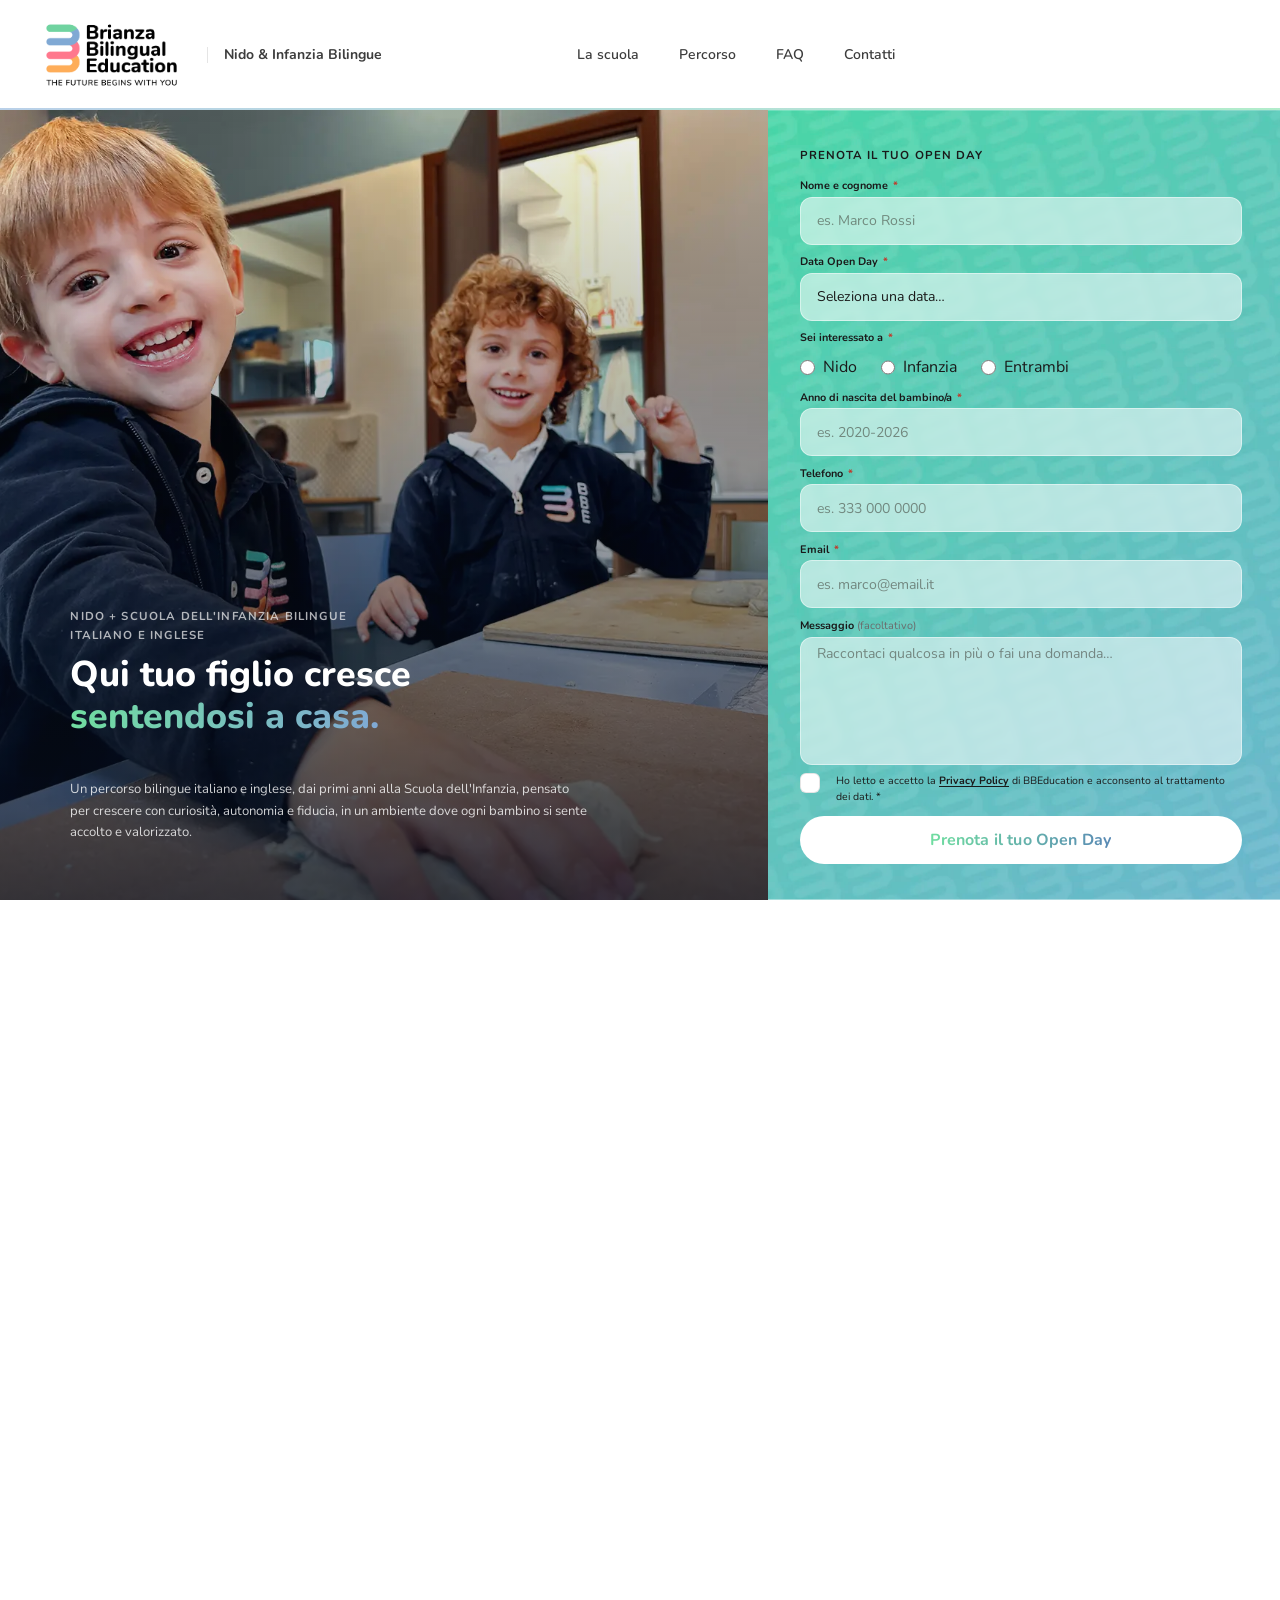
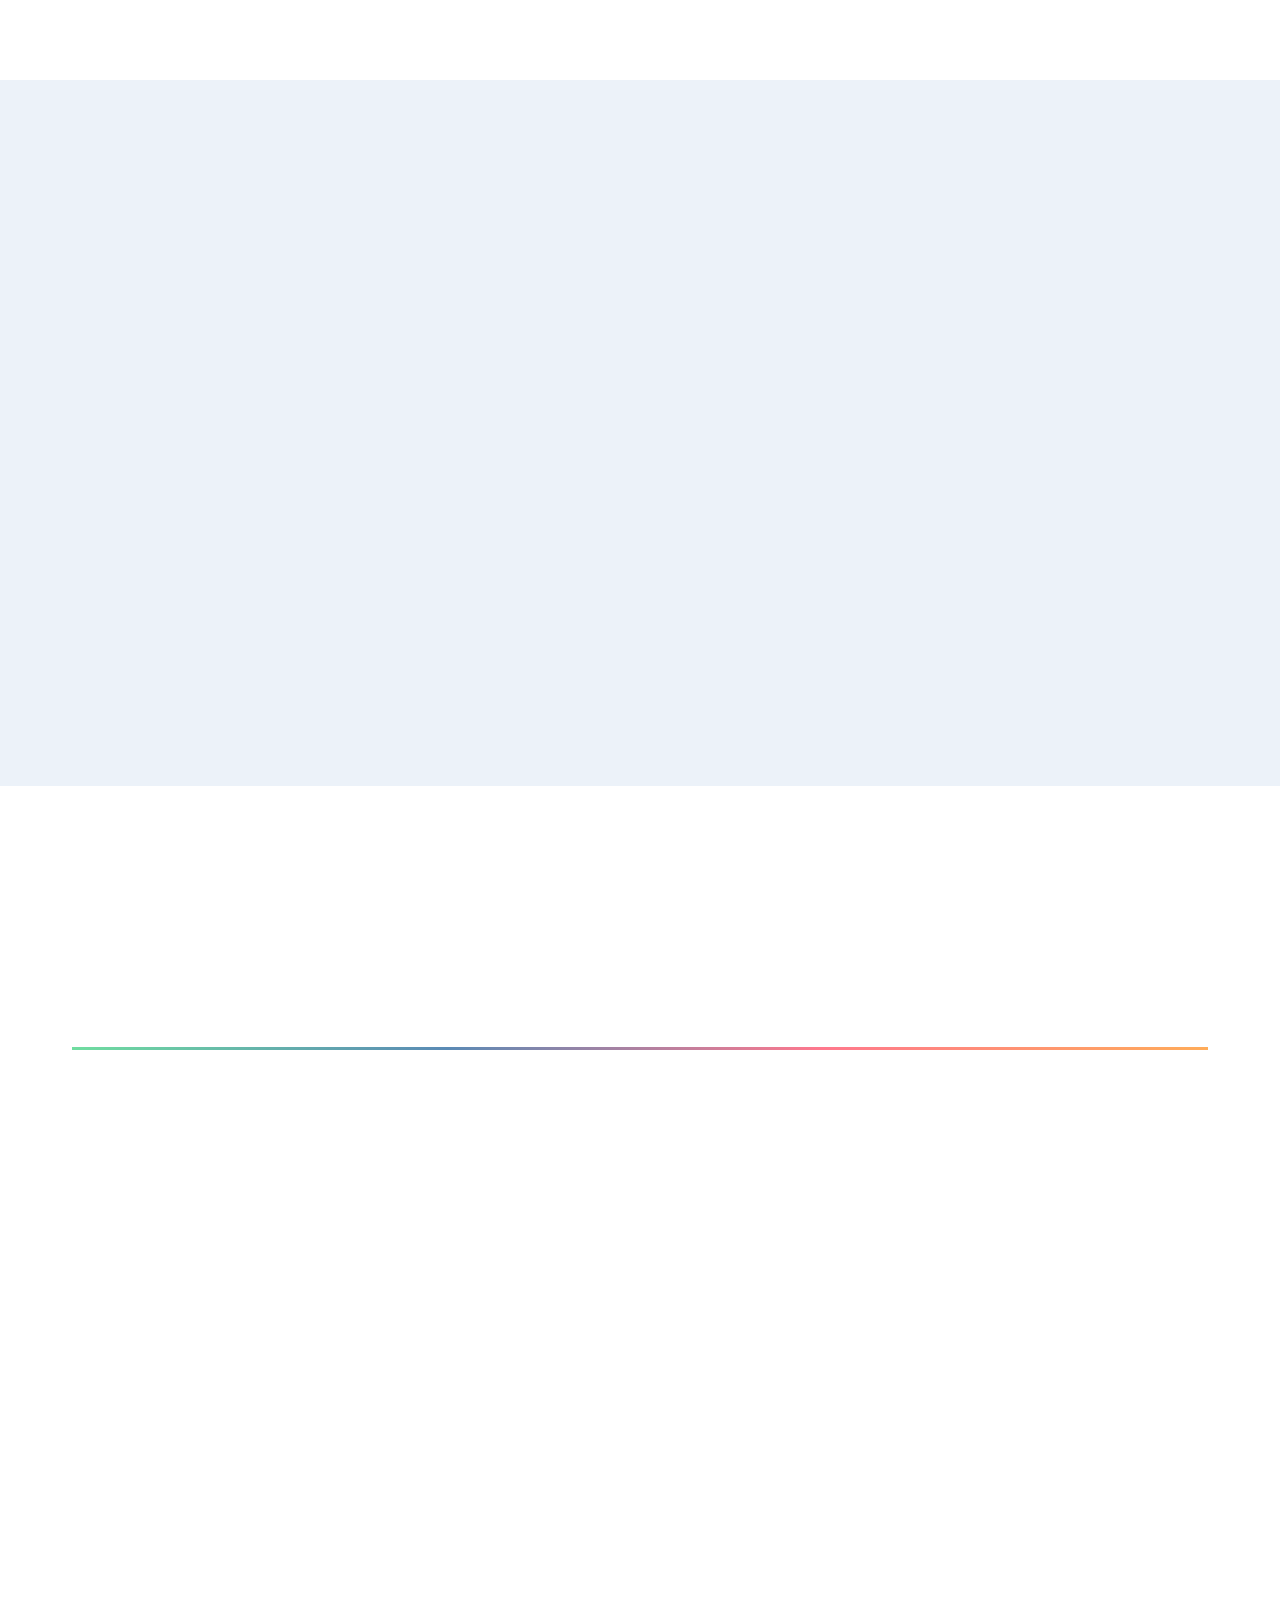
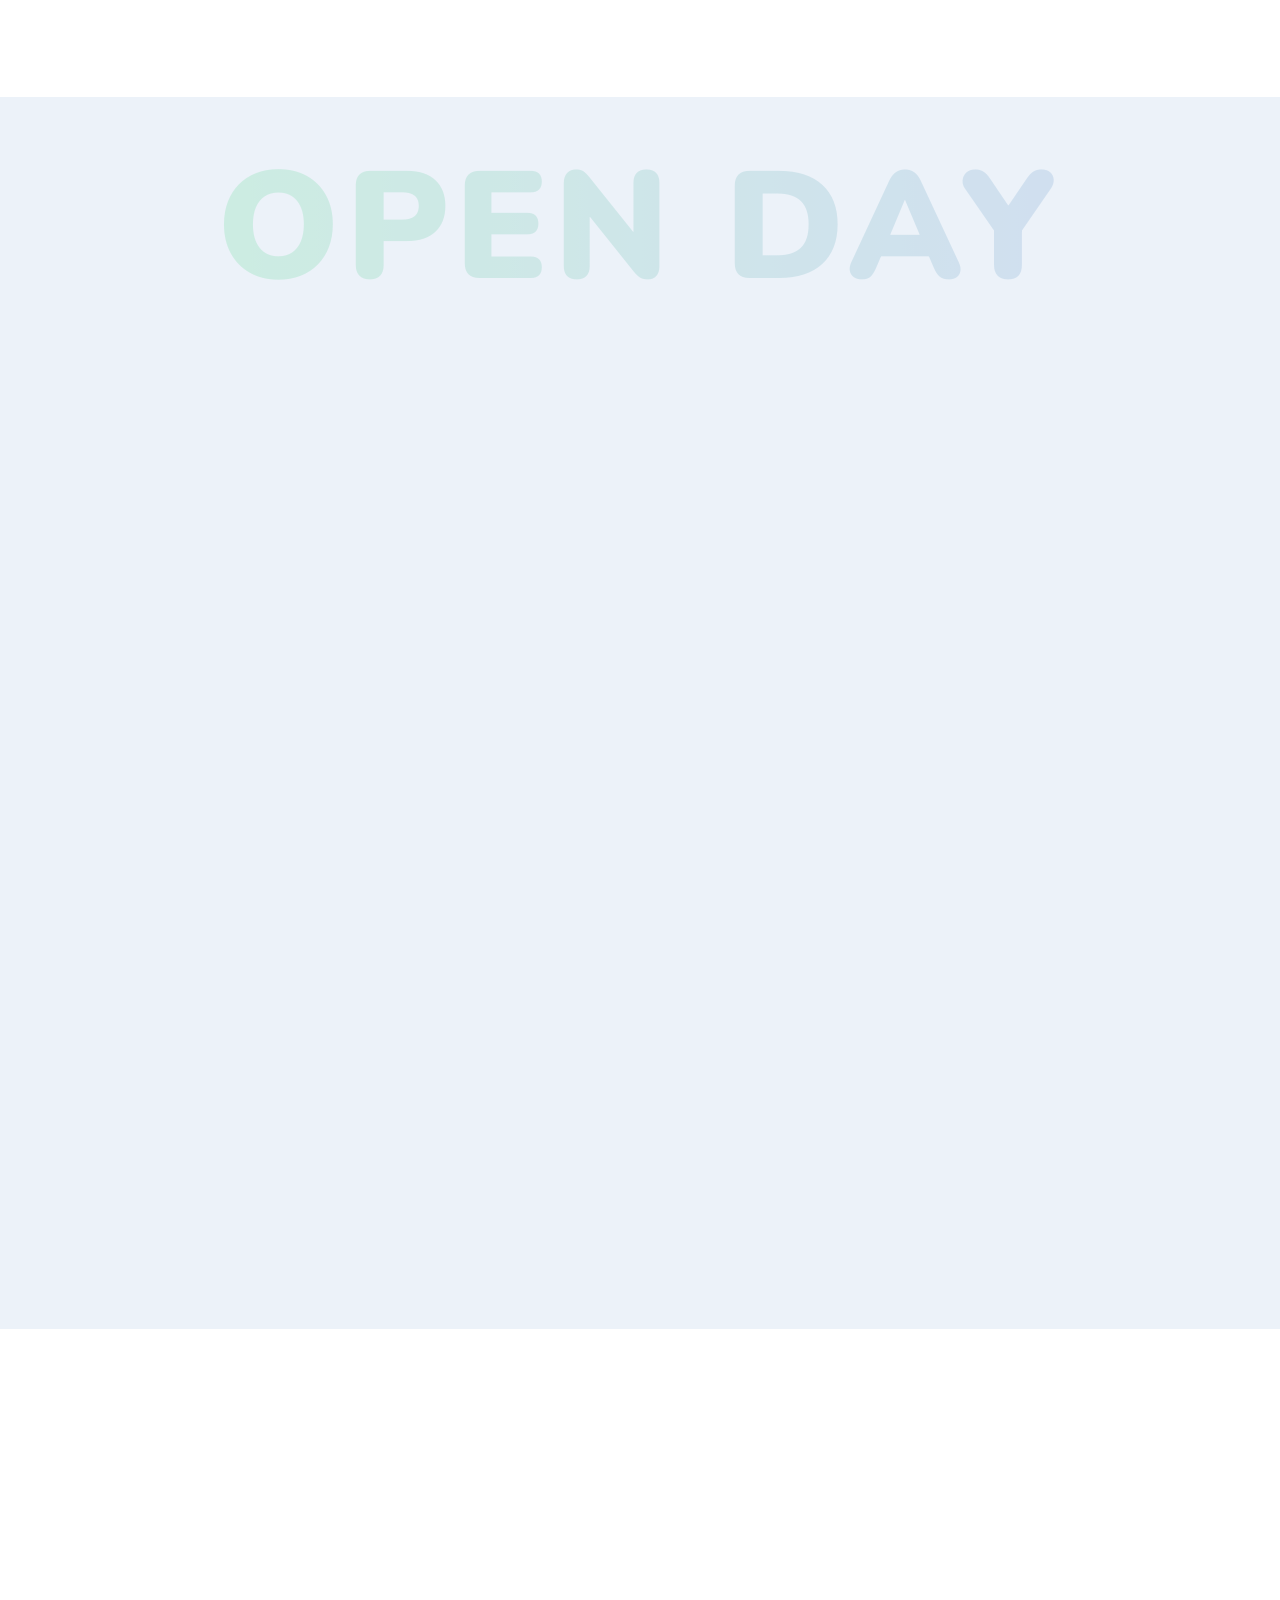
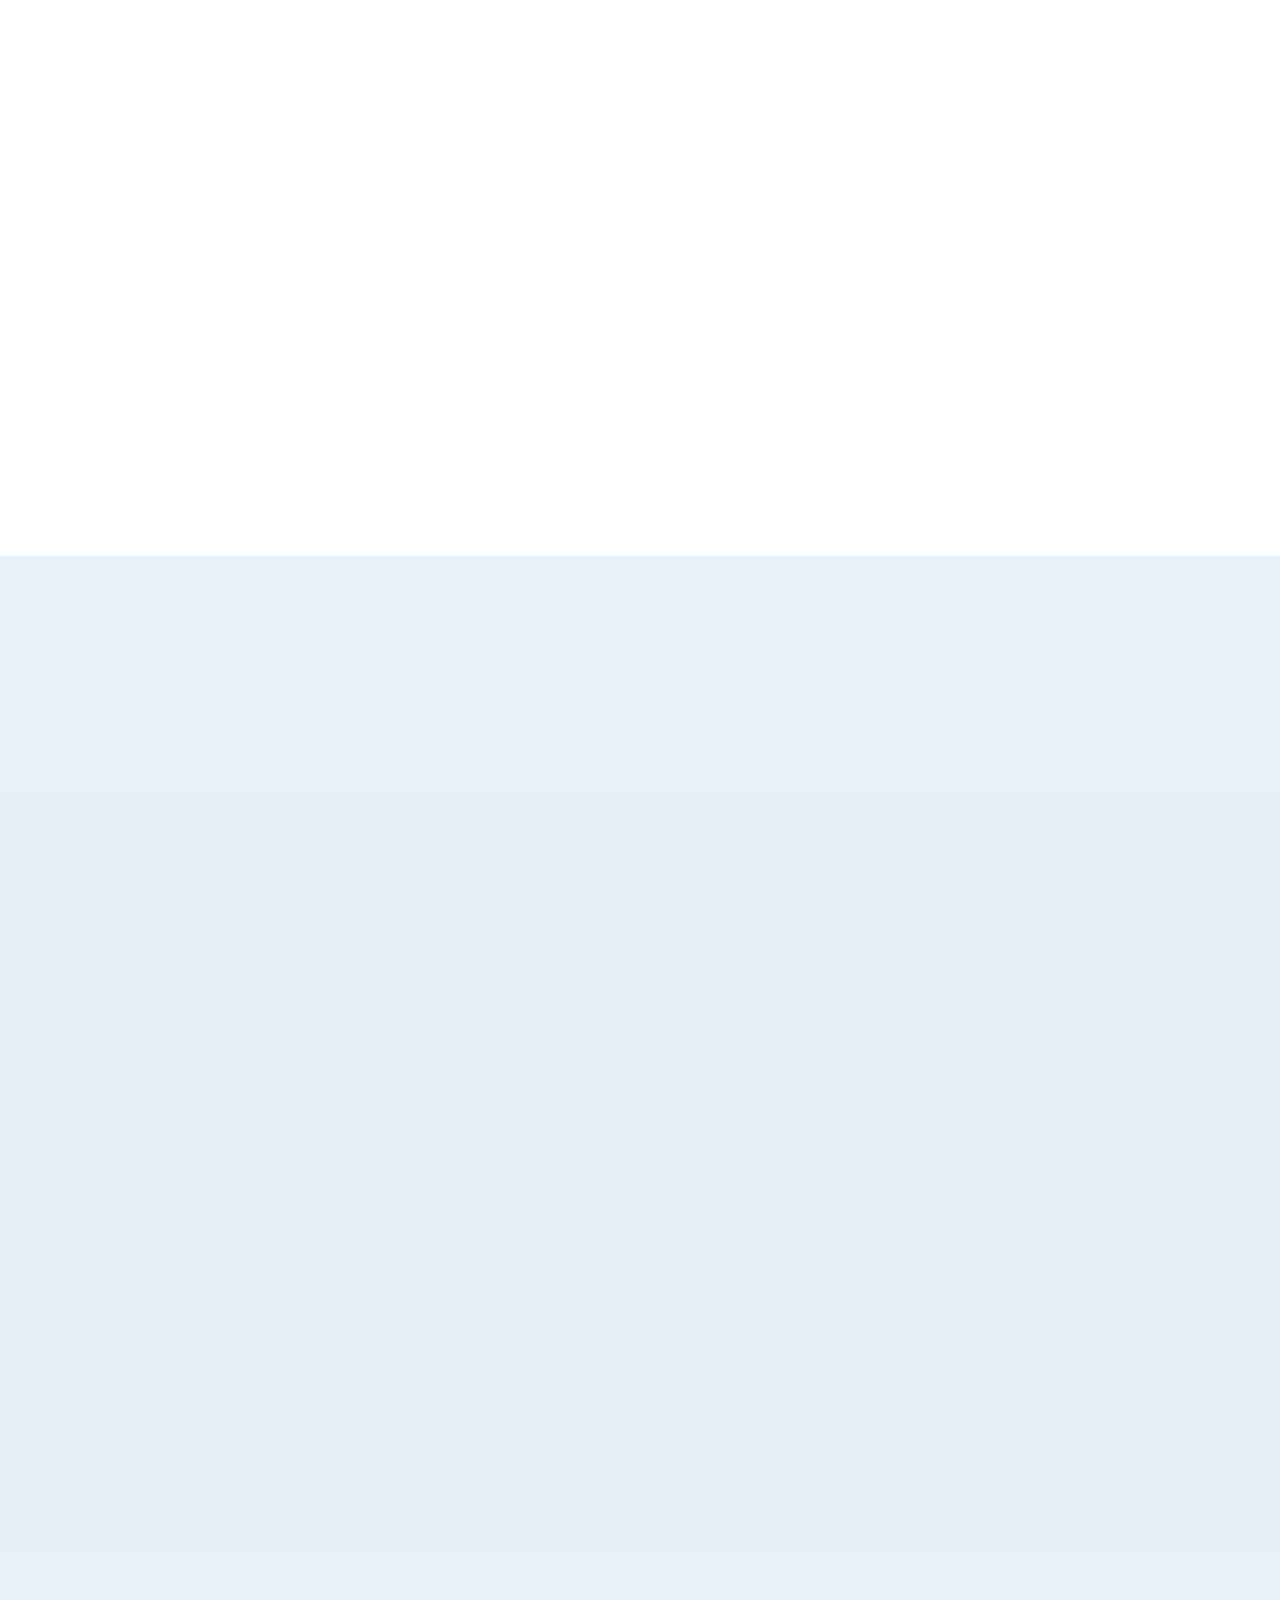
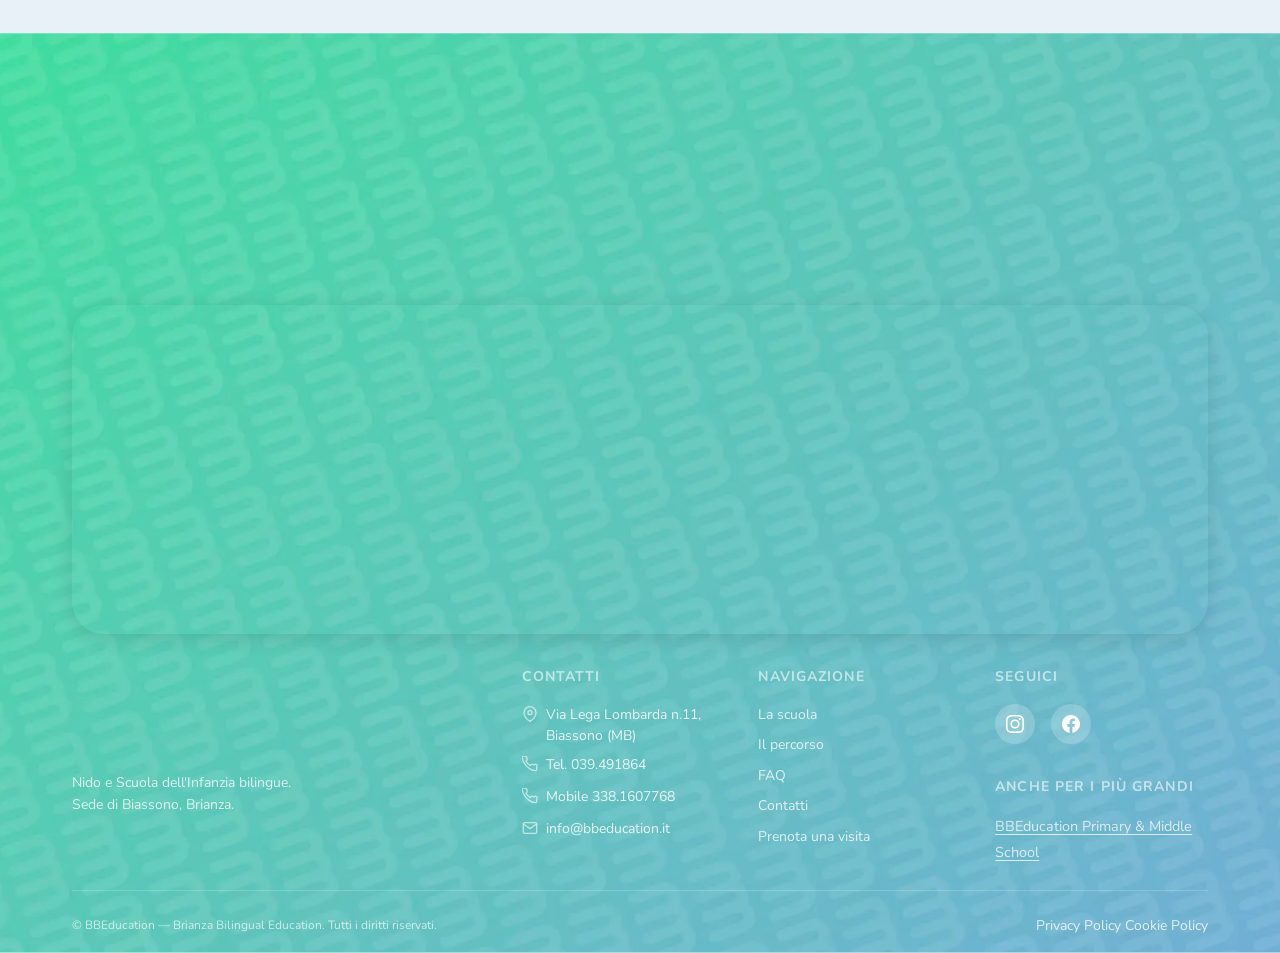
<file: index.html>
﻿<!DOCTYPE html>
<html lang="it">
<head>
  <meta charset="UTF-8">
  <meta name="viewport" content="width=device-width, initial-scale=1.0">

  <!-- SEO -->
  <title>Nido e Scuola dell'Infanzia Bilingue a Biassono | Open Day BBEducation</title>
  <meta name="description" content="Scopri il Nido e la Scuola dell'Infanzia bilingue BBEducation a Biassono. Prenota il tuo Open Day: metodo educativo, spazi e staff qualificato.">
  <meta name="robots" content="index, follow">

  <!-- Open Graph -->
  <meta property="og:title" content="Nido e Scuola dell'Infanzia Bilingue a Biassono | BBEducation">
  <meta property="og:description" content="Un ambiente sicuro, familiare e stimolante dove il tuo bambino impara italiano e inglese giocando. Prenota il tuo Open Day.">
  <meta property="og:type" content="website">
  <meta property="og:locale" content="it_IT">
  <!-- TODO: og:image, og:url quando disponibili -->

  <!-- Performance: preload critical font & LCP image -->
  <link rel="preload" href="Font/Nunito-VariableFont_wght.ttf" as="font" type="font/ttf" crossorigin="anonymous">
  <link rel="preload" href="fotobaby/babyhero.webp" as="image">

  <!-- Styles -->
  <link rel="stylesheet" href="css/tokens.css">
  <link rel="stylesheet" href="css/style.css?v=77">

  <!-- Structured data: confermato — nessun dato inventato -->
  <script type="application/ld+json">
  {
    "@context": "https://schema.org",
    "@graph": [
      {
        "@type": "EducationalOrganization",
        "name": "BBEducation — Brianza Bilingual Education",
        "alternateName": "BBEducation Baby",
        "description": "Nido e Scuola dell'Infanzia bilingue a Biassono per bambini da 0 a 6 anni.",
        "address": {
          "@type": "PostalAddress",
          "streetAddress": "Via Lega Lombarda n.11",
          "addressLocality": "Biassono",
          "postalCode": "20853",
          "addressRegion": "MB",
          "addressCountry": "IT"
        },
        "areaServed": "Brianza",
        "knowsLanguage": ["it", "en"]
      },
      {
        "@type": "FAQPage",
        "mainEntity": [
          {
            "@type": "Question",
            "name": "È necessario che mio figlio conosca già l'inglese?",
            "acceptedAnswer": {
              "@type": "Answer",
              "text": "No. Il percorso bilingue è pensato per accompagnare i bambini nell'apprendimento della lingua in modo naturale e progressivo."
            }
          },
          {
            "@type": "Question",
            "name": "Come viene gestito l'inserimento?",
            "acceptedAnswer": {
              "@type": "Answer",
              "text": "L'ambientamento viene accompagnato con attenzione, nel rispetto dei tempi e delle esigenze di ogni bambino."
            }
          },
          {
            "@type": "Question",
            "name": "Posso visitare la scuola prima di iscrivermi?",
            "acceptedAnswer": {
              "@type": "Answer",
              "text": "Certo. L'Open Day è l'occasione per conoscere da vicino BBEducation, il team e il progetto educativo."
            }
          },
          {
            "@type": "Question",
            "name": "Come posso ricevere maggiori informazioni?",
            "acceptedAnswer": {
              "@type": "Answer",
              "text": "Prenota il tuo Open Day: avrai la possibilità di confrontarti direttamente con il nostro team e approfondire tutto ciò che ti interessa."
            }
          }
        ]
      }
    ]
  }
  </script>
  <style>
/* ── Spaziatura uniforme ───────────────────────────────── */
    /* 1) Titolo → sottotitolo: 1rem */
    .section__title + .section__subtitle,
    .section__title + p,
    .section__title + .open-day__intro { margin-top: 1rem !important; }

    /* 2) Contenuto → CTA: 2rem */
    .section__subtitle + .btn,
    .section__subtitle + .hero__cta-group,
    .section__subtitle + div > .btn,
    .method__body + .btn,
    .method__body + a.btn,
    .open-day-agenda + div,
    .open-day__intro + .open-day-agenda { margin-top: 2rem !important; }

    /* 3) Blocchi di testo tra loro: 2rem */
    .method__body + .method__body { margin-top: 2rem !important; }
    p + p { margin-top: 2rem !important; }
    /* hero: la regola p+p non deve toccare headline→subtitle */
    .hero__copy p + p { margin-top: 0 !important; }
    /* footer contatti: gap gestito dal flex container */
    .footer__contact-list p + p { margin-top: 0 !important; }

    /* 4) Elementi della stessa sezione: 2rem */
    .section__header + *,
    .open-day-agenda__badges { gap: 2rem !important; }
    .why-grid { gap: 2rem !important; }
    .continuita-steps { gap: 2rem !important; }
    /* 1 — Una scuola pensata intorno al bambino */
    #why { background: #ffffff !important; }
    /* 2 — Metodo + Bilinguismo */
    #metodo-section { background: #80A9D5 !important; }

    /* Adattamento testi e UI su sfondo azzurro pieno */
    #metodo-section .section__title--left { color: #fff !important; }
    #metodo-section .method__body { color: rgba(255,255,255,0.92) !important; }
    #metodo-section .method__body strong { color: #fff !important; }
    #metodo-section .metodo__feature > span:last-child { color: rgba(255,255,255,0.9) !important; }
    #metodo-section .metodo__feature strong { color: #fff !important; }
    #metodo-section .metodo__feature span[style] { color: rgba(255,255,255,0.85) !important; }
    /* Pulsante: outline bianco semitrasparente */
    #metodo-section .btn-primary {
      background: rgba(255,255,255,0.18) !important;
      color: #fff !important;
      border: 2px solid rgba(255,255,255,0.55) !important;
      box-shadow: none !important;
    }
    #metodo-section .btn-primary:hover {
      background: rgba(255,255,255,0.30) !important;
    }
    /* Dot indicatori — nascosti (singolo pannello) */
    #metodo-section .metodo__dots { display: none !important; }
    /* Open Day — layout split sempre visibile */
    #open-day {
      display: flex !important;
      flex-direction: column !important;
    }
    @media (min-width: 768px) {
      #open-day {
        flex-direction: row !important;
        align-items: stretch !important;
        min-height: calc(100dvh - var(--header-height)) !important;
      }
      #open-day .oda-panel--agenda,
      #open-day .oda-panel--form { flex: 1 1 50% !important; }
    }
    /* Radio group "Sei interessato/a" */
    .percorso-radio-group { display: flex; gap: 1.5rem; flex-wrap: wrap; margin-top: 0.5rem; }
    .percorso-radio-group label { display: flex; align-items: center; gap: 0.5rem; font-weight: 400; cursor: pointer; font-size: var(--text-base); }
    .percorso-radio-group input[type="radio"] { accent-color: #80a9d5; width: 1.1em; height: 1.1em; cursor: pointer; flex-shrink: 0; }
    @media (max-width: 639px) { .percorso-radio-group { gap: 0.75rem 1rem; } }
    @media (max-width: 659px) { .hs-form .form-textarea { min-height: 140px; } }
    @media (max-width: 767px) { .form-textarea { min-height: 120px; } }
    @media (max-width: 1042px) { .hero--split { min-height: 0 !important; height: auto !important; } }
    /* Form panel: comportamento slide-up uguale a PMS (gestito da initFormPanel in app.js) */
    /* 3 — Crescere insieme, scuola e famiglia */
    #famiglie { background: rgba(128,169,213,0.15) !important; }
    /* FAQ: sfondo bianco */
    #faq { background: #ffffff !important; }
    #faq .section__eyebrow { margin-bottom: 2rem !important; }
    /* Info form: sfondo azzurro chiaro */
    #info.info-form-section { background: rgba(128,169,213,0.18) !important; }
    .site-footer { padding-top: 80px !important; }
    @media (max-width: 767px) { .site-footer { padding-top: 48px !important; } }
    .site-footer .container { padding-top: 0 !important; }
    .footer__cta-block { padding-top: 0 !important; }
    .map-container + .footer__grid { margin-top: 2rem !important; }
    /* 5 — Dalla Baby alla Middle */
    #continuita { background: #ffffff !important; }
    #continuita .section__header + .continuita-path { margin-top: 2rem !important; }

    /* Badge età */
    #continuita .pms-badge--baby    { background: rgba(128,169,213,0.18) !important; color: #5a8ab5 !important; }
    #continuita .pms-badge--primary { background: rgba(255,120,141,0.15) !important; color: #FF788D !important; }
    #continuita .pms-badge--middle  { background: rgba(255,172,89,0.18)  !important; color: #FFAC59 !important; }

    /* Label titolo card */
    #continuita .pms-label--baby    { color: #5a8ab5 !important; }
    #continuita .pms-label--primary { color: #FF788D !important; }
    #continuita .pms-label--middle  { color: #FFAC59 !important; }

    /* Active state Baby */
    #continuita .continuita-step--active .continuita-step__badge { background: rgba(128,169,213,0.18) !important; color: #5a8ab5 !important; }
    #continuita .continuita-step--active .continuita-step__label { color: #5a8ab5 !important; }

    /* Linea orizzontale: gradiente baby → primary → middle */
    #continuita .continuita-path::before {
      background: linear-gradient(90deg, #70DDA0 0%, #5a8ab5 33%, #FF788D 66%, #FFAC59 100%) !important;
    }

    /* Connettori verticali */
    #continuita .continuita-step::before { opacity: 1 !important; background: linear-gradient(to bottom, #70DDA0, #5a8ab5) !important; }
    #continuita .continuita-step:nth-child(2)::before { background: linear-gradient(to bottom, #5a8ab5, #FF788D) !important; }
    #continuita .continuita-step:nth-child(3)::before { background: linear-gradient(to bottom, #FF788D, #FFAC59) !important; }
    #continuita .continuita-path.path-in-view .continuita-step::before { opacity: 1 !important; }

    /* Hover stroke — base */
    #continuita .continuita-step::after {
      content: ''; position: absolute; inset: -2px;
      border-radius: calc(var(--radius-lg, 16px) + 2px); padding: 2px;
      -webkit-mask: linear-gradient(#fff 0 0) content-box, linear-gradient(#fff 0 0);
      -webkit-mask-composite: xor;
      mask: linear-gradient(#fff 0 0) content-box, linear-gradient(#fff 0 0);
      mask-composite: exclude;
      --ct-sweep: 0%;
      transition: --ct-sweep 0.75s cubic-bezier(0.22, 1, 0.36, 1);
      z-index: 1; pointer-events: none;
    }
    #continuita .continuita-step:hover::after { --ct-sweep: 100%; }
    @media (hover: none) { #continuita .continuita-step::after { display: none; } }
    #continuita .continuita-step:nth-child(1)::after { background: conic-gradient(from -90deg, #5a8ab5 0% var(--ct-sweep), transparent var(--ct-sweep)); }
    #continuita .continuita-step:nth-child(2)::after { background: conic-gradient(from -90deg, #FF788D 0% var(--ct-sweep), transparent var(--ct-sweep)); }
    #continuita .continuita-step:nth-child(3)::after { background: conic-gradient(from -90deg, #FFAC59 0% var(--ct-sweep), transparent var(--ct-sweep)); }
    /* 6 — Open Day: sfondi separati */
    #open-day { background: none !important; }
    #open-day .oda-panel--agenda { background: rgba(128,169,213,0.15) !important; }
    #open-day .oda-panel--agenda .section__title,
    #open-day .oda-panel--agenda .open-day__intro,
    #open-day .oda-panel--agenda .open-day-date-intro { color: var(--color-text) !important; }
    #open-day .oda-panel--agenda .section__title { margin-bottom: 0 !important; }
    #open-day .oda-panel--agenda .open-day__intro { margin-top: 1rem !important; margin-bottom: 2rem !important; }
    #open-day .oda-panel--agenda .open-day__capacity { color: var(--color-text-muted) !important; border-color: var(--color-border) !important; }
    /* Pulsante gradiente */
    #open-day .oda-panel--agenda .btn-white { background: var(--bbe-baby-gradient) !important; color: #111 !important; border: none !important; margin-top: 2rem !important; }
    @media (max-width: 767px) { #open-day .oda-panel--agenda .btn-white { margin-top: 0 !important; } }
    @media (max-width: 767px) { #open-day .oda-panel--agenda div:has(> a.btn-white) { margin-top: 24px !important; padding-top: 0 !important; } }
    /* Card badge */
    #open-day .oda-panel--agenda .oda-badge { background: #fff !important; }
    #open-day .oda-panel--agenda .oda-badge__icon { background: rgba(128,169,213,0.15) !important; color: var(--bbe-baby-blue) !important; }
    #open-day .oda-panel--agenda .oda-badge__title { color: var(--color-text) !important; }
    #open-day .oda-panel--agenda .oda-badge__body { color: var(--color-text-muted) !important; }
    /* "Durante l'Open Day:" in nero */
    #open-day .oda-panel--agenda .open-day__agenda-label { color: var(--color-text) !important; margin-top: 2rem !important; }
    /* Scritta decorativa "Open Day" in gradiente */
    #open-day .oda-panel--agenda .section__eyebrow {
      background: var(--bbe-baby-gradient) !important;
      -webkit-background-clip: text !important;
      background-clip: text !important;
      color: transparent !important;
      opacity: 0.25 !important;
      margin-top: 2rem !important;
    }
    #open-day .oda-panel--agenda .container { padding-top: 2rem !important; }
    #open-day .oda-panel--form { background: url('gradientiepattern/patterngradientebaby.webp') center / cover no-repeat !important; padding-top: 80px !important; padding-bottom: 80px !important; }
    @media (max-width: 767px) { #open-day .oda-panel--form { padding-top: 48px !important; padding-bottom: 48px !important; } }
    #booking-form-section { margin-top: 0 !important; }
    #open-day .oda-panel--form .section__header { margin-bottom: 2rem !important; }

    /* ════════════════════════════════════════════════════════════
       METODO — pulsante: stessa dimensione del pulsante PMS
    ════════════════════════════════════════════════════════════ */
    #metodo-section .btn-primary {
      padding: 0.65em 1.5em !important;
      min-height: 50px !important;
      font-size: var(--text-base) !important;
      line-height: normal !important;
    }

    /* ════════════════════════════════════════════════════════════
       METODO — mobile (≤759px): riduce gap tra titolo e testi
    ════════════════════════════════════════════════════════════ */
    @media (max-width: 759px) {
      #metodo-section .metodo__panel .section__title {
        margin-bottom: -0.35rem !important;
        font-size: 1.5rem !important;
      }
    }

    /* ════════════════════════════════════════════════════════════
       METODO — desktop sticky: immagine più alta e prominente
    ════════════════════════════════════════════════════════════ */
    @media (min-width: 760px) {
      #metodo-section:not(.metodo--flow) .metodo__img {
        max-width: min(46vw, 500px) !important;
        height: min(clamp(240px, 62svh, 580px), calc(100svh - 110px - 6svh)) !important;
        object-position: center 20% !important;
      }
      #metodo-section:not(.metodo--flow) .metodo__inner {
        align-items: safe center !important;
        padding-top: clamp(1.5rem, 5svh, 3.5rem) !important;
        padding-bottom: clamp(1.5rem, 5svh, 3.5rem) !important;
      }
      #metodo-section:not(.metodo--flow) .metodo__panel .section__title {
        font-size: 1.9rem !important;
      }
    }

    /* ════════════════════════════════════════════════════════════
       METODO — flow mode su viewport LARGHI (≥760px, altezza <560px)
       Quando il viewport è troppo basso per lo sticky ma abbastanza largo
       per due colonne: layout 2 colonne (testo sinistra | immagine destra),
       entrambe le sezioni visibili, non-sticky.
       Stessa logica della sezione Primary/Middle della pagina PMS.
    ════════════════════════════════════════════════════════════ */
    @media (min-width: 760px) {
      /* Inner: altezza automatica */
      #metodo-section.metodo--flow .metodo__inner {
        height: auto !important;
        align-items: flex-start !important;
        padding-top: clamp(var(--space-4), 5svh, var(--space-5)) !important;
        padding-bottom: clamp(var(--space-4), 5svh, var(--space-5)) !important;
      }
      /* Vgrid: colonna verticale di pair */
      #metodo-section.metodo--flow .metodo__vgrid {
        display: flex !important;
        flex-direction: column !important;
        gap: clamp(var(--space-5), 6svh, var(--space-6)) !important;
        align-items: stretch !important;
      }
      /* Ogni pair: CSS Grid 2 colonne uguali — testo sinistra, immagine destra */
      #metodo-section.metodo--flow .metodo__pair {
        display: grid !important;
        grid-template-columns: 1fr 1fr !important;
        grid-template-rows: 1fr !important;
        gap: clamp(1.5rem, 4vw, 3rem) !important;
        align-items: stretch !important;
      }
      /* Panel testo: cella sinistra */
      #metodo-section.metodo--flow .metodo__panel {
        grid-column: 1 !important;
        grid-row: 1 !important;
        min-width: 0 !important;
        padding: var(--space-3) 0 !important;
        gap: 0.35rem !important;
        opacity: 1 !important;
        transform: none !important;
        pointer-events: auto !important;
      }
      /* Titolo: dimensione nel layout a 2 colonne */
      #metodo-section.metodo--flow .metodo__panel .section__title {
        font-size: clamp(1.4rem, 2.5vw, 1.9rem) !important;
        line-height: 1.15 !important;
        margin-bottom: 0.2rem !important;
      }
      /* Immagine: cella destra, si estende all'altezza del testo */
      #metodo-section.metodo--flow .metodo__img {
        grid-column: 2 !important;
        grid-row: 1 !important;
        order: 0 !important;
        width: 100% !important;
        height: clamp(280px, 60svh, 460px) !important;
        min-height: 0 !important;
        max-width: none !important;
        aspect-ratio: auto !important;
        object-fit: cover !important;
        object-position: center 20% !important;
        border-radius: var(--radius-lg) !important;
        opacity: 1 !important;
      }
      /* Dots: non utili in questa modalità */
      #metodo-section.metodo--flow .metodo__dots {
        display: none !important;
      }
    }

    /* Header CTA — visibile solo dopo la hero */
    .header__cta { opacity: 0; pointer-events: none; transition: opacity 0.3s ease; }
    .header__cta.is-visible { opacity: 1; pointer-events: auto; }

    /* ════════════════════════════════════════════════════════════
       HERO — pattern Baby e gradiente CTA verde/azzurro
    ════════════════════════════════════════════════════════════ */
    .hs-right {
      background-image: url('gradientiepattern/patterngradientebaby.webp') !important;
      background-size: cover !important;
      background-position: center !important;
    }
    .hs-btn-text {
      background: linear-gradient(90deg, #70DDA0 0%, #5a8ab5 100%) !important;
      -webkit-background-clip: text !important;
      background-clip: text !important;
      -webkit-text-fill-color: transparent !important;
    }

    /* ════════════════════════════════════════════════════════════
       RESPONSIVE — Gerarchia tipografica mobile (hero + globale)
    ════════════════════════════════════════════════════════════ */
    @media (max-width: 767px) {
      .section__subtitle { font-size: 1.125rem !important; line-height: 1.6 !important; }
      .hero__headline { font-size: clamp(1.3rem, 6vw, 1.75rem) !important; }
      .hero__eyebrow { font-size: 0.7rem !important; }
      .btn-primary, .btn-white { max-width: 100% !important; }
    }
</style>
</head>

<body>

  <!-- Skip to main content -->
  <a class="skip-link" href="#main-content">Vai al contenuto principale</a>

  <!-- ============================================================
       1. HEADER STICKY
  ============================================================ -->
  <header class="site-header" role="banner">
    <div class="container header__inner">

      <!-- Brand -->
      <a href="#" class="header__brand" aria-label="BBEducation — torna all'inizio della pagina">
        <img
          src="logo/BBEnormalelogofull.webp"
          alt="BBEducation logo"
          class="header__logo"
          width="315"
          height="90"
        >
        <span class="header__label">Nido &amp; Infanzia Bilingue</span>
      </a>

      <!-- Nav minimale -->
      <nav class="header__nav" aria-label="Navigazione principale">
        <ul>
          <li><a href="#why">La scuola</a></li>
          <li><a href="#continuita">Percorso</a></li>
          <li><a href="#faq">FAQ</a></li>
          <li><a href="#info">Contatti</a></li>
        </ul>
      </nav>

      <!-- CTA primaria -->
      <div class="header__cta">
        <a href="#hero" class="btn btn-primary">Prenota una visita</a>
      </div>

    </div>
  </header>

  <!-- ============================================================
       MAIN
  ============================================================ -->
  <main id="main-content">

    <!-- ==========================================================
         2. HERO — split layout (immagine sinistra, form destra)
    ========================================================== -->
    <section id="hero" class="hero hero--split" aria-labelledby="hero-h1">

      <!-- Colonna sinistra: immagine + overlay + testo -->
      <div class="hs-left">
        <img
          src="fotobaby/babyhero.webp"
          alt=""
          class="hs-left__img"
          width="840"
          height="960"
          fetchpriority="high"
          decoding="async"
        >
        <div class="hs-left__overlay" aria-hidden="true"></div>
        <div class="hs-left__content">
          <p class="hero__eyebrow">NIDO + SCUOLA DELL'INFANZIA BILINGUE <br class="m-br">ITALIANO E INGLESE</p>
          <h1 id="hero-h1" class="hero__h1">Nido e Scuola dell'Infanzia Bilingue a Biassono</h1>
          <p class="hero__headline">Qui tuo figlio cresce<br><span>sentendosi a casa.</span></p>
          <p class="hero__subtitle">Un percorso bilingue italiano e inglese, dai primi anni alla Scuola dell'Infanzia, pensato per crescere con curiosità, autonomia e&nbsp;fiducia, in un ambiente dove ogni bambino si sente accolto e&nbsp;valorizzato.</p>
        </div>
      </div>

      <!-- Colonna destra: form prenotazione -->
      <div class="hs-right">
        <div class="hs-right__content">

          <p class="hs-form-title">Prenota il tuo Open Day</p>

          <form id="hero-booking-form" class="hs-form" novalidate>

            <div class="form-field">
              <label class="form-label" for="hero-name">
                Nome e cognome <span class="required-marker" aria-hidden="true">*</span>
              </label>
              <input type="text" id="hero-name" class="form-input" autocomplete="name"
                required aria-required="true" placeholder="es. Marco Rossi">
            </div>

            <div class="form-field">
              <label class="form-label" for="hero-date">
                Data Open Day <span class="required-marker" aria-hidden="true">*</span>
              </label>
              <select id="hero-date" class="form-select" required aria-required="true">
                <option value="" disabled selected>Seleziona una data&hellip;</option>
              </select>
            </div>

            <div class="form-field">
              <fieldset style="border:none; padding:0; margin:0;">
                <legend class="form-label">
                  Sei interessato a <span class="required-marker" aria-hidden="true">*</span>
                </legend>
                <div class="percorso-radio-group">
                  <label>
                    <input type="radio" name="hero-interesse" value="nido" required> Nido
                  </label>
                  <label>
                    <input type="radio" name="hero-interesse" value="infanzia"> Infanzia
                  </label>
                  <label>
                    <input type="radio" name="hero-interesse" value="entrambi"> Entrambi
                  </label>
                </div>
              </fieldset>
            </div>

            <div class="form-field">
              <label class="form-label" for="hero-child-year">
                Anno di nascita del bambino/a <span class="required-marker" aria-hidden="true">*</span>
              </label>
              <input type="text" id="hero-child-year" class="form-input" autocomplete="off"
                inputmode="numeric" required aria-required="true" placeholder="es. 2020-2026">
            </div>

            <div class="form-field">
              <label class="form-label" for="hero-phone">
                Telefono <span class="required-marker" aria-hidden="true">*</span>
              </label>
              <input type="tel" id="hero-phone" class="form-input" autocomplete="tel"
                inputmode="tel" required aria-required="true" placeholder="es. 333 000 0000">
            </div>

            <div class="form-field">
              <label class="form-label" for="hero-email">
                Email <span class="required-marker" aria-hidden="true">*</span>
              </label>
              <input type="email" id="hero-email" class="form-input" autocomplete="email"
                required aria-required="true" placeholder="es. marco@email.it">
            </div>

            <div class="form-field hs-form__message">
              <label class="form-label" for="hero-message">
                Messaggio <span style="font-weight:400; color:var(--color-text-muted);">(facoltativo)</span>
              </label>
              <textarea id="hero-message" class="form-textarea" autocomplete="off"
                placeholder="Raccontaci qualcosa in più o fai una domanda…"></textarea>
            </div>

            <div class="form-field" style="margin-top: 0;">
              <div class="form-check">
                <input type="checkbox" id="hero-privacy" required aria-required="true">
                <label for="hero-privacy">
                  Ho letto e accetto la
                  <a href="#" target="_blank" rel="noopener noreferrer">Privacy Policy</a>
                  di BBEducation e acconsento al trattamento dei dati.
                  <span class="required-marker" aria-hidden="true">*</span>
                </label>
              </div>
            </div>

            <div class="form-submit-area">
              <button type="submit" class="btn btn--compact hs-btn-gradient">
                <span class="hs-btn-text">Prenota il tuo Open Day</span>
              </button>
            </div>

          </form>
        </div>
      </div>

    </section><!-- /.hero -->

    <!-- recensioni rimosse -->
    <div style="display:none;">
        <div class="reviews-plugin-wrapper" aria-label="Recensioni Google">
          <div class="reviews-marquee">
            <div class="reviews-grid" aria-hidden="false">
              <!-- Set 1 -->
              <article class="review-card">
                <div class="review-card__stars" aria-label="5 stelle">★★★★★</div>
                <p class="review-card__text">"Ambiente caldo, Lorenzo si è ambientato subito. Educatrici davvero eccezionali."</p>
                <p class="review-card__author">Famiglia Rossetti</p>
                <div class="review-card__source" aria-label="Recensione Google"><svg viewBox="0 0 24 24" width="16" height="16" aria-hidden="true"><path fill="#4285F4" d="M22.56 12.25c0-.78-.07-1.53-.2-2.25H12v4.26h5.92c-.26 1.37-1.04 2.53-2.21 3.31v2.77h3.57c2.08-1.92 3.28-4.74 3.28-8.09z"/><path fill="#34A853" d="M12 23c2.97 0 5.46-.98 7.28-2.66l-3.57-2.77c-.98.66-2.23 1.06-3.71 1.06-2.86 0-5.29-1.93-6.16-4.53H2.18v2.84C3.99 20.53 7.7 23 12 23z"/><path fill="#FBBC05" d="M5.84 14.09c-.22-.66-.35-1.36-.35-2.09s.13-1.43.35-2.09V7.07H2.18C1.43 8.55 1 10.22 1 12s.43 3.45 1.18 4.93l2.85-2.22.81-.62z"/><path fill="#EA4335" d="M12 5.38c1.62 0 3.06.56 4.21 1.64l3.15-3.15C17.45 2.09 14.97 1 12 1 7.7 1 3.99 3.47 2.18 7.07l3.66 2.84c.87-2.6 3.3-4.53 6.16-4.53z"/></svg></div>
              </article>
              <article class="review-card">
                <div class="review-card__stars" aria-label="5 stelle">★★★★★</div>
                <p class="review-card__text">"Giulia a 4 anni risponde già in inglese. Approccio naturale, mai forzato."</p>
                <p class="review-card__author">Famiglia Bianchi</p>
                <div class="review-card__source" aria-label="Recensione Google"><svg viewBox="0 0 24 24" width="16" height="16" aria-hidden="true"><path fill="#4285F4" d="M22.56 12.25c0-.78-.07-1.53-.2-2.25H12v4.26h5.92c-.26 1.37-1.04 2.53-2.21 3.31v2.77h3.57c2.08-1.92 3.28-4.74 3.28-8.09z"/><path fill="#34A853" d="M12 23c2.97 0 5.46-.98 7.28-2.66l-3.57-2.77c-.98.66-2.23 1.06-3.71 1.06-2.86 0-5.29-1.93-6.16-4.53H2.18v2.84C3.99 20.53 7.7 23 12 23z"/><path fill="#FBBC05" d="M5.84 14.09c-.22-.66-.35-1.36-.35-2.09s.13-1.43.35-2.09V7.07H2.18C1.43 8.55 1 10.22 1 12s.43 3.45 1.18 4.93l2.85-2.22.81-.62z"/><path fill="#EA4335" d="M12 5.38c1.62 0 3.06.56 4.21 1.64l3.15-3.15C17.45 2.09 14.97 1 12 1 7.7 1 3.99 3.47 2.18 7.07l3.66 2.84c.87-2.6 3.3-4.53 6.16-4.53z"/></svg></div>
              </article>
              <article class="review-card">
                <div class="review-card__stars" aria-label="5 stelle">★★★★★</div>
                <p class="review-card__text">"Dall'Open Day era chiaro: team professionale e progetto solido. Marco cresciuto tantissimo."</p>
                <p class="review-card__author">Famiglia Colombo</p>
                <div class="review-card__source" aria-label="Recensione Google"><svg viewBox="0 0 24 24" width="16" height="16" aria-hidden="true"><path fill="#4285F4" d="M22.56 12.25c0-.78-.07-1.53-.2-2.25H12v4.26h5.92c-.26 1.37-1.04 2.53-2.21 3.31v2.77h3.57c2.08-1.92 3.28-4.74 3.28-8.09z"/><path fill="#34A853" d="M12 23c2.97 0 5.46-.98 7.28-2.66l-3.57-2.77c-.98.66-2.23 1.06-3.71 1.06-2.86 0-5.29-1.93-6.16-4.53H2.18v2.84C3.99 20.53 7.7 23 12 23z"/><path fill="#FBBC05" d="M5.84 14.09c-.22-.66-.35-1.36-.35-2.09s.13-1.43.35-2.09V7.07H2.18C1.43 8.55 1 10.22 1 12s.43 3.45 1.18 4.93l2.85-2.22.81-.62z"/><path fill="#EA4335" d="M12 5.38c1.62 0 3.06.56 4.21 1.64l3.15-3.15C17.45 2.09 14.97 1 12 1 7.7 1 3.99 3.47 2.18 7.07l3.66 2.84c.87-2.6 3.3-4.53 6.16-4.53z"/></svg></div>
              </article>
              <article class="review-card">
                <div class="review-card__stars" aria-label="5 stelle">★★★★★</div>
                <p class="review-card__text">"Due anni qui e nostra figlia torna a casa felice ogni giorno, con nuove parole in inglese."</p>
                <p class="review-card__author">Famiglia De Angelis</p>
                <div class="review-card__source" aria-label="Recensione Google"><svg viewBox="0 0 24 24" width="16" height="16" aria-hidden="true"><path fill="#4285F4" d="M22.56 12.25c0-.78-.07-1.53-.2-2.25H12v4.26h5.92c-.26 1.37-1.04 2.53-2.21 3.31v2.77h3.57c2.08-1.92 3.28-4.74 3.28-8.09z"/><path fill="#34A853" d="M12 23c2.97 0 5.46-.98 7.28-2.66l-3.57-2.77c-.98.66-2.23 1.06-3.71 1.06-2.86 0-5.29-1.93-6.16-4.53H2.18v2.84C3.99 20.53 7.7 23 12 23z"/><path fill="#FBBC05" d="M5.84 14.09c-.22-.66-.35-1.36-.35-2.09s.13-1.43.35-2.09V7.07H2.18C1.43 8.55 1 10.22 1 12s.43 3.45 1.18 4.93l2.85-2.22.81-.62z"/><path fill="#EA4335" d="M12 5.38c1.62 0 3.06.56 4.21 1.64l3.15-3.15C17.45 2.09 14.97 1 12 1 7.7 1 3.99 3.47 2.18 7.07l3.66 2.84c.87-2.6 3.3-4.53 6.16-4.53z"/></svg></div>
              </article>
              <!-- Set 2 — clone per loop seamless -->
              <article class="review-card" aria-hidden="true">
                <div class="review-card__stars">★★★★★</div>
                <p class="review-card__text">"Ambiente caldo, Lorenzo si è ambientato subito. Educatrici davvero eccezionali."</p>
                <p class="review-card__author">Famiglia Rossetti</p>
                <div class="review-card__source"><svg viewBox="0 0 24 24" width="16" height="16" aria-hidden="true"><path fill="#4285F4" d="M22.56 12.25c0-.78-.07-1.53-.2-2.25H12v4.26h5.92c-.26 1.37-1.04 2.53-2.21 3.31v2.77h3.57c2.08-1.92 3.28-4.74 3.28-8.09z"/><path fill="#34A853" d="M12 23c2.97 0 5.46-.98 7.28-2.66l-3.57-2.77c-.98.66-2.23 1.06-3.71 1.06-2.86 0-5.29-1.93-6.16-4.53H2.18v2.84C3.99 20.53 7.7 23 12 23z"/><path fill="#FBBC05" d="M5.84 14.09c-.22-.66-.35-1.36-.35-2.09s.13-1.43.35-2.09V7.07H2.18C1.43 8.55 1 10.22 1 12s.43 3.45 1.18 4.93l2.85-2.22.81-.62z"/><path fill="#EA4335" d="M12 5.38c1.62 0 3.06.56 4.21 1.64l3.15-3.15C17.45 2.09 14.97 1 12 1 7.7 1 3.99 3.47 2.18 7.07l3.66 2.84c.87-2.6 3.3-4.53 6.16-4.53z"/></svg></div>
              </article>
              <article class="review-card" aria-hidden="true">
                <div class="review-card__stars">★★★★★</div>
                <p class="review-card__text">"Giulia a 4 anni risponde già in inglese. Approccio naturale, mai forzato."</p>
                <p class="review-card__author">Famiglia Bianchi</p>
                <div class="review-card__source"><svg viewBox="0 0 24 24" width="16" height="16" aria-hidden="true"><path fill="#4285F4" d="M22.56 12.25c0-.78-.07-1.53-.2-2.25H12v4.26h5.92c-.26 1.37-1.04 2.53-2.21 3.31v2.77h3.57c2.08-1.92 3.28-4.74 3.28-8.09z"/><path fill="#34A853" d="M12 23c2.97 0 5.46-.98 7.28-2.66l-3.57-2.77c-.98.66-2.23 1.06-3.71 1.06-2.86 0-5.29-1.93-6.16-4.53H2.18v2.84C3.99 20.53 7.7 23 12 23z"/><path fill="#FBBC05" d="M5.84 14.09c-.22-.66-.35-1.36-.35-2.09s.13-1.43.35-2.09V7.07H2.18C1.43 8.55 1 10.22 1 12s.43 3.45 1.18 4.93l2.85-2.22.81-.62z"/><path fill="#EA4335" d="M12 5.38c1.62 0 3.06.56 4.21 1.64l3.15-3.15C17.45 2.09 14.97 1 12 1 7.7 1 3.99 3.47 2.18 7.07l3.66 2.84c.87-2.6 3.3-4.53 6.16-4.53z"/></svg></div>
              </article>
              <article class="review-card" aria-hidden="true">
                <div class="review-card__stars">★★★★★</div>
                <p class="review-card__text">"Dall'Open Day era chiaro: team professionale e progetto solido. Marco cresciuto tantissimo."</p>
                <p class="review-card__author">Famiglia Colombo</p>
                <div class="review-card__source"><svg viewBox="0 0 24 24" width="16" height="16" aria-hidden="true"><path fill="#4285F4" d="M22.56 12.25c0-.78-.07-1.53-.2-2.25H12v4.26h5.92c-.26 1.37-1.04 2.53-2.21 3.31v2.77h3.57c2.08-1.92 3.28-4.74 3.28-8.09z"/><path fill="#34A853" d="M12 23c2.97 0 5.46-.98 7.28-2.66l-3.57-2.77c-.98.66-2.23 1.06-3.71 1.06-2.86 0-5.29-1.93-6.16-4.53H2.18v2.84C3.99 20.53 7.7 23 12 23z"/><path fill="#FBBC05" d="M5.84 14.09c-.22-.66-.35-1.36-.35-2.09s.13-1.43.35-2.09V7.07H2.18C1.43 8.55 1 10.22 1 12s.43 3.45 1.18 4.93l2.85-2.22.81-.62z"/><path fill="#EA4335" d="M12 5.38c1.62 0 3.06.56 4.21 1.64l3.15-3.15C17.45 2.09 14.97 1 12 1 7.7 1 3.99 3.47 2.18 7.07l3.66 2.84c.87-2.6 3.3-4.53 6.16-4.53z"/></svg></div>
              </article>
              <article class="review-card" aria-hidden="true">
                <div class="review-card__stars">★★★★★</div>
                <p class="review-card__text">"Due anni qui e nostra figlia torna a casa felice ogni giorno, con nuove parole in inglese."</p>
                <p class="review-card__author">Famiglia De Angelis</p>
                <div class="review-card__source"><svg viewBox="0 0 24 24" width="16" height="16" aria-hidden="true"><path fill="#4285F4" d="M22.56 12.25c0-.78-.07-1.53-.2-2.25H12v4.26h5.92c-.26 1.37-1.04 2.53-2.21 3.31v2.77h3.57c2.08-1.92 3.28-4.74 3.28-8.09z"/><path fill="#34A853" d="M12 23c2.97 0 5.46-.98 7.28-2.66l-3.57-2.77c-.98.66-2.23 1.06-3.71 1.06-2.86 0-5.29-1.93-6.16-4.53H2.18v2.84C3.99 20.53 7.7 23 12 23z"/><path fill="#FBBC05" d="M5.84 14.09c-.22-.66-.35-1.36-.35-2.09s.13-1.43.35-2.09V7.07H2.18C1.43 8.55 1 10.22 1 12s.43 3.45 1.18 4.93l2.85-2.22.81-.62z"/><path fill="#EA4335" d="M12 5.38c1.62 0 3.06.56 4.21 1.64l3.15-3.15C17.45 2.09 14.97 1 12 1 7.7 1 3.99 3.47 2.18 7.07l3.66 2.84c.87-2.6 3.3-4.53 6.16-4.53z"/></svg></div>
              </article>
              <!-- Set 3 — secondo clone per copertura viewport ampi -->
              <article class="review-card" aria-hidden="true">
                <div class="review-card__stars">★★★★★</div>
                <p class="review-card__text">"Ambiente caldo, Lorenzo si è ambientato subito. Educatrici davvero eccezionali."</p>
                <p class="review-card__author">Famiglia Rossetti</p>
                <div class="review-card__source"><svg viewBox="0 0 24 24" width="16" height="16" aria-hidden="true"><path fill="#4285F4" d="M22.56 12.25c0-.78-.07-1.53-.2-2.25H12v4.26h5.92c-.26 1.37-1.04 2.53-2.21 3.31v2.77h3.57c2.08-1.92 3.28-4.74 3.28-8.09z"/><path fill="#34A853" d="M12 23c2.97 0 5.46-.98 7.28-2.66l-3.57-2.77c-.98.66-2.23 1.06-3.71 1.06-2.86 0-5.29-1.93-6.16-4.53H2.18v2.84C3.99 20.53 7.7 23 12 23z"/><path fill="#FBBC05" d="M5.84 14.09c-.22-.66-.35-1.36-.35-2.09s.13-1.43.35-2.09V7.07H2.18C1.43 8.55 1 10.22 1 12s.43 3.45 1.18 4.93l2.85-2.22.81-.62z"/><path fill="#EA4335" d="M12 5.38c1.62 0 3.06.56 4.21 1.64l3.15-3.15C17.45 2.09 14.97 1 12 1 7.7 1 3.99 3.47 2.18 7.07l3.66 2.84c.87-2.6 3.3-4.53 6.16-4.53z"/></svg></div>
              </article>
              <article class="review-card" aria-hidden="true">
                <div class="review-card__stars">★★★★★</div>
                <p class="review-card__text">"Giulia a 4 anni risponde già in inglese. Approccio naturale, mai forzato."</p>
                <p class="review-card__author">Famiglia Bianchi</p>
                <div class="review-card__source"><svg viewBox="0 0 24 24" width="16" height="16" aria-hidden="true"><path fill="#4285F4" d="M22.56 12.25c0-.78-.07-1.53-.2-2.25H12v4.26h5.92c-.26 1.37-1.04 2.53-2.21 3.31v2.77h3.57c2.08-1.92 3.28-4.74 3.28-8.09z"/><path fill="#34A853" d="M12 23c2.97 0 5.46-.98 7.28-2.66l-3.57-2.77c-.98.66-2.23 1.06-3.71 1.06-2.86 0-5.29-1.93-6.16-4.53H2.18v2.84C3.99 20.53 7.7 23 12 23z"/><path fill="#FBBC05" d="M5.84 14.09c-.22-.66-.35-1.36-.35-2.09s.13-1.43.35-2.09V7.07H2.18C1.43 8.55 1 10.22 1 12s.43 3.45 1.18 4.93l2.85-2.22.81-.62z"/><path fill="#EA4335" d="M12 5.38c1.62 0 3.06.56 4.21 1.64l3.15-3.15C17.45 2.09 14.97 1 12 1 7.7 1 3.99 3.47 2.18 7.07l3.66 2.84c.87-2.6 3.3-4.53 6.16-4.53z"/></svg></div>
              </article>
              <article class="review-card" aria-hidden="true">
                <div class="review-card__stars">★★★★★</div>
                <p class="review-card__text">"Dall'Open Day era chiaro: team professionale e progetto solido. Marco cresciuto tantissimo."</p>
                <p class="review-card__author">Famiglia Colombo</p>
                <div class="review-card__source"><svg viewBox="0 0 24 24" width="16" height="16" aria-hidden="true"><path fill="#4285F4" d="M22.56 12.25c0-.78-.07-1.53-.2-2.25H12v4.26h5.92c-.26 1.37-1.04 2.53-2.21 3.31v2.77h3.57c2.08-1.92 3.28-4.74 3.28-8.09z"/><path fill="#34A853" d="M12 23c2.97 0 5.46-.98 7.28-2.66l-3.57-2.77c-.98.66-2.23 1.06-3.71 1.06-2.86 0-5.29-1.93-6.16-4.53H2.18v2.84C3.99 20.53 7.7 23 12 23z"/><path fill="#FBBC05" d="M5.84 14.09c-.22-.66-.35-1.36-.35-2.09s.13-1.43.35-2.09V7.07H2.18C1.43 8.55 1 10.22 1 12s.43 3.45 1.18 4.93l2.85-2.22.81-.62z"/><path fill="#EA4335" d="M12 5.38c1.62 0 3.06.56 4.21 1.64l3.15-3.15C17.45 2.09 14.97 1 12 1 7.7 1 3.99 3.47 2.18 7.07l3.66 2.84c.87-2.6 3.3-4.53 6.16-4.53z"/></svg></div>
              </article>
              <article class="review-card" aria-hidden="true">
                <div class="review-card__stars">★★★★★</div>
                <p class="review-card__text">"Due anni qui e nostra figlia torna a casa felice ogni giorno, con nuove parole in inglese."</p>
                <p class="review-card__author">Famiglia De Angelis</p>
                <div class="review-card__source"><svg viewBox="0 0 24 24" width="16" height="16" aria-hidden="true"><path fill="#4285F4" d="M22.56 12.25c0-.78-.07-1.53-.2-2.25H12v4.26h5.92c-.26 1.37-1.04 2.53-2.21 3.31v2.77h3.57c2.08-1.92 3.28-4.74 3.28-8.09z"/><path fill="#34A853" d="M12 23c2.97 0 5.46-.98 7.28-2.66l-3.57-2.77c-.98.66-2.23 1.06-3.71 1.06-2.86 0-5.29-1.93-6.16-4.53H2.18v2.84C3.99 20.53 7.7 23 12 23z"/><path fill="#FBBC05" d="M5.84 14.09c-.22-.66-.35-1.36-.35-2.09s.13-1.43.35-2.09V7.07H2.18C1.43 8.55 1 10.22 1 12s.43 3.45 1.18 4.93l2.85-2.22.81-.62z"/><path fill="#EA4335" d="M12 5.38c1.62 0 3.06.56 4.21 1.64l3.15-3.15C17.45 2.09 14.97 1 12 1 7.7 1 3.99 3.47 2.18 7.07l3.66 2.84c.87-2.6 3.3-4.53 6.16-4.53z"/></svg></div>
              </article>
            </div>
          </div>
        </div>
      </div><!-- /.hero__social -->
    </section><!-- /.hero -->

    <!-- ==========================================================
         4. PERCHÉ BBEDUCATION
    ========================================================== -->
    <section id="why" class="section" aria-labelledby="why-title">
      <div class="container">
        <div class="section__header fade-up">
          <h2 id="why-title" class="section__title">Una scuola pensata intorno al&nbsp;bambino</h2>
          <p class="section__subtitle">
            I primi anni sono fondamentali. Per&nbsp;questo in&nbsp;BBEducation ogni esperienza è
            pensata per&nbsp;accompagnare la&nbsp;crescita di&nbsp;ogni bambino, rispettandone i&nbsp;tempi,
            le&nbsp;caratteristiche e il&nbsp;modo unico di&nbsp;scoprire il&nbsp;mondo.
          </p>
        </div>

        <div class="why-grid">

          <!-- Card 1: Bilinguismo — book-open -->
          <article class="value-card fade-up" aria-labelledby="vc-1-title" role="button" tabindex="0" aria-expanded="false">
            <div class="value-card__flipper">
              <div class="value-card__front">
                <div class="value-card__big-icon" aria-hidden="true">
                  <svg viewBox="0 0 24 24" fill="none" stroke="#70DDA0" stroke-width="1.75" stroke-linecap="round" stroke-linejoin="round" xmlns="http://www.w3.org/2000/svg">
                    <path d="M2 3h6a4 4 0 0 1 4 4v14a3 3 0 0 0-3-3H2z"/><path d="M22 3h-6a4 4 0 0 0-4 4v14a3 3 0 0 1 3-3h7z"/>
                  </svg>
                </div>
                <p class="value-card__front-label">Bilinguismo naturale</p>
                <p class="value-card__hint">scopri di più →</p>
              </div>
              <div class="value-card__back">
                <div class="value-card__back-icon" aria-hidden="true">
                  <svg viewBox="0 0 24 24" fill="none" stroke="#70DDA0" stroke-width="1.75" stroke-linecap="round" stroke-linejoin="round" xmlns="http://www.w3.org/2000/svg">
                    <path d="M2 3h6a4 4 0 0 1 4 4v14a3 3 0 0 0-3-3H2z"/><path d="M22 3h-6a4 4 0 0 0-4 4v14a3 3 0 0 1 3-3h7z"/>
                  </svg>
                </div>
                <h3 id="vc-1-title" class="value-card__title">Bilinguismo naturale</h3>
                <p class="value-card__body">Italiano e inglese fanno parte della quotidianità attraverso il&nbsp;gioco, le&nbsp;attività e le&nbsp;relazioni.</p>
              </div>
            </div>
          </article>

          <!-- Card 2: Metodo — lightbulb -->
          <article class="value-card fade-up" aria-labelledby="vc-2-title" role="button" tabindex="0" aria-expanded="false">
            <div class="value-card__flipper">
              <div class="value-card__front">
                <div class="value-card__big-icon" aria-hidden="true">
                  <svg viewBox="0 0 24 24" fill="none" stroke="#70DDA0" stroke-width="1.75" stroke-linecap="round" stroke-linejoin="round" xmlns="http://www.w3.org/2000/svg">
                    <path d="M15 14c.2-1 .7-1.7 1.5-2.5 1-.9 1.5-2.2 1.5-3.5A6 6 0 0 0 6 8c0 1 .2 2.2 1.5 3.5.7.7 1.3 1.5 1.5 2.5"/><path d="M9 18h6"/><path d="M10 22h4"/>
                  </svg>
                </div>
                <p class="value-card__front-label">Un metodo che fa crescere</p>
                <p class="value-card__hint">scopri di più →</p>
              </div>
              <div class="value-card__back">
                <div class="value-card__back-icon" aria-hidden="true">
                  <svg viewBox="0 0 24 24" fill="none" stroke="#70DDA0" stroke-width="1.75" stroke-linecap="round" stroke-linejoin="round" xmlns="http://www.w3.org/2000/svg">
                    <path d="M15 14c.2-1 .7-1.7 1.5-2.5 1-.9 1.5-2.2 1.5-3.5A6 6 0 0 0 6 8c0 1 .2 2.2 1.5 3.5.7.7 1.3 1.5 1.5 2.5"/><path d="M9 18h6"/><path d="M10 22h4"/>
                  </svg>
                </div>
                <h3 id="vc-2-title" class="value-card__title">Un metodo che fa crescere</h3>
                <p class="value-card__body">Imparare significa esplorare, sperimentare e fare&nbsp;esperienza. Un approccio educativo che stimola curiosità, autonomia e&nbsp;creatività.</p>
              </div>
            </div>
          </article>

          <!-- Card 3: Docenti — Lucide "graduation-cap" -->
          <article class="value-card fade-up" aria-labelledby="vc-3-title" role="button" tabindex="0" aria-expanded="false">
            <div class="value-card__flipper">
              <div class="value-card__front">
                <div class="value-card__big-icon" aria-hidden="true">
                  <svg viewBox="0 0 24 24" fill="none" stroke="#70DDA0" stroke-width="1.75" stroke-linecap="round" stroke-linejoin="round" xmlns="http://www.w3.org/2000/svg">
                    <path d="M22 10v6M2 10l10-5 10 5-10 5z"/><path d="M6 12v5c3 3 9 3 12 0v-5"/>
                  </svg>
                </div>
                <p class="value-card__front-label">Cura e attenzione</p>
                <p class="value-card__hint">scopri di più →</p>
              </div>
              <div class="value-card__back">
                <div class="value-card__back-icon" aria-hidden="true">
                  <svg viewBox="0 0 24 24" fill="none" stroke="#70DDA0" stroke-width="1.75" stroke-linecap="round" stroke-linejoin="round" xmlns="http://www.w3.org/2000/svg">
                    <path d="M22 10v6M2 10l10-5 10 5-10 5z"/><path d="M6 12v5c3 3 9 3 12 0v-5"/>
                  </svg>
                </div>
                <h3 id="vc-3-title" class="value-card__title">Cura e attenzione</h3>
                <p class="value-card__body">Un team educativo competente e&nbsp;attento accompagna ogni&nbsp;bambino con&nbsp;cura, creando ogni&nbsp;giorno un&nbsp;ambiente sereno e&nbsp;stimolante.</p>
              </div>
            </div>
          </article>

          <!-- Card 4: Bambino — Lucide "heart-handshake" -->
          <article class="value-card fade-up" aria-labelledby="vc-4-title" role="button" tabindex="0" aria-expanded="false">
            <div class="value-card__flipper">
              <div class="value-card__front">
                <div class="value-card__big-icon" aria-hidden="true">
                  <svg viewBox="0 0 24 24" fill="none" stroke="#70DDA0" stroke-width="1.75" stroke-linecap="round" stroke-linejoin="round" xmlns="http://www.w3.org/2000/svg">
                    <path d="M19 14c1.49-1.46 3-3.21 3-5.5A5.5 5.5 0 0 0 16.5 3c-1.76 0-3 .5-4.5 2-1.5-1.5-2.74-2-4.5-2A5.5 5.5 0 0 0 2 8.5c0 2.3 1.5 4.05 3 5.5l7 7Z"/><path d="M12 5 9.04 7.96a2.17 2.17 0 0 0 0 3.08c.82.82 2.13.85 3 .07l2.07-1.9a2.82 2.82 0 0 1 3.79 0l2.96 2.66"/><path d="m18 15-2-2"/><path d="m15 18-2-2"/>
                  </svg>
                </div>
                <p class="value-card__front-label">Al centro, ogni bambino</p>
                <p class="value-card__hint">scopri di più →</p>
              </div>
              <div class="value-card__back">
                <div class="value-card__back-icon" aria-hidden="true">
                  <svg viewBox="0 0 24 24" fill="none" stroke="#70DDA0" stroke-width="1.75" stroke-linecap="round" stroke-linejoin="round" xmlns="http://www.w3.org/2000/svg">
                    <path d="M19 14c1.49-1.46 3-3.21 3-5.5A5.5 5.5 0 0 0 16.5 3c-1.76 0-3 .5-4.5 2-1.5-1.5-2.74-2-4.5-2A5.5 5.5 0 0 0 2 8.5c0 2.3 1.5 4.05 3 5.5l7 7Z"/><path d="M12 5 9.04 7.96a2.17 2.17 0 0 0 0 3.08c.82.82 2.13.85 3 .07l2.07-1.9a2.82 2.82 0 0 1 3.79 0l2.96 2.66"/><path d="m18 15-2-2"/><path d="m15 18-2-2"/>
                  </svg>
                </div>
                <h3 id="vc-4-title" class="value-card__title">Al centro, ogni bambino</h3>
                <p class="value-card__body">Ogni bambino ha i&nbsp;propri tempi, le&nbsp;proprie inclinazioni e il&nbsp;proprio modo di&nbsp;scoprire il&nbsp;mondo. Il percorso educativo parte da&nbsp;qui.</p>
              </div>
            </div>
          </article>

        </div>

        <div class="section__cta fade-up" style="text-align:center; margin-top: var(--space-5);">
          <a href="#hero" class="btn btn-primary">Prenota una visita</a>
        </div>

      </div>
    </section>


    <!-- ==========================================================
         5. CRESCERE INSIEME, SCUOLA E FAMIGLIA
    ========================================================== -->
    <section id="famiglie" class="section" aria-labelledby="famiglie-title">
      <div class="container">

        <div class="section__header fade-up">
          <h2 id="famiglie-title" class="section__title">Crescere insieme, scuola e famiglia</h2>
          <p class="section__subtitle">
            Accompagnare un bambino significa anche costruire una relazione di fiducia con la sua famiglia.
          </p>
        </div>

        <div class="open-day-agenda__badges" style="max-width: 700px; margin-inline: auto;">
          <div class="oda-badge fade-up">
            <span class="oda-badge__icon" aria-hidden="true">
              <svg viewBox="0 0 24 24" fill="none" stroke="currentColor" stroke-width="2" stroke-linecap="round" stroke-linejoin="round" width="18" height="18"><path d="M17 21v-2a4 4 0 00-4-4H5a4 4 0 00-4 4v2"/><circle cx="9" cy="7" r="4"/><path d="M23 21v-2a4 4 0 00-3-3.87M16 3.13a4 4 0 010 7.75"/></svg>
            </span>
            <span class="oda-badge__text">
              <strong class="oda-badge__title">Confronto con le educatrici</strong>
              <span class="oda-badge__body">Momenti dedicati per raccontare come cresce tuo figlio, giorno dopo giorno.</span>
            </span>
          </div>
          <div class="oda-badge fade-up">
            <span class="oda-badge__icon" aria-hidden="true">
              <svg viewBox="0 0 24 24" fill="none" stroke="currentColor" stroke-width="2" stroke-linecap="round" stroke-linejoin="round" width="18" height="18"><path d="M21 15a2 2 0 01-2 2H7l-4 4V5a2 2 0 012-2h14a2 2 0 012 2z"/></svg>
            </span>
            <span class="oda-badge__text">
              <strong class="oda-badge__title">Comunicazione con le famiglie</strong>
              <span class="oda-badge__body">La famiglia è sempre aggiornata su ciò che vive il bambino a scuola.</span>
            </span>
          </div>
          <div class="oda-badge fade-up">
            <span class="oda-badge__icon" aria-hidden="true">
              <svg viewBox="0 0 24 24" fill="none" stroke="currentColor" stroke-width="2" stroke-linecap="round" stroke-linejoin="round" width="18" height="18"><path d="M12 2L2 7l10 5 10-5-10-5zM2 17l10 5 10-5M2 12l10 5 10-5"/></svg>
            </span>
            <span class="oda-badge__text">
              <strong class="oda-badge__title">Condivisione del percorso del bambino</strong>
              <span class="oda-badge__body">Il progetto educativo di ogni bambino viene costruito insieme, con attenzione alle sue esigenze individuali.</span>
            </span>
          </div>
          <div class="oda-badge fade-up">
            <span class="oda-badge__icon" aria-hidden="true">
              <svg viewBox="0 0 24 24" fill="none" stroke="currentColor" stroke-width="2" stroke-linecap="round" stroke-linejoin="round" width="18" height="18"><path d="M20.84 4.61a5.5 5.5 0 00-7.78 0L12 5.67l-1.06-1.06a5.5 5.5 0 00-7.78 7.78l1.06 1.06L12 21.23l7.78-7.78 1.06-1.06a5.5 5.5 0 000-7.78z"/></svg>
            </span>
            <span class="oda-badge__text">
              <strong class="oda-badge__title">Attenzione alle esigenze individuali</strong>
              <span class="oda-badge__body">BBEducation non accompagna soltanto il bambino, ma anche la famiglia nel percorso di crescita.</span>
            </span>
          </div>
        </div>

        <div class="section__cta fade-up" style="text-align:center; margin-top: var(--space-5);">
          <a href="#hero" class="btn btn-primary">Partecipa all'Open Day</a>
        </div>

      </div>
    </section>

    <!-- ==========================================================
         6. DAL BABY ALLA PRIMARY — CONTINUITÀ EDUCATIVA
    ========================================================== -->
    <section id="continuita" class="section section--white" aria-labelledby="continuita-title">
      <div class="container">

        <div class="section__header fade-up">
          <h2 id="continuita-title" class="section__title">Dalla Baby alla Middle</h2>
          <p class="section__subtitle">
            Il percorso non si ferma ai primi anni. BBEducation accompagna ogni bambino nella crescita,
            mantenendo nel tempo valori, metodo e relazione.
          </p>
        </div>

        <div class="continuita-path">
          <div class="continuita-step continuita-step--active continuita-step--anim">
            <div class="continuita-step__img-wrap">
              <img src="fotobaby/babytimeline1.webp" alt="Bambini al Baby" class="continuita-step__img" loading="lazy" width="400" height="300">
            </div>
            <span class="continuita-step__badge pms-badge--baby">0–6</span>
            <strong class="continuita-step__label pms-label--baby">Baby</strong>
            <span class="continuita-step__desc">Nido e Scuola dell'Infanzia</span>
          </div>
          <div class="continuita-step continuita-step--anim" style="--step-delay:0.28s">
            <div class="continuita-step__img-wrap">
              <img src="fotobaby/primarytimeline1.webp" alt="Bambini alla Primary" class="continuita-step__img" loading="lazy" width="400" height="300">
            </div>
            <span class="continuita-step__badge pms-badge--primary">6–11</span>
            <strong class="continuita-step__label pms-label--primary">Primary</strong>
            <span class="continuita-step__desc">Scuola Primaria</span>
          </div>
          <div class="continuita-step continuita-step--anim" style="--step-delay:0.52s">
            <div class="continuita-step__img-wrap">
              <img src="fotobaby/middletimeline1.webp" alt="Ragazzi alla Middle School" class="continuita-step__img" loading="lazy" width="400" height="300">
            </div>
            <span class="continuita-step__badge pms-badge--middle">11–14</span>
            <strong class="continuita-step__label pms-label--middle">Middle School</strong>
            <span class="continuita-step__desc">Scuola Secondaria di primo grado</span>
          </div>
        </div>

        <div class="section__cta fade-up" style="text-align:center; margin-top: var(--space-5);">
          <a href="#hero" class="btn btn-primary">Vieni a conoscerci</a>
        </div>

      </div>
    </section>

    <!-- ==========================================================
         6. OPEN DAY — sezione principale di conversione
    ========================================================== -->
    <section id="open-day" class="open-day-section" aria-labelledby="open-day-title" tabindex="-1">

      <!-- ── PANEL 1: agenda ── -->
      <div class="oda-panel oda-panel--agenda">
        <!-- Decorativo: "OPEN DAY" gigante -->
        <span class="section__eyebrow" aria-hidden="true">Open Day</span>

        <div class="container">

          <div class="section__header fade-up">
            <h2 id="open-day-title" class="section__title">
              La scuola giusta si sceglie vivendola.
            </h2>
            <p class="open-day__intro">
              Visitare la scuola ti permette di capire se è quella giusta per&nbsp;tuo figlio.
            </p>
          </div>

          <div class="open-day-agenda" aria-label="Cosa potrai fare durante l'Open Day">
            <div class="open-day-agenda__photo-hero">
              <img src="fotobaby/babyopenday.webp" alt="" class="open-day-agenda__photo-img" loading="lazy" decoding="async" style="object-position: center 38%;">
            </div>
            <p class="open-day__agenda-label fade-up">Durante l'Open Day:</p>
            <div class="open-day-agenda__badges">
              <div class="oda-badge fade-up" style="--badge-delay:0.05s">
                <span class="oda-badge__icon" aria-hidden="true">
                  <svg viewBox="0 0 24 24" fill="none" stroke="currentColor" stroke-width="2" stroke-linecap="round" stroke-linejoin="round" width="18" height="18"><path d="M3 9l9-7 9 7v11a2 2 0 01-2 2H5a2 2 0 01-2-2z"/><polyline points="9 22 9 12 15 12 15 22"/></svg>
                </span>
                <span class="oda-badge__text">
                  <strong class="oda-badge__title">Visita la scuola</strong>
                  <span class="oda-badge__body">Scopri gli ambienti in cui i bambini imparano, giocano e crescono.</span>
                </span>
              </div>
              <div class="oda-badge fade-up" style="--badge-delay:0.15s">
                <span class="oda-badge__icon" aria-hidden="true">
                  <svg viewBox="0 0 24 24" fill="none" stroke="currentColor" stroke-width="2" stroke-linecap="round" stroke-linejoin="round" width="18" height="18"><path d="M12 2L2 7l10 5 10-5-10-5zM2 17l10 5 10-5M2 12l10 5 10-5"/></svg>
                </span>
                <span class="oda-badge__text">
                  <strong class="oda-badge__title">Scopri il metodo</strong>
                  <span class="oda-badge__body">Conosci il nostro approccio educativo e bilingue.</span>
                </span>
              </div>
              <div class="oda-badge fade-up" style="--badge-delay:0.25s">
                <span class="oda-badge__icon" aria-hidden="true">
                  <svg viewBox="0 0 24 24" fill="none" stroke="currentColor" stroke-width="2" stroke-linecap="round" stroke-linejoin="round" width="18" height="18"><path d="M17 21v-2a4 4 0 00-4-4H5a4 4 0 00-4 4v2"/><circle cx="9" cy="7" r="4"/><path d="M23 21v-2a4 4 0 00-3-3.87M16 3.13a4 4 0 010 7.75"/></svg>
                </span>
                <span class="oda-badge__text">
                  <strong class="oda-badge__title">Conosci il team</strong>
                  <span class="oda-badge__body">Incontra le educatrici che accompagneranno tuo figlio.</span>
                </span>
              </div>
              <div class="oda-badge fade-up" style="--badge-delay:0.35s">
                <span class="oda-badge__icon" aria-hidden="true">
                  <svg viewBox="0 0 24 24" fill="none" stroke="currentColor" stroke-width="2" stroke-linecap="round" stroke-linejoin="round" width="18" height="18"><circle cx="12" cy="12" r="10"/><path d="M9.09 9a3 3 0 015.83 1c0 2-3 3-3 3"/><line x1="12" y1="17" x2="12.01" y2="17"/></svg>
                </span>
                <span class="oda-badge__text">
                  <strong class="oda-badge__title">Fai le tue domande</strong>
                  <span class="oda-badge__body">Parla con il team e ricevi tutte le informazioni che stai cercando.</span>
                </span>
              </div>
            </div>
          </div>

          <div style="text-align:center; margin-top: var(--space-5);">
            <a href="#hero" class="btn btn-primary fade-up">Prenota una visita</a>
          </div>

        </div>
      </div><!-- /oda-panel--agenda -->

      <!-- ── PANEL 2: form ── -->
      <div class="oda-panel oda-panel--form" id="odaFormPanel" style="display:none !important;">
        <div class="container">
          <div class="open-day__form-photo">
          <div class="open-day__form-col">
            <div class="no-dates-message" id="no-dates-message" role="status" aria-live="polite">
              <p>
                Al momento non ci sono nuove date disponibili.<br>
                <strong>Lasciaci i tuoi dati e ti avviseremo appena apriremo il prossimo Open Day.</strong>
              </p>
              <a href="#info" class="btn btn-outline" style="margin-top: 1rem;">Avvisami per la prossima data</a>
            </div>

            <div
              id="booking-form-section"
              class="booking-form-wrapper"
              aria-label="Modulo di prenotazione Open Day"
            >
          <h3 class="booking-form__heading">Scegli la data <br class="mob-only">dell'Open Day</h3>
          <span class="open-day__capacity">Massimo 15 famiglie per data</span>

          <form
            id="booking-form"
            novalidate
            aria-label="Modulo prenotazione Open Day"
          >
            <input type="hidden" id="booking-event-type" name="eventType" value="">
            <input type="hidden" name="formType" value="openday">

            <div class="form-grid">

              <!-- Selezione data — popolata da JS -->
              <div class="form-field form-field--full">
                <label class="form-label" for="booking-date-select">
                  Data Open Day <span class="required-marker" aria-hidden="true">*</span>
                </label>
                <select
                  id="booking-date-select"
                  name="eventId"
                  class="form-select"
                  required
                  aria-required="true"
                  aria-describedby="booking-date-select-error"
                >
                  <option value="" disabled selected>Seleziona una data…</option>
                  <!-- Opzioni iniettate da app.js tramite config.js -->
                </select>
                <span class="form-error" id="booking-date-select-error" role="alert" aria-live="assertive"></span>
                <p class="open-school-note" role="note" id="open-school-note" style="display:none; margin-top: var(--space-1);">
                  <strong>Open School</strong> — Visita più breve, formato informativo, per chi non può partecipare il sabato.
                </p>
              </div>

              <!-- Nome -->
              <div class="form-field">
                <label class="form-label" for="booking-name">
                  Nome e cognome <span class="required-marker" aria-hidden="true">*</span>
                </label>
                <input
                  type="text"
                  id="booking-name"
                  name="name"
                  class="form-input"
                  autocomplete="name"
                  required
                  aria-required="true"
                  aria-describedby="booking-name-error"
                  placeholder="es. Marco Rossi"
                >
                <span class="form-error" id="booking-name-error" role="alert" aria-live="assertive"></span>
              </div>

              <!-- Telefono -->
              <div class="form-field">
                <label class="form-label" for="booking-phone">
                  Telefono <span class="required-marker" aria-hidden="true">*</span>
                </label>
                <input
                  type="tel"
                  id="booking-phone"
                  name="phone"
                  class="form-input"
                  autocomplete="tel"
                  inputmode="tel"
                  required
                  aria-required="true"
                  aria-describedby="booking-phone-error"
                  placeholder="es. 333 000 0000"
                >
                <span class="form-error" id="booking-phone-error" role="alert" aria-live="assertive"></span>
              </div>

              <!-- Email -->
              <div class="form-field">
                <label class="form-label" for="booking-email">
                  Email <span class="required-marker" aria-hidden="true">*</span>
                </label>
                <input
                  type="email"
                  id="booking-email"
                  name="email"
                  class="form-input"
                  autocomplete="email"
                  required
                  aria-required="true"
                  aria-describedby="booking-email-error"
                  placeholder="es. marco@email.it"
                >
                <span class="form-error" id="booking-email-error" role="alert" aria-live="assertive"></span>
              </div>

              <!-- Età del bambino -->
              <div class="form-field">
                <label class="form-label" for="booking-child-age">
                  Età del bambino <span class="required-marker" aria-hidden="true">*</span>
                </label>
                <select
                  id="booking-child-age"
                  name="childAge"
                  class="form-select"
                  required
                  aria-required="true"
                  aria-describedby="booking-child-age-error"
                  autocomplete="off"
                >
                  <option value="" disabled selected>Seleziona</option>
                  <option value="0-1">0–1 anni (Nido piccoli)</option>
                  <option value="1-2">1–2 anni (Nido medi)</option>
                  <option value="2-3">2–3 anni (Nido grandi)</option>
                  <option value="3-4">3–4 anni (Scuola dell'Infanzia — 1°)</option>
                  <option value="4-5">4–5 anni (Scuola dell'Infanzia — 2°)</option>
                  <option value="5-6">5–6 anni (Scuola dell'Infanzia — 3°)</option>
                </select>
                <span class="form-error" id="booking-child-age-error" role="alert" aria-live="assertive"></span>
              </div>

              <!-- Privacy -->
              <div class="form-field form-field--full">
                <div class="form-check">
                  <input
                    type="checkbox"
                    id="booking-privacy"
                    name="privacy"
                    required
                    aria-required="true"
                    aria-describedby="booking-privacy-error"
                  >
                  <label for="booking-privacy">
                    Ho letto e accetto la
                    <!-- TODO: sostituire # con URL della privacy policy verificata -->
                    <a href="#" target="_blank" rel="noopener noreferrer">Privacy Policy</a>
                    di BBEducation e acconsento al trattamento dei dati per la gestione della prenotazione.
                    <span class="required-marker" aria-hidden="true">*</span>
                  </label>
                </div>
                <span class="form-error" id="booking-privacy-error" role="alert" aria-live="assertive"></span>
              </div>

            </div>

            <div class="form-submit-area">
              <button type="submit" class="btn btn-primary btn--compact">
                Prenota il tuo Open Day
              </button>
              <div class="form-status" role="status" aria-live="polite"></div>
            </div>

          </form>
            </div><!-- /booking-form-wrapper -->
          </div><!-- /open-day__form-col -->

        </div><!-- /open-day__form-photo -->

        </div><!-- /container -->
      </div><!-- /oda-panel--form -->

    </section>

    <!-- ==========================================================
         8. FAQ
    ========================================================== -->
    <section id="faq" class="section" aria-labelledby="faq-title">
      <div class="container">

        <div class="section__header fade-up">
          <span class="section__eyebrow">Domande frequenti</span>
          <h2 id="faq-title" class="section__title">Prima di scegliere, è normale avere&nbsp;domande</h2>
        </div>

        <!-- Accordion generato da app.js -->
        <div id="faq-list" class="faq-list" role="list"></div>

      </div>
    </section>

    <!-- ==========================================================
         9. FORM RICHIESTA INFORMAZIONI
    ========================================================== -->
    <section id="info" class="section section--white info-form-section" aria-labelledby="info-title">
      <div class="container">

        <div class="info-form-wrapper fade-up">
          <div class="section__header section__header--left" style="margin-bottom: var(--space-4);">
            <h2 id="info-title" class="section__title" style="font-size: var(--text-2xl);">
              Non puoi venire alle date proposte?
            </h2>
            <p class="section__subtitle" style="margin-inline: 0; text-align: left; margin-top: var(--space-1);">
              Lasciaci i tuoi dati, ti ricontattiamo noi.
            </p>
          </div>

          <form
            id="info-form"
            novalidate
            aria-label="Modulo richiesta informazioni"
          >
            <input type="hidden" name="formType" value="info">

            <div class="form-grid">

              <div class="form-field form-field--full">
                <label class="form-label" for="info-name">
                  Nome e cognome <span class="required-marker" aria-hidden="true">*</span>
                </label>
                <input
                  type="text"
                  id="info-name"
                  name="name"
                  class="form-input"
                  autocomplete="name"
                  required
                  aria-required="true"
                  aria-describedby="info-name-error"
                  placeholder="es. Marco Rossi"
                >
                <span class="form-error" id="info-name-error" role="alert" aria-live="assertive"></span>
              </div>

              <div class="form-field form-field--full">
                <label class="form-label" for="info-phone">
                  Telefono <span class="required-marker" aria-hidden="true">*</span>
                </label>
                <input
                  type="tel"
                  id="info-phone"
                  name="phone"
                  class="form-input"
                  autocomplete="tel"
                  inputmode="tel"
                  required
                  aria-required="true"
                  aria-describedby="info-phone-error"
                  placeholder="es. 333 000 0000"
                >
                <span class="form-error" id="info-phone-error" role="alert" aria-live="assertive"></span>
              </div>

              <div class="form-field form-field--full">
                <label class="form-label" for="info-email">
                  Email <span class="required-marker" aria-hidden="true">*</span>
                </label>
                <input
                  type="email"
                  id="info-email"
                  name="email"
                  class="form-input"
                  autocomplete="email"
                  required
                  aria-required="true"
                  aria-describedby="info-email-error"
                  placeholder="es. marco@email.it"
                >
                <span class="form-error" id="info-email-error" role="alert" aria-live="assertive"></span>
              </div>

              <div class="form-field form-field--full">
                <label class="form-label" for="info-child-age">
                  Età del bambino <span class="required-marker" aria-hidden="true">*</span>
                </label>
                <select
                  id="info-child-age"
                  name="childAge"
                  class="form-select"
                  required
                  aria-required="true"
                  aria-describedby="info-child-age-error"
                >
                  <option value="" disabled selected>Seleziona</option>
                  <option value="0-1">0–1 anni (Nido piccoli)</option>
                  <option value="1-2">1–2 anni (Nido medi)</option>
                  <option value="2-3">2–3 anni (Nido grandi)</option>
                  <option value="3-4">3–4 anni (Scuola dell'Infanzia — 1°)</option>
                  <option value="4-5">4–5 anni (Scuola dell'Infanzia — 2°)</option>
                  <option value="5-6">5–6 anni (Scuola dell'Infanzia — 3°)</option>
                </select>
                <span class="form-error" id="info-child-age-error" role="alert" aria-live="assertive"></span>
              </div>

              <div class="form-field form-field--full">
                <label class="form-label" for="info-message">
                  Messaggio <span style="font-weight: 400; color: var(--color-text-muted);">(facoltativo)</span>
                </label>
                <textarea
                  id="info-message"
                  name="message"
                  class="form-textarea"
                  rows="3"
                  autocomplete="off"
                  placeholder="Raccontaci qualcosa di più sulla tua situazione o fai una domanda..."
                ></textarea>
              </div>

              <div class="form-field form-field--full" style="margin-top: var(--space-3);">
                <div class="form-check">
                  <input
                    type="checkbox"
                    id="info-privacy"
                    name="privacy"
                    required
                    aria-required="true"
                    aria-describedby="info-privacy-error"
                  >
                  <label for="info-privacy">
                    Ho letto e accetto la
                    <!-- TODO: sostituire # con URL della privacy policy verificata -->
                    <a href="#" target="_blank" rel="noopener noreferrer">Privacy Policy</a>
                    di BBEducation e acconsento al trattamento dei dati per ricevere informazioni.
                    <span class="required-marker" aria-hidden="true">*</span>
                  </label>
                </div>
                <span class="form-error" id="info-privacy-error" role="alert" aria-live="assertive"></span>
              </div>

            </div>

            <div class="form-submit-area">
              <button type="submit" class="btn btn-primary btn--compact">
                Richiedi informazioni
              </button>
              <div class="form-status" role="status" aria-live="polite"></div>
            </div>

          </form>
        </div>

      </div>
    </section>

  </main>

  <!-- ============================================================
       10. FOOTER
  ============================================================ -->
  <footer class="site-footer" role="contentinfo">
    <div class="container">

      <!-- CTA block gradiente -->
      <div class="footer__cta-block fade-up">
        <p class="footer__cta-headline">
          Il suo futuro comincia dalle prime&nbsp;esperienze
        </p>
        <a href="#hero" class="btn btn-white">Prenota il tuo Open Day</a>
        <p class="footer__cta-address">
          Vi aspettiamo a Biassono, in Via Lega Lombarda n.11
        </p>
      </div>

      <!-- Mappa sede BBEducation -->
      <div class="map-container">
        <iframe
          src="https://www.google.com/maps/embed?pb=!1m18!1m12!1m3!1d2787.123!2d9.2727388!3d45.6244747!2m3!1f0!2f0!3f0!3m2!1i1024!2i768!4f13.1!3m3!1m2!1s0x4786bbb7a303e93f%3A0x48d6f641a2261f19!2sBrianza%20Bilingual%20Education%20Baby%20School!5e0!3m2!1sit!2sit!4v1700000000000"
          width="100%"
          height="320"
          style="border:0; border-radius: var(--radius-lg, 16px);"
          allowfullscreen=""
          loading="lazy"
          referrerpolicy="no-referrer-when-downgrade"
          title="Sede BBEducation — Via Lega Lombarda n.11, Biassono"
        ></iframe>
      </div>

      <!-- Grid info -->
      <div class="footer__grid">

        <!-- Brand col -->
        <div>
          <a href="#" aria-label="BBEducation — torna all'inizio della pagina">
            <img
              src="logo/BBEbiancologofull.webp"
              alt="BBEducation"
              class="footer__logo"
              width="216"
              height="65"
              loading="lazy"
            >
          </a>
          <p class="footer__tagline">
            Nido e Scuola dell'Infanzia bilingue.<br>
            Sede di Biassono, Brianza.
          </p>
        </div>

        <!-- Contatti -->
        <div>
          <p class="footer__col-title">Contatti</p>
          <div class="footer__contact-list">
            <p class="footer__contact-item">
              <span class="footer__contact-icon" aria-hidden="true">
                <svg viewBox="0 0 24 24" fill="none" stroke="currentColor" stroke-width="2" stroke-linecap="round" stroke-linejoin="round" width="16" height="16"><path d="M21 10c0 7-9 13-9 13s-9-6-9-13a9 9 0 0118 0z"/><circle cx="12" cy="10" r="3"/></svg>
              </span>
              Via Lega Lombarda n.11, Biassono (MB)
            </p>
            <p class="footer__contact-item">
              <span class="footer__contact-icon" aria-hidden="true">
                <svg viewBox="0 0 24 24" fill="none" stroke="currentColor" stroke-width="2" stroke-linecap="round" stroke-linejoin="round" width="16" height="16"><path d="M22 16.92v3a2 2 0 01-2.18 2 19.79 19.79 0 01-8.63-3.07A19.5 19.5 0 013.07 9.81a19.79 19.79 0 01-3.07-8.63A2 2 0 012 .18L5 0a2 2 0 012 1.72c.127.96.361 1.903.7 2.81a2 2 0 01-.45 2.11L5.91 7.91a16 16 0 006.29 6.29l1.27-1.27a2 2 0 012.11-.45c.907.339 1.85.573 2.81.7A2 2 0 0122 16.92z"/></svg>
              </span>
              <a href="tel:+39039491864" style="color:inherit;text-decoration:none;">Tel. 039.491864</a>
            </p>
            <p class="footer__contact-item">
              <span class="footer__contact-icon" aria-hidden="true">
                <svg viewBox="0 0 24 24" fill="none" stroke="currentColor" stroke-width="2" stroke-linecap="round" stroke-linejoin="round" width="16" height="16"><path d="M22 16.92v3a2 2 0 01-2.18 2 19.79 19.79 0 01-8.63-3.07A19.5 19.5 0 013.07 9.81a19.79 19.79 0 01-3.07-8.63A2 2 0 012 .18L5 0a2 2 0 012 1.72c.127.96.361 1.903.7 2.81a2 2 0 01-.45 2.11L5.91 7.91a16 16 0 006.29 6.29l1.27-1.27a2 2 0 012.11-.45c.907.339 1.85.573 2.81.7A2 2 0 0122 16.92z"/></svg>
              </span>
              <a href="tel:+393381607768" style="color:inherit;text-decoration:none;">Mobile 338.1607768</a>
            </p>
            <p class="footer__contact-item">
              <span class="footer__contact-icon" aria-hidden="true">
                <svg viewBox="0 0 24 24" fill="none" stroke="currentColor" stroke-width="2" stroke-linecap="round" stroke-linejoin="round" width="16" height="16"><path d="M4 4h16c1.1 0 2 .9 2 2v12c0 1.1-.9 2-2 2H4c-1.1 0-2-.9-2-2V6c0-1.1.9-2 2-2z"/><polyline points="22,6 12,13 2,6"/></svg>
              </span>
              <a href="mailto:info@bbeducation.it" style="color:inherit;text-decoration:none;">info@bbeducation.it</a>
            </p>
          </div>
        </div>

        <!-- Link -->
        <div>
          <p class="footer__col-title">Navigazione</p>
          <nav aria-label="Link footer">
            <div class="footer__nav-links" style="flex-direction: column;">
              <a href="#why">La scuola</a>
              <a href="#continuita">Il percorso</a>
              <a href="#faq">FAQ</a>
              <a href="#info">Contatti</a>
              <a href="#hero">Prenota una visita</a>
            </div>
          </nav>
        </div>

        <!-- Social -->
        <div>
          <p class="footer__col-title">Seguici</p>
          <div class="footer__social-links">
            <!-- TODO: inserire URL social verificati -->
            <a
              href="https://www.instagram.com/bb.education/"
              class="footer__social-link"
              aria-label="BBEducation su Instagram"
              rel="noopener noreferrer"
              target="_blank"
            >
              <svg viewBox="0 0 24 24" aria-hidden="true">
                <path d="M12 2.163c3.204 0 3.584.012 4.85.07 3.252.148 4.771 1.691 4.919 4.919.058 1.265.069 1.645.069 4.849 0 3.205-.012 3.584-.069 4.849-.149 3.225-1.664 4.771-4.919 4.919-1.266.058-1.644.07-4.85.07-3.204 0-3.584-.012-4.849-.07-3.26-.149-4.771-1.699-4.919-4.92-.058-1.265-.07-1.644-.07-4.849 0-3.204.013-3.583.07-4.849.149-3.227 1.664-4.771 4.919-4.919 1.266-.057 1.645-.069 4.849-.069zM12 0C8.741 0 8.333.014 7.053.072 2.695.272.273 2.69.073 7.052.014 8.333 0 8.741 0 12c0 3.259.014 3.668.072 4.948.2 4.358 2.618 6.78 6.98 6.98C8.333 23.986 8.741 24 12 24c3.259 0 3.668-.014 4.948-.072 4.354-.2 6.782-2.618 6.979-6.98.059-1.28.073-1.689.073-4.948 0-3.259-.014-3.667-.072-4.947-.196-4.354-2.617-6.78-6.979-6.98C15.668.014 15.259 0 12 0zm0 5.838a6.162 6.162 0 100 12.324 6.162 6.162 0 000-12.324zM12 16a4 4 0 110-8 4 4 0 010 8zm6.406-11.845a1.44 1.44 0 100 2.881 1.44 1.44 0 000-2.881z"/>
              </svg>
            </a>
            <a
              href="https://www.facebook.com/brianza.bilingual.education/?locale=it_IT"
              class="footer__social-link"
              aria-label="BBEducation su Facebook"
              rel="noopener noreferrer"
              target="_blank"
            >
              <svg viewBox="0 0 24 24" aria-hidden="true">
                <path d="M24 12.073c0-6.627-5.373-12-12-12s-12 5.373-12 12c0 5.99 4.388 10.954 10.125 11.854v-8.385H7.078v-3.47h3.047V9.43c0-3.007 1.792-4.669 4.533-4.669 1.312 0 2.686.235 2.686.235v2.953H15.83c-1.491 0-1.956.925-1.956 1.874v2.25h3.328l-.532 3.47h-2.796v8.385C19.612 23.027 24 18.062 24 12.073z"/>
              </svg>
            </a>
          </div>

          <!-- Cross-link alla landing Primary & Middle -->
          <p class="footer__col-title" style="margin-top: var(--space-4);">Anche per i più grandi</p>
          <a href="primary-middle-school.html" style="color:rgba(255,255,255,0.75); font-size:0.9rem; text-decoration:underline; text-underline-offset:3px;">
            BBEducation Primary &amp; Middle School
          </a>
        </div>

      </div>

      <!-- Bottom bar -->
      <div class="footer__bottom">
        <p class="footer__bottom-text">
          © BBEducation — Brianza Bilingual Education. Tutti i diritti riservati.
        </p>
        <div class="footer__nav-links">
          <!-- TODO: collegare URL privacy policy verificata -->
          <a href="#">Privacy Policy</a>
          <a href="#">Cookie Policy</a>
        </div>
      </div>

    </div>
  </footer>

  <!-- ============================================================
       STICKY MOBILE CTA
  ============================================================ -->
  <!-- sticky-cta-mobile rimosso -->

  <!-- Scripts -->
  <script src="js/config.js"></script>
  <script src="js/analytics.js"></script>
<script src="js/app.js"></script>

  <!-- Lazy map loader -->
  <script>
    function loadMap(el) {
      var mapsUrl = (window.BBE_CONFIG && window.BBE_CONFIG.contact && window.BBE_CONFIG.contact.mapsUrl);
      if (mapsUrl) {
        var iframe = document.createElement("iframe");
        iframe.src = mapsUrl;
        iframe.width = "100%";
        iframe.height = "100%";
        iframe.style.border = "0";
        iframe.allow = "fullscreen";
        iframe.loading = "lazy";
        iframe.title = "Mappa sede BBEducation Biassono";
        el.parentNode.replaceChild(iframe, el);
      } else {
        // TODO: impostare contact.mapsUrl in js/config.js
        el.setAttribute("aria-label", "Mappa non ancora disponibile — configurare mapsUrl in config.js");
      }
    }
  </script>

  <script>
    (function() {
      var hero = document.getElementById('hero');
      var cta  = document.querySelector('.header__cta');
      if (!hero || !cta) return;
      function check() {
        var bottom = hero.getBoundingClientRect().bottom;
        cta.classList.toggle('is-visible', bottom <= 0);
      }
      window.addEventListener('scroll', check, { passive: true });
      check();
    })();
  </script>

</body>
</html>
</file>
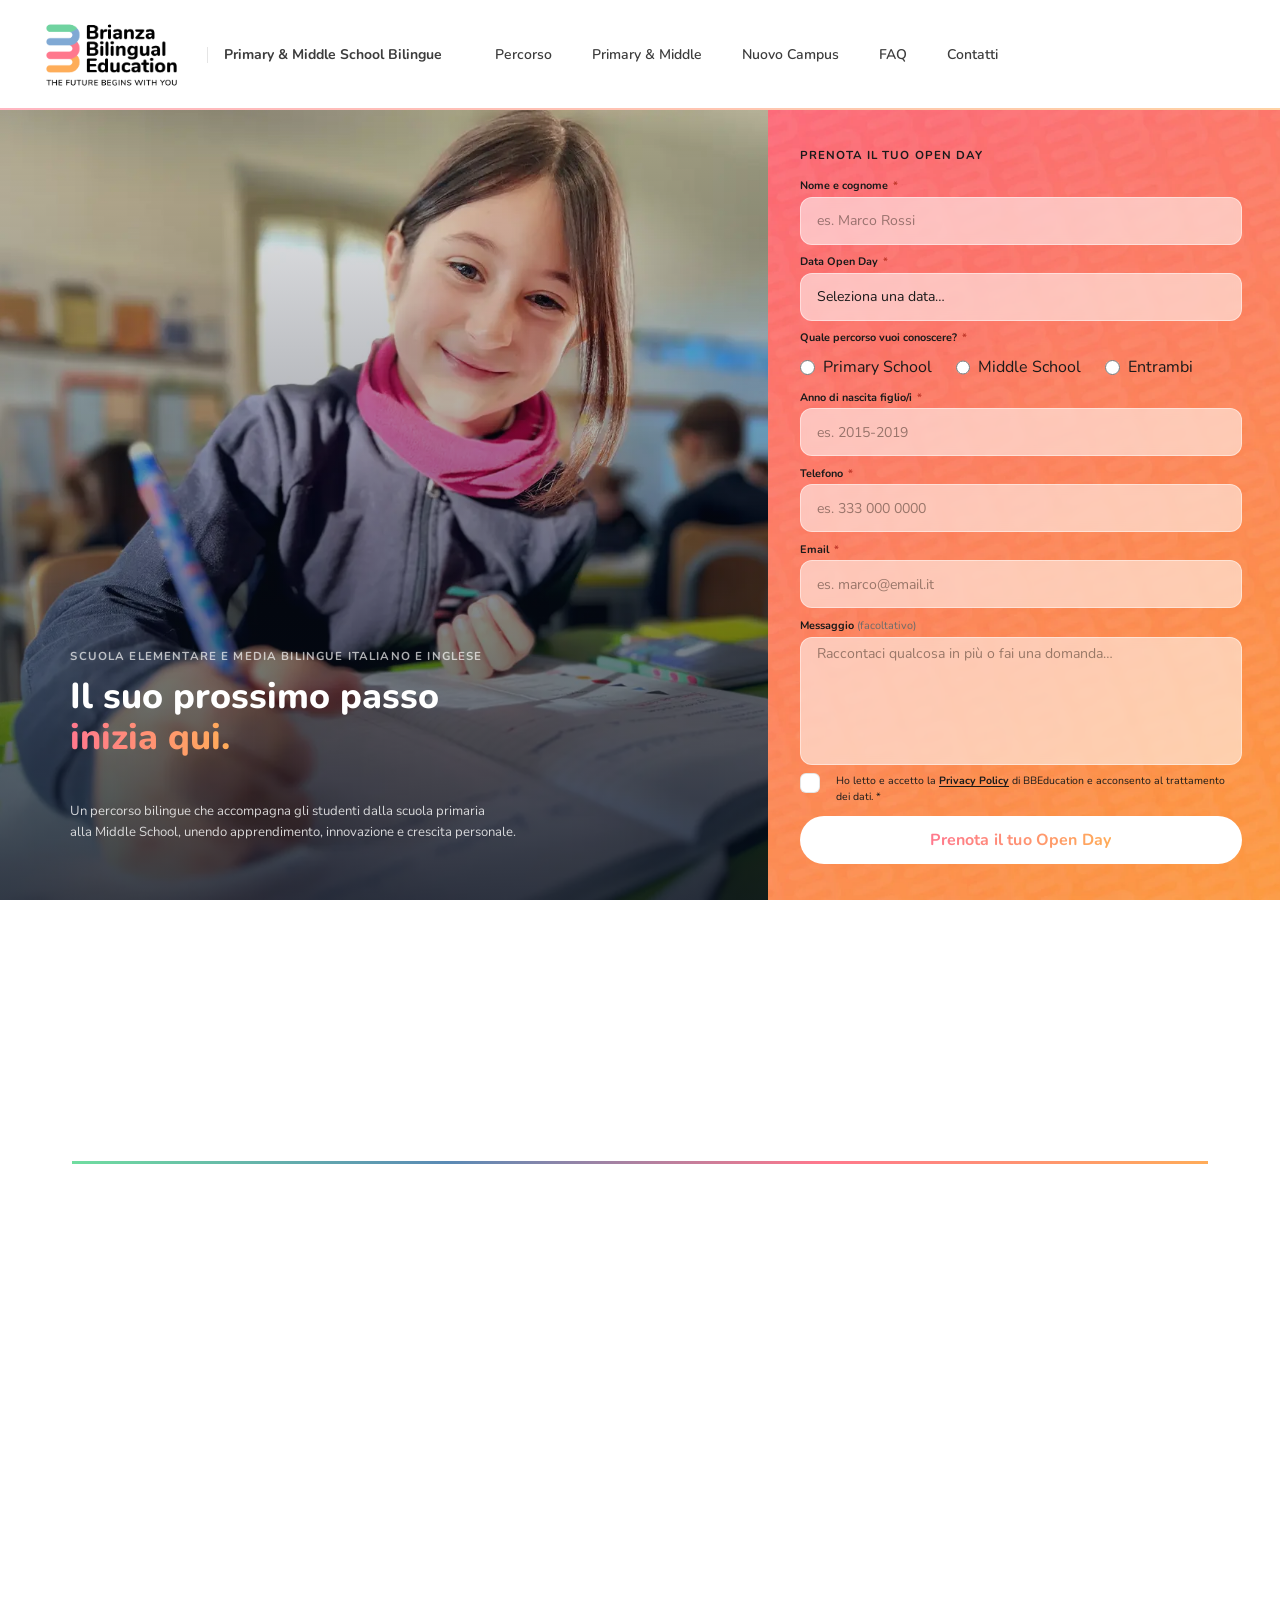
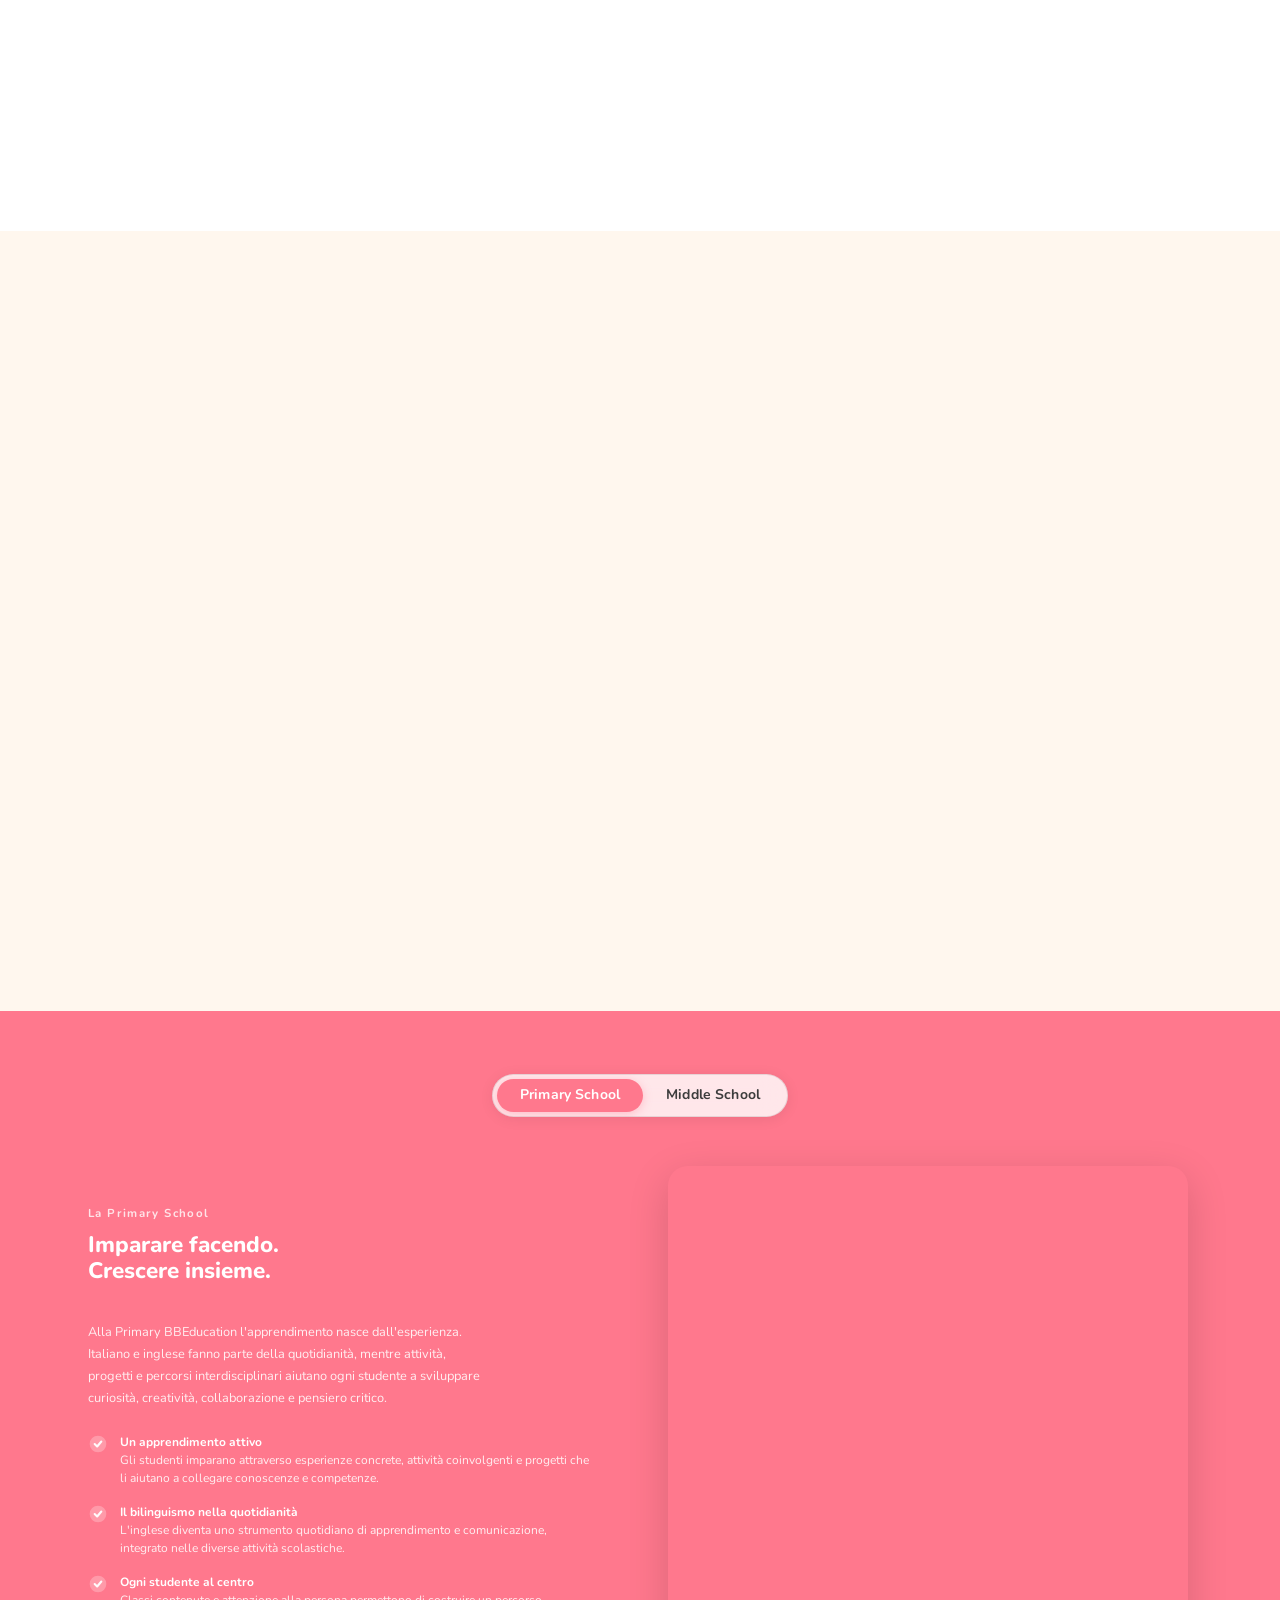
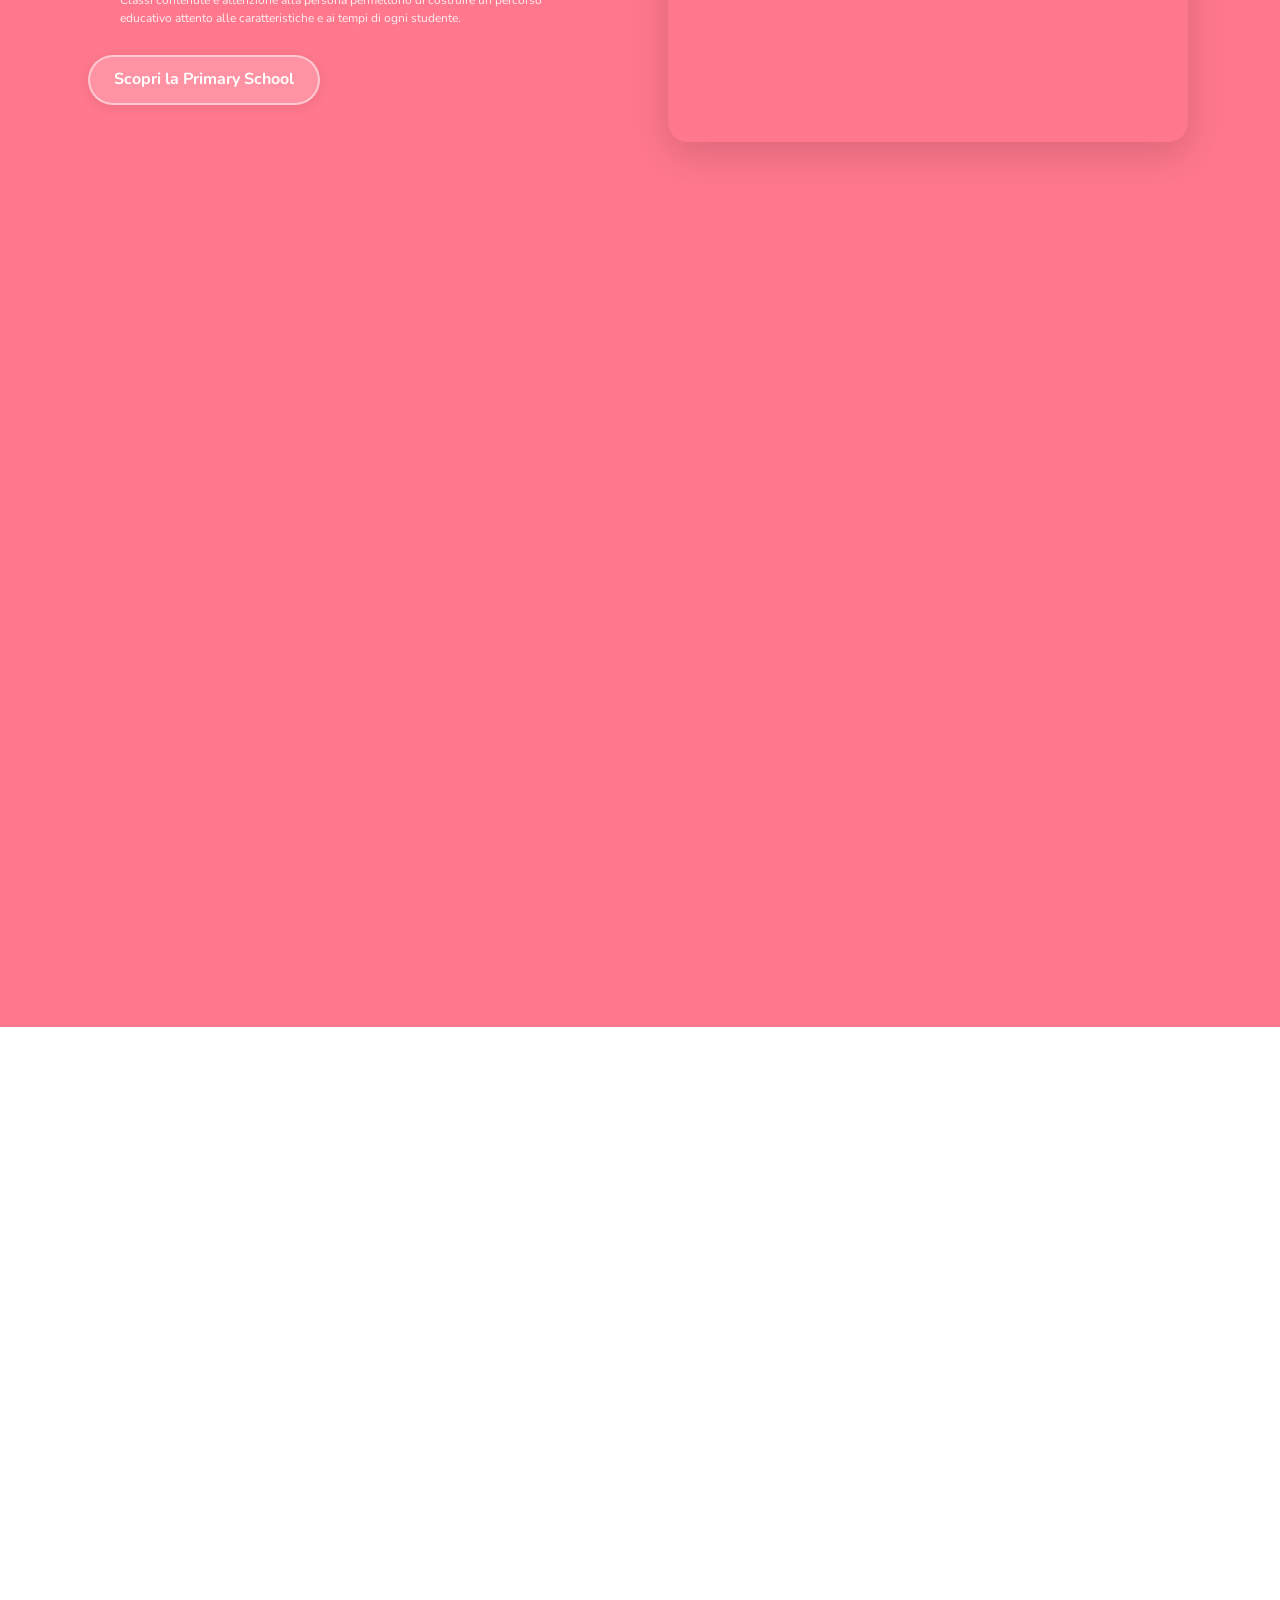
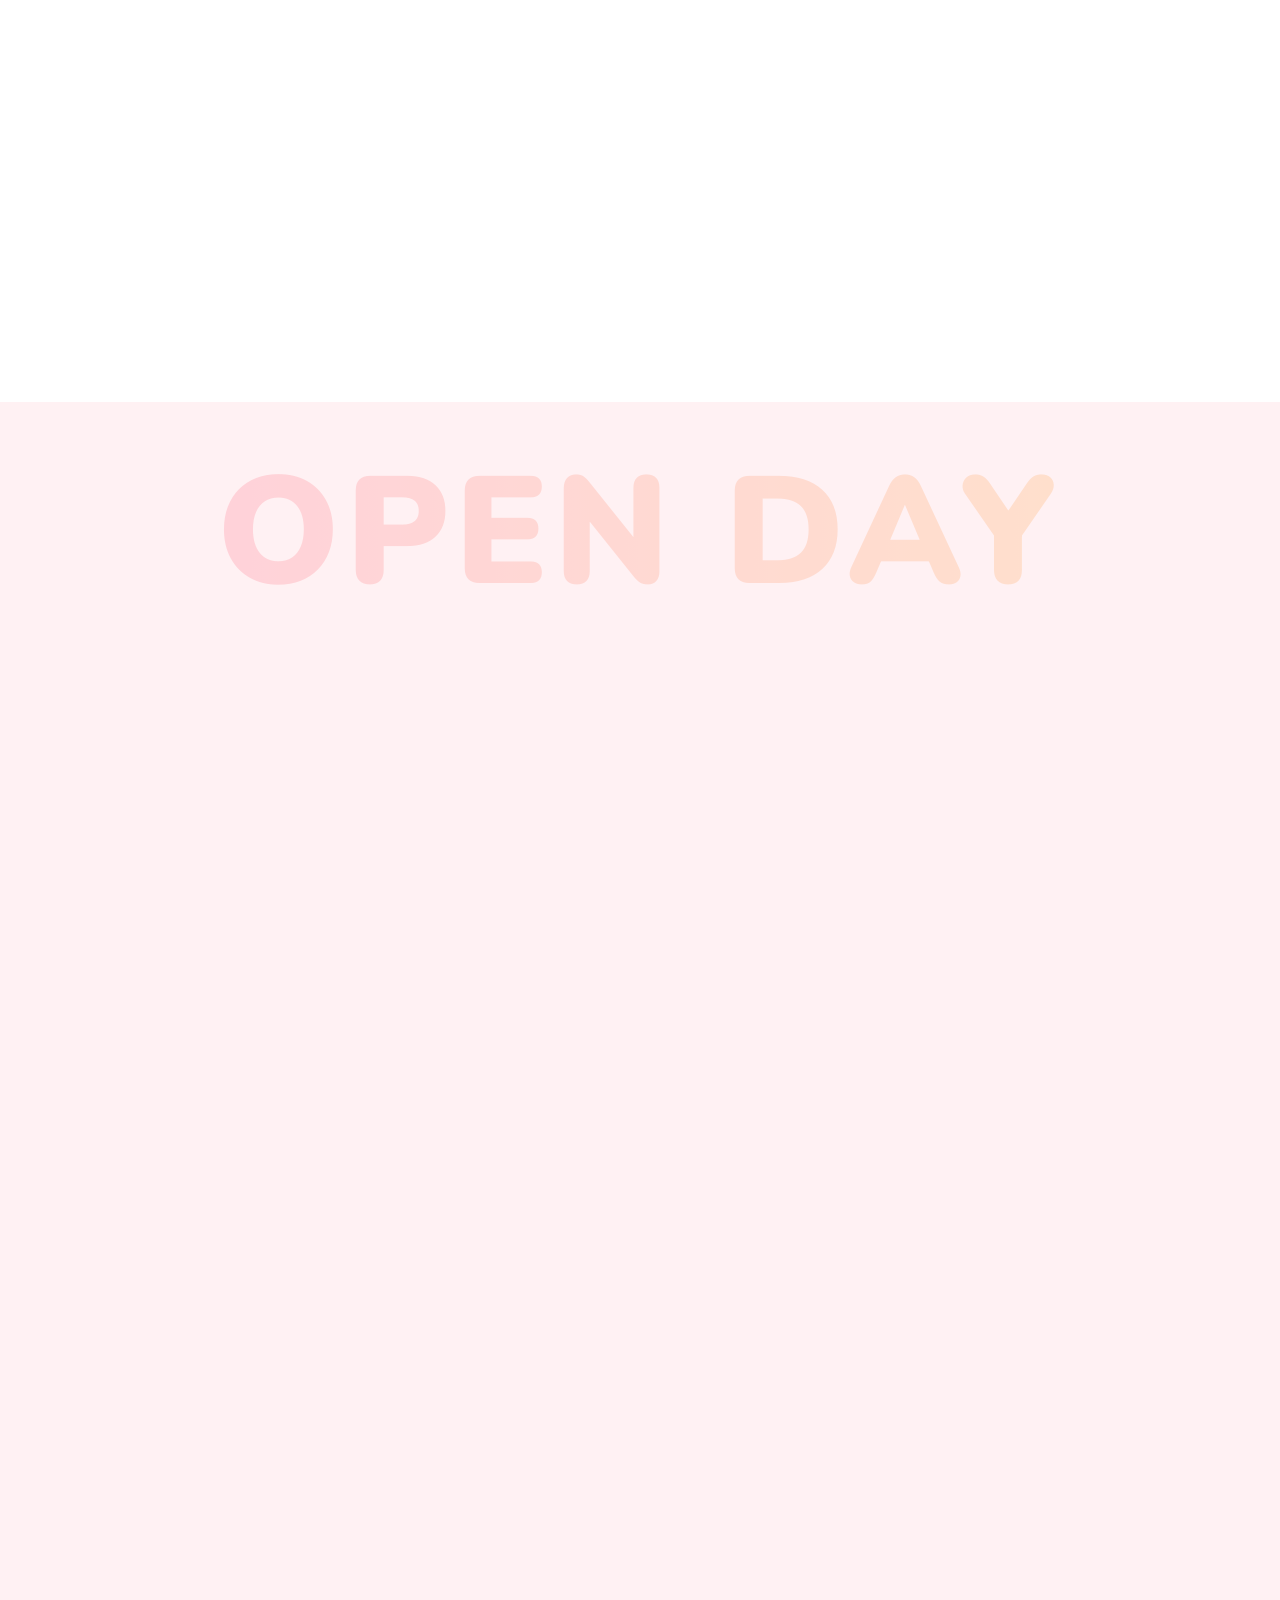
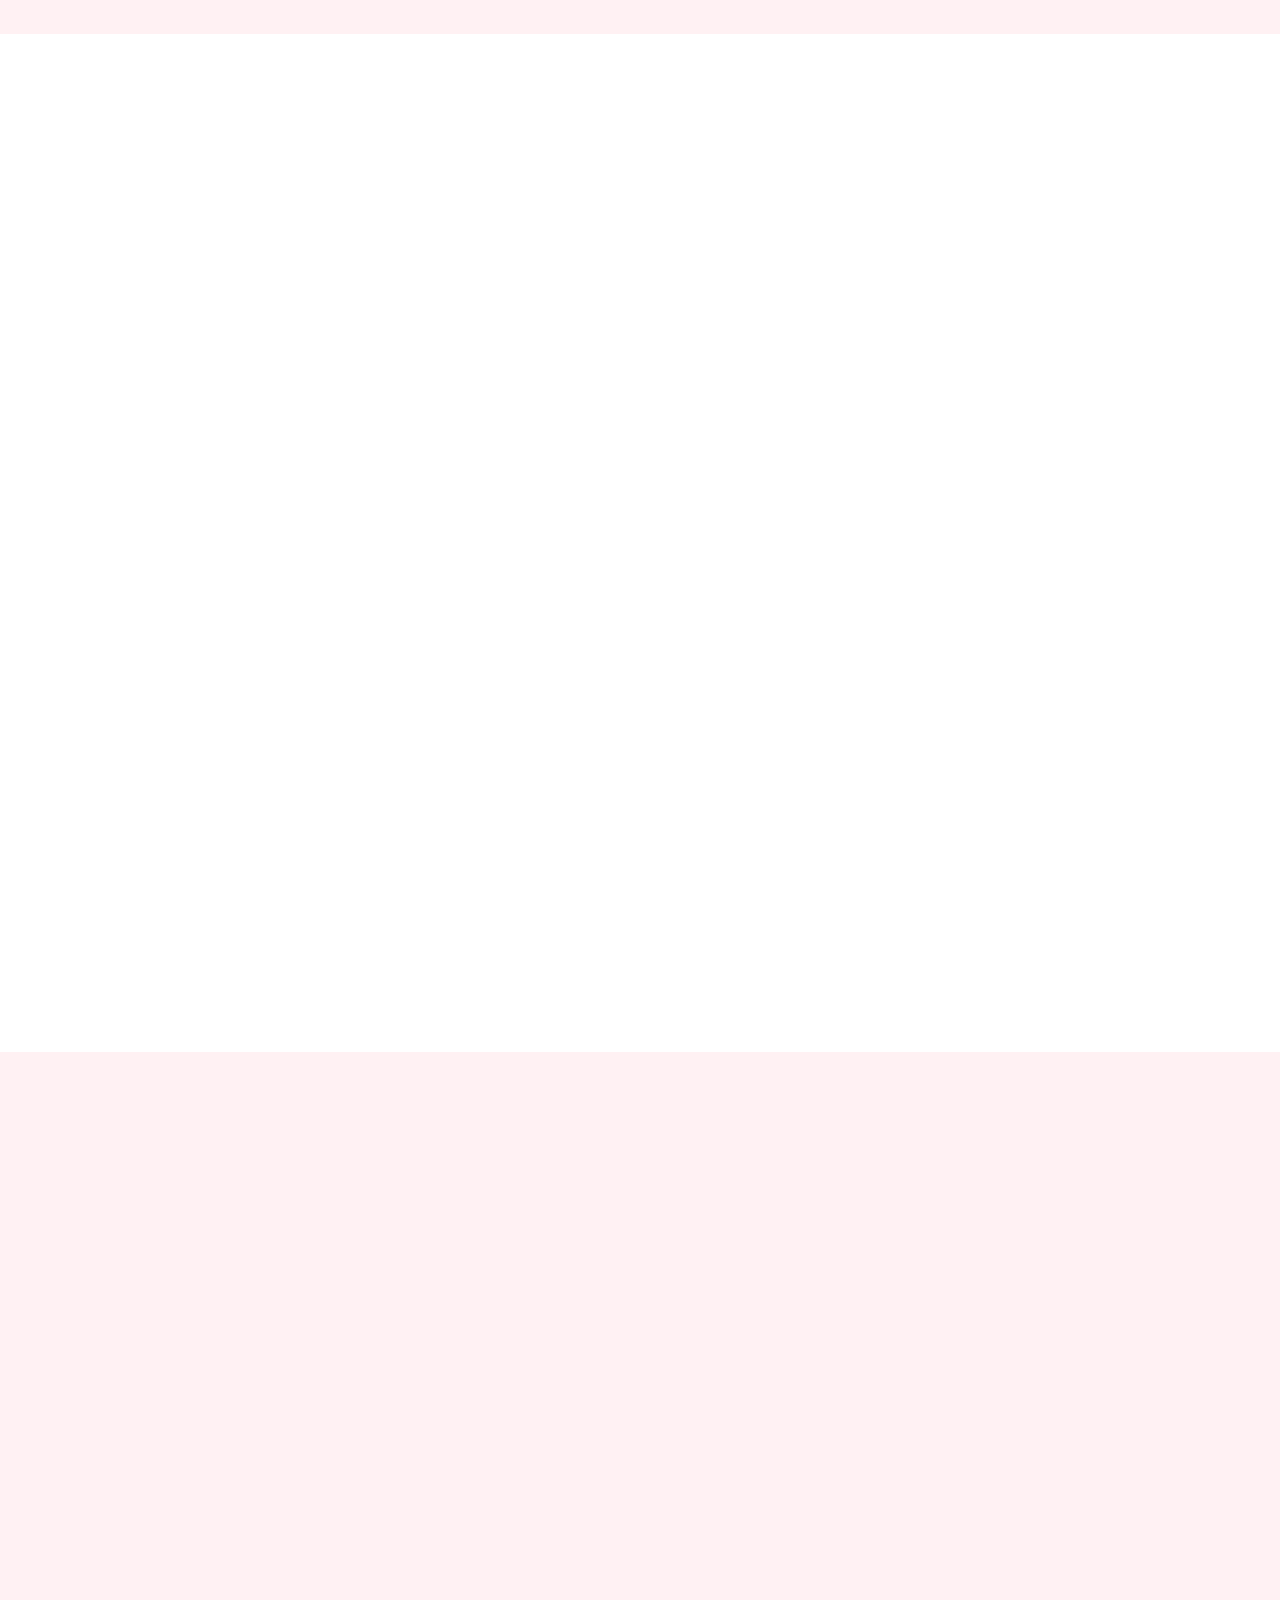
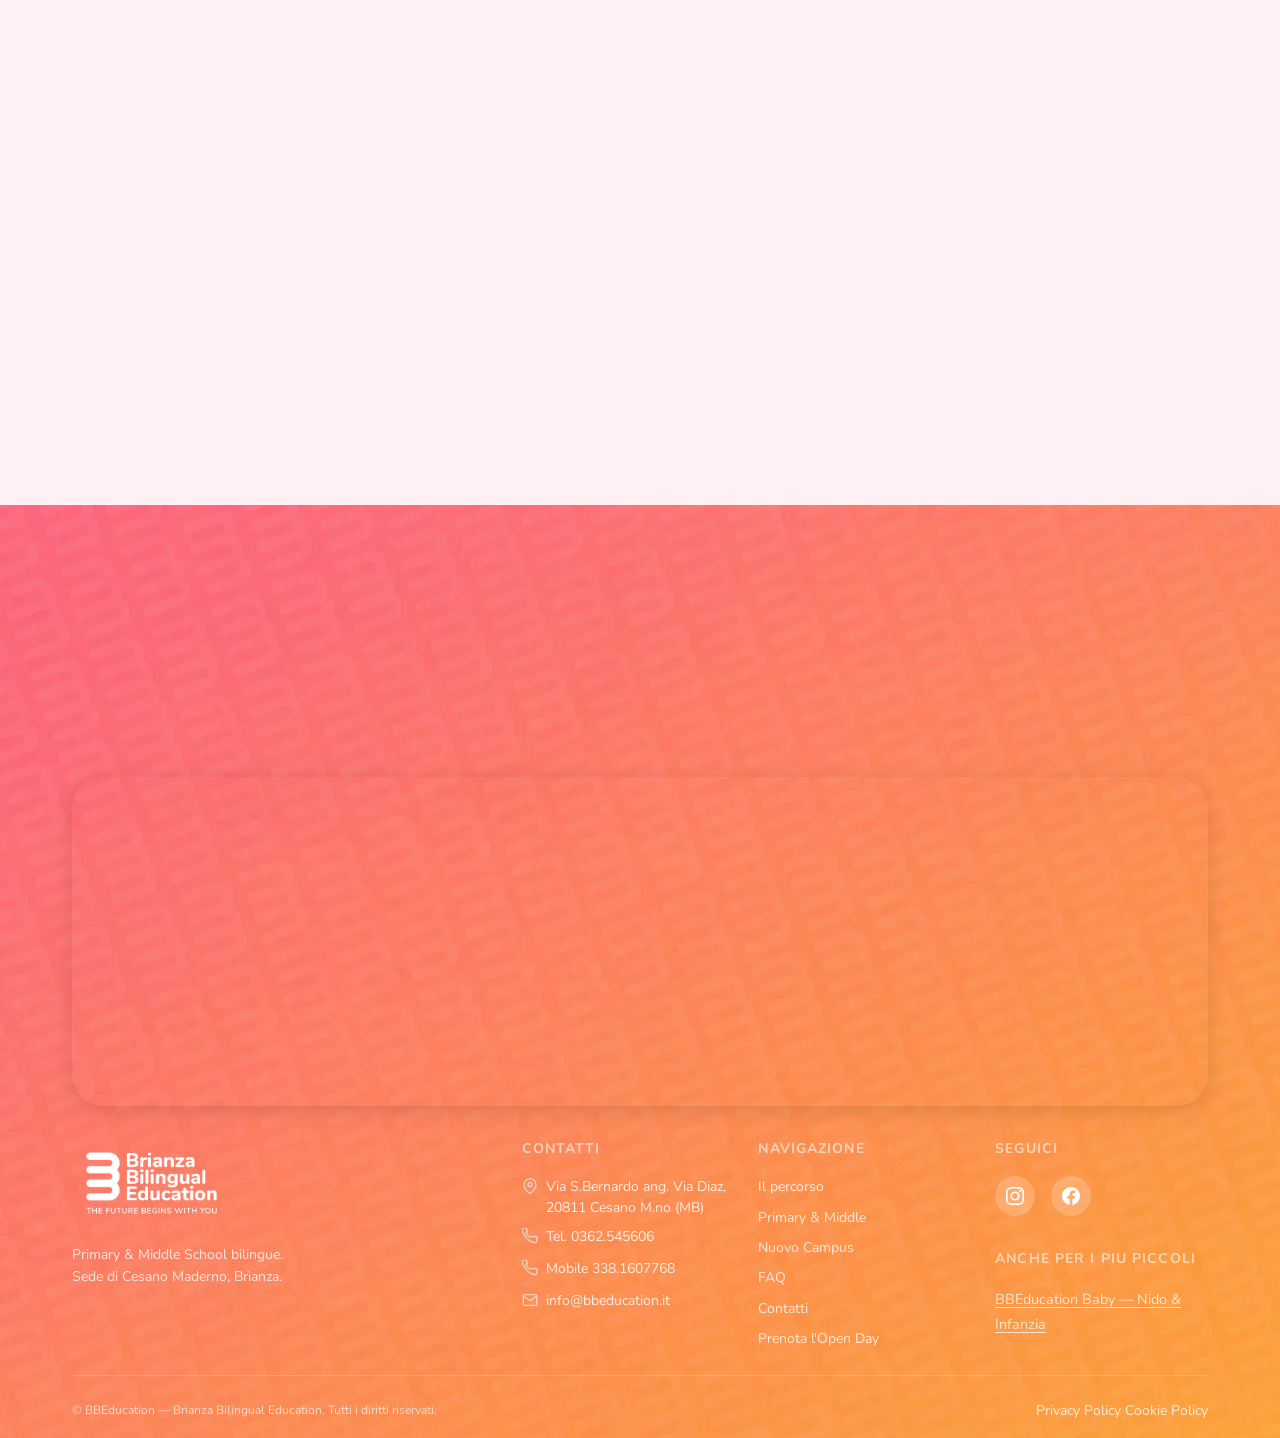
<file: primary-middle-school.html>
﻿<!DOCTYPE html>
<html lang="it">
<head>
  <meta charset="UTF-8">
  <meta name="viewport" content="width=device-width, initial-scale=1.0">

  <!-- SEO -->
  <title>Scuola Primaria e Media Bilingue in Brianza | Open Day BBEducation</title>
  <meta name="description" content="Scopri la Primary e Middle School bilingue BBEducation. Prenota l'Open Day: metodo educativo, percorso, campus e team qualificato.">
  <meta name="robots" content="index, follow">

  <!-- Open Graph -->
  <meta property="og:title" content="Scuola Primaria e Media Bilingue in Brianza | BBEducation">
  <meta property="og:description" content="Un percorso bilingue italiano e inglese che cresce con loro, dalla Primary alla Middle School. Prenota il tuo Open Day.">
  <meta property="og:type" content="website">
  <meta property="og:locale" content="it_IT">

  <!-- Performance: preload critical font & LCP image -->
  <link rel="preload" href="Font/Nunito-VariableFont_wght.ttf" as="font" type="font/ttf" crossorigin="anonymous">
  <link rel="preload" href="fotoprimary/middlehero.webp" as="image">

  <!-- Styles — identici a index.html, poi override palette PMS -->
  <link rel="stylesheet" href="css/tokens.css">
  <link rel="stylesheet" href="css/style.css?v=77">
  <link rel="stylesheet" href="css/primary-middle-school.css">

  <!-- Structured data -->
  <script type="application/ld+json">
  {
    "@context": "https://schema.org",
    "@graph": [
      {
        "@type": "EducationalOrganization",
        "name": "BBEducation — Primary & Middle School",
        "alternateName": "BBEducation Primary",
        "description": "Scuola Primaria e Media bilingue in Brianza per bambini dai 6 ai 14 anni.",
        "address": {
          "@type": "PostalAddress",
          "streetAddress": "Via S.Bernardo ang. Via Diaz",
          "addressLocality": "Cesano Maderno",
          "postalCode": "20811",
          "addressRegion": "MB",
          "addressCountry": "IT"
        },
        "areaServed": "Brianza",
        "knowsLanguage": ["it", "en"]
      },
      {
        "@type": "FAQPage",
        "mainEntity": [
          {
            "@type": "Question",
            "name": "Dove si svolge l'Open Day?",
            "acceptedAnswer": {
              "@type": "Answer",
              "text": "L'Open Day si svolge presso la sede BBEducation di Cesano Maderno."
            }
          },
          {
            "@type": "Question",
            "name": "Quando sara operativo il nuovo Campus di Seveso?",
            "acceptedAnswer": {
              "@type": "Answer",
              "text": "Il nuovo Campus di Seveso sara operativo dal 2027 e ospitera i percorsi Primary e Middle School."
            }
          }
        ]
      }
    ]
  }
  </script>

  <style>
    /* ── Spaziatura uniforme — stesse regole di index.html ─────── */
    .section__title + .section__subtitle,
    .section__title + p,
    .section__title + .open-day__intro { margin-top: 1rem !important; }

    .section__subtitle + .btn,
    .section__subtitle + .hero__cta-group,
    .section__subtitle + div > .btn,
    .method__body + .btn,
    .method__body + a.btn,
    .open-day-agenda + div,
    .open-day__intro + .open-day-agenda { margin-top: 2rem !important; }

    .method__body + .method__body { margin-top: 2rem !important; }
    p + p { margin-top: 2rem !important; }
    .hero__copy p + p { margin-top: 0 !important; }
    .footer__contact-list p + p { margin-top: 0 !important; }

    .section__header + *,
    .open-day-agenda__badges { gap: 2rem !important; }
    .why-grid { gap: 2rem !important; }
    .continuita-steps { gap: 2rem !important; }

    /* ════════════════════════════════════════════════════════════
       0. HEADER PMS — breakpoint nav adattato al contenuto reale
       La PMS ha più voci e una label lunga: serve più spazio.
       Calcolo minimo: logo(315) + gap(16) + nav5voci(407) + gap(16) + CTA(190) = ~944px
       + container padding 48px → breakpoint sicuro a 1024px.
    ════════════════════════════════════════════════════════════ */

    /* Sotto 1024px: nascondi nav (rimane logo + CTA — clean mobile state) */
    @media (max-width: 1023px) {
      .header__nav { display: none !important; }
    }

    /* Sotto 1280px: nascondi label per liberare ~200px */
    @media (max-width: 1279px) {
      .header__label { display: none !important; }
    }

    /* 1024–1199px: nav compatta — riduci padding e font per il range stretto */
    @media (min-width: 1024px) and (max-width: 1199px) {
      .header__nav a { padding: var(--space-1) 0.5rem !important; font-size: 0.8rem !important; }
      .header__nav ul { gap: 0 !important; }
      .header__cta .btn { padding: 0.5rem 0.875rem !important; font-size: 0.8rem !important; }
    }

    /* ════════════════════════════════════════════════════════════
       1. MENU HOVER — rosa PMS (sovrascrive azzurro Baby)
    ════════════════════════════════════════════════════════════ */
    .header__nav a:hover {
      color: #FF788D !important;
      background: rgba(255, 120, 141, 0.10) !important;
    }

    /* ════════════════════════════════════════════════════════════
       2. SFONDI SEZIONI PMS
    ════════════════════════════════════════════════════════════ */
    #percorso   { background: #ffffff !important; }
    #why        { background: rgba(255, 172, 89, 0.10) !important; }
    #primary    { transition: background-color 0.55s ease; }
    /* Sezione Campus: foto scuolanew come background con sfumatura verso il bianco in basso */
    /* ── #campus: img reale + gradiente overlay ─────────────────────
       L'img si adatta automaticamente alla larghezza della sezione.
       Il container si sovrappone nella zona bianca tramite margine negativo.
    ─────────────────────────────────────────────────────────────── */
    #campus {
      background: #ffffff;
      padding-top: 0;
      overflow: hidden;
    }
    .campus__photo {
      position: relative;
      width: 100%;
      line-height: 0;
    }
    .campus__photo img {
      width: 100%;
      height: auto;
      display: block;
    }
    .campus__photo::after {
      content: '';
      position: absolute;
      inset: 0;
      /* Gradiente desktop/tablet: bianco solido al 48% */
      background: linear-gradient(to bottom,
        rgba(255,255,255,0.10) 0%,
        rgba(255,255,255,0.55) 20%,
        rgba(255,255,255,0.90) 36%,
        #ffffff                48%);
      pointer-events: none;
    }
    /* Mobile: ripristina gradiente originale (quello che funzionava) */
    @media (max-width: 539px) {
      .campus__photo::after {
        background: linear-gradient(to bottom,
          rgba(255,255,255,0.08) 0%,
          rgba(255,255,255,0.35) 35%,
          rgba(255,255,255,0.80) 58%,
          #ffffff                78%);
      }
    }
    #campus .container {
      margin-top: clamp(-160px, -14vw, -60px); /* mobile — non toccare */
      position: relative;
      z-index: 1;
    }
    @media (min-width: 540px) and (max-width: 767px) {
      #campus .container { margin-top: clamp(-200px, -30vw, -150px); }
    }
    @media (min-width: 768px) and (max-width: 1023px) {
      #campus .container { margin-top: clamp(-280px, -34vw, -220px); }
    }
    @media (min-width: 1024px) and (max-width: 1321px) {
      #campus .container { margin-top: clamp(-320px, -26vw, -240px); }
    }
    @media (min-width: 1322px) and (max-width: 1633px) {
      #campus .container { margin-top: clamp(-440px, -34vw, -340px); }
    }
    @media (min-width: 1634px) {
      #campus .container { margin-top: clamp(-520px, -50vw, -420px); }
    }
    #faq        { background: #ffffff !important; }

    /* ════════════════════════════════════════════════════════════
       3. #why — sfondo arancione CHIARO: testo normale
    ════════════════════════════════════════════════════════════ */
    #why .section__title { color: var(--color-text) !important; }
    #why .section__subtitle { color: var(--color-text-secondary) !important; }
    #why .value-card { box-shadow: none !important; }
    #why .value-card:hover { box-shadow: none !important; }
    #why .value-card__front, #why .value-card__back { box-shadow: none !important; }
    #why .value-card__front-label { color: rgba(255,255,255,0.95) !important; }
    #why .value-card__hint { color: rgba(255,255,255,0.75) !important; }
    #why .value-card__title { color: #fff !important; }
    #why .value-card__body { color: rgba(255,255,255,0.92) !important; }
    #why .section__cta .btn-primary { background: linear-gradient(90deg, #FF788D 0%, #FFAC59 100%) !important; color: #ffffff !important; }

    /* ════════════════════════════════════════════════════════════
       4. PERCORSO — Badge, label, linea orizzontale
    ════════════════════════════════════════════════════════════ */
    /* Badge età */
    .pms-badge--baby    { background: rgba(128,169,213,0.18) !important; color: #5a8ab5 !important; }
    .pms-badge--primary { background: rgba(255,120,141,0.15) !important; color: #FF788D !important; }
    .pms-badge--middle  { background: rgba(255,172,89,0.18)  !important; color: #FFAC59 !important; }

    /* Label titolo card */
    .pms-label--baby    { color: #5a8ab5 !important; }  /* azzurro */
    .pms-label--primary { color: #FF788D !important; }  /* rosa */
    .pms-label--middle  { color: #FFAC59 !important; }  /* arancione */
    .pms-desc--dark     { color: #4a4a4a !important; }

    /* La card Baby ha active state — mantieni azzurro */
    #percorso .continuita-step--active .continuita-step__label { color: #5a8ab5 !important; }
    #percorso .continuita-step--active .continuita-step__badge {
      background: rgba(128,169,213,0.18) !important;
      color: #5a8ab5 !important;
    }

    /* Linea orizzontale principale del path: gradiente PMS */
    #percorso .continuita-path::before {
      background: linear-gradient(90deg, #70DDA0 0%, #5a8ab5 33%, #FF788D 66%, #FFAC59 100%) !important;
    }

    /* Connettori verticali tra linea e card */
    #percorso .continuita-step::before {
      background: linear-gradient(to bottom, #70DDA0, #5a8ab5) !important;
      opacity: 1 !important;
    }
    #percorso .continuita-step:nth-child(2)::before { background: linear-gradient(to bottom, #5a8ab5, #FF788D) !important; }
    #percorso .continuita-step:nth-child(3)::before { background: linear-gradient(to bottom, #FF788D, #FFAC59) !important; }
    #percorso .continuita-path.path-in-view .continuita-step::before { opacity: 1 !important; }

    /* ════════════════════════════════════════════════════════════
       5. HOVER STROKE — un colore per card (Baby=azzurro, Primary=rosa, Middle=arancione)
       Riutilizza @property --ct-sweep già registrato in style.css
    ════════════════════════════════════════════════════════════ */
    /* Base comune */
    #percorso .continuita-step::after {
      content: ''; position: absolute; inset: -2px;
      border-radius: calc(var(--radius-lg, 16px) + 2px); padding: 2px;
      -webkit-mask: linear-gradient(#fff 0 0) content-box, linear-gradient(#fff 0 0);
      -webkit-mask-composite: xor;
      mask: linear-gradient(#fff 0 0) content-box, linear-gradient(#fff 0 0);
      mask-composite: exclude;
      --ct-sweep: 0%;
      transition: --ct-sweep 0.75s cubic-bezier(0.22, 1, 0.36, 1);
      z-index: 1; pointer-events: none;
    }
    #percorso .continuita-step:hover::after { --ct-sweep: 100%; }
    @media (hover: none) { #percorso .continuita-step::after { display: none; } }

    /* Baby: stroke azzurro */
    #percorso .continuita-step:nth-child(1)::after {
      background: conic-gradient(from -90deg, #5a8ab5 0% var(--ct-sweep), transparent var(--ct-sweep));
    }
    /* Primary: stroke rosa */
    #percorso .continuita-step:nth-child(2)::after {
      background: conic-gradient(from -90deg, #FF788D 0% var(--ct-sweep), transparent var(--ct-sweep));
    }
    /* Middle School: stroke arancione */
    #percorso .continuita-step:nth-child(3)::after {
      background: conic-gradient(from -90deg, #FFAC59 0% var(--ct-sweep), transparent var(--ct-sweep));
    }

    /* ════════════════════════════════════════════════════════════
       6. UNDERLINE ANIMATO titoli con gradiente PMS
    ════════════════════════════════════════════════════════════ */
    #why .section__title,
    #campus .section__title {
      position: relative;
      display: inline-block;
    }
    #why .section__title::after,
    #campus .section__title::after {
      content: '';
      position: absolute;
      bottom: -6px; left: 0;
      width: 100%; height: 3px;
      border-radius: 2px;
      background: linear-gradient(90deg, #FF788D 0%, #FFAC59 100%) !important;
      transform: scaleX(0);
      transform-origin: left center;
      transition: transform 0.7s 0.35s cubic-bezier(0.22, 1, 0.36, 1);
    }
    #why .section__header.in-view .section__title::after,
    #campus .section__header.in-view .section__title::after {
      transform: scaleX(1);
    }
    /* Percorso e FAQ: nessun underline sul titolo */
    #percorso .section__title::after,
    #faq .section__title::after { display: none !important; }

    /* ════════════════════════════════════════════════════════════
       7. CAMPUS + FAQ — eyebrow SOPRA il titolo (block, non inline)
    ════════════════════════════════════════════════════════════ */
    #campus .section__eyebrow,
    #faq .section__eyebrow {
      display: block !important;
      margin-bottom: 0.5rem !important;
    }
    #faq .section__eyebrow {
      margin-bottom: 2rem !important; /* 32px */
    }

    /* ════════════════════════════════════════════════════════════
       8. FAQ — box accordion colorate, bottone + rosa
    ════════════════════════════════════════════════════════════ */
    #faq .faq-item {
      background: rgba(255, 120, 141, 0.06) !important;
      border: 1px solid rgba(255, 120, 141, 0.18) !important;
      box-shadow: 0 2px 10px rgba(255, 120, 141, 0.07) !important;
    }
    #faq .faq-item:nth-child(even) {
      background: rgba(255, 172, 89, 0.07) !important;
      border-color: rgba(255, 172, 89, 0.22) !important;
    }
    #faq .faq-item:has(.faq-trigger[aria-expanded="true"]) {
      box-shadow: 0 4px 20px rgba(255, 120, 141, 0.18) !important;
    }
    /* Bottone + */
    /* Box dispari (rosa) — controllo rosa */
    #faq .faq-icon {
      background: rgba(255, 120, 141, 0.15) !important;
      color: #c9405a !important;
    }
    #faq .faq-trigger[aria-expanded="true"] .faq-icon {
      background: #FF788D !important;
      color: #fff !important;
    }
    #faq .faq-trigger[aria-expanded="true"] {
      color: #c9405a !important;
      background: rgba(255, 120, 141, 0.06) !important;
    }
    /* Box pari (arancione) — controllo arancione */
    #faq .faq-item:nth-child(even) .faq-icon {
      background: rgba(255, 172, 89, 0.18) !important;
      color: #b85c00 !important;
    }
    #faq .faq-item:nth-child(even) .faq-trigger[aria-expanded="true"] .faq-icon {
      background: #FFAC59 !important;
      color: #fff !important;
    }
    #faq .faq-item:nth-child(even) .faq-trigger[aria-expanded="true"] {
      color: #b85c00 !important;
      background: rgba(255, 172, 89, 0.07) !important;
    }
    #faq .faq-trigger:hover {
      background: rgba(255, 120, 141, 0.05) !important;
      color: var(--color-text) !important;
    }
    #faq .faq-item::before {
      background: conic-gradient(from -90deg, #FF788D 0%, #FFAC59 100%, transparent 100%) !important;
    }
    #faq .faq-panel__inner {
      border-top-color: rgba(255, 120, 141, 0.15) !important;
    }
    #faq .faq-panel__inner a { color: #FF788D !important; }

    /* ════════════════════════════════════════════════════════════
       8b. SEGMENTED CONTROL Primary / Middle
    ════════════════════════════════════════════════════════════ */
    .pms-switcher {
      display: flex;
      justify-content: center;
      padding: clamp(0.75rem, 2svh, 1.25rem) 1rem;
      flex-shrink: 0;
      position: relative;
      z-index: 2;
    }
    .pms-switcher__track {
      display: flex;
      background: rgba(255,255,255,0.82);
      backdrop-filter: blur(14px);
      -webkit-backdrop-filter: blur(14px);
      border-radius: 999px;
      padding: 4px;
      border: 1px solid rgba(0,0,0,0.09);
      box-shadow: 0 2px 14px rgba(0,0,0,0.08);
      gap: 0;
    }
    .pms-sw-btn {
      padding: 0.52em 1.65em;
      border-radius: 999px;
      border: none;
      background: transparent;
      font-family: inherit;
      font-size: 0.875rem;
      font-weight: 700;
      letter-spacing: 0.01em;
      cursor: pointer;
      color: var(--color-text-secondary, #777);
      transition: background 0.22s, color 0.22s, box-shadow 0.22s;
      white-space: nowrap;
      line-height: 1.3;
    }
    .pms-sw-btn:not(.is-active):hover {
      background: rgba(0,0,0,0.06);
      color: var(--color-text, #1a1a1a);
    }
    .pms-sw-btn[data-idx="0"].is-active {
      background: #FF788D;
      color: #fff;
      box-shadow: 0 2px 10px rgba(255,120,141,0.38);
    }
    .pms-sw-btn[data-idx="1"].is-active {
      background: #FFAC59;
      color: #fff;
      box-shadow: 0 2px 10px rgba(255,172,89,0.38);
    }

    /* ── Dot indicators (override style.css per colori #primary) ── */
    #primary .metodo__dot {
      width: 8px; height: 8px;
      border-radius: 50%;
      border: none;
      cursor: pointer;
      padding: 0;
      background: rgba(0,0,0,0.20);
      transition: background 0.22s, width 0.22s, border-radius 0.22s, transform 0.22s;
    }
    #primary .metodo__dot.is-active {
      width: 22px;
      border-radius: 4px;
      transform: none;
      background: #FF788D !important;
    }
    #primary .metodo__dot[data-idx="1"].is-active {
      background: #FFAC59 !important;
    }
    /* Dots più visibili nella riga sotto l'immagine */
    #primary .metodo__dots {
      margin-top: 0.65rem;
      gap: 6px;
    }

    /* ── Layout inner: sempre colonna (switcher in cima, vgrid sotto) ── */
    #primary .metodo__inner {
      flex-direction: column !important;
      align-items: stretch !important;
      justify-content: flex-start !important;
    }
    @media (min-width: 760px) and (min-height: 560px) {
      #primary .metodo__inner {
        padding-block: 0 !important;
      }
      #primary .metodo__vgrid {
        flex: 1;
        align-content: center;
        padding-block: clamp(1rem, 3.5svh, 2.5rem);
      }
    }

    /* ════════════════════════════════════════════════════════════
       9. PRIMARY → MIDDLE — sezione scroll narrativo
       Testo leggibile su sfondi colorati
    ════════════════════════════════════════════════════════════ */
    /* Eyebrow comune a entrambi i pannelli */
    .pms-scroll-eyebrow {
      display: block;
      font-size: 0.72rem;
      letter-spacing: 0.12em;
      font-weight: 700;
      text-transform: none;
      margin-bottom: 0.75rem;
    }
    /* Pannello Primary (idx=0): testo bianco su rosa */
    #primary .metodo__panel[data-idx="0"] .pms-scroll-eyebrow { color: rgba(255,255,255,0.80); }
    #primary .metodo__panel[data-idx="0"] .section__title--left { color: #fff; }
    #primary .metodo__panel[data-idx="0"] .method__body { color: rgba(255,255,255,0.88); }
    #primary .metodo__panel[data-idx="0"] .metodo__feature { color: rgba(255,255,255,0.88); }
    #primary .metodo__panel[data-idx="0"] .metodo__feature strong { color: #fff; }

    /* Pannello Middle (idx=1): testo scuro su arancione */
    #primary .metodo__panel[data-idx="1"] .pms-scroll-eyebrow { color: rgba(61,32,0,0.65); }
    #primary .metodo__panel[data-idx="1"] .section__title--left { color: #1a1a1a; }
    #primary .metodo__panel[data-idx="1"] .method__body { color: rgba(26,26,26,0.80); }
    #primary .metodo__panel[data-idx="1"] .metodo__feature { color: rgba(26,26,26,0.80); }
    #primary .metodo__panel[data-idx="1"] .metodo__feature strong { color: #1a1a1a; }

    /* Icone feature: sfondo e colore adattati al pannello */
    #primary .metodo__panel[data-idx="0"] .pms-feat-icon circle { fill: rgba(255,255,255,0.25); }
    #primary .metodo__panel[data-idx="0"] .pms-feat-icon polyline { stroke: rgba(255,255,255,0.95); }
    #primary .metodo__panel[data-idx="1"] .pms-feat-icon circle { fill: #FFAC59; }
    #primary .metodo__panel[data-idx="1"] .pms-feat-icon polyline { stroke: #fff; }

    /* CTA in entrambi i pannelli */
    #primary .pms-scroll-cta {
      display: inline-flex; align-items: center;
      margin-top: var(--space-4); align-self: flex-start;
      padding: 0.65em 1.5em;
      border-radius: var(--radius-full, 999px);
      font-weight: 700; font-size: var(--text-base);
      text-decoration: none; cursor: pointer;
      transition: background 0.2s, color 0.2s, box-shadow 0.2s;
    }
    #primary .metodo__panel[data-idx="0"] .pms-scroll-cta {
      background: rgba(255,255,255,0.2);
      color: #fff;
      border: 2px solid rgba(255,255,255,0.50);
      box-shadow: 0 2px 12px rgba(0,0,0,0.08);
    }
    #primary .metodo__panel[data-idx="0"] .pms-scroll-cta:hover {
      background: rgba(255,255,255,0.35);
      box-shadow: 0 4px 20px rgba(0,0,0,0.12);
    }
    #primary .metodo__panel[data-idx="1"] .pms-scroll-cta {
      background: rgba(61,32,0,0.12);
      color: #3d2000;
      border: 2px solid rgba(61,32,0,0.28);
    }
    #primary .metodo__panel[data-idx="1"] .pms-scroll-cta:hover {
      background: rgba(61,32,0,0.22);
    }

    /* ════════════════════════════════════════════════════════════
       LINE BREAK CONTROLLATI — visibili solo su mobile
    ════════════════════════════════════════════════════════════ */
    .m-br { display: none; }
    @media (max-width: 767px) { .m-br { display: block; } }

    /* Flow mode (mobile): superficie cromatica continua Primary → Middle.
       Un unico gradiente sull'intera sezione, nessun background sui sotto-blocchi. */
    /* Flow (mobile): gradiente colorato Primary → Middle */
    #primary.metodo--flow {
      background: linear-gradient(180deg, #FF788D 0%, #FFAC59 100%);
    }
    #primary.metodo--flow .metodo__vgrid { gap: 0 !important; }
    #primary.metodo--flow .metodo__inner {
      padding-top: calc(var(--space-5) + var(--space-3)) !important;
      padding-bottom: var(--space-5) !important;
    }
    #primary.metodo--flow .metodo__panel {
      background: transparent !important;
      border-radius: 0 !important;
      margin-top: 0 !important;
    }

    /* ════════════════════════════════════════════════════════════
       9b. #primary STICKY — eyebrow sempre visibile con zoom browser
       Causa del bug: metodo__inner ha align-items:center + height JS-driven.
       A zoom elevato innerH si riduce e il contenuto centrato eccede verso l'alto
       finendo dietro l'header (z-index:200). Fix strutturale:
       — align-items: safe center (evita top-overflow; su browser moderni con overflow
         il flex allinea a flex-start invece di centrare oltre il bordo superiore)
       — padding-top/bottom fluidi: garantiscono respiro top e bottom
       — altezza adattiva in JS (setH): il frame sticky si allarga se il contenuto
         è più alto della viewport, così non serve overflow:clip che taglierebbe in basso
    ════════════════════════════════════════════════════════════ */
    @media (min-width: 760px) {
      #primary .metodo__inner {
        align-items: safe center !important;
        padding-top: clamp(1.5rem, 5svh, 3.5rem) !important;
        padding-bottom: clamp(1.5rem, 5svh, 3.5rem) !important;
      }
    }

    /* ════════════════════════════════════════════════════════════
       9c. PRIMARY — flow mode su viewport LARGHI (≥760px, altezza <560px)
       Quando il viewport è troppo basso per lo sticky ma abbastanza largo
       per due colonne: anziché impilare immagini SOPRA il testo (flow base),
       manteniamo il layout 2 colonne — testo a sinistra, immagine a destra.
       Entrambe le sezioni (Primary + Middle) sono visibili, non-sticky.
    ════════════════════════════════════════════════════════════ */
    @media (min-width: 760px) {
      /* Inner: altezza automatica — nessuna fixed 100svh, il contenuto fluisce */
      #primary.metodo--flow .metodo__inner {
        height: auto !important;
        align-items: flex-start !important;
        padding-top: clamp(var(--space-4), 5svh, var(--space-5)) !important;
        padding-bottom: clamp(var(--space-4), 5svh, var(--space-5)) !important;
      }
      /* Vgrid: colonna verticale di pair (Primary sopra, Middle sotto) */
      #primary.metodo--flow .metodo__vgrid {
        display: flex !important;
        flex-direction: column !important;
        gap: clamp(var(--space-5), 6svh, var(--space-6)) !important;
        align-items: stretch !important;
      }
      /* Ogni pair: CSS Grid 2 colonne uguali — il grid estende l'img alla stessa
         altezza del testo (funziona anche su replaced elements come <img>). */
      #primary.metodo--flow .metodo__pair {
        display: grid !important;
        grid-template-columns: 1fr 1fr !important;
        grid-template-rows: 1fr !important;
        gap: clamp(1.5rem, 4vw, 3rem) !important;
        align-items: stretch !important;
      }
      /* Panel testo: cella sinistra */
      #primary.metodo--flow .metodo__panel {
        grid-column: 1 !important;
        grid-row: 1 !important;
        min-width: 0 !important;
        padding: var(--space-3) 0 !important;
        gap: 0.35rem !important;
        opacity: 1 !important;
        transform: none !important;
        pointer-events: auto !important;
      }
      /* Titolo: dimensione nel layout a 2 colonne */
      #primary.metodo--flow .metodo__panel .section__title {
        font-size: clamp(1.3rem, 2.5vw, 1.9rem) !important;
        line-height: 1.15 !important;
        margin-bottom: 0.2rem !important;
      }
      /* Immagine: cella destra, si estende all'altezza del testo.
         Il grid garantisce lo stretch anche sugli <img> (replaced elements). */
      #primary.metodo--flow .metodo__img {
        grid-column: 2 !important;
        grid-row: 1 !important;
        width: 100% !important;
        height: 100% !important;
        min-height: 0 !important;
        max-width: none !important;
        aspect-ratio: auto !important;
        object-fit: cover !important;
        object-position: center 20% !important;
        border-radius: var(--radius-lg) !important;
        opacity: 1 !important;
        order: 0 !important;
      }
      /* Dots: non utili in questa modalità */
      #primary.metodo--flow .metodo__dots {
        display: none !important;
      }
    }

    /* ════════════════════════════════════════════════════════════
       10. EYEBROW — Primary scroll (legacy, mantenuto per compatibilità)
    ════════════════════════════════════════════════════════════ */
    .pms-primary-eyebrow {
      font-size: 0.75rem; letter-spacing: 0.1em; font-weight: 700;
      text-transform: uppercase; color: #fff;
      margin-bottom: 0.75rem; display: block; opacity: 0.85;
    }

    /* ════════════════════════════════════════════════════════════
       11. CAMPUS badges e info tag
    ════════════════════════════════════════════════════════════ */
    @property --campus-angle {
      syntax: '<angle>';
      initial-value: 0deg;
      inherits: false;
    }
    @keyframes campus-border-spin {
      to { --campus-angle: 360deg; }
    }

    #campus .open-day-agenda__badges { max-width: 720px; margin-inline: auto; }

    #campus .oda-badge {
      position: relative !important;
      isolation: isolate !important;
      background: transparent !important;
      border: 1px solid rgba(255,120,141,0.25) !important;
      transition: border-color 0.35s ease, box-shadow 0.35s ease !important;
    }
    /* White card fill — always behind content */
    #campus .oda-badge::after {
      content: '';
      position: absolute;
      inset: 0;
      border-radius: inherit;
      background: #fff;
      z-index: -1;
      pointer-events: none;
    }
    /* Sweep stroke — stesso comportamento di #percorso */
    #campus .oda-badge::before {
      content: '';
      position: absolute;
      inset: -2px;
      border-radius: inherit;
      background: conic-gradient(from -90deg, #FF788D 0%, #FFAC59 var(--ct-sweep), transparent var(--ct-sweep));
      padding: 2px;
      -webkit-mask: linear-gradient(#fff 0 0) content-box, linear-gradient(#fff 0 0);
      -webkit-mask-composite: xor;
      mask: linear-gradient(#fff 0 0) content-box, linear-gradient(#fff 0 0);
      mask-composite: exclude;
      --ct-sweep: 0%;
      transition: --ct-sweep 0.75s cubic-bezier(0.22, 1, 0.36, 1);
      z-index: 1;
      pointer-events: none;
    }
    #campus .oda-badge:hover {
      box-shadow: 0 8px 24px rgba(255,120,141,0.15) !important;
    }
    #campus .oda-badge:hover::before { --ct-sweep: 100%; }
    @media (hover: none) { #campus .oda-badge::before { display: none; } }

    #campus .oda-badge__icon { background: rgba(255,120,141,0.10) !important; color: #FF788D !important; }

    .campus-info-tag {
      display: inline-block;
      background: rgba(255, 120, 141, 0.08);
      color: #c45a6a;
      font-size: 0.75rem; font-weight: 600;
      letter-spacing: 0.08em; text-transform: uppercase;
      border-radius: 6px; padding: 0.35em 0.9em;
      border: 1px solid rgba(255, 120, 141, 0.3);
      margin-top: var(--space-3);
      cursor: default; user-select: none;
    }

    /* ════════════════════════════════════════════════════════════
       12. FOOTER
    ════════════════════════════════════════════════════════════ */
    .site-footer { padding-top: 80px !important; }
    @media (max-width: 767px) { .site-footer { padding-top: 48px !important; } }
    .site-footer .container { padding-top: 0 !important; }
    .footer__cta-block { padding-top: 0 !important; }
    .map-container + .footer__grid { margin-top: 2rem !important; }

    /* ════════════════════════════════════════════════════════════
       13. OPEN DAY — sfondi pannelli
    ════════════════════════════════════════════════════════════ */
    #open-day { background: none !important; }
    #open-day .oda-panel--agenda { background: rgba(255, 120, 141, 0.10) !important; }
    #open-day .oda-panel--agenda .section__title,
    #open-day .oda-panel--agenda .open-day__intro,
    #open-day .oda-panel--agenda .open-day-date-intro { color: var(--color-text) !important; }
    #open-day .oda-panel--agenda .section__title { margin-bottom: 0 !important; }
    #open-day .oda-panel--agenda .open-day__intro { margin-top: 1rem !important; margin-bottom: 2rem !important; }
    #open-day .oda-panel--agenda .btn-white { background: var(--bbe-baby-gradient) !important; color: #000 !important; border: none !important; margin-top: 2rem !important; }
    #open-day .oda-panel--agenda .btn-white:hover { color: #000 !important; }
    #open-day .oda-panel--agenda .btn-white:focus { color: #000 !important; }
    @media (max-width: 767px) { #open-day .oda-panel--agenda .btn-white { margin-top: 0 !important; } }
    @media (max-width: 767px) { #open-day .oda-panel--agenda div:has(> a.btn-white) { margin-top: 24px !important; padding-top: 0 !important; } }
    #open-day .oda-panel--agenda .oda-badge { background: #fff !important; }
    #open-day .oda-panel--agenda .oda-badge__icon { background: rgba(255, 120, 141, 0.12) !important; color: var(--bbe-baby-blue) !important; }
    #open-day .oda-panel--agenda .oda-badge__title { color: var(--color-text) !important; }
    #open-day .oda-panel--agenda .oda-badge__body { color: var(--color-text-muted) !important; }
    #open-day .oda-panel--agenda .open-day__agenda-label { color: var(--color-text) !important; margin-top: 2rem !important; }
    #open-day .oda-panel--agenda .section__eyebrow {
      background: var(--bbe-baby-gradient) !important;
      -webkit-background-clip: text !important; background-clip: text !important;
      color: transparent !important; opacity: 0.25 !important; margin-top: 2rem !important;
    }
    #open-day .oda-panel--agenda .container { padding-top: 2rem !important; }
    #open-day .oda-panel--form { background: url('gradientiepattern/patterngradientprimarymiddle.webp') center / cover no-repeat !important; padding-top: 80px !important; padding-bottom: 80px !important; }
    @media (max-width: 767px) { #open-day .oda-panel--form { padding-top: 48px !important; padding-bottom: 48px !important; } }
    #booking-form-section { margin-top: 0 !important; }
    #open-day .oda-panel--form .section__header { margin-bottom: 2rem !important; }

    /* ── Radio percorso ──────────────────────────────────────── */
    .percorso-radio-group { display: flex; gap: 1.5rem; flex-wrap: wrap; margin-top: 0.5rem; }
    .percorso-radio-group label { display: flex; align-items: center; gap: 0.5rem; font-weight: 400; cursor: pointer; font-size: var(--text-base); }
    .percorso-radio-group input[type="radio"] { accent-color: #FF788D; width: 1.1em; height: 1.1em; cursor: pointer; flex-shrink: 0; }

    /* ── #percorso path spacing ──────────────────────────────── */
    #percorso .section__header + .continuita-path { margin-top: 2rem !important; }

    /* ── Form ODA: titolo su una riga su desktop ─────────────── */
    #oda-form-title { white-space: normal; max-width: none; }

    /* ════════════════════════════════════════════════════════════
       FORM INFO — wrapper background rosa chiaro
       (solo il box form, non l'intera sezione)
    ════════════════════════════════════════════════════════════ */
    #info.info-form-section { background: rgba(255, 120, 141, 0.10) !important; }
    .info-form-section .info-form-wrapper { background: rgba(255, 172, 89, 0.12) !important; }

    /* ════════════════════════════════════════════════════════════
       PRIMARY / MIDDLE SCROLL — RIFINITURA UI
       Gerarchia tipografica, spacing, max-width, immagine
    ════════════════════════════════════════════════════════════ */

    /* Spacing controllato via margini individuali, non gap uniforme */
    #primary .metodo__panel {
      gap: 0 !important;
      padding-right: clamp(0.5rem, 2vw, 1.5rem) !important;
    }

    /* Eyebrow: legato al titolo, piccolo respiro */
    #primary .pms-scroll-eyebrow {
      margin-bottom: 0.6rem !important;
    }

    /* Titolo: gerarchicamente dominante, lunghezza massima per ritmo di lettura */
    #primary .section__title--left {
      margin-bottom: 1.25rem !important;
      line-height: 1.18 !important;
      max-width: 22ch !important;
    }

    /* Body: testo con misura leggibile, respiro verso i bullet */
    #primary .method__body {
      margin-bottom: 1.5rem !important;
      line-height: 1.72 !important;
      max-width: 50ch !important;
    }

    /* Features: spacing uniforme tra bullet, separazione dal CTA */
    #primary .metodo__features {
      gap: 1rem !important;
      margin-bottom: 1.75rem !important;
    }

    /* Feature item: icona allineata alla prima riga del testo */
    #primary .metodo__feature {
      gap: 0.75rem !important;
      align-items: flex-start !important;
    }
    #primary .metodo__feature-icon {
      margin-top: 0.15em !important;
    }

    /* CTA: nessun margin-top aggiuntivo, spacing gestito da features margin-bottom */
    #primary .pms-scroll-cta {
      margin-top: 0 !important;
    }

    /* Immagine: più alta e prominente, leggermente più larga */
    #primary .metodo__img {
      max-width: min(46vw, 520px) !important;
      height: min(clamp(240px, 64svh, 600px), calc(100svh - 110px - 4svh)) !important;
      border-radius: 1.25rem !important;
      object-position: center 20% !important;
    }

    /* Flow mode (mobile/tablet stretto ≤759px): immagine 351×220 sopra il testo */
    @media (max-width: 759px) {
      /* Nasconde l'intero pair inattivo — il click sullo switch mostra solo il pannello attivo */
      #primary.metodo--flow .metodo__pair { display: none !important; }
      #primary.metodo--flow .metodo__pair:has(.metodo__panel.is-active) { display: flex !important; }
      #primary.metodo--flow .metodo__pair {
        gap: var(--space-2) !important;
      }
      #primary.metodo--flow .metodo__panel {
        gap: clamp(0.3rem, 1.2svh, 1rem) !important;
        padding: var(--space-4) !important;
        padding-top: var(--space-2) !important;
      }
      #primary.metodo--flow .metodo__img {
        max-width: 100% !important;
        width: 100% !important;
        aspect-ratio: 16 / 9 !important;
        height: auto !important;
        border-radius: var(--radius-lg) !important;
        object-fit: cover !important;
        object-position: center 20% !important;
      }
      #primary.metodo--flow .metodo__img[data-idx="1"] { object-position: center 65% !important; }
    }

    /* ════════════════════════════════════════════════════════════
       RESPONSIVE — Breakpoint ≤759px: layout a colonna singola
       Fallback CSS in caso JS non abbia ancora aggiunto .metodo--flow.
       Header: gestito da style.css (@media ≤767px logo 60px, header 110px).
    ════════════════════════════════════════════════════════════ */
    @media (max-width: 759px) {
      #primary .metodo__inner { height: auto !important; padding-block: 0 !important; }
      #primary .metodo__vgrid { display: flex !important; flex-direction: column !important; }
      #primary .metodo__pair { display: flex !important; flex-direction: column !important; }
      #primary .metodo__img {
        order: -1 !important;
        max-width: 100% !important;
        width: 100% !important;
        aspect-ratio: 16 / 9 !important;
        height: auto !important;
        border-radius: var(--radius-lg) !important;
        object-fit: cover !important;
        object-position: center 20% !important;
      }
      #primary .metodo__img[data-idx="1"] { object-position: center 65% !important; }
      #primary .metodo__panel { opacity: 1 !important; padding: var(--space-4) !important; gap: clamp(0.3rem, 1.2svh, 1rem) !important; padding-right: var(--space-4) !important; }
    }

    /* ════════════════════════════════════════════════════════════
       RESPONSIVE — Gerarchia tipografica mobile
       Titoli sezione: 24px | Sottotitoli: 18px | Eyebrow hero: 11.2px
    ════════════════════════════════════════════════════════════ */
    @media (max-width: 767px) {
      .section__title { font-size: 1.5rem !important; line-height: 1.2 !important; }
      #primary .section__title--left { margin: 0 !important; padding: 0 !important; }
      #primary .metodo__panel { gap: clamp(0.3rem, 1.2svh, 1rem) !important; }
      #primary .section__title--left + .method__body { margin-top: 16px !important; }
      .section__subtitle { font-size: 1.125rem !important; line-height: 1.6 !important; }
      .hero__headline { font-size: clamp(1.3rem, 6vw, 1.75rem) !important; }
      .hero__eyebrow { font-size: 0.7rem !important; }
      .btn-primary, .btn-white { max-width: 100% !important; }
    }

    /* ════════════════════════════════════════════════════════════
       RESPONSIVE — Radio group compact su mobile
    ════════════════════════════════════════════════════════════ */
    @media (max-width: 480px) {
      .percorso-radio-group { gap: 0.75rem 1rem !important; }
    }
    @media (max-width: 659px) { .hs-form .form-textarea { min-height: 140px; } }
    @media (max-width: 767px) { .form-textarea { min-height: 120px; } }
    @media (max-width: 1042px) { .hero--split { min-height: 0 !important; height: auto !important; } }

    /* ════════════════════════════════════════════════════════════
       RESPONSIVE — Sezioni: padding ridotto su mobile
    ════════════════════════════════════════════════════════════ */
    @media (max-width: 480px) {
      #percorso .continuita-step { padding: 1rem !important; }
    }

    /* ════════════════════════════════════════════════════════════
       RESPONSIVE — Form "Vuoi maggiori informazioni?"
       Padding orizzontale ridotto per ottenere ~2 righe sul subtitle
    ════════════════════════════════════════════════════════════ */
    @media (max-width: 600px) {
      #info .info-form-wrapper { padding: var(--space-3) var(--space-2) !important; }
    }
    /* Middle School img — zoom out su mobile */
    @media (max-width: 639px), (max-height: 400px) {
      .metodo__img[data-idx="1"] { object-position: center bottom !important; }
    }
    .metodo--flow .metodo__img[data-idx="1"] { object-position: center bottom !important; }
    /* Header CTA — visibile solo dopo la hero */
    .header__cta { opacity: 0; pointer-events: none; transition: opacity 0.3s ease; visibility: hidden; }
    .header__cta.is-visible { opacity: 1; pointer-events: auto; visibility: visible; }
  </style>
</head>

<body>

  <!-- Skip to main content -->
  <a class="skip-link" href="#main-content">Vai al contenuto principale</a>

  <!-- ============================================================
       1. HEADER STICKY
  ============================================================ -->
  <header class="site-header" role="banner">
    <div class="container header__inner">

      <!-- Brand -->
      <a href="#" class="header__brand" aria-label="BBEducation — torna all'inizio della pagina">
        <img
          src="logo/BBEnormalelogofull.webp"
          alt="BBEducation logo"
          class="header__logo"
          width="315"
          height="90"
        >
        <span class="header__label">Primary &amp; Middle School Bilingue</span>
      </a>

      <!-- Nav -->
      <nav class="header__nav" aria-label="Navigazione principale">
        <ul>
          <li><a href="#percorso">Percorso</a></li>
          <li><a href="#primary">Primary &amp; Middle</a></li>
          <li><a href="#campus">Nuovo Campus</a></li>
          <li><a href="#faq">FAQ</a></li>
          <li><a href="#info">Contatti</a></li>
        </ul>
      </nav>

      <!-- CTA primaria -->
      <div class="header__cta">
        <a href="#hero" class="btn btn-primary">Prenota il tuo Open Day</a>
      </div>

    </div>
  </header>

  <!-- ============================================================
       MAIN
  ============================================================ -->
  <main id="main-content">

    <!-- ==========================================================
         2. HERO
    ========================================================== -->
    <section id="hero" class="hero hero--split" aria-labelledby="hero-h1">

      <!-- Colonna sinistra 60%: immagine + testo -->
      <div class="hs-left">
        <img
          src="fotoprimary/middlehero.webp"
          alt=""
          class="hs-left__img"
          width="840"
          height="960"
          fetchpriority="high"
          decoding="async"
        >
        <div class="hs-left__overlay" aria-hidden="true"></div>
        <div class="hs-left__content">
          <p class="hero__eyebrow">SCUOLA ELEMENTARE E MEDIA BILINGUE <br class="m-br">ITALIANO E INGLESE</p>
          <h1 id="hero-h1" class="hero__h1">Scuola Primaria e Media Bilingue in Brianza</h1>
          <p class="hero__headline">Il suo prossimo passo<br><span>inizia qui.</span></p>
          <p class="hero__subtitle">Un percorso bilingue che accompagna gli studenti dalla scuola primaria alla&nbsp;Middle&nbsp;School, unendo apprendimento, innovazione e&nbsp;crescita personale.</p>
        </div>
      </div>

      <!-- Colonna destra 40%: pattern + form -->
      <div class="hs-right">
        <div class="hs-right__content">

          <p class="hs-form-title">Prenota il tuo Open Day</p>

          <form id="hero-booking-form" class="hs-form" novalidate>

            <div class="form-field">
              <label class="form-label" for="hero-name">
                Nome e cognome <span class="required-marker" aria-hidden="true">*</span>
              </label>
              <input type="text" id="hero-name" class="form-input" autocomplete="name"
                required aria-required="true" placeholder="es. Marco Rossi">
            </div>

            <div class="form-field">
              <label class="form-label" for="hero-date">
                Data Open Day <span class="required-marker" aria-hidden="true">*</span>
              </label>
              <select id="hero-date" class="form-select" required aria-required="true">
                <option value="" disabled selected>Seleziona una data&hellip;</option>
              </select>
            </div>

            <div class="form-field">
              <fieldset style="border:none; padding:0; margin:0;">
                <legend class="form-label">
                  Quale percorso vuoi conoscere? <span class="required-marker" aria-hidden="true">*</span>
                </legend>
                <div class="percorso-radio-group">
                  <label><input type="radio" name="hero-percorso" value="primary"> Primary School</label>
                  <label><input type="radio" name="hero-percorso" value="middle"> Middle School</label>
                  <label><input type="radio" name="hero-percorso" value="entrambi"> Entrambi</label>
                </div>
              </fieldset>
            </div>

            <div class="form-field">
              <label class="form-label" for="hero-birth-year">
                Anno di nascita figlio/i <span class="required-marker" aria-hidden="true">*</span>
              </label>
              <input type="text" id="hero-birth-year" class="form-input" autocomplete="off"
                inputmode="numeric" required aria-required="true" placeholder="es. 2015-2019">
            </div>

            <div class="form-field">
              <label class="form-label" for="hero-phone">
                Telefono <span class="required-marker" aria-hidden="true">*</span>
              </label>
              <input type="tel" id="hero-phone" class="form-input" autocomplete="tel"
                inputmode="tel" required aria-required="true" placeholder="es. 333 000 0000">
            </div>

            <div class="form-field">
              <label class="form-label" for="hero-email">
                Email <span class="required-marker" aria-hidden="true">*</span>
              </label>
              <input type="email" id="hero-email" class="form-input" autocomplete="email"
                required aria-required="true" placeholder="es. marco@email.it">
            </div>

            <div class="form-field hs-form__message">
              <label class="form-label" for="hero-message">
                Messaggio <span style="font-weight:400; color:var(--color-text-muted);">(facoltativo)</span>
              </label>
              <textarea id="hero-message" class="form-textarea" autocomplete="off"
                placeholder="Raccontaci qualcosa in più o fai una domanda…"></textarea>
            </div>

            <div class="form-field">
              <div class="form-check">
                <input type="checkbox" id="hero-privacy" required aria-required="true">
                <label for="hero-privacy">
                  Ho letto e accetto la
                  <a href="#" target="_blank" rel="noopener noreferrer">Privacy Policy</a>
                  di BBEducation e acconsento al trattamento dei dati.
                  <span class="required-marker" aria-hidden="true">*</span>
                </label>
              </div>
            </div>

            <div class="form-submit-area">
              <button type="submit" class="btn btn--compact hs-btn-gradient">
                <span class="hs-btn-text">Prenota il tuo Open Day</span>
              </button>
            </div>

          </form>
        </div>
      </div>

    </section>


    <!-- ==========================================================
         3. IL PERCORSO BBE — continuita-path (seconda sezione, subito dopo la hero)
    ========================================================== -->
    <section id="percorso" class="section" aria-labelledby="percorso-title">
      <div class="container">

        <div class="section__header fade-up">
          <h2 id="percorso-title" class="section__title">Un percorso che cresce<br class="m-br"> con loro.</h2>
          <p class="section__subtitle">
            Un unico progetto educativo, bilingue italiano e&nbsp;inglese, che accompagna gli studenti nelle diverse fasi della crescita.
          </p>
        </div>

        <div class="continuita-path">

          <!-- BABY -->
          <div class="continuita-step continuita-step--active continuita-step--anim">
            <div class="continuita-step__img-wrap">
              <img src="fotoprimary/babytimeline2.webp" alt="Bambini al Baby BBEducation" class="continuita-step__img" loading="lazy" width="400" height="300">
            </div>
            <span class="continuita-step__badge pms-badge--baby">0–6</span>
            <strong class="continuita-step__label pms-label--baby">Baby</strong>
            <span class="continuita-step__desc pms-desc--dark">Nido e&nbsp;Scuola dell'Infanzia, i primi passi in&nbsp;un&nbsp;ambiente bilingue.</span>
          </div>

          <!-- PRIMARY -->
          <div class="continuita-step continuita-step--anim" style="--step-delay:0.18s">
            <div class="continuita-step__img-wrap">
              <img src="fotoprimary/primarytimeline2.webp" alt="Studenti alla Primary BBEducation" class="continuita-step__img" loading="lazy" width="400" height="300">
            </div>
            <span class="continuita-step__badge pms-badge--primary">6–11</span>
            <strong class="continuita-step__label pms-label--primary">Primary</strong>
            <span class="continuita-step__desc">Imparare facendo, attraverso esperienze, progetti e&nbsp;collaborazione.</span>
          </div>

          <!-- MIDDLE SCHOOL -->
          <div class="continuita-step continuita-step--anim" style="--step-delay:0.36s">
            <div class="continuita-step__img-wrap">
              <img src="fotoprimary/middletimeline2.webp" alt="Studenti alla Middle School BBEducation" class="continuita-step__img" loading="lazy" width="400" height="300">
            </div>
            <span class="continuita-step__badge pms-badge--middle">11–14</span>
            <strong class="continuita-step__label pms-label--middle">Middle School</strong>
            <span class="continuita-step__desc">Sviluppare autonomia, pensiero critico e&nbsp;competenze per il futuro.</span>
          </div>

        </div>

        <div class="section__cta fade-up" style="text-align:center; margin-top: var(--space-5);">
          <a href="#hero" class="btn btn-primary">Partecipa all'Open Day</a>
        </div>

      </div>
    </section>


    <!-- ==========================================================
         4. COSA CI RENDE DIVERSI — value cards
    ========================================================== -->
    <section id="why" class="section" aria-labelledby="why-title">
      <div class="container">
        <div class="section__header fade-up">
          <h2 id="why-title" class="section__title">Cosa ci rende diversi</h2>
          <p class="section__subtitle">
            Un progetto educativo che unisce bilinguismo autentico, metodo attivo e&nbsp;attenzione alla persona, per accompagnare ogni studente con continuità dalla&nbsp;Primary alla&nbsp;Middle&nbsp;School.
          </p>
        </div>

        <div class="why-grid">

          <!-- Card 1: Bilinguismo -->
          <article class="value-card fade-up" aria-labelledby="vc-1-title" role="button" tabindex="0" aria-expanded="false">
            <div class="value-card__flipper">
              <div class="value-card__front">
                <div class="value-card__big-icon" aria-hidden="true">
                  <svg viewBox="0 0 24 24" fill="none" stroke="#70DDA0" stroke-width="1.75" stroke-linecap="round" stroke-linejoin="round" xmlns="http://www.w3.org/2000/svg">
                    <path d="M2 3h6a4 4 0 0 1 4 4v14a3 3 0 0 0-3-3H2z"/><path d="M22 3h-6a4 4 0 0 0-4 4v14a3 3 0 0 1 3-3h7z"/>
                  </svg>
                </div>
                <p class="value-card__front-label">Bilinguismo autentico</p>
                <p class="value-card__hint">scopri di più →</p>
              </div>
              <div class="value-card__back">
                <div class="value-card__back-icon" aria-hidden="true">
                  <svg viewBox="0 0 24 24" fill="none" stroke="#70DDA0" stroke-width="1.75" stroke-linecap="round" stroke-linejoin="round" xmlns="http://www.w3.org/2000/svg">
                    <path d="M2 3h6a4 4 0 0 1 4 4v14a3 3 0 0 0-3-3H2z"/><path d="M22 3h-6a4 4 0 0 0-4 4v14a3 3 0 0 1 3-3h7z"/>
                  </svg>
                </div>
                <h3 id="vc-1-title" class="value-card__title">Bilinguismo autentico</h3>
                <p class="value-card__body">Italiano e&nbsp;inglese integrati nella quotidianità scolastica, non come materia aggiuntiva ma come lingua di vita e&nbsp;di&nbsp;apprendimento.</p>
              </div>
            </div>
          </article>

          <!-- Card 2: Imparare facendo -->
          <article class="value-card fade-up" aria-labelledby="vc-2-title" role="button" tabindex="0" aria-expanded="false">
            <div class="value-card__flipper">
              <div class="value-card__front">
                <div class="value-card__big-icon" aria-hidden="true">
                  <svg viewBox="0 0 24 24" fill="none" stroke="#70DDA0" stroke-width="1.75" stroke-linecap="round" stroke-linejoin="round" xmlns="http://www.w3.org/2000/svg">
                    <path d="M15 14c.2-1 .7-1.7 1.5-2.5 1-.9 1.5-2.2 1.5-3.5A6 6 0 0 0 6 8c0 1 .2 2.2 1.5 3.5.7.7 1.3 1.5 1.5 2.5"/><path d="M9 18h6"/><path d="M10 22h4"/>
                  </svg>
                </div>
                <p class="value-card__front-label">Imparare facendo</p>
                <p class="value-card__hint">scopri di più →</p>
              </div>
              <div class="value-card__back">
                <div class="value-card__back-icon" aria-hidden="true">
                  <svg viewBox="0 0 24 24" fill="none" stroke="#70DDA0" stroke-width="1.75" stroke-linecap="round" stroke-linejoin="round" xmlns="http://www.w3.org/2000/svg">
                    <path d="M15 14c.2-1 .7-1.7 1.5-2.5 1-.9 1.5-2.2 1.5-3.5A6 6 0 0 0 6 8c0 1 .2 2.2 1.5 3.5.7.7 1.3 1.5 1.5 2.5"/><path d="M9 18h6"/><path d="M10 22h4"/>
                  </svg>
                </div>
                <h3 id="vc-2-title" class="value-card__title">Imparare facendo</h3>
                <p class="value-card__body">Esperienze, progetti e&nbsp;collaborazione al posto della&nbsp;lezione frontale. Gli&nbsp;studenti imparano attraverso il fare, il provare e&nbsp;il&nbsp;confrontarsi.</p>
              </div>
            </div>
          </article>

          <!-- Card 3: Studente al centro -->
          <article class="value-card fade-up" aria-labelledby="vc-3-title" role="button" tabindex="0" aria-expanded="false">
            <div class="value-card__flipper">
              <div class="value-card__front">
                <div class="value-card__big-icon" aria-hidden="true">
                  <svg viewBox="0 0 24 24" fill="none" stroke="#70DDA0" stroke-width="1.75" stroke-linecap="round" stroke-linejoin="round" xmlns="http://www.w3.org/2000/svg">
                    <path d="M22 10v6M2 10l10-5 10 5-10 5z"/><path d="M6 12v5c3 3 9 3 12 0v-5"/>
                  </svg>
                </div>
                <p class="value-card__front-label">Studente al centro</p>
                <p class="value-card__hint">scopri di più →</p>
              </div>
              <div class="value-card__back">
                <div class="value-card__back-icon" aria-hidden="true">
                  <svg viewBox="0 0 24 24" fill="none" stroke="#70DDA0" stroke-width="1.75" stroke-linecap="round" stroke-linejoin="round" xmlns="http://www.w3.org/2000/svg">
                    <path d="M22 10v6M2 10l10-5 10 5-10 5z"/><path d="M6 12v5c3 3 9 3 12 0v-5"/>
                  </svg>
                </div>
                <h3 id="vc-3-title" class="value-card__title">Studente al centro</h3>
                <p class="value-card__body">Ogni ragazzo ha i propri talenti e il proprio ritmo. Il percorso educativo parte dall'individuo, non dal programma.</p>
              </div>
            </div>
          </article>

          <!-- Card 4: Continuità educativa -->
          <article class="value-card fade-up" aria-labelledby="vc-4-title" role="button" tabindex="0" aria-expanded="false">
            <div class="value-card__flipper">
              <div class="value-card__front">
                <div class="value-card__big-icon" aria-hidden="true">
                  <svg viewBox="0 0 24 24" fill="none" stroke="#70DDA0" stroke-width="1.75" stroke-linecap="round" stroke-linejoin="round" xmlns="http://www.w3.org/2000/svg">
                    <path d="M19 14c1.49-1.46 3-3.21 3-5.5A5.5 5.5 0 0 0 16.5 3c-1.76 0-3 .5-4.5 2-1.5-1.5-2.74-2-4.5-2A5.5 5.5 0 0 0 2 8.5c0 2.3 1.5 4.05 3 5.5l7 7Z"/>
                  </svg>
                </div>
                <p class="value-card__front-label">Continuità educativa</p>
                <p class="value-card__hint">scopri di più →</p>
              </div>
              <div class="value-card__back">
                <div class="value-card__back-icon" aria-hidden="true">
                  <svg viewBox="0 0 24 24" fill="none" stroke="#70DDA0" stroke-width="1.75" stroke-linecap="round" stroke-linejoin="round" xmlns="http://www.w3.org/2000/svg">
                    <path d="M19 14c1.49-1.46 3-3.21 3-5.5A5.5 5.5 0 0 0 16.5 3c-1.76 0-3 .5-4.5 2-1.5-1.5-2.74-2-4.5-2A5.5 5.5 0 0 0 2 8.5c0 2.3 1.5 4.05 3 5.5l7 7Z"/>
                  </svg>
                </div>
                <h3 id="vc-4-title" class="value-card__title">Continuità educativa</h3>
                <p class="value-card__body">Un unico progetto che evolve con lo studente dalla Primary alla Middle School: stessa comunità, stessi valori, profondità crescente.</p>
              </div>
            </div>
          </article>

        </div>

        <div class="section__cta fade-up" style="text-align:center; margin-top: var(--space-5);">
          <a href="#hero" class="btn btn-primary">Vieni a conoscerci</a>
        </div>

      </div>
    </section>


    <!-- ==========================================================
         5. PRIMARY → MIDDLE SCHOOL — sezione narrativa con scroll
         Due pannelli: Primary (sfondo rosa) → Middle (sfondo arancione)
    ========================================================== -->
    <section id="primary" class="metodo" aria-labelledby="primary-title">
      <div class="metodo__inner fade-up">

        <!-- Segmented control: Primary | Middle -->
        <div class="pms-switcher" role="tablist" aria-label="Scegli il percorso">
          <div class="pms-switcher__track">
            <button class="pms-sw-btn is-active" data-idx="0" role="tab" aria-selected="true">Primary School</button>
            <button class="pms-sw-btn" data-idx="1" role="tab" aria-selected="false">Middle School</button>
          </div>
        </div>

        <div class="metodo__vgrid">

          <!-- PANNELLO 0 — Primary School -->
          <div class="metodo__pair" data-idx="0">
            <div class="metodo__panel is-active" data-idx="0">
              <span class="pms-scroll-eyebrow">La Primary School</span>
              <h2 id="primary-title" class="section__title section__title--left">
                Imparare facendo.<br>Crescere insieme.
              </h2>
              <p class="method__body">
                Alla Primary BBEducation l'apprendimento nasce dall'esperienza. Italiano e&nbsp;inglese fanno parte della quotidianità, mentre attività, progetti e&nbsp;percorsi interdisciplinari aiutano ogni studente a&nbsp;sviluppare curiosità, creatività, collaborazione e&nbsp;pensiero critico.
              </p>
              <ul class="metodo__features">
                <li class="metodo__feature">
                  <span class="metodo__feature-icon" aria-hidden="true">
                    <svg class="pms-feat-icon" viewBox="0 0 24 24" fill="none" width="20" height="20">
                      <circle cx="12" cy="12" r="10" fill="rgba(255,255,255,0.25)"/>
                      <polyline points="8 12 11 15 16 9" stroke="rgba(255,255,255,0.95)" stroke-width="2.5" stroke-linecap="round" stroke-linejoin="round"/>
                    </svg>
                  </span>
                  <span><strong>Un apprendimento attivo</strong><br><span style="font-weight:400">Gli studenti imparano attraverso esperienze concrete, attività coinvolgenti e&nbsp;progetti che li aiutano a collegare conoscenze e&nbsp;competenze.</span></span>
                </li>
                <li class="metodo__feature">
                  <span class="metodo__feature-icon" aria-hidden="true">
                    <svg class="pms-feat-icon" viewBox="0 0 24 24" fill="none" width="20" height="20">
                      <circle cx="12" cy="12" r="10" fill="rgba(255,255,255,0.25)"/>
                      <polyline points="8 12 11 15 16 9" stroke="rgba(255,255,255,0.95)" stroke-width="2.5" stroke-linecap="round" stroke-linejoin="round"/>
                    </svg>
                  </span>
                  <span><strong>Il bilinguismo nella quotidianità</strong><br><span style="font-weight:400">L'inglese diventa uno strumento quotidiano di apprendimento e&nbsp;comunicazione, integrato nelle diverse attività scolastiche.</span></span>
                </li>
                <li class="metodo__feature">
                  <span class="metodo__feature-icon" aria-hidden="true">
                    <svg class="pms-feat-icon" viewBox="0 0 24 24" fill="none" width="20" height="20">
                      <circle cx="12" cy="12" r="10" fill="rgba(255,255,255,0.25)"/>
                      <polyline points="8 12 11 15 16 9" stroke="rgba(255,255,255,0.95)" stroke-width="2.5" stroke-linecap="round" stroke-linejoin="round"/>
                    </svg>
                  </span>
                  <span><strong>Ogni studente al centro</strong><br><span style="font-weight:400">Classi contenute e&nbsp;attenzione alla persona permettono di costruire un&nbsp;percorso educativo attento alle caratteristiche e&nbsp;ai tempi di ogni studente.</span></span>
                </li>
              </ul>
              <a href="#hero" class="pms-scroll-cta">Scopri la Primary School</a>
            </div>
            <img class="metodo__img is-active" data-idx="0" src="fotoprimary/impararefacendo.webp" alt="Lezione alla Primary BBEducation" width="600" height="900" loading="lazy" decoding="async"><!-- slot 5: imparare facendo -->
          </div>

          <!-- PANNELLO 1 — Middle School -->
          <div class="metodo__pair" data-idx="1" id="middle">
            <div class="metodo__panel" data-idx="1">
              <span class="pms-scroll-eyebrow">Il metodo della Middle School</span>
              <h2 id="middle-title" class="section__title section__title--left">
                Imparare a pensare.<br>Prepararsi al futuro.
              </h2>
              <p class="method__body">
                Nella Middle School il modo di imparare evolve insieme agli studenti, con un&nbsp;approccio che sviluppa autonomia, curiosità e&nbsp;pensiero critico.
              </p>
              <ul class="metodo__features">
                <li class="metodo__feature">
                  <span class="metodo__feature-icon" aria-hidden="true">
                    <svg class="pms-feat-icon" viewBox="0 0 24 24" fill="none" width="20" height="20">
                      <circle cx="12" cy="12" r="10" fill="#FFAC59"/>
                      <polyline points="8 12 11 15 16 9" stroke="#fff" stroke-width="2.5" stroke-linecap="round" stroke-linejoin="round"/>
                    </svg>
                  </span>
                  <span><strong>Inquiry Based Learning</strong><br><span style="font-weight:400">Partire dalle domande per ricercare, esplorare e costruire conoscenza.</span></span>
                </li>
                <li class="metodo__feature">
                  <span class="metodo__feature-icon" aria-hidden="true">
                    <svg class="pms-feat-icon" viewBox="0 0 24 24" fill="none" width="20" height="20">
                      <circle cx="12" cy="12" r="10" fill="#FFAC59"/>
                      <polyline points="8 12 11 15 16 9" stroke="#fff" stroke-width="2.5" stroke-linecap="round" stroke-linejoin="round"/>
                    </svg>
                  </span>
                  <span><strong>Gameful Learning</strong><br><span style="font-weight:400">Imparare attraverso esperienze coinvolgenti, sfide e collaborazione.</span></span>
                </li>
                <li class="metodo__feature">
                  <span class="metodo__feature-icon" aria-hidden="true">
                    <svg class="pms-feat-icon" viewBox="0 0 24 24" fill="none" width="20" height="20">
                      <circle cx="12" cy="12" r="10" fill="#FFAC59"/>
                      <polyline points="8 12 11 15 16 9" stroke="#fff" stroke-width="2.5" stroke-linecap="round" stroke-linejoin="round"/>
                    </svg>
                  </span>
                  <span><strong>Future Skills</strong><br><span style="font-weight:400">Pensiero critico, creatività, autonomia e capacità di collaborare.</span></span>
                </li>
              </ul>
              <a href="#hero" class="pms-scroll-cta">Scopri la Middle School</a>
            </div>
            <img class="metodo__img" data-idx="1" src="fotoprimary/imparareapensare.webp" alt="Lezione alla Middle School BBEducation" width="600" height="900" loading="lazy" decoding="async" style="object-position: center bottom;">
          </div>


        </div><!-- /metodo__vgrid -->

      </div><!-- /metodo__inner -->
    </section>

    <!-- Anchor per la nav "Middle School" — posizionato subito prima del campus -->
    <div id="middle" style="height:0;overflow:hidden;" aria-hidden="true"></div>


    <!-- ==========================================================
         7. NUOVO CAMPUS — section__header + oda-badges (pattern #famiglie)
    ========================================================== -->
    <section id="campus" class="section section--white" aria-labelledby="campus-title">

      <!-- Foto di sfondo come img reale: si adatta al 100% della larghezza -->
      <div class="campus__photo" aria-hidden="true">
        <img src="fotoprimary/scuolanew1.webp" alt="" width="1600" height="900" loading="lazy" decoding="async">
      </div>

      <div class="container">

        <div class="section__header fade-up" style="display:block;">
          <span class="section__eyebrow" style="display:block; width:100%;">Nuovo campus</span>
          <h2 id="campus-title" class="section__title">Dal 2027, il percorso continua a Seveso.</h2>
          <p class="section__subtitle">
            Il nuovo Campus ospiterà Primary e Middle School all'interno di un unico progetto educativo.
          </p>
          <p class="section__subtitle" style="margin-top: 1rem;">
            La Middle School estenderà il percorso BBEducation fino ai 14 anni, accompagnando gli studenti in una nuova fase di crescita e apprendimento.
          </p>
          <div class="campus-info-tag" aria-label="Percorso Primary e Middle School" style="pointer-events:none;">
            Primary &rarr; Middle School
          </div>
        </div>

        <div class="open-day-agenda__badges fade-up" style="max-width:720px; margin-inline:auto; margin-top: var(--space-5);">

          <div class="oda-badge">
            <span class="oda-badge__icon" aria-hidden="true">
              <svg viewBox="0 0 24 24" fill="none" stroke="currentColor" stroke-width="2" stroke-linecap="round" stroke-linejoin="round" width="18" height="18"><path d="M3 9l9-7 9 7v11a2 2 0 01-2 2H5a2 2 0 01-2-2z"/><polyline points="9 22 9 12 15 12 15 22"/></svg>
            </span>
            <span class="oda-badge__text">
              <strong class="oda-badge__title">Campus a Seveso</strong>
              <span class="oda-badge__body">Una nuova sede, progettata per accompagnare gli studenti dalla Primary fino alla fine della Middle School.</span>
            </span>
          </div>

          <div class="oda-badge">
            <span class="oda-badge__icon" aria-hidden="true">
              <svg viewBox="0 0 24 24" fill="none" stroke="currentColor" stroke-width="2" stroke-linecap="round" stroke-linejoin="round" width="18" height="18"><path d="M22 10v6M2 10l10-5 10 5-10 5z"/><path d="M6 12v5c3 3 9 3 12 0v-5"/></svg>
            </span>
            <span class="oda-badge__text">
              <strong class="oda-badge__title">Un unico progetto educativo</strong>
              <span class="oda-badge__body">Stessi valori, stesso metodo, continuità di relazione. Il percorso BBEducation che cresce insieme agli studenti.</span>
            </span>
          </div>

          <div class="oda-badge">
            <span class="oda-badge__icon" aria-hidden="true">
              <svg viewBox="0 0 24 24" fill="none" stroke="currentColor" stroke-width="2" stroke-linecap="round" stroke-linejoin="round" width="18" height="18"><circle cx="12" cy="12" r="10"/><polyline points="12 6 12 12 16 14"/></svg>
            </span>
            <span class="oda-badge__text">
              <strong class="oda-badge__title">Operativo dal 2027</strong>
              <span class="oda-badge__body">Il nuovo campus aprira nel 2027, con tutte le classi gia attive del percorso bilingue.</span>
            </span>
          </div>

          <div class="oda-badge">
            <span class="oda-badge__icon" aria-hidden="true">
              <svg viewBox="0 0 24 24" fill="none" stroke="currentColor" stroke-width="2" stroke-linecap="round" stroke-linejoin="round" width="18" height="18"><path d="M12 2l3.09 6.26L22 9.27l-5 4.87 1.18 6.88L12 17.77l-6.18 3.25L7 14.14 2 9.27l6.91-1.01L12 2z"/></svg>
            </span>
            <span class="oda-badge__text">
              <strong class="oda-badge__title">Bilingue fin dal primo giorno</strong>
              <span class="oda-badge__body">Italiano e inglese integrati in ogni aspetto della vita scolastica, dentro e fuori dall'aula.</span>
            </span>
          </div>

        </div>

      </div>
    </section>


    <!-- ==========================================================
         8. OPEN DAY — struttura identica a index.html
    ========================================================== -->
    <section id="open-day" class="open-day-section" aria-labelledby="open-day-title" tabindex="-1">

      <!-- ── PANEL 1: agenda ── -->
      <div class="oda-panel oda-panel--agenda">
        <!-- Decorativo: "Open Day" gigante -->
        <span class="section__eyebrow" aria-hidden="true">Open Day</span>

        <div class="container">

          <div class="section__header fade-up">
            <h2 id="open-day-title" class="section__title">
              La scuola giusta si sceglie vivendola.
            </h2>
            <p class="open-day__intro">
              Visita BBEducation, incontra il team e scopri il nostro modo di fare scuola.
            </p>
          </div>

          <div class="open-day-agenda" aria-label="Cosa potrai fare durante l'Open Day">
            <div class="open-day-agenda__photo-hero">
              <img src="fotoprimary/middleopenday.webp" alt="" class="open-day-agenda__photo-img" loading="lazy" decoding="async">
            </div>
            <p class="open-day__agenda-label fade-up">Durante l'Open Day:</p>
            <div class="open-day-agenda__badges">

              <div class="oda-badge fade-up" style="--badge-delay:0.05s">
                <span class="oda-badge__icon" aria-hidden="true">
                  <svg viewBox="0 0 24 24" fill="none" stroke="currentColor" stroke-width="2" stroke-linecap="round" stroke-linejoin="round" width="18" height="18"><path d="M3 9l9-7 9 7v11a2 2 0 01-2 2H5a2 2 0 01-2-2z"/><polyline points="9 22 9 12 15 12 15 22"/></svg>
                </span>
                <span class="oda-badge__text">
                  <strong class="oda-badge__title">Visita la scuola</strong>
                  <span class="oda-badge__body">Scopri gli ambienti, le aule e gli spazi in cui gli studenti imparano e crescono.</span>
                </span>
              </div>

              <div class="oda-badge fade-up" style="--badge-delay:0.15s">
                <span class="oda-badge__icon" aria-hidden="true">
                  <svg viewBox="0 0 24 24" fill="none" stroke="currentColor" stroke-width="2" stroke-linecap="round" stroke-linejoin="round" width="18" height="18"><path d="M17 21v-2a4 4 0 00-4-4H5a4 4 0 00-4 4v2"/><circle cx="9" cy="7" r="4"/><path d="M23 21v-2a4 4 0 00-3-3.87M16 3.13a4 4 0 010 7.75"/></svg>
                </span>
                <span class="oda-badge__text">
                  <strong class="oda-badge__title">Conosci il team</strong>
                  <span class="oda-badge__body">Incontra i docenti che accompagneranno tuo figlio nel percorso bilingue.</span>
                </span>
              </div>

              <div class="oda-badge fade-up" style="--badge-delay:0.25s">
                <span class="oda-badge__icon" aria-hidden="true">
                  <svg viewBox="0 0 24 24" fill="none" stroke="currentColor" stroke-width="2" stroke-linecap="round" stroke-linejoin="round" width="18" height="18"><path d="M12 2L2 7l10 5 10-5-10-5zM2 17l10 5 10-5M2 12l10 5 10-5"/></svg>
                </span>
                <span class="oda-badge__text">
                  <strong class="oda-badge__title">Scopri il metodo</strong>
                  <span class="oda-badge__body">Conosci il progetto educativo bilingue della Primary e della Middle School.</span>
                </span>
              </div>

              <div class="oda-badge fade-up" style="--badge-delay:0.35s">
                <span class="oda-badge__icon" aria-hidden="true">
                  <svg viewBox="0 0 24 24" fill="none" stroke="currentColor" stroke-width="2" stroke-linecap="round" stroke-linejoin="round" width="18" height="18"><circle cx="12" cy="12" r="10"/><path d="M9.09 9a3 3 0 015.83 1c0 2-3 3-3 3"/><line x1="12" y1="17" x2="12.01" y2="17"/></svg>
                </span>
                <span class="oda-badge__text">
                  <strong class="oda-badge__title">Fai le tue domande</strong>
                  <span class="oda-badge__body">Parla con il team e ricevi tutte le informazioni che stai cercando sul percorso.</span>
                </span>
              </div>

            </div>
          </div>

          <div style="text-align:center; margin-top: var(--space-5);">
            <a href="#hero" class="btn btn-primary fade-up">Prenota il tuo Open Day</a>
          </div>

        </div>
      </div><!-- /oda-panel--agenda -->

      <!-- ── PANEL 2: form ── -->
      <div class="oda-panel oda-panel--form" id="odaFormPanel">
        <button class="oda-form-close" id="odaFormClose" aria-label="Torna indietro">
          <svg width="18" height="18" viewBox="0 0 18 18" fill="none" aria-hidden="true"><path d="M3 3l12 12M15 3L3 15" stroke="currentColor" stroke-width="1.8" stroke-linecap="round"/></svg>
        </button>
        <div class="container">

          <div class="section__header fade-up">
            <h2 class="section__title" id="oda-form-title">Vieni a conoscere BBEducation.</h2>
            <p class="section__subtitle">
              Visita la scuola, incontra il team e scopri il percorso bilingue<br><span style="white-space:nowrap;">Primary e Middle School</span>.
            </p>
          </div>

          <div class="open-day__form-photo">

            <div class="open-day__form-col">

              <!-- Nessuna data disponibile -->
              <div class="no-dates-message" id="no-dates-message" role="status" aria-live="polite">
                <p>
                  Al momento non ci sono nuove date disponibili.<br>
                  <strong>Lasciaci i tuoi dati e ti avviseremo appena apriremo il prossimo Open Day.</strong>
                </p>
                <a href="#" class="btn btn-outline" style="margin-top: 1rem;" data-info-modal>Avvisami per la prossima data</a>
              </div>

              <div
                id="booking-form-section"
                class="booking-form-wrapper"
                aria-label="Modulo di prenotazione Open Day"
              >
                <h3 class="booking-form__heading">Prenota il tuo Open Day</h3>

                <form
                  id="booking-form"
                  novalidate
                  aria-label="Modulo prenotazione Open Day"
                >
                  <input type="hidden" id="booking-event-type" name="eventType" value="">
                  <input type="hidden" name="formType" value="openday">

                  <div class="form-grid">

                    <!-- Nome e cognome -->
                    <div class="form-field">
                      <label class="form-label" for="booking-name">
                        Nome e cognome <span class="required-marker" aria-hidden="true">*</span>
                      </label>
                      <input
                        type="text"
                        id="booking-name"
                        name="name"
                        class="form-input"
                        autocomplete="name"
                        required
                        aria-required="true"
                        aria-describedby="booking-name-error"
                        placeholder="es. Marco Rossi"
                      >
                      <span class="form-error" id="booking-name-error" role="alert" aria-live="assertive"></span>
                    </div>

                    <!-- Data Open Day — popolata da JS -->
                    <div class="form-field">
                      <label class="form-label" for="booking-date-select">
                        Data Open Day <span class="required-marker" aria-hidden="true">*</span>
                      </label>
                      <select
                        id="booking-date-select"
                        name="eventId"
                        class="form-select"
                        required
                        aria-required="true"
                        aria-describedby="booking-date-select-error"
                      >
                        <option value="" disabled selected>Seleziona una data&hellip;</option>
                        <!-- Opzioni iniettate da app.js tramite config-pms.js -->
                      </select>
                      <span class="form-error" id="booking-date-select-error" role="alert" aria-live="assertive"></span>
                    </div>

                    <!-- Percorso — radio buttons -->
                    <div class="form-field form-field--full">
                      <fieldset style="border:none; padding:0; margin:0;">
                        <legend class="form-label">
                          Quale percorso vuoi conoscere? <span class="required-marker" aria-hidden="true">*</span>
                        </legend>
                        <div class="percorso-radio-group">
                          <label>
                            <input type="radio" name="percorso" value="primary">
                            Primary School
                          </label>
                          <label>
                            <input type="radio" name="percorso" value="middle">
                            Middle School
                          </label>
                          <label>
                            <input type="radio" name="percorso" value="entrambi">
                            Entrambi
                          </label>
                        </div>
                      </fieldset>
                    </div>

                    <!-- Anno di nascita -->
                    <div class="form-field">
                      <label class="form-label" for="booking-birth-year">
                        Anno di nascita figlio/i <span class="required-marker" aria-hidden="true">*</span>
                      </label>
                      <input
                        type="text"
                        id="booking-birth-year"
                        name="birthYear"
                        class="form-input"
                        autocomplete="off"
                        inputmode="numeric"
                        required
                        aria-required="true"
                        aria-describedby="booking-birth-year-error"
                        placeholder="es. 2015"
                      >
                      <span class="form-error" id="booking-birth-year-error" role="alert" aria-live="assertive"></span>
                    </div>

                    <!-- Telefono -->
                    <div class="form-field">
                      <label class="form-label" for="booking-phone">
                        Telefono <span class="required-marker" aria-hidden="true">*</span>
                      </label>
                      <input
                        type="tel"
                        id="booking-phone"
                        name="phone"
                        class="form-input"
                        autocomplete="tel"
                        inputmode="tel"
                        required
                        aria-required="true"
                        aria-describedby="booking-phone-error"
                        placeholder="es. 333 000 0000"
                      >
                      <span class="form-error" id="booking-phone-error" role="alert" aria-live="assertive"></span>
                    </div>

                    <!-- Email -->
                    <div class="form-field">
                      <label class="form-label" for="booking-email">
                        Email <span class="required-marker" aria-hidden="true">*</span>
                      </label>
                      <input
                        type="email"
                        id="booking-email"
                        name="email"
                        class="form-input"
                        autocomplete="email"
                        required
                        aria-required="true"
                        aria-describedby="booking-email-error"
                        placeholder="es. marco@email.it"
                      >
                      <span class="form-error" id="booking-email-error" role="alert" aria-live="assertive"></span>
                    </div>

                    <!-- Messaggio -->
                    <div class="form-field form-field--full">
                      <label class="form-label" for="booking-message">
                        Messaggio <span style="font-weight:400; color:var(--color-text-muted);">(facoltativo)</span>
                      </label>
                      <textarea
                        id="booking-message"
                        name="message"
                        class="form-textarea"
                        rows="3"
                        autocomplete="off"
                        placeholder="Raccontaci qualcosa in piu o fai una domanda..."
                      ></textarea>
                    </div>

                    <!-- Privacy -->
                    <div class="form-field form-field--full">
                      <div class="form-check">
                        <input
                          type="checkbox"
                          id="booking-privacy"
                          name="privacy"
                          required
                          aria-required="true"
                          aria-describedby="booking-privacy-error"
                        >
                        <label for="booking-privacy">
                          Ho letto e accetto la
                          <a href="#" target="_blank" rel="noopener noreferrer">Privacy Policy</a>
                          di BBEducation e acconsento al trattamento dei dati per la gestione della prenotazione.
                          <span class="required-marker" aria-hidden="true">*</span>
                        </label>
                      </div>
                      <span class="form-error" id="booking-privacy-error" role="alert" aria-live="assertive"></span>
                    </div>

                  </div>

                  <div class="form-submit-area">
                    <button type="submit" class="btn btn-primary btn--compact">
                      Prenota il tuo Open Day
                    </button>
                    <div class="form-status" role="status" aria-live="polite"></div>
                  </div>

                </form>
              </div><!-- /booking-form-wrapper -->
            </div><!-- /open-day__form-col -->

          </div><!-- /open-day__form-photo -->

        </div><!-- /container -->
      </div><!-- /oda-panel--form -->

    </section>


    <!-- ==========================================================
         9. FAQ
    ========================================================== -->
    <section id="faq" class="section" aria-labelledby="faq-title">
      <div class="container">

        <div class="section__header fade-up" style="display:block;">
          <span class="section__eyebrow" style="display:block; width:100%;">Domande frequenti</span>
          <h2 id="faq-title" class="section__title">Tutto quello che vuoi sapere prima di scegliere.</h2>
        </div>

        <!-- Accordion generato da app.js leggendo config-pms.js -->
        <div id="faq-list" class="faq-list" role="list"></div>

      </div>
    </section>


    <!-- ==========================================================
         10. FORM RICHIESTA INFORMAZIONI
    ========================================================== -->
  </main>

  <!-- ============================================================
       MODAL — Vuoi maggiori informazioni?
  ============================================================ -->
  <dialog id="infoModal" class="info-modal" aria-labelledby="info-modal-title" aria-modal="true">
    <div class="info-modal__inner">

      <div class="info-modal__header">
        <div>
          <h2 id="info-modal-title" class="info-modal__title">Vuoi maggiori informazioni?</h2>
          <p class="info-modal__subtitle">Lasciaci i tuoi dati e ti ricontatteremo per approfondire il percorso più adatto.</p>
        </div>
        <button class="info-modal__close" id="infoModalClose" aria-label="Chiudi">
          <svg width="20" height="20" viewBox="0 0 20 20" fill="none" aria-hidden="true">
            <path d="M15 5L5 15M5 5l10 10" stroke="currentColor" stroke-width="2" stroke-linecap="round"/>
          </svg>
        </button>
      </div>

      <form id="info-form" novalidate aria-label="Modulo richiesta informazioni">
        <input type="hidden" name="formType" value="info">

        <div class="form-grid">

          <div class="form-field form-field--full">
            <label class="form-label" for="info-name">
              Nome e cognome <span class="required-marker" aria-hidden="true">*</span>
            </label>
            <input type="text" id="info-name" name="name" class="form-input"
              autocomplete="name" required aria-required="true"
              aria-describedby="info-name-error" placeholder="es. Marco Rossi">
            <span class="form-error" id="info-name-error" role="alert" aria-live="assertive"></span>
          </div>

          <div class="form-field">
            <label class="form-label" for="info-phone">
              Telefono <span class="required-marker" aria-hidden="true">*</span>
            </label>
            <input type="tel" id="info-phone" name="phone" class="form-input"
              autocomplete="tel" inputmode="tel" required aria-required="true"
              aria-describedby="info-phone-error" placeholder="es. 333 000 0000">
            <span class="form-error" id="info-phone-error" role="alert" aria-live="assertive"></span>
          </div>

          <div class="form-field">
            <label class="form-label" for="info-email">
              Email <span class="required-marker" aria-hidden="true">*</span>
            </label>
            <input type="email" id="info-email" name="email" class="form-input"
              autocomplete="email" required aria-required="true"
              aria-describedby="info-email-error" placeholder="es. marco@email.it">
            <span class="form-error" id="info-email-error" role="alert" aria-live="assertive"></span>
          </div>

          <div class="form-field form-field--full">
            <fieldset style="border:none; padding:0; margin:0;">
              <legend class="form-label">
                Percorso di interesse <span class="required-marker" aria-hidden="true">*</span>
              </legend>
              <div class="percorso-radio-group">
                <label><input type="radio" name="info-percorso" value="primary"> Primary School</label>
                <label><input type="radio" name="info-percorso" value="middle"> Middle School</label>
                <label><input type="radio" name="info-percorso" value="entrambi"> Entrambi</label>
              </div>
            </fieldset>
          </div>

          <div class="form-field form-field--full">
            <label class="form-label" for="info-birth-year">
              Anno di nascita figlio/i <span class="required-marker" aria-hidden="true">*</span>
            </label>
            <input type="text" id="info-birth-year" name="birthYear" class="form-input"
              autocomplete="off" inputmode="numeric" required aria-required="true"
              aria-describedby="info-birth-year-error" placeholder="es. 2015">
            <span class="form-error" id="info-birth-year-error" role="alert" aria-live="assertive"></span>
          </div>

          <div class="form-field form-field--full">
            <label class="form-label" for="info-message">
              Messaggio <span style="font-weight:400; color:var(--color-text-muted);">(facoltativo)</span>
            </label>
            <textarea id="info-message" name="message" class="form-textarea" rows="3"
              autocomplete="off" placeholder="Raccontaci qualcosa di più sulla vostra situazione o fate una domanda…"></textarea>
          </div>

          <div class="form-field form-field--full">
            <div class="form-check">
              <input type="checkbox" id="info-privacy" name="privacy"
                required aria-required="true" aria-describedby="info-privacy-error">
              <label for="info-privacy">
                Ho letto e accetto la
                <a href="#" target="_blank" rel="noopener noreferrer">Privacy Policy</a>
                di BBEducation e acconsento al trattamento dei dati per ricevere informazioni.
                <span class="required-marker" aria-hidden="true">*</span>
              </label>
            </div>
            <span class="form-error" id="info-privacy-error" role="alert" aria-live="assertive"></span>
          </div>

        </div>

        <div class="form-submit-area">
          <button type="submit" class="btn btn-primary btn--compact">
            Richiedi informazioni
          </button>
          <div class="form-status" role="status" aria-live="polite"></div>
        </div>

      </form>
    </div>
  </dialog>

  <!-- ============================================================
       11. FORM RICHIESTA INFORMAZIONI
  ============================================================ -->
  <section id="info" class="section section--white info-form-section" aria-labelledby="info-title">
    <div class="container">

      <div class="info-form-wrapper fade-up">
        <div class="section__header section__header--left" style="margin-bottom: var(--space-4);">
          <h2 id="info-title" class="section__title" style="font-size: var(--text-2xl);">
            Non puoi venire alle date proposte?
          </h2>
          <p class="section__subtitle" style="margin-inline: 0; text-align: left; margin-top: var(--space-1);">
            Lasciaci i tuoi dati, ti ricontattiamo noi.
          </p>
        </div>

        <form
          id="info-form"
          novalidate
          aria-label="Modulo richiesta informazioni"
        >
          <input type="hidden" name="formType" value="info">

          <div class="form-grid">

            <div class="form-field form-field--full">
              <label class="form-label" for="info-name">
                Nome e cognome <span class="required-marker" aria-hidden="true">*</span>
              </label>
              <input
                type="text"
                id="info-name"
                name="name"
                class="form-input"
                autocomplete="name"
                required
                aria-required="true"
                aria-describedby="info-name-error"
                placeholder="es. Marco Rossi"
              >
              <span class="form-error" id="info-name-error" role="alert" aria-live="assertive"></span>
            </div>

            <div class="form-field form-field--full">
              <label class="form-label" for="info-phone">
                Telefono <span class="required-marker" aria-hidden="true">*</span>
              </label>
              <input
                type="tel"
                id="info-phone"
                name="phone"
                class="form-input"
                autocomplete="tel"
                inputmode="tel"
                required
                aria-required="true"
                aria-describedby="info-phone-error"
                placeholder="es. 333 000 0000"
              >
              <span class="form-error" id="info-phone-error" role="alert" aria-live="assertive"></span>
            </div>

            <div class="form-field form-field--full">
              <label class="form-label" for="info-email">
                Email <span class="required-marker" aria-hidden="true">*</span>
              </label>
              <input
                type="email"
                id="info-email"
                name="email"
                class="form-input"
                autocomplete="email"
                required
                aria-required="true"
                aria-describedby="info-email-error"
                placeholder="es. marco@email.it"
              >
              <span class="form-error" id="info-email-error" role="alert" aria-live="assertive"></span>
            </div>

            <div class="form-field form-field--full">
              <label class="form-label" for="info-child-age">
                Età del bambino <span class="required-marker" aria-hidden="true">*</span>
              </label>
              <select
                id="info-child-age"
                name="childAge"
                class="form-select"
                required
                aria-required="true"
                aria-describedby="info-child-age-error"
              >
                <option value="" disabled selected>Seleziona</option>
                <option value="6-7">6–7 anni (Primary — 1°)</option>
                <option value="7-8">7–8 anni (Primary — 2°)</option>
                <option value="8-9">8–9 anni (Primary — 3°)</option>
                <option value="9-10">9–10 anni (Primary — 4°)</option>
                <option value="10-11">10–11 anni (Primary — 5°)</option>
                <option value="11-12">11–12 anni (Middle — 1°)</option>
                <option value="12-13">12–13 anni (Middle — 2°)</option>
                <option value="13-14">13–14 anni (Middle — 3°)</option>
              </select>
              <span class="form-error" id="info-child-age-error" role="alert" aria-live="assertive"></span>
            </div>

            <div class="form-field form-field--full">
              <label class="form-label" for="info-message">
                Messaggio <span style="font-weight: 400; color: var(--color-text-muted);">(facoltativo)</span>
              </label>
              <textarea
                id="info-message"
                name="message"
                class="form-textarea"
                rows="3"
                autocomplete="off"
                placeholder="Raccontaci qualcosa di più sulla vostra situazione o fai una domanda..."
              ></textarea>
            </div>

            <div class="form-field form-field--full">
              <div class="form-check">
                <input
                  type="checkbox"
                  id="info-privacy"
                  name="privacy"
                  required
                  aria-required="true"
                  aria-describedby="info-privacy-error"
                >
                <label for="info-privacy">
                  Ho letto e accetto la
                  <a href="#" target="_blank" rel="noopener noreferrer">Privacy Policy</a>
                  di BBEducation e acconsento al trattamento dei dati per ricevere informazioni.
                  <span class="required-marker" aria-hidden="true">*</span>
                </label>
              </div>
              <span class="form-error" id="info-privacy-error" role="alert" aria-live="assertive"></span>
            </div>

          </div>

          <div class="form-submit-area">
            <button type="submit" class="btn btn-primary btn--compact">
              Richiedi informazioni
            </button>
            <div class="form-status" role="status" aria-live="polite"></div>
          </div>

        </form>
      </div>

    </div>
  </section>

  <!-- ============================================================
       12. FOOTER
  ============================================================ -->
  <footer class="site-footer" role="contentinfo">
    <div class="container">

      <!-- CTA block -->
      <div class="footer__cta-block fade-up">
        <p class="footer__cta-headline">
          Il suo futuro bilingue comincia&nbsp;qui
        </p>
        <a href="#hero" class="btn btn-white">Prenota il tuo Open Day</a>
        <p class="footer__cta-address">
          Vi aspettiamo a Cesano Maderno, in Via S.Bernardo ang. Via Diaz
        </p>
      </div>

      <!-- Mappa -->
      <div class="map-container">
        <iframe
          src="https://www.google.com/maps/embed?pb=!1m18!1m12!1m3!1d2787.123!2d9.1812843!3d45.6386758!2m3!1f0!2f0!3f0!3m2!1i1024!2i768!4f13.1!3m3!1m2!1s0x4786bdbaa600cbed%3A0x6b768227bd1533cf!2sBrianza%20Bilingual%20Education%20Primary%20School!5e0!3m2!1sit!2sit!4v1700000000000"
          width="100%"
          height="320"
          style="border:0; border-radius: var(--radius-lg, 16px);"
          allowfullscreen=""
          loading="lazy"
          referrerpolicy="no-referrer-when-downgrade"
          title="Sede BBEducation — Via S.Bernardo ang. Via Diaz, Cesano Maderno"
        ></iframe>
      </div>

      <!-- Grid info -->
      <div class="footer__grid">

        <!-- Brand col -->
        <div>
          <a href="#" aria-label="BBEducation — torna all'inizio della pagina">
            <img
              src="logo/BBEbiancologofull.webp"
              alt="BBEducation"
              class="footer__logo"
              width="216"
              height="65"
              loading="lazy"
            >
          </a>
          <p class="footer__tagline">
            Primary &amp; Middle School bilingue.<br>
            Sede di Cesano Maderno, Brianza.
          </p>
        </div>

        <!-- Contatti -->
        <div>
          <p class="footer__col-title">Contatti</p>
          <div class="footer__contact-list">
            <p class="footer__contact-item">
              <span class="footer__contact-icon" aria-hidden="true">
                <svg viewBox="0 0 24 24" fill="none" stroke="currentColor" stroke-width="2" stroke-linecap="round" stroke-linejoin="round" width="16" height="16"><path d="M21 10c0 7-9 13-9 13s-9-6-9-13a9 9 0 0118 0z"/><circle cx="12" cy="10" r="3"/></svg>
              </span>
              Via S.Bernardo ang. Via Diaz, 20811 Cesano M.no (MB)
            </p>
            <p class="footer__contact-item">
              <span class="footer__contact-icon" aria-hidden="true">
                <svg viewBox="0 0 24 24" fill="none" stroke="currentColor" stroke-width="2" stroke-linecap="round" stroke-linejoin="round" width="16" height="16"><path d="M22 16.92v3a2 2 0 01-2.18 2 19.79 19.79 0 01-8.63-3.07A19.5 19.5 0 013.07 9.81a19.79 19.79 0 01-3.07-8.63A2 2 0 012 .18L5 0a2 2 0 012 1.72c.127.96.361 1.903.7 2.81a2 2 0 01-.45 2.11L5.91 7.91a16 16 0 006.29 6.29l1.27-1.27a2 2 0 012.11-.45c.907.339 1.85.573 2.81.7A2 2 0 0122 16.92z"/></svg>
              </span>
              <a href="tel:+390362545606" style="color:inherit;text-decoration:none;">Tel. 0362.545606</a>
            </p>
            <p class="footer__contact-item">
              <span class="footer__contact-icon" aria-hidden="true">
                <svg viewBox="0 0 24 24" fill="none" stroke="currentColor" stroke-width="2" stroke-linecap="round" stroke-linejoin="round" width="16" height="16"><path d="M22 16.92v3a2 2 0 01-2.18 2 19.79 19.79 0 01-8.63-3.07A19.5 19.5 0 013.07 9.81a19.79 19.79 0 01-3.07-8.63A2 2 0 012 .18L5 0a2 2 0 012 1.72c.127.96.361 1.903.7 2.81a2 2 0 01-.45 2.11L5.91 7.91a16 16 0 006.29 6.29l1.27-1.27a2 2 0 012.11-.45c.907.339 1.85.573 2.81.7A2 2 0 0122 16.92z"/></svg>
              </span>
              <a href="tel:+393381607768" style="color:inherit;text-decoration:none;">Mobile 338.1607768</a>
            </p>
            <p class="footer__contact-item">
              <span class="footer__contact-icon" aria-hidden="true">
                <svg viewBox="0 0 24 24" fill="none" stroke="currentColor" stroke-width="2" stroke-linecap="round" stroke-linejoin="round" width="16" height="16"><path d="M4 4h16c1.1 0 2 .9 2 2v12c0 1.1-.9 2-2 2H4c-1.1 0-2-.9-2-2V6c0-1.1.9-2 2-2z"/><polyline points="22,6 12,13 2,6"/></svg>
              </span>
              <a href="mailto:info@bbeducation.it" style="color:inherit;text-decoration:none;">info@bbeducation.it</a>
            </p>
          </div>
        </div>

        <!-- Navigazione -->
        <div>
          <p class="footer__col-title">Navigazione</p>
          <nav aria-label="Link footer">
            <div class="footer__nav-links" style="flex-direction: column;">
              <a href="#percorso">Il percorso</a>
              <a href="#primary">Primary &amp; Middle</a>
              <a href="#campus">Nuovo Campus</a>
              <a href="#faq">FAQ</a>
              <a href="#info">Contatti</a>
              <a href="#hero">Prenota l'Open Day</a>
            </div>
          </nav>
        </div>

        <!-- Social -->
        <div>
          <p class="footer__col-title">Seguici</p>
          <div class="footer__social-links">
            <a
              href="https://www.instagram.com/bb.education/"
              class="footer__social-link"
              aria-label="BBEducation su Instagram"
              rel="noopener noreferrer"
              target="_blank"
            >
              <svg viewBox="0 0 24 24" aria-hidden="true">
                <path d="M12 2.163c3.204 0 3.584.012 4.85.07 3.252.148 4.771 1.691 4.919 4.919.058 1.265.069 1.645.069 4.849 0 3.205-.012 3.584-.069 4.849-.149 3.225-1.664 4.771-4.919 4.919-1.266.058-1.644.07-4.85.07-3.204 0-3.584-.012-4.849-.07-3.26-.149-4.771-1.699-4.919-4.92-.058-1.265-.07-1.644-.07-4.849 0-3.204.013-3.583.07-4.849.149-3.227 1.664-4.771 4.919-4.919 1.266-.057 1.645-.069 4.849-.069zM12 0C8.741 0 8.333.014 7.053.072 2.695.272.273 2.69.073 7.052.014 8.333 0 8.741 0 12c0 3.259.014 3.668.072 4.948.2 4.358 2.618 6.78 6.98 6.98C8.333 23.986 8.741 24 12 24c3.259 0 3.668-.014 4.948-.072 4.354-.2 6.782-2.618 6.979-6.98.059-1.28.073-1.689.073-4.948 0-3.259-.014-3.667-.072-4.947-.196-4.354-2.617-6.78-6.979-6.98C15.668.014 15.259 0 12 0zm0 5.838a6.162 6.162 0 100 12.324 6.162 6.162 0 000-12.324zM12 16a4 4 0 110-8 4 4 0 010 8zm6.406-11.845a1.44 1.44 0 100 2.881 1.44 1.44 0 000-2.881z"/>
              </svg>
            </a>
            <a
              href="https://www.facebook.com/brianza.bilingual.education/?locale=it_IT"
              class="footer__social-link"
              aria-label="BBEducation su Facebook"
              rel="noopener noreferrer"
              target="_blank"
            >
              <svg viewBox="0 0 24 24" aria-hidden="true">
                <path d="M24 12.073c0-6.627-5.373-12-12-12s-12 5.373-12 12c0 5.99 4.388 10.954 10.125 11.854v-8.385H7.078v-3.47h3.047V9.43c0-3.007 1.792-4.669 4.533-4.669 1.312 0 2.686.235 2.686.235v2.953H15.83c-1.491 0-1.956.925-1.956 1.874v2.25h3.328l-.532 3.47h-2.796v8.385C19.612 23.027 24 18.062 24 12.073z"/>
              </svg>
            </a>
          </div>

          <!-- Cross-link alla landing Baby -->
          <p class="footer__col-title" style="margin-top: var(--space-4);">Anche per i piu piccoli</p>
          <a href="index.html" style="color:rgba(255,255,255,0.75); font-size:0.9rem; text-decoration:underline; text-underline-offset:3px;">
            BBEducation Baby — Nido &amp; Infanzia
          </a>
        </div>

      </div>

      <!-- Bottom bar -->
      <div class="footer__bottom">
        <p class="footer__bottom-text">
          &copy; BBEducation — Brianza Bilingual Education. Tutti i diritti riservati.
        </p>
        <div class="footer__nav-links">
          <a href="#">Privacy Policy</a>
          <a href="#">Cookie Policy</a>
        </div>
      </div>

    </div>
  </footer>

  <!-- Scripts — config-pms.js al posto di config.js -->
  <script src="js/config-pms.js"></script>
  <script src="js/analytics.js"></script>
  <script src="js/app.js"></script>

  <!-- PMS-specific patches (dopo app.js) -->
  <script>
  (function () {
    /* ── 1. Rimuove l'optgroup "Open Day del sabato" ──────────────────── */
    document.addEventListener('DOMContentLoaded', function () {
      var select = document.getElementById('booking-date-select');
      if (select) {
        var grp = select.querySelector('optgroup[label="Open Day del sabato"]');
        if (grp) {
          var opts = Array.prototype.slice.call(grp.querySelectorAll('option'));
          opts.forEach(function (opt) { select.insertBefore(opt, grp); });
          select.removeChild(grp);
        }
      }

      /* ── 2. Init scroll narrativo Primary ─────────────────────────── */
      initPMSPrimary();
    });

    function initPMSPrimary() {
      var section = document.getElementById('primary');
      if (!section) return;
      var inner   = section.querySelector('.metodo__inner');
      var panels  = section.querySelectorAll('.metodo__panel');
      var imgs    = section.querySelectorAll('.metodo__img');
      var swBtns  = section.querySelectorAll('.pms-sw-btn');
      var dots    = section.querySelectorAll('.metodo__dot');
      if (!panels.length || !inner) return;

      var current = 0;
      var total   = panels.length;
      var MQ = '(min-width: 760px) and (min-height: 560px)';
      var mq  = window.matchMedia(MQ);

      /* Colori per la transizione bg: #FF788D → #FFAC59 */
      var C0 = [255, 120, 141];
      var C1 = [255, 172,  89];

      function getHeaderH() {
        var h = document.querySelector('.site-header');
        return h ? h.getBoundingClientRect().height : 110;
      }

      function lerpRgb(a, b, t) {
        return 'rgb(' +
          Math.round(a[0] + (b[0]-a[0])*t) + ',' +
          Math.round(a[1] + (b[1]-a[1])*t) + ',' +
          Math.round(a[2] + (b[2]-a[2])*t) + ')';
      }

      /* Aggiorna switcher e dots per riflettere il pannello corrente */
      function updateUI() {
        swBtns.forEach(function(btn, i) {
          btn.classList.toggle('is-active', i === current);
          btn.setAttribute('aria-selected', i === current ? 'true' : 'false');
        });
        dots.forEach(function(dot, i) {
          dot.classList.toggle('is-active', i === current);
        });
      }

      function goTo(idx) {
        if (idx === current) return;
        panels[current].classList.remove('is-active');
        if (imgs[current]) imgs[current].classList.remove('is-active');
        current = idx;
        panels[current].classList.add('is-active');
        if (imgs[current]) imgs[current].classList.add('is-active');
        /* Aggiorna colore background in tutti i modi — la CSS transition fa la fusione */
        var targetBg = current === 0 ? '#FF788D' : '#FFAC59';
        section.style.backgroundColor = targetBg;
        inner.style.backgroundColor   = targetBg;
        updateUI();
      }

      /* Click switcher — cambia pannello direttamente senza scrollare la pagina */
      swBtns.forEach(function(btn) {
        btn.addEventListener('click', function() {
          var idx = parseInt(btn.getAttribute('data-idx'), 10);
          goTo(idx);
        });
      });

      /* Click dots (stesso comportamento del switcher) */
      dots.forEach(function(dot) {
        dot.addEventListener('click', function() {
          var idx = parseInt(dot.getAttribute('data-idx'), 10);
          goTo(idx);
        });
      });

      function clearStyles() {
        section.style.height          = '';
        section.style.backgroundColor = '';
        inner.style.position          = '';
        inner.style.top               = '';
        inner.style.height            = '';
        inner.style.boxSizing         = '';
        inner.style.backgroundColor   = '';
      }

      var desktopCleanup = null;

      function setupDesktop() {
        clearStyles();
        var raf  = null;
        var stepH = 0; /* altezza adattiva del frame sticky, condivisa tra setH e onScroll */

        function setH() {
          var headerH = getHeaderH();
          var viewH   = window.innerHeight - headerH;

          /* Misura l'altezza naturale del contenuto (incluso il padding CSS).
             Impostiamo height:auto temporaneamente: il flex inner cresce al suo
             contenuto. scrollHeight restituisce l'altezza reale senza vincolo. */
          inner.style.height = 'auto';
          var contentH = inner.scrollHeight;

          /* Il frame deve contenere tutto il contenuto.
             Se il contenuto è più alto della viewport disponibile, allarghiamo
             il frame di conseguenza — il clipping lo fa solo la viewport naturale,
             non un overflow CSS forzato.
             Se il contenuto è più corto, il frame coincide esattamente con viewH
             e il contenuto viene centrato normalmente via align-items:safe center. */
          var finalH = Math.max(viewH, contentH);

          inner.style.boxSizing = 'border-box';
          inner.style.position  = 'sticky';
          inner.style.top       = headerH + 'px';
          inner.style.height    = finalH + 'px';
          section.style.height  = (total * finalH) + 'px';
          stepH = finalH;
        }

        function onScroll() {
          if (raf) return;
          raf = requestAnimationFrame(function () {
            raf = null;
            var headerH    = getHeaderH();
            var sectionTop = section.getBoundingClientRect().top;
            var scrolledIn = Math.max(0, headerH - sectionTop);
            /* Usa stepH calcolato da setH: se il contenuto è più alto della viewport,
               lo step di scroll è proporzionale al frame reale, non alla viewport. */
            var innerH     = stepH > 0 ? stepH : (window.innerHeight - headerH);
            var totalScr   = (total - 1) * innerH;
            if (totalScr <= 0) return;
            var progress   = Math.min(scrolledIn / totalScr, 1);
            var idx        = Math.min(Math.floor(progress * total), total - 1);
            if (idx !== current) goTo(idx);
            var bg = lerpRgb(C0, C1, progress);
            section.style.backgroundColor = bg;
            inner.style.backgroundColor   = bg;
          });
        }

        function onResize() { setH(); }

        setH();
        window.addEventListener('scroll', onScroll, { passive: true });
        window.addEventListener('resize', onResize, { passive: true });
        onScroll();
        updateUI();

        return function () {
          window.removeEventListener('scroll', onScroll);
          window.removeEventListener('resize', onResize);
          clearStyles();
        };
      }

      function setupFlow() {
        clearStyles();
        section.classList.add('metodo--flow');
        section.querySelectorAll('.fade-up').forEach(function (el) {
          el.classList.add('in-view');
        });
        /* Mostra solo il pannello corrente (tab) — non entrambi */
        panels.forEach(function (p, i) {
          if (i === current) p.classList.add('is-active');
          else p.classList.remove('is-active');
        });
        imgs.forEach(function (img, i) {
          if (i === current) img.classList.add('is-active');
          else img.classList.remove('is-active');
        });
        /* Colore bg in base al pannello attivo */
        section.style.backgroundColor = current === 0 ? '#FF788D' : '#FFAC59';
        updateUI();
      }

      function teardownFlow() {
        section.classList.remove('metodo--flow');
        clearStyles();
        current = 0;
        panels.forEach(function (p, i) {
          if (i === 0) p.classList.add('is-active');
          else p.classList.remove('is-active');
        });
        imgs.forEach(function (img, i) {
          if (i === 0) img.classList.add('is-active');
          else img.classList.remove('is-active');
        });
      }

      function onMQChange() {
        if (mq.matches) {
          teardownFlow();
          desktopCleanup = setupDesktop();
        } else {
          if (desktopCleanup) { desktopCleanup(); desktopCleanup = null; }
          setupFlow();
        }
      }

      onMQChange();
      mq.addEventListener('change', onMQChange);

      /* Ri-misura dopo il caricamento dei font.
         setH() gira su DOMContentLoaded: se Nunito non è ancora applicato,
         il font di sistema viene usato per la misurazione → altezza sottostimata
         → il contenuto del pannello Primary risulta tagliato in basso.
         Dispatch di un resize event sintetico forza il re-calcolo con i font reali. */
      (document.fonts ? document.fonts.ready : Promise.resolve()).then(function () {
        window.dispatchEvent(new Event('resize'));
      });
    }
  })();
  </script>

  <script>
    /* Deep-link switcher: #primary → panel 0, #middle → panel 1 */
    function pmsDeepLink() {
      var hash = window.location.hash;
      if (hash !== '#middle' && hash !== '#primary') return;
      var idx = hash === '#middle' ? 1 : 0;
      var btn = document.querySelector('.pms-sw-btn[data-idx="' + idx + '"]');
      if (btn && !btn.classList.contains('is-active')) btn.click();
    }
    /* Esegui dopo l'init del switcher */
    window.addEventListener('load', function() { setTimeout(pmsDeepLink, 0); });
    window.addEventListener('hashchange', pmsDeepLink);
  </script>

  <script>
    (function() {
      var hero = document.getElementById('hero');
      var cta  = document.querySelector('.header__cta');
      if (!hero || !cta) return;
      function check() {
        cta.classList.toggle('is-visible', hero.getBoundingClientRect().bottom <= 0);
      }
      window.addEventListener('scroll', check, { passive: true });
      check();
    })();
  </script>

</body>
</html>
</file>
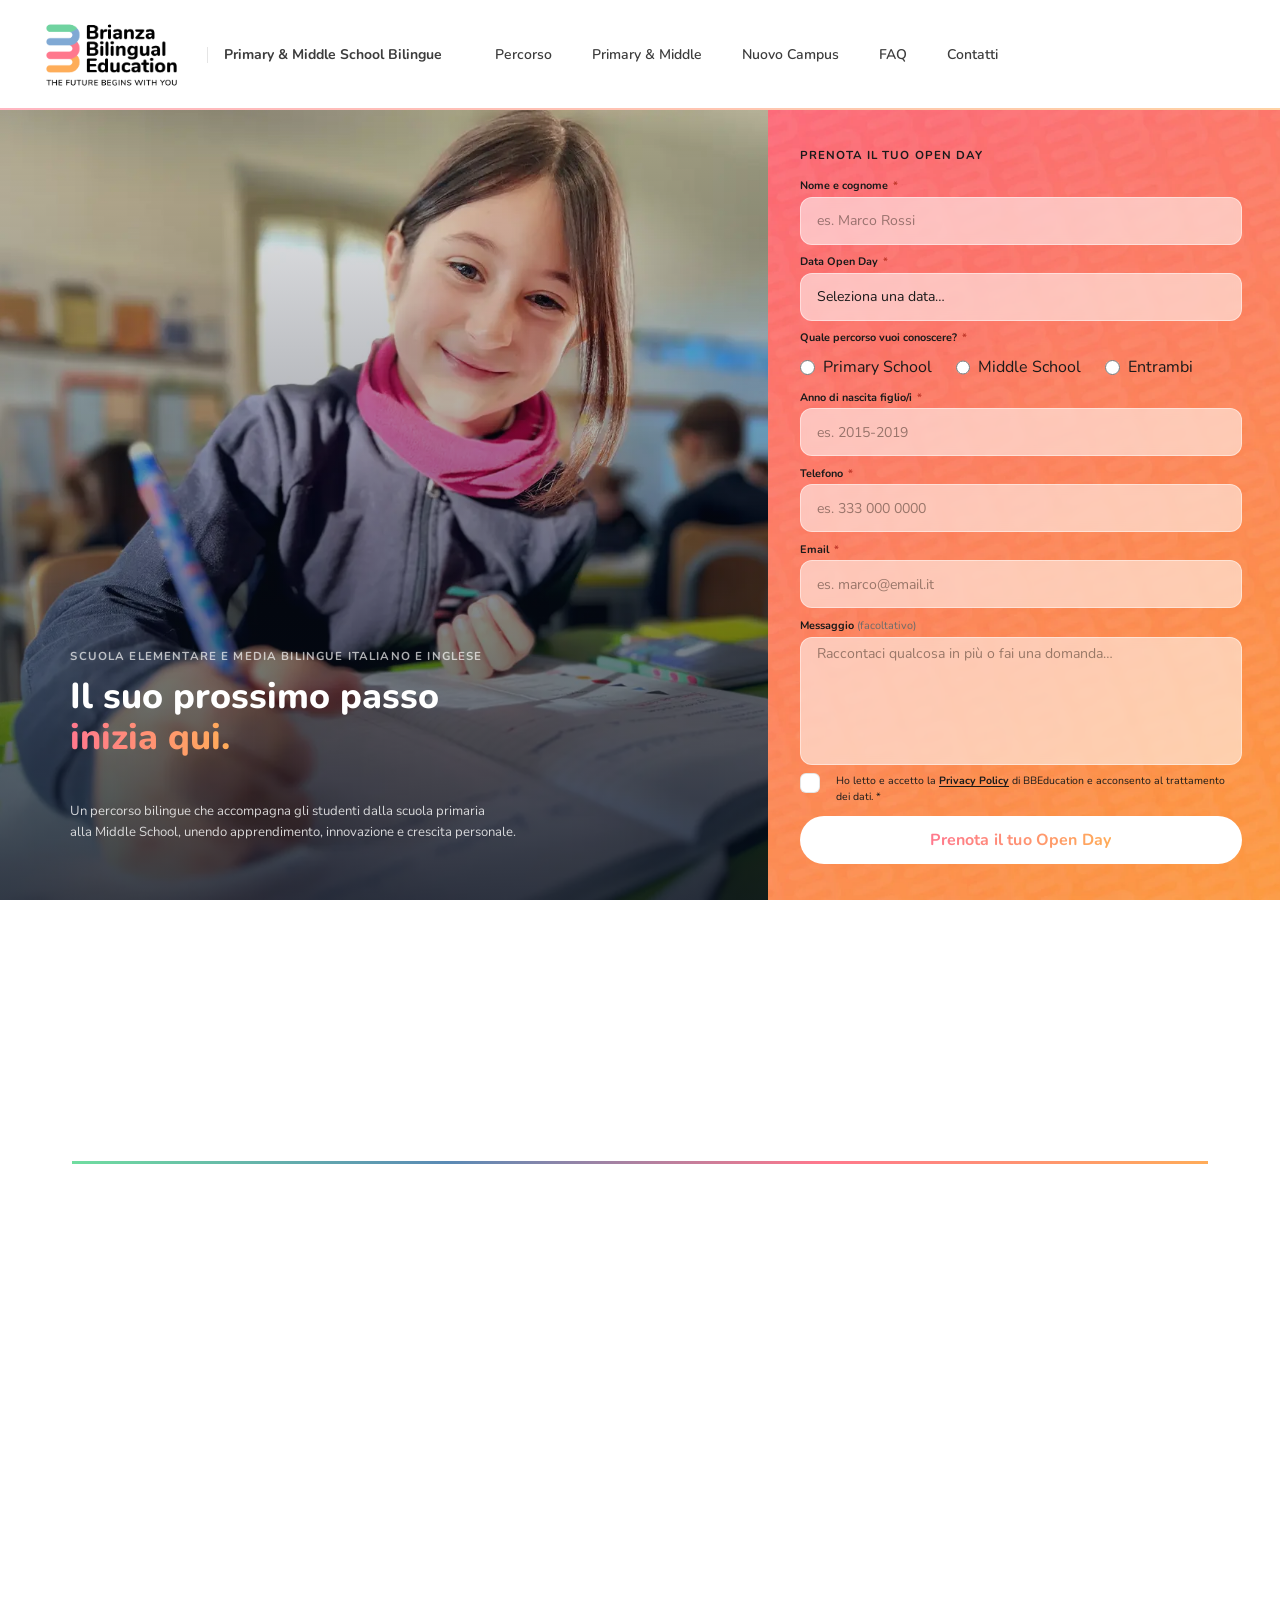
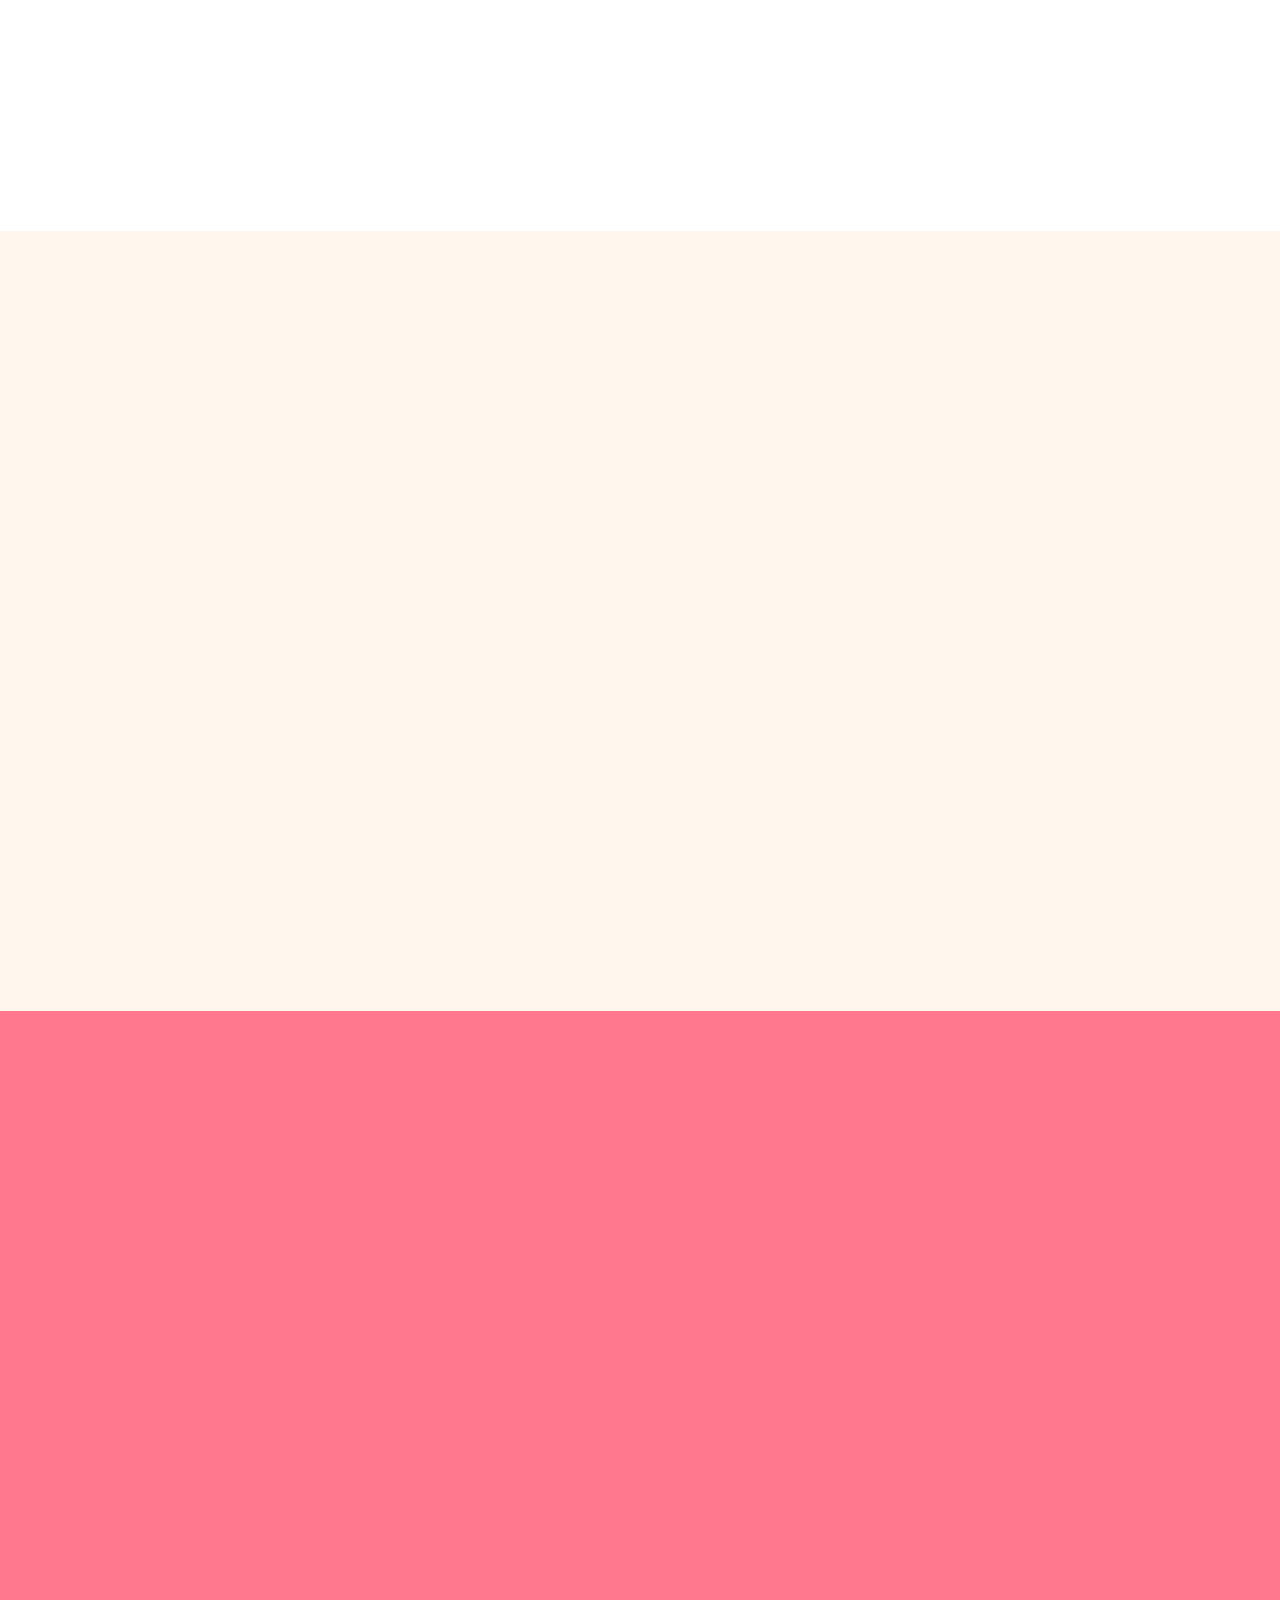
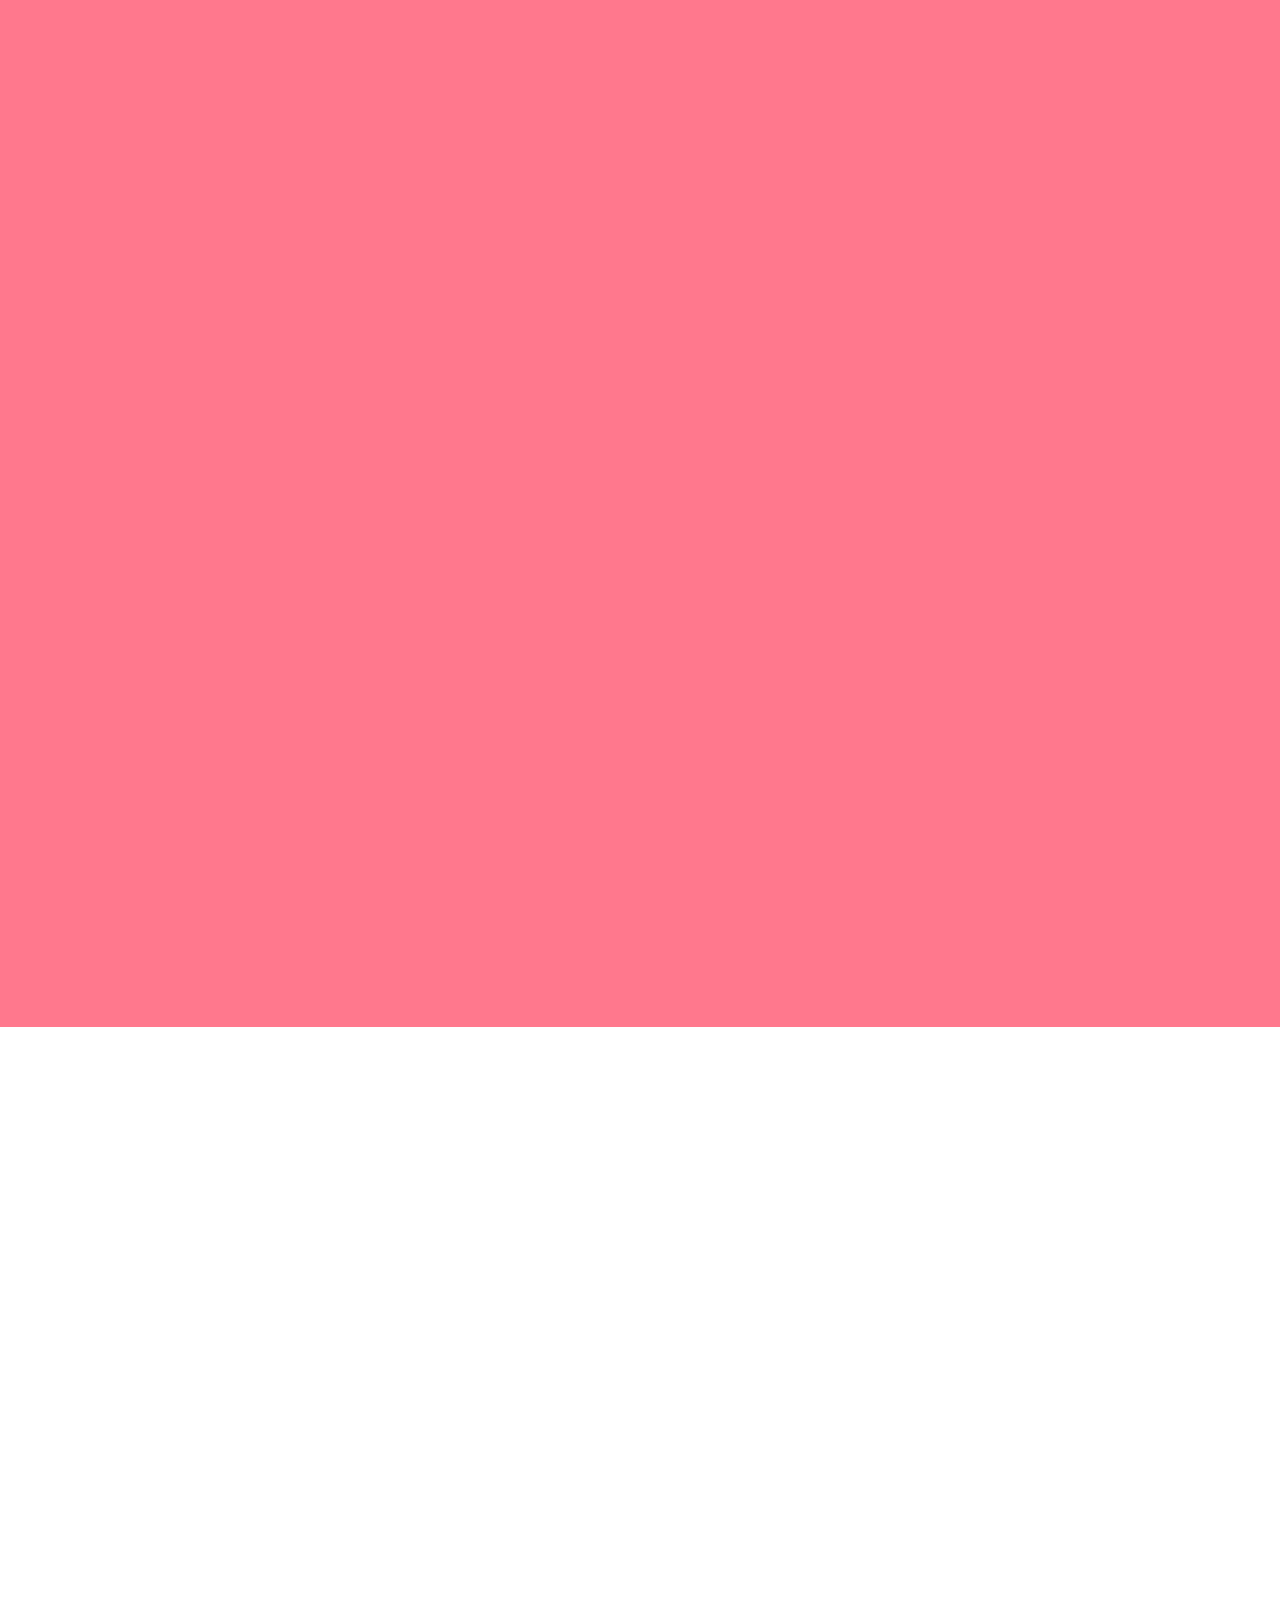
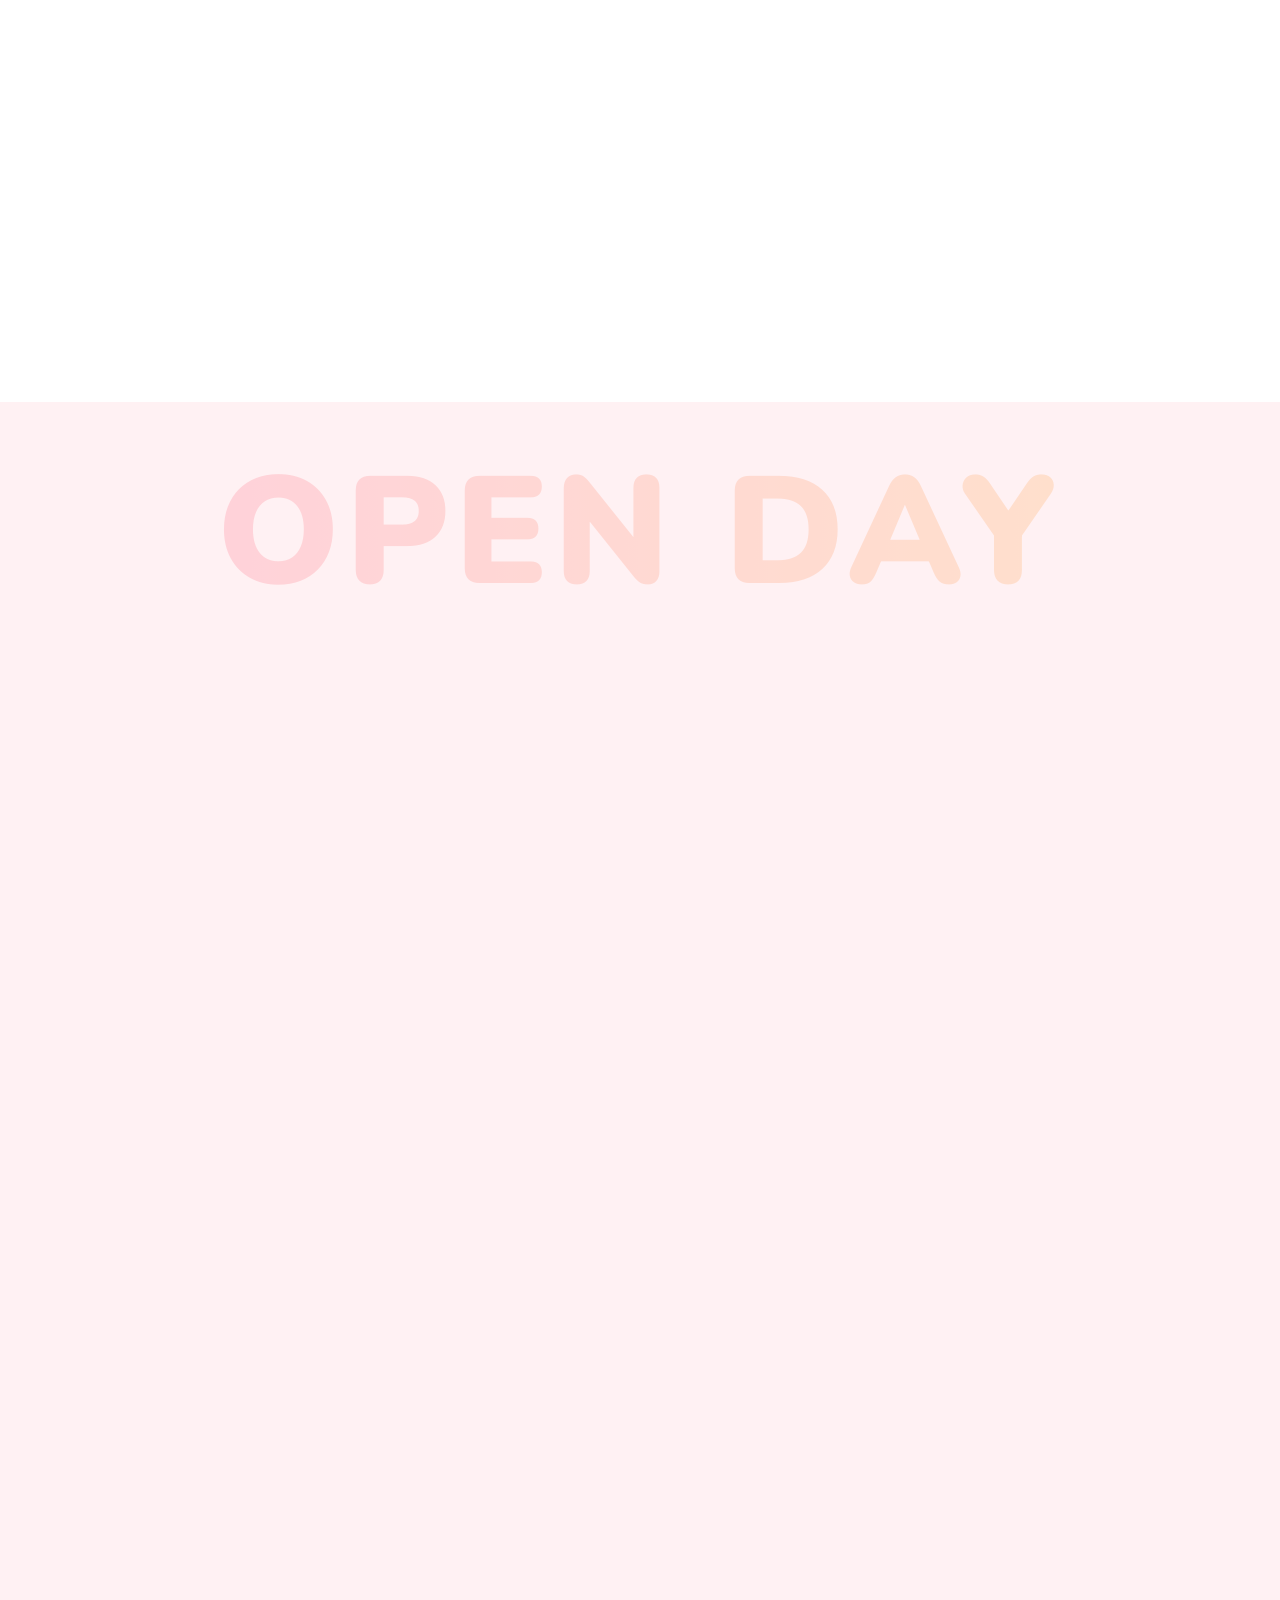
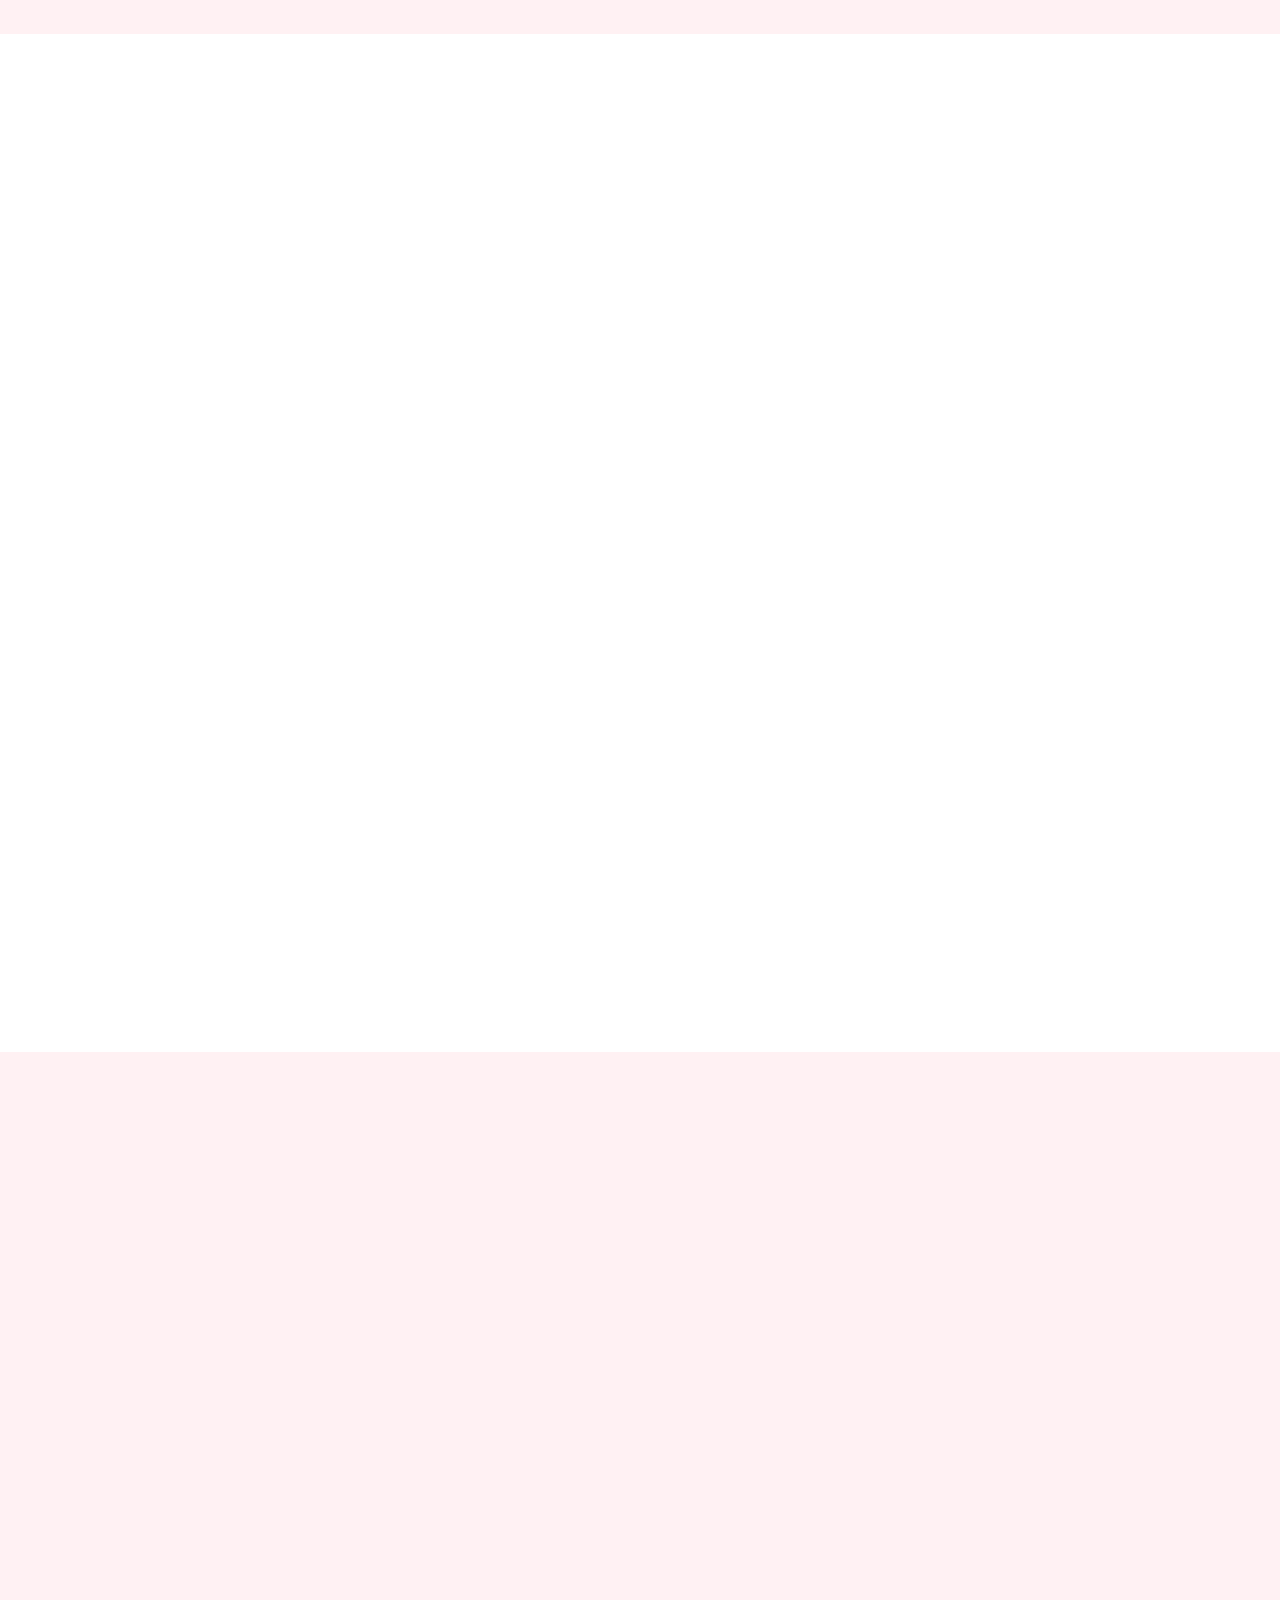
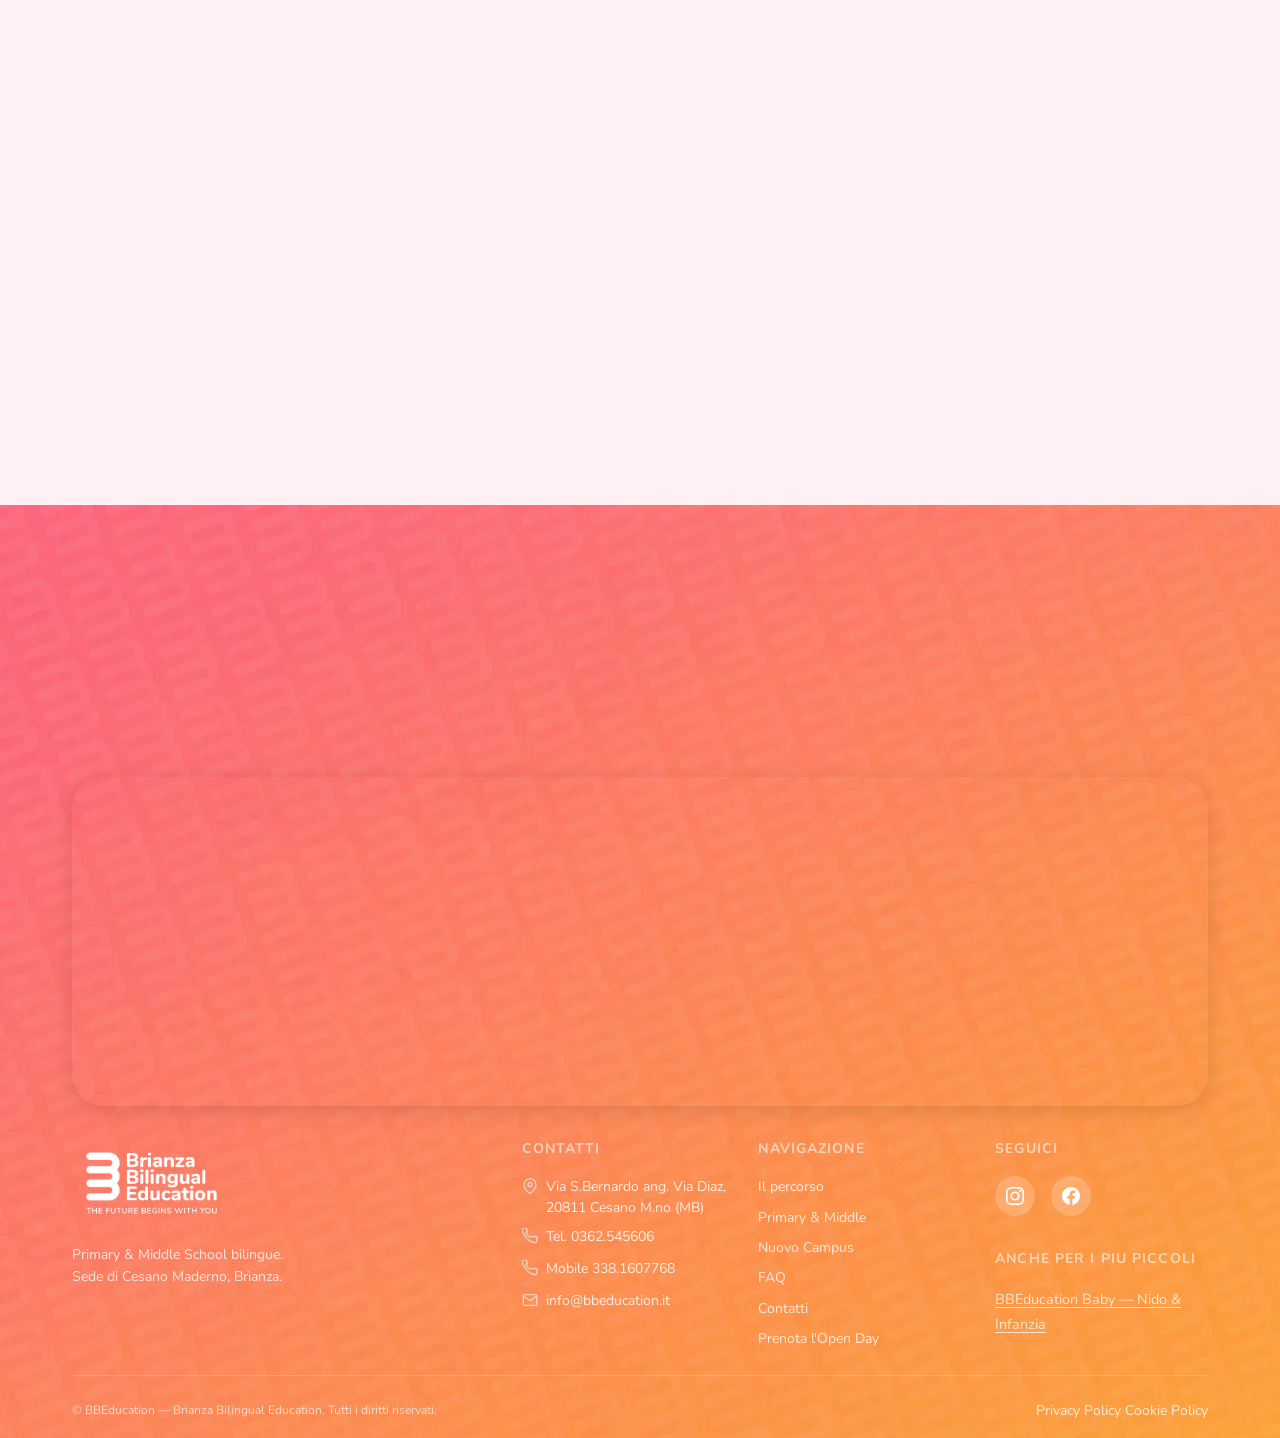
<file: landing-primary-middle/primary-middle-school.html>
﻿<!DOCTYPE html>
<html lang="it">
<head>
  <meta charset="UTF-8">
  <meta name="viewport" content="width=device-width, initial-scale=1.0">

  <!-- SEO -->
  <title>Scuola Primaria e Media Bilingue in Brianza | Open Day BBEducation</title>
  <meta name="description" content="Scopri la Primary e Middle School bilingue BBEducation. Prenota l'Open Day: metodo educativo, percorso, campus e team qualificato.">
  <meta name="robots" content="index, follow">

  <!-- Open Graph -->
  <meta property="og:title" content="Scuola Primaria e Media Bilingue in Brianza | BBEducation">
  <meta property="og:description" content="Un percorso bilingue italiano e inglese che cresce con loro, dalla Primary alla Middle School. Prenota il tuo Open Day.">
  <meta property="og:type" content="website">
  <meta property="og:locale" content="it_IT">

  <!-- Performance: preload critical font & LCP image -->
  <link rel="preload" href="Font/Nunito-VariableFont_wght.ttf" as="font" type="font/ttf" crossorigin="anonymous">
  <link rel="preload" href="fotoprimary/middlehero.webp" as="image">

  <!-- Styles — identici a index.html, poi override palette PMS -->
  <link rel="stylesheet" href="css/tokens.css">
  <link rel="stylesheet" href="css/style.css?v=77">
  <link rel="stylesheet" href="css/primary-middle-school.css">

  <!-- Structured data -->
  <script type="application/ld+json">
  {
    "@context": "https://schema.org",
    "@graph": [
      {
        "@type": "EducationalOrganization",
        "name": "BBEducation — Primary & Middle School",
        "alternateName": "BBEducation Primary",
        "description": "Scuola Primaria e Media bilingue in Brianza per bambini dai 6 ai 14 anni.",
        "address": {
          "@type": "PostalAddress",
          "streetAddress": "Via S.Bernardo ang. Via Diaz",
          "addressLocality": "Cesano Maderno",
          "postalCode": "20811",
          "addressRegion": "MB",
          "addressCountry": "IT"
        },
        "areaServed": "Brianza",
        "knowsLanguage": ["it", "en"]
      },
      {
        "@type": "FAQPage",
        "mainEntity": [
          {
            "@type": "Question",
            "name": "Dove si svolge l'Open Day?",
            "acceptedAnswer": {
              "@type": "Answer",
              "text": "L'Open Day si svolge presso la sede BBEducation di Cesano Maderno."
            }
          },
          {
            "@type": "Question",
            "name": "Quando sara operativo il nuovo Campus di Seveso?",
            "acceptedAnswer": {
              "@type": "Answer",
              "text": "Il nuovo Campus di Seveso sara operativo dal 2027 e ospitera i percorsi Primary e Middle School."
            }
          }
        ]
      }
    ]
  }
  </script>

  <style>
    /* ── Spaziatura uniforme — stesse regole di index.html ─────── */
    .section__title + .section__subtitle,
    .section__title + p,
    .section__title + .open-day__intro { margin-top: 1rem !important; }

    .section__subtitle + .btn,
    .section__subtitle + .hero__cta-group,
    .section__subtitle + div > .btn,
    .method__body + .btn,
    .method__body + a.btn,
    .open-day-agenda + div,
    .open-day__intro + .open-day-agenda { margin-top: 2rem !important; }

    .method__body + .method__body { margin-top: 2rem !important; }
    p + p { margin-top: 2rem !important; }
    .hero__copy p + p { margin-top: 0 !important; }
    .footer__contact-list p + p { margin-top: 0 !important; }

    .section__header + *,
    .open-day-agenda__badges { gap: 2rem !important; }
    .why-grid { gap: 2rem !important; }
    .continuita-steps { gap: 2rem !important; }

    /* ════════════════════════════════════════════════════════════
       0. HEADER PMS — breakpoint nav adattato al contenuto reale
       La PMS ha più voci e una label lunga: serve più spazio.
       Calcolo minimo: logo(315) + gap(16) + nav5voci(407) + gap(16) + CTA(190) = ~944px
       + container padding 48px → breakpoint sicuro a 1024px.
    ════════════════════════════════════════════════════════════ */

    /* Sotto 1024px: nascondi nav (rimane logo + CTA — clean mobile state) */
    @media (max-width: 1023px) {
      .header__nav { display: none !important; }
    }

    /* Sotto 1280px: nascondi label per liberare ~200px */
    @media (max-width: 1279px) {
      .header__label { display: none !important; }
    }

    /* 1024–1199px: nav compatta — riduci padding e font per il range stretto */
    @media (min-width: 1024px) and (max-width: 1199px) {
      .header__nav a { padding: var(--space-1) 0.5rem !important; font-size: 0.8rem !important; }
      .header__nav ul { gap: 0 !important; }
      .header__cta .btn { padding: 0.5rem 0.875rem !important; font-size: 0.8rem !important; }
    }

    /* ════════════════════════════════════════════════════════════
       1. MENU HOVER — rosa PMS (sovrascrive azzurro Baby)
    ════════════════════════════════════════════════════════════ */
    .header__nav a:hover {
      color: #FF788D !important;
      background: rgba(255, 120, 141, 0.10) !important;
    }

    /* ════════════════════════════════════════════════════════════
       2. SFONDI SEZIONI PMS
    ════════════════════════════════════════════════════════════ */
    #percorso   { background: #ffffff !important; }
    #why        { background: rgba(255, 172, 89, 0.10) !important; }
    #primary    { transition: background-color 0.55s ease; }
    /* Sezione Campus: foto scuolanew come background con sfumatura verso il bianco in basso */
    /* ── #campus: img reale + gradiente overlay ─────────────────────
       L'img si adatta automaticamente alla larghezza della sezione.
       Il container si sovrappone nella zona bianca tramite margine negativo.
    ─────────────────────────────────────────────────────────────── */
    #campus {
      background: #ffffff;
      padding-top: 0;
      overflow: hidden;
    }
    .campus__photo {
      position: relative;
      width: 100%;
      line-height: 0;
    }
    .campus__photo img {
      width: 100%;
      height: auto;
      display: block;
    }
    .campus__photo::after {
      content: '';
      position: absolute;
      inset: 0;
      /* Gradiente desktop/tablet: bianco solido al 48% */
      background: linear-gradient(to bottom,
        rgba(255,255,255,0.10) 0%,
        rgba(255,255,255,0.55) 20%,
        rgba(255,255,255,0.90) 36%,
        #ffffff                48%);
      pointer-events: none;
    }
    /* Mobile: ripristina gradiente originale (quello che funzionava) */
    @media (max-width: 539px) {
      .campus__photo::after {
        background: linear-gradient(to bottom,
          rgba(255,255,255,0.08) 0%,
          rgba(255,255,255,0.35) 35%,
          rgba(255,255,255,0.80) 58%,
          #ffffff                78%);
      }
    }
    #campus .container {
      margin-top: clamp(-160px, -14vw, -60px); /* mobile — non toccare */
      position: relative;
      z-index: 1;
    }
    @media (min-width: 540px) and (max-width: 767px) {
      #campus .container { margin-top: clamp(-200px, -30vw, -150px); }
    }
    @media (min-width: 768px) and (max-width: 1023px) {
      #campus .container { margin-top: clamp(-280px, -34vw, -220px); }
    }
    @media (min-width: 1024px) and (max-width: 1321px) {
      #campus .container { margin-top: clamp(-320px, -26vw, -240px); }
    }
    @media (min-width: 1322px) and (max-width: 1633px) {
      #campus .container { margin-top: clamp(-440px, -34vw, -340px); }
    }
    @media (min-width: 1634px) {
      #campus .container { margin-top: clamp(-520px, -50vw, -420px); }
    }
    #faq        { background: #ffffff !important; }

    /* ════════════════════════════════════════════════════════════
       3. #why — sfondo arancione CHIARO: testo normale
    ════════════════════════════════════════════════════════════ */
    #why .section__title { color: var(--color-text) !important; }
    #why .section__subtitle { color: var(--color-text-secondary) !important; }
    #why .value-card { box-shadow: none !important; }
    #why .value-card:hover { box-shadow: none !important; }
    #why .value-card__front, #why .value-card__back { box-shadow: none !important; }
    #why .value-card__front-label { color: rgba(255,255,255,0.95) !important; }
    #why .value-card__hint { color: rgba(255,255,255,0.75) !important; }
    #why .value-card__title { color: #fff !important; }
    #why .value-card__body { color: rgba(255,255,255,0.92) !important; }
    #why .section__cta .btn-primary { background: linear-gradient(90deg, #FF788D 0%, #FFAC59 100%) !important; color: #ffffff !important; }

    /* ════════════════════════════════════════════════════════════
       4. PERCORSO — Badge, label, linea orizzontale
    ════════════════════════════════════════════════════════════ */
    /* Badge età */
    .pms-badge--baby    { background: rgba(128,169,213,0.18) !important; color: #5a8ab5 !important; }
    .pms-badge--primary { background: rgba(255,120,141,0.15) !important; color: #FF788D !important; }
    .pms-badge--middle  { background: rgba(255,172,89,0.18)  !important; color: #FFAC59 !important; }

    /* Label titolo card */
    .pms-label--baby    { color: #5a8ab5 !important; }  /* azzurro */
    .pms-label--primary { color: #FF788D !important; }  /* rosa */
    .pms-label--middle  { color: #FFAC59 !important; }  /* arancione */
    .pms-desc--dark     { color: #4a4a4a !important; }

    /* La card Baby ha active state — mantieni azzurro */
    #percorso .continuita-step--active .continuita-step__label { color: #5a8ab5 !important; }
    #percorso .continuita-step--active .continuita-step__badge {
      background: rgba(128,169,213,0.18) !important;
      color: #5a8ab5 !important;
    }

    /* Linea orizzontale principale del path: gradiente PMS */
    #percorso .continuita-path::before {
      background: linear-gradient(90deg, #70DDA0 0%, #5a8ab5 33%, #FF788D 66%, #FFAC59 100%) !important;
    }

    /* Connettori verticali tra linea e card */
    #percorso .continuita-step::before {
      background: linear-gradient(to bottom, #70DDA0, #5a8ab5) !important;
      opacity: 1 !important;
    }
    #percorso .continuita-step:nth-child(2)::before { background: linear-gradient(to bottom, #5a8ab5, #FF788D) !important; }
    #percorso .continuita-step:nth-child(3)::before { background: linear-gradient(to bottom, #FF788D, #FFAC59) !important; }
    #percorso .continuita-path.path-in-view .continuita-step::before { opacity: 1 !important; }

    /* ════════════════════════════════════════════════════════════
       5. HOVER STROKE — un colore per card (Baby=azzurro, Primary=rosa, Middle=arancione)
       Riutilizza @property --ct-sweep già registrato in style.css
    ════════════════════════════════════════════════════════════ */
    /* Base comune */
    #percorso .continuita-step::after {
      content: ''; position: absolute; inset: -2px;
      border-radius: calc(var(--radius-lg, 16px) + 2px); padding: 2px;
      -webkit-mask: linear-gradient(#fff 0 0) content-box, linear-gradient(#fff 0 0);
      -webkit-mask-composite: xor;
      mask: linear-gradient(#fff 0 0) content-box, linear-gradient(#fff 0 0);
      mask-composite: exclude;
      --ct-sweep: 0%;
      transition: --ct-sweep 0.75s cubic-bezier(0.22, 1, 0.36, 1);
      z-index: 1; pointer-events: none;
    }
    #percorso .continuita-step:hover::after { --ct-sweep: 100%; }
    @media (hover: none) { #percorso .continuita-step::after { display: none; } }

    /* Baby: stroke azzurro */
    #percorso .continuita-step:nth-child(1)::after {
      background: conic-gradient(from -90deg, #5a8ab5 0% var(--ct-sweep), transparent var(--ct-sweep));
    }
    /* Primary: stroke rosa */
    #percorso .continuita-step:nth-child(2)::after {
      background: conic-gradient(from -90deg, #FF788D 0% var(--ct-sweep), transparent var(--ct-sweep));
    }
    /* Middle School: stroke arancione */
    #percorso .continuita-step:nth-child(3)::after {
      background: conic-gradient(from -90deg, #FFAC59 0% var(--ct-sweep), transparent var(--ct-sweep));
    }

    /* ════════════════════════════════════════════════════════════
       6. UNDERLINE ANIMATO titoli con gradiente PMS
    ════════════════════════════════════════════════════════════ */
    #why .section__title,
    #campus .section__title {
      position: relative;
      display: inline-block;
    }
    #why .section__title::after,
    #campus .section__title::after {
      content: '';
      position: absolute;
      bottom: -6px; left: 0;
      width: 100%; height: 3px;
      border-radius: 2px;
      background: linear-gradient(90deg, #FF788D 0%, #FFAC59 100%) !important;
      transform: scaleX(0);
      transform-origin: left center;
      transition: transform 0.7s 0.35s cubic-bezier(0.22, 1, 0.36, 1);
    }
    #why .section__header.in-view .section__title::after,
    #campus .section__header.in-view .section__title::after {
      transform: scaleX(1);
    }
    /* Percorso e FAQ: nessun underline sul titolo */
    #percorso .section__title::after,
    #faq .section__title::after { display: none !important; }

    /* ════════════════════════════════════════════════════════════
       7. CAMPUS + FAQ — eyebrow SOPRA il titolo (block, non inline)
    ════════════════════════════════════════════════════════════ */
    #campus .section__eyebrow,
    #faq .section__eyebrow {
      display: block !important;
      margin-bottom: 0.5rem !important;
    }
    #faq .section__eyebrow {
      margin-bottom: 2rem !important; /* 32px */
    }

    /* ════════════════════════════════════════════════════════════
       8. FAQ — box accordion colorate, bottone + rosa
    ════════════════════════════════════════════════════════════ */
    #faq .faq-item {
      background: rgba(255, 120, 141, 0.06) !important;
      border: 1px solid rgba(255, 120, 141, 0.18) !important;
      box-shadow: 0 2px 10px rgba(255, 120, 141, 0.07) !important;
    }
    #faq .faq-item:nth-child(even) {
      background: rgba(255, 172, 89, 0.07) !important;
      border-color: rgba(255, 172, 89, 0.22) !important;
    }
    #faq .faq-item:has(.faq-trigger[aria-expanded="true"]) {
      box-shadow: 0 4px 20px rgba(255, 120, 141, 0.18) !important;
    }
    /* Bottone + */
    /* Box dispari (rosa) — controllo rosa */
    #faq .faq-icon {
      background: rgba(255, 120, 141, 0.15) !important;
      color: #c9405a !important;
    }
    #faq .faq-trigger[aria-expanded="true"] .faq-icon {
      background: #FF788D !important;
      color: #fff !important;
    }
    #faq .faq-trigger[aria-expanded="true"] {
      color: #c9405a !important;
      background: rgba(255, 120, 141, 0.06) !important;
    }
    /* Box pari (arancione) — controllo arancione */
    #faq .faq-item:nth-child(even) .faq-icon {
      background: rgba(255, 172, 89, 0.18) !important;
      color: #b85c00 !important;
    }
    #faq .faq-item:nth-child(even) .faq-trigger[aria-expanded="true"] .faq-icon {
      background: #FFAC59 !important;
      color: #fff !important;
    }
    #faq .faq-item:nth-child(even) .faq-trigger[aria-expanded="true"] {
      color: #b85c00 !important;
      background: rgba(255, 172, 89, 0.07) !important;
    }
    #faq .faq-trigger:hover {
      background: rgba(255, 120, 141, 0.05) !important;
      color: var(--color-text) !important;
    }
    #faq .faq-item::before {
      background: conic-gradient(from -90deg, #FF788D 0%, #FFAC59 100%, transparent 100%) !important;
    }
    #faq .faq-panel__inner {
      border-top-color: rgba(255, 120, 141, 0.15) !important;
    }
    #faq .faq-panel__inner a { color: #FF788D !important; }

    /* ════════════════════════════════════════════════════════════
       8b. SEGMENTED CONTROL Primary / Middle
    ════════════════════════════════════════════════════════════ */
    .pms-switcher {
      display: flex;
      justify-content: center;
      padding: clamp(0.75rem, 2svh, 1.25rem) 1rem;
      flex-shrink: 0;
      position: relative;
      z-index: 2;
    }
    .pms-switcher__track {
      display: flex;
      background: rgba(255,255,255,0.82);
      backdrop-filter: blur(14px);
      -webkit-backdrop-filter: blur(14px);
      border-radius: 999px;
      padding: 4px;
      border: 1px solid rgba(0,0,0,0.09);
      box-shadow: 0 2px 14px rgba(0,0,0,0.08);
      gap: 0;
    }
    .pms-sw-btn {
      padding: 0.52em 1.65em;
      border-radius: 999px;
      border: none;
      background: transparent;
      font-family: inherit;
      font-size: 0.875rem;
      font-weight: 700;
      letter-spacing: 0.01em;
      cursor: pointer;
      color: var(--color-text-secondary, #777);
      transition: background 0.22s, color 0.22s, box-shadow 0.22s;
      white-space: nowrap;
      line-height: 1.3;
    }
    .pms-sw-btn:not(.is-active):hover {
      background: rgba(0,0,0,0.06);
      color: var(--color-text, #1a1a1a);
    }
    .pms-sw-btn[data-idx="0"].is-active {
      background: #FF788D;
      color: #fff;
      box-shadow: 0 2px 10px rgba(255,120,141,0.38);
    }
    .pms-sw-btn[data-idx="1"].is-active {
      background: #FFAC59;
      color: #fff;
      box-shadow: 0 2px 10px rgba(255,172,89,0.38);
    }

    /* ── Dot indicators (override style.css per colori #primary) ── */
    #primary .metodo__dot {
      width: 8px; height: 8px;
      border-radius: 50%;
      border: none;
      cursor: pointer;
      padding: 0;
      background: rgba(0,0,0,0.20);
      transition: background 0.22s, width 0.22s, border-radius 0.22s, transform 0.22s;
    }
    #primary .metodo__dot.is-active {
      width: 22px;
      border-radius: 4px;
      transform: none;
      background: #FF788D !important;
    }
    #primary .metodo__dot[data-idx="1"].is-active {
      background: #FFAC59 !important;
    }
    /* Dots più visibili nella riga sotto l'immagine */
    #primary .metodo__dots {
      margin-top: 0.65rem;
      gap: 6px;
    }

    /* ── Layout inner: sempre colonna (switcher in cima, vgrid sotto) ── */
    #primary .metodo__inner {
      flex-direction: column !important;
      align-items: stretch !important;
      justify-content: flex-start !important;
    }
    @media (min-width: 760px) and (min-height: 560px) {
      #primary .metodo__inner {
        padding-block: 0 !important;
      }
      #primary .metodo__vgrid {
        flex: 1;
        align-content: center;
        padding-block: clamp(1rem, 3.5svh, 2.5rem);
      }
    }

    /* ════════════════════════════════════════════════════════════
       9. PRIMARY → MIDDLE — sezione scroll narrativo
       Testo leggibile su sfondi colorati
    ════════════════════════════════════════════════════════════ */
    /* Eyebrow comune a entrambi i pannelli */
    .pms-scroll-eyebrow {
      display: block;
      font-size: 0.72rem;
      letter-spacing: 0.12em;
      font-weight: 700;
      text-transform: none;
      margin-bottom: 0.75rem;
    }
    /* Pannello Primary (idx=0): testo bianco su rosa */
    #primary .metodo__panel[data-idx="0"] .pms-scroll-eyebrow { color: rgba(255,255,255,0.80); }
    #primary .metodo__panel[data-idx="0"] .section__title--left { color: #fff; }
    #primary .metodo__panel[data-idx="0"] .method__body { color: rgba(255,255,255,0.88); }
    #primary .metodo__panel[data-idx="0"] .metodo__feature { color: rgba(255,255,255,0.88); }
    #primary .metodo__panel[data-idx="0"] .metodo__feature strong { color: #fff; }

    /* Pannello Middle (idx=1): testo scuro su arancione */
    #primary .metodo__panel[data-idx="1"] .pms-scroll-eyebrow { color: rgba(61,32,0,0.65); }
    #primary .metodo__panel[data-idx="1"] .section__title--left { color: #1a1a1a; }
    #primary .metodo__panel[data-idx="1"] .method__body { color: rgba(26,26,26,0.80); }
    #primary .metodo__panel[data-idx="1"] .metodo__feature { color: rgba(26,26,26,0.80); }
    #primary .metodo__panel[data-idx="1"] .metodo__feature strong { color: #1a1a1a; }

    /* Icone feature: sfondo e colore adattati al pannello */
    #primary .metodo__panel[data-idx="0"] .pms-feat-icon circle { fill: rgba(255,255,255,0.25); }
    #primary .metodo__panel[data-idx="0"] .pms-feat-icon polyline { stroke: rgba(255,255,255,0.95); }
    #primary .metodo__panel[data-idx="1"] .pms-feat-icon circle { fill: #FFAC59; }
    #primary .metodo__panel[data-idx="1"] .pms-feat-icon polyline { stroke: #fff; }

    /* CTA in entrambi i pannelli */
    #primary .pms-scroll-cta {
      display: inline-flex; align-items: center;
      margin-top: var(--space-4); align-self: flex-start;
      padding: 0.65em 1.5em;
      border-radius: var(--radius-full, 999px);
      font-weight: 700; font-size: var(--text-base);
      text-decoration: none; cursor: pointer;
      transition: background 0.2s, color 0.2s, box-shadow 0.2s;
    }
    #primary .metodo__panel[data-idx="0"] .pms-scroll-cta {
      background: rgba(255,255,255,0.2);
      color: #fff;
      border: 2px solid rgba(255,255,255,0.50);
      box-shadow: 0 2px 12px rgba(0,0,0,0.08);
    }
    #primary .metodo__panel[data-idx="0"] .pms-scroll-cta:hover {
      background: rgba(255,255,255,0.35);
      box-shadow: 0 4px 20px rgba(0,0,0,0.12);
    }
    #primary .metodo__panel[data-idx="1"] .pms-scroll-cta {
      background: rgba(61,32,0,0.12);
      color: #3d2000;
      border: 2px solid rgba(61,32,0,0.28);
    }
    #primary .metodo__panel[data-idx="1"] .pms-scroll-cta:hover {
      background: rgba(61,32,0,0.22);
    }

    /* ════════════════════════════════════════════════════════════
       LINE BREAK CONTROLLATI — visibili solo su mobile
    ════════════════════════════════════════════════════════════ */
    .m-br { display: none; }
    @media (max-width: 767px) { .m-br { display: block; } }

    /* Flow mode (mobile): superficie cromatica continua Primary → Middle.
       Un unico gradiente sull'intera sezione, nessun background sui sotto-blocchi. */
    /* Flow (mobile): gradiente colorato Primary → Middle */
    #primary.metodo--flow {
      background: linear-gradient(180deg, #FF788D 0%, #FFAC59 100%);
    }
    #primary.metodo--flow .metodo__vgrid { gap: 0 !important; }
    #primary.metodo--flow .metodo__inner {
      padding-top: calc(var(--space-5) + var(--space-3)) !important;
      padding-bottom: var(--space-5) !important;
    }
    #primary.metodo--flow .metodo__panel {
      background: transparent !important;
      border-radius: 0 !important;
      margin-top: 0 !important;
    }

    /* ════════════════════════════════════════════════════════════
       9b. #primary STICKY — eyebrow sempre visibile con zoom browser
       Causa del bug: metodo__inner ha align-items:center + height JS-driven.
       A zoom elevato innerH si riduce e il contenuto centrato eccede verso l'alto
       finendo dietro l'header (z-index:200). Fix strutturale:
       — align-items: safe center (evita top-overflow; su browser moderni con overflow
         il flex allinea a flex-start invece di centrare oltre il bordo superiore)
       — padding-top/bottom fluidi: garantiscono respiro top e bottom
       — altezza adattiva in JS (setH): il frame sticky si allarga se il contenuto
         è più alto della viewport, così non serve overflow:clip che taglierebbe in basso
    ════════════════════════════════════════════════════════════ */
    @media (min-width: 760px) {
      #primary .metodo__inner {
        align-items: safe center !important;
        padding-top: clamp(1.5rem, 5svh, 3.5rem) !important;
        padding-bottom: clamp(1.5rem, 5svh, 3.5rem) !important;
      }
    }

    /* ════════════════════════════════════════════════════════════
       9c. PRIMARY — flow mode su viewport LARGHI (≥760px, altezza <560px)
       Quando il viewport è troppo basso per lo sticky ma abbastanza largo
       per due colonne: anziché impilare immagini SOPRA il testo (flow base),
       manteniamo il layout 2 colonne — testo a sinistra, immagine a destra.
       Entrambe le sezioni (Primary + Middle) sono visibili, non-sticky.
    ════════════════════════════════════════════════════════════ */
    @media (min-width: 760px) {
      /* Inner: altezza automatica — nessuna fixed 100svh, il contenuto fluisce */
      #primary.metodo--flow .metodo__inner {
        height: auto !important;
        align-items: flex-start !important;
        padding-top: clamp(var(--space-4), 5svh, var(--space-5)) !important;
        padding-bottom: clamp(var(--space-4), 5svh, var(--space-5)) !important;
      }
      /* Vgrid: colonna verticale di pair (Primary sopra, Middle sotto) */
      #primary.metodo--flow .metodo__vgrid {
        display: flex !important;
        flex-direction: column !important;
        gap: clamp(var(--space-5), 6svh, var(--space-6)) !important;
        align-items: stretch !important;
      }
      /* Ogni pair: CSS Grid 2 colonne uguali — il grid estende l'img alla stessa
         altezza del testo (funziona anche su replaced elements come <img>). */
      #primary.metodo--flow .metodo__pair {
        display: grid !important;
        grid-template-columns: 1fr 1fr !important;
        grid-template-rows: 1fr !important;
        gap: clamp(1.5rem, 4vw, 3rem) !important;
        align-items: stretch !important;
      }
      /* Panel testo: cella sinistra */
      #primary.metodo--flow .metodo__panel {
        grid-column: 1 !important;
        grid-row: 1 !important;
        min-width: 0 !important;
        padding: var(--space-3) 0 !important;
        gap: 0.35rem !important;
        opacity: 1 !important;
        transform: none !important;
        pointer-events: auto !important;
      }
      /* Titolo: dimensione nel layout a 2 colonne */
      #primary.metodo--flow .metodo__panel .section__title {
        font-size: clamp(1.3rem, 2.5vw, 1.9rem) !important;
        line-height: 1.15 !important;
        margin-bottom: 0.2rem !important;
      }
      /* Immagine: cella destra, si estende all'altezza del testo.
         Il grid garantisce lo stretch anche sugli <img> (replaced elements). */
      #primary.metodo--flow .metodo__img {
        grid-column: 2 !important;
        grid-row: 1 !important;
        width: 100% !important;
        height: 100% !important;
        min-height: 0 !important;
        max-width: none !important;
        aspect-ratio: auto !important;
        object-fit: cover !important;
        object-position: center 20% !important;
        border-radius: var(--radius-lg) !important;
        opacity: 1 !important;
        order: 0 !important;
      }
      /* Dots: non utili in questa modalità */
      #primary.metodo--flow .metodo__dots {
        display: none !important;
      }
    }

    /* ════════════════════════════════════════════════════════════
       10. EYEBROW — Primary scroll (legacy, mantenuto per compatibilità)
    ════════════════════════════════════════════════════════════ */
    .pms-primary-eyebrow {
      font-size: 0.75rem; letter-spacing: 0.1em; font-weight: 700;
      text-transform: uppercase; color: #fff;
      margin-bottom: 0.75rem; display: block; opacity: 0.85;
    }

    /* ════════════════════════════════════════════════════════════
       11. CAMPUS badges e info tag
    ════════════════════════════════════════════════════════════ */
    @property --campus-angle {
      syntax: '<angle>';
      initial-value: 0deg;
      inherits: false;
    }
    @keyframes campus-border-spin {
      to { --campus-angle: 360deg; }
    }

    #campus .open-day-agenda__badges { max-width: 720px; margin-inline: auto; }

    #campus .oda-badge {
      position: relative !important;
      isolation: isolate !important;
      background: transparent !important;
      border: 1px solid rgba(255,120,141,0.25) !important;
      transition: border-color 0.35s ease, box-shadow 0.35s ease !important;
    }
    /* White card fill — always behind content */
    #campus .oda-badge::after {
      content: '';
      position: absolute;
      inset: 0;
      border-radius: inherit;
      background: #fff;
      z-index: -1;
      pointer-events: none;
    }
    /* Sweep stroke — stesso comportamento di #percorso */
    #campus .oda-badge::before {
      content: '';
      position: absolute;
      inset: -2px;
      border-radius: inherit;
      background: conic-gradient(from -90deg, #FF788D 0%, #FFAC59 var(--ct-sweep), transparent var(--ct-sweep));
      padding: 2px;
      -webkit-mask: linear-gradient(#fff 0 0) content-box, linear-gradient(#fff 0 0);
      -webkit-mask-composite: xor;
      mask: linear-gradient(#fff 0 0) content-box, linear-gradient(#fff 0 0);
      mask-composite: exclude;
      --ct-sweep: 0%;
      transition: --ct-sweep 0.75s cubic-bezier(0.22, 1, 0.36, 1);
      z-index: 1;
      pointer-events: none;
    }
    #campus .oda-badge:hover {
      box-shadow: 0 8px 24px rgba(255,120,141,0.15) !important;
    }
    #campus .oda-badge:hover::before { --ct-sweep: 100%; }
    @media (hover: none) { #campus .oda-badge::before { display: none; } }

    #campus .oda-badge__icon { background: rgba(255,120,141,0.10) !important; color: #FF788D !important; }

    .campus-info-tag {
      display: inline-block;
      background: rgba(255, 120, 141, 0.08);
      color: #c45a6a;
      font-size: 0.75rem; font-weight: 600;
      letter-spacing: 0.08em; text-transform: uppercase;
      border-radius: 6px; padding: 0.35em 0.9em;
      border: 1px solid rgba(255, 120, 141, 0.3);
      margin-top: var(--space-3);
      cursor: default; user-select: none;
    }

    /* ════════════════════════════════════════════════════════════
       12. FOOTER
    ════════════════════════════════════════════════════════════ */
    .site-footer { padding-top: 80px !important; }
    @media (max-width: 767px) { .site-footer { padding-top: 48px !important; } }
    .site-footer .container { padding-top: 0 !important; }
    .footer__cta-block { padding-top: 0 !important; }
    .map-container + .footer__grid { margin-top: 2rem !important; }

    /* ════════════════════════════════════════════════════════════
       13. OPEN DAY — sfondi pannelli
    ════════════════════════════════════════════════════════════ */
    #open-day { background: none !important; }
    #open-day .oda-panel--agenda { background: rgba(255, 120, 141, 0.10) !important; }
    #open-day .oda-panel--agenda .section__title,
    #open-day .oda-panel--agenda .open-day__intro,
    #open-day .oda-panel--agenda .open-day-date-intro { color: var(--color-text) !important; }
    #open-day .oda-panel--agenda .section__title { margin-bottom: 0 !important; }
    #open-day .oda-panel--agenda .open-day__intro { margin-top: 1rem !important; margin-bottom: 2rem !important; }
    #open-day .oda-panel--agenda .btn-white { background: var(--bbe-baby-gradient) !important; color: #000 !important; border: none !important; margin-top: 2rem !important; }
    #open-day .oda-panel--agenda .btn-white:hover { color: #000 !important; }
    #open-day .oda-panel--agenda .btn-white:focus { color: #000 !important; }
    @media (max-width: 767px) { #open-day .oda-panel--agenda .btn-white { margin-top: 0 !important; } }
    @media (max-width: 767px) { #open-day .oda-panel--agenda div:has(> a.btn-white) { margin-top: 24px !important; padding-top: 0 !important; } }
    #open-day .oda-panel--agenda .oda-badge { background: #fff !important; }
    #open-day .oda-panel--agenda .oda-badge__icon { background: rgba(255, 120, 141, 0.12) !important; color: var(--bbe-baby-blue) !important; }
    #open-day .oda-panel--agenda .oda-badge__title { color: var(--color-text) !important; }
    #open-day .oda-panel--agenda .oda-badge__body { color: var(--color-text-muted) !important; }
    #open-day .oda-panel--agenda .open-day__agenda-label { color: var(--color-text) !important; margin-top: 2rem !important; }
    #open-day .oda-panel--agenda .section__eyebrow {
      background: var(--bbe-baby-gradient) !important;
      -webkit-background-clip: text !important; background-clip: text !important;
      color: transparent !important; opacity: 0.25 !important; margin-top: 2rem !important;
    }
    #open-day .oda-panel--agenda .container { padding-top: 2rem !important; }
    #open-day .oda-panel--form { background: url('gradientiepattern/patterngradientprimarymiddle.webp') center / cover no-repeat !important; padding-top: 80px !important; padding-bottom: 80px !important; }
    @media (max-width: 767px) { #open-day .oda-panel--form { padding-top: 48px !important; padding-bottom: 48px !important; } }
    #booking-form-section { margin-top: 0 !important; }
    #open-day .oda-panel--form .section__header { margin-bottom: 2rem !important; }

    /* ── Radio percorso ──────────────────────────────────────── */
    .percorso-radio-group { display: flex; gap: 1.5rem; flex-wrap: wrap; margin-top: 0.5rem; }
    .percorso-radio-group label { display: flex; align-items: center; gap: 0.5rem; font-weight: 400; cursor: pointer; font-size: var(--text-base); }
    .percorso-radio-group input[type="radio"] { accent-color: #FF788D; width: 1.1em; height: 1.1em; cursor: pointer; flex-shrink: 0; }

    /* ── #percorso path spacing ──────────────────────────────── */
    #percorso .section__header + .continuita-path { margin-top: 2rem !important; }

    /* ── Form ODA: titolo su una riga su desktop ─────────────── */
    #oda-form-title { white-space: normal; max-width: none; }

    /* ════════════════════════════════════════════════════════════
       FORM INFO — wrapper background rosa chiaro
       (solo il box form, non l'intera sezione)
    ════════════════════════════════════════════════════════════ */
    #info.info-form-section { background: rgba(255, 120, 141, 0.10) !important; }
    .info-form-section .info-form-wrapper { background: rgba(255, 172, 89, 0.12) !important; }

    /* ════════════════════════════════════════════════════════════
       PRIMARY / MIDDLE SCROLL — RIFINITURA UI
       Gerarchia tipografica, spacing, max-width, immagine
    ════════════════════════════════════════════════════════════ */

    /* Spacing controllato via margini individuali, non gap uniforme */
    #primary .metodo__panel {
      gap: 0 !important;
      padding-right: clamp(0.5rem, 2vw, 1.5rem) !important;
    }

    /* Eyebrow: legato al titolo, piccolo respiro */
    #primary .pms-scroll-eyebrow {
      margin-bottom: 0.6rem !important;
    }

    /* Titolo: gerarchicamente dominante, lunghezza massima per ritmo di lettura */
    #primary .section__title--left {
      margin-bottom: 1.25rem !important;
      line-height: 1.18 !important;
      max-width: 22ch !important;
    }

    /* Body: testo con misura leggibile, respiro verso i bullet */
    #primary .method__body {
      margin-bottom: 1.5rem !important;
      line-height: 1.72 !important;
      max-width: 50ch !important;
    }

    /* Features: spacing uniforme tra bullet, separazione dal CTA */
    #primary .metodo__features {
      gap: 1rem !important;
      margin-bottom: 1.75rem !important;
    }

    /* Feature item: icona allineata alla prima riga del testo */
    #primary .metodo__feature {
      gap: 0.75rem !important;
      align-items: flex-start !important;
    }
    #primary .metodo__feature-icon {
      margin-top: 0.15em !important;
    }

    /* CTA: nessun margin-top aggiuntivo, spacing gestito da features margin-bottom */
    #primary .pms-scroll-cta {
      margin-top: 0 !important;
    }

    /* Immagine: più alta e prominente, leggermente più larga */
    #primary .metodo__img {
      max-width: min(46vw, 520px) !important;
      height: min(clamp(240px, 64svh, 600px), calc(100svh - 110px - 4svh)) !important;
      border-radius: 1.25rem !important;
      object-position: center 20% !important;
    }

    /* Flow mode (mobile/tablet stretto ≤759px): immagine 351×220 sopra il testo */
    @media (max-width: 759px) {
      /* Nasconde l'intero pair inattivo — il click sullo switch mostra solo il pannello attivo */
      #primary.metodo--flow .metodo__pair { display: none !important; }
      #primary.metodo--flow .metodo__pair:has(.metodo__panel.is-active) { display: flex !important; }
      #primary.metodo--flow .metodo__pair {
        gap: var(--space-2) !important;
      }
      #primary.metodo--flow .metodo__panel {
        gap: clamp(0.3rem, 1.2svh, 1rem) !important;
        padding: var(--space-4) !important;
        padding-top: var(--space-2) !important;
      }
      #primary.metodo--flow .metodo__img {
        max-width: 100% !important;
        width: 100% !important;
        aspect-ratio: 16 / 9 !important;
        height: auto !important;
        border-radius: var(--radius-lg) !important;
        object-fit: cover !important;
        object-position: center 20% !important;
      }
      #primary.metodo--flow .metodo__img[data-idx="1"] { object-position: center 65% !important; }
    }

    /* ════════════════════════════════════════════════════════════
       RESPONSIVE — Breakpoint ≤759px: layout a colonna singola
       Fallback CSS in caso JS non abbia ancora aggiunto .metodo--flow.
       Header: gestito da style.css (@media ≤767px logo 60px, header 110px).
    ════════════════════════════════════════════════════════════ */
    @media (max-width: 759px) {
      #primary .metodo__inner { height: auto !important; padding-block: 0 !important; }
      #primary .metodo__vgrid { display: flex !important; flex-direction: column !important; }
      #primary .metodo__pair { display: flex !important; flex-direction: column !important; }
      #primary .metodo__img {
        order: -1 !important;
        max-width: 100% !important;
        width: 100% !important;
        aspect-ratio: 16 / 9 !important;
        height: auto !important;
        border-radius: var(--radius-lg) !important;
        object-fit: cover !important;
        object-position: center 20% !important;
      }
      #primary .metodo__img[data-idx="1"] { object-position: center 65% !important; }
      #primary .metodo__panel { opacity: 1 !important; padding: var(--space-4) !important; gap: clamp(0.3rem, 1.2svh, 1rem) !important; padding-right: var(--space-4) !important; }
    }

    /* ════════════════════════════════════════════════════════════
       RESPONSIVE — Gerarchia tipografica mobile
       Titoli sezione: 24px | Sottotitoli: 18px | Eyebrow hero: 11.2px
    ════════════════════════════════════════════════════════════ */
    @media (max-width: 767px) {
      .section__title { font-size: 1.5rem !important; line-height: 1.2 !important; }
      #primary .section__title--left { margin: 0 !important; padding: 0 !important; }
      #primary .metodo__panel { gap: clamp(0.3rem, 1.2svh, 1rem) !important; }
      #primary .section__title--left + .method__body { margin-top: 16px !important; }
      .section__subtitle { font-size: 1.125rem !important; line-height: 1.6 !important; }
      .hero__headline { font-size: clamp(1.3rem, 6vw, 1.75rem) !important; }
      .hero__eyebrow { font-size: 0.7rem !important; }
      .btn-primary, .btn-white { max-width: 100% !important; }
    }

    /* ════════════════════════════════════════════════════════════
       RESPONSIVE — Radio group compact su mobile
    ════════════════════════════════════════════════════════════ */
    @media (max-width: 480px) {
      .percorso-radio-group { gap: 0.75rem 1rem !important; }
    }
    @media (max-width: 659px) { .hs-form .form-textarea { min-height: 140px; } }
    @media (max-width: 767px) { .form-textarea { min-height: 120px; } }
    @media (max-width: 1042px) { .hero--split { min-height: 0 !important; height: auto !important; } }

    /* ════════════════════════════════════════════════════════════
       RESPONSIVE — Sezioni: padding ridotto su mobile
    ════════════════════════════════════════════════════════════ */
    @media (max-width: 480px) {
      #percorso .continuita-step { padding: 1rem !important; }
    }

    /* ════════════════════════════════════════════════════════════
       RESPONSIVE — Form "Vuoi maggiori informazioni?"
       Padding orizzontale ridotto per ottenere ~2 righe sul subtitle
    ════════════════════════════════════════════════════════════ */
    @media (max-width: 600px) {
      #info .info-form-wrapper { padding: var(--space-3) var(--space-2) !important; }
    }
    /* Middle School img — zoom out su mobile */
    @media (max-width: 639px), (max-height: 400px) {
      .metodo__img[data-idx="1"] { object-position: center bottom !important; }
    }
    .metodo--flow .metodo__img[data-idx="1"] { object-position: center bottom !important; }
    /* Header CTA — visibile solo dopo la hero */
    .header__cta { opacity: 0; pointer-events: none; transition: opacity 0.3s ease; visibility: hidden; }
    .header__cta.is-visible { opacity: 1; pointer-events: auto; visibility: visible; }
  </style>
</head>

<body>

  <!-- Skip to main content -->
  <a class="skip-link" href="#main-content">Vai al contenuto principale</a>

  <!-- ============================================================
       1. HEADER STICKY
  ============================================================ -->
  <header class="site-header" role="banner">
    <div class="container header__inner">

      <!-- Brand -->
      <a href="#" class="header__brand" aria-label="BBEducation — torna all'inizio della pagina">
        <img
          src="logo/BBEnormalelogofull.webp"
          alt="BBEducation logo"
          class="header__logo"
          width="315"
          height="90"
        >
        <span class="header__label">Primary &amp; Middle School Bilingue</span>
      </a>

      <!-- Nav -->
      <nav class="header__nav" aria-label="Navigazione principale">
        <ul>
          <li><a href="#percorso">Percorso</a></li>
          <li><a href="#primary">Primary &amp; Middle</a></li>
          <li><a href="#campus">Nuovo Campus</a></li>
          <li><a href="#faq">FAQ</a></li>
          <li><a href="#info">Contatti</a></li>
        </ul>
      </nav>

      <!-- CTA primaria -->
      <div class="header__cta">
        <a href="#hero" class="btn btn-primary">Prenota il tuo Open Day</a>
      </div>

    </div>
  </header>

  <!-- ============================================================
       MAIN
  ============================================================ -->
  <main id="main-content">

    <!-- ==========================================================
         2. HERO
    ========================================================== -->
    <section id="hero" class="hero hero--split" aria-labelledby="hero-h1">

      <!-- Colonna sinistra 60%: immagine + testo -->
      <div class="hs-left">
        <img
          src="fotoprimary/middlehero.webp"
          alt=""
          class="hs-left__img"
          width="840"
          height="960"
          fetchpriority="high"
          decoding="async"
        >
        <div class="hs-left__overlay" aria-hidden="true"></div>
        <div class="hs-left__content">
          <p class="hero__eyebrow">SCUOLA ELEMENTARE E MEDIA BILINGUE <br class="m-br">ITALIANO E INGLESE</p>
          <h1 id="hero-h1" class="hero__h1">Scuola Primaria e Media Bilingue in Brianza</h1>
          <p class="hero__headline">Il suo prossimo passo<br><span>inizia qui.</span></p>
          <p class="hero__subtitle">Un percorso bilingue che accompagna gli studenti dalla scuola primaria alla&nbsp;Middle&nbsp;School, unendo apprendimento, innovazione e&nbsp;crescita personale.</p>
        </div>
      </div>

      <!-- Colonna destra 40%: pattern + form -->
      <div class="hs-right">
        <div class="hs-right__content">

          <p class="hs-form-title">Prenota il tuo Open Day</p>

          <form id="hero-booking-form" class="hs-form" novalidate>

            <div class="form-field">
              <label class="form-label" for="hero-name">
                Nome e cognome <span class="required-marker" aria-hidden="true">*</span>
              </label>
              <input type="text" id="hero-name" class="form-input" autocomplete="name"
                required aria-required="true" placeholder="es. Marco Rossi">
            </div>

            <div class="form-field">
              <label class="form-label" for="hero-date">
                Data Open Day <span class="required-marker" aria-hidden="true">*</span>
              </label>
              <select id="hero-date" class="form-select" required aria-required="true">
                <option value="" disabled selected>Seleziona una data&hellip;</option>
              </select>
            </div>

            <div class="form-field">
              <fieldset style="border:none; padding:0; margin:0;">
                <legend class="form-label">
                  Quale percorso vuoi conoscere? <span class="required-marker" aria-hidden="true">*</span>
                </legend>
                <div class="percorso-radio-group">
                  <label><input type="radio" name="hero-percorso" value="primary"> Primary School</label>
                  <label><input type="radio" name="hero-percorso" value="middle"> Middle School</label>
                  <label><input type="radio" name="hero-percorso" value="entrambi"> Entrambi</label>
                </div>
              </fieldset>
            </div>

            <div class="form-field">
              <label class="form-label" for="hero-birth-year">
                Anno di nascita figlio/i <span class="required-marker" aria-hidden="true">*</span>
              </label>
              <input type="text" id="hero-birth-year" class="form-input" autocomplete="off"
                inputmode="numeric" required aria-required="true" placeholder="es. 2015-2019">
            </div>

            <div class="form-field">
              <label class="form-label" for="hero-phone">
                Telefono <span class="required-marker" aria-hidden="true">*</span>
              </label>
              <input type="tel" id="hero-phone" class="form-input" autocomplete="tel"
                inputmode="tel" required aria-required="true" placeholder="es. 333 000 0000">
            </div>

            <div class="form-field">
              <label class="form-label" for="hero-email">
                Email <span class="required-marker" aria-hidden="true">*</span>
              </label>
              <input type="email" id="hero-email" class="form-input" autocomplete="email"
                required aria-required="true" placeholder="es. marco@email.it">
            </div>

            <div class="form-field hs-form__message">
              <label class="form-label" for="hero-message">
                Messaggio <span style="font-weight:400; color:var(--color-text-muted);">(facoltativo)</span>
              </label>
              <textarea id="hero-message" class="form-textarea" autocomplete="off"
                placeholder="Raccontaci qualcosa in più o fai una domanda…"></textarea>
            </div>

            <div class="form-field">
              <div class="form-check">
                <input type="checkbox" id="hero-privacy" required aria-required="true">
                <label for="hero-privacy">
                  Ho letto e accetto la
                  <a href="#" target="_blank" rel="noopener noreferrer">Privacy Policy</a>
                  di BBEducation e acconsento al trattamento dei dati.
                  <span class="required-marker" aria-hidden="true">*</span>
                </label>
              </div>
            </div>

            <div class="form-submit-area">
              <button type="submit" class="btn btn--compact hs-btn-gradient">
                <span class="hs-btn-text">Prenota il tuo Open Day</span>
              </button>
            </div>

          </form>
        </div>
      </div>

    </section>


    <!-- ==========================================================
         3. IL PERCORSO BBE — continuita-path (seconda sezione, subito dopo la hero)
    ========================================================== -->
    <section id="percorso" class="section" aria-labelledby="percorso-title">
      <div class="container">

        <div class="section__header fade-up">
          <h2 id="percorso-title" class="section__title">Un percorso che cresce<br class="m-br"> con loro.</h2>
          <p class="section__subtitle">
            Un unico progetto educativo, bilingue italiano e&nbsp;inglese, che accompagna gli studenti nelle diverse fasi della crescita.
          </p>
        </div>

        <div class="continuita-path">

          <!-- BABY -->
          <div class="continuita-step continuita-step--active continuita-step--anim">
            <div class="continuita-step__img-wrap">
              <img src="fotoprimary/babytimeline2.webp" alt="Bambini al Baby BBEducation" class="continuita-step__img" loading="lazy" width="400" height="300">
            </div>
            <span class="continuita-step__badge pms-badge--baby">0–6</span>
            <strong class="continuita-step__label pms-label--baby">Baby</strong>
            <span class="continuita-step__desc pms-desc--dark">Nido e&nbsp;Scuola dell'Infanzia, i primi passi in&nbsp;un&nbsp;ambiente bilingue.</span>
          </div>

          <!-- PRIMARY -->
          <div class="continuita-step continuita-step--anim" style="--step-delay:0.18s">
            <div class="continuita-step__img-wrap">
              <img src="fotoprimary/primarytimeline2.webp" alt="Studenti alla Primary BBEducation" class="continuita-step__img" loading="lazy" width="400" height="300">
            </div>
            <span class="continuita-step__badge pms-badge--primary">6–11</span>
            <strong class="continuita-step__label pms-label--primary">Primary</strong>
            <span class="continuita-step__desc">Imparare facendo, attraverso esperienze, progetti e&nbsp;collaborazione.</span>
          </div>

          <!-- MIDDLE SCHOOL -->
          <div class="continuita-step continuita-step--anim" style="--step-delay:0.36s">
            <div class="continuita-step__img-wrap">
              <img src="fotoprimary/middletimeline2.webp" alt="Studenti alla Middle School BBEducation" class="continuita-step__img" loading="lazy" width="400" height="300">
            </div>
            <span class="continuita-step__badge pms-badge--middle">11–14</span>
            <strong class="continuita-step__label pms-label--middle">Middle School</strong>
            <span class="continuita-step__desc">Sviluppare autonomia, pensiero critico e&nbsp;competenze per il futuro.</span>
          </div>

        </div>

        <div class="section__cta fade-up" style="text-align:center; margin-top: var(--space-5);">
          <a href="#hero" class="btn btn-primary">Partecipa all'Open Day</a>
        </div>

      </div>
    </section>


    <!-- ==========================================================
         4. COSA CI RENDE DIVERSI — value cards
    ========================================================== -->
    <section id="why" class="section" aria-labelledby="why-title">
      <div class="container">
        <div class="section__header fade-up">
          <h2 id="why-title" class="section__title">Cosa ci rende diversi</h2>
          <p class="section__subtitle">
            Un progetto educativo che unisce bilinguismo autentico, metodo attivo e&nbsp;attenzione alla persona, per accompagnare ogni studente con continuità dalla&nbsp;Primary alla&nbsp;Middle&nbsp;School.
          </p>
        </div>

        <div class="why-grid">

          <!-- Card 1: Bilinguismo -->
          <article class="value-card fade-up" aria-labelledby="vc-1-title" role="button" tabindex="0" aria-expanded="false">
            <div class="value-card__flipper">
              <div class="value-card__front">
                <div class="value-card__big-icon" aria-hidden="true">
                  <svg viewBox="0 0 24 24" fill="none" stroke="#70DDA0" stroke-width="1.75" stroke-linecap="round" stroke-linejoin="round" xmlns="http://www.w3.org/2000/svg">
                    <path d="M2 3h6a4 4 0 0 1 4 4v14a3 3 0 0 0-3-3H2z"/><path d="M22 3h-6a4 4 0 0 0-4 4v14a3 3 0 0 1 3-3h7z"/>
                  </svg>
                </div>
                <p class="value-card__front-label">Bilinguismo autentico</p>
                <p class="value-card__hint">scopri di più →</p>
              </div>
              <div class="value-card__back">
                <div class="value-card__back-icon" aria-hidden="true">
                  <svg viewBox="0 0 24 24" fill="none" stroke="#70DDA0" stroke-width="1.75" stroke-linecap="round" stroke-linejoin="round" xmlns="http://www.w3.org/2000/svg">
                    <path d="M2 3h6a4 4 0 0 1 4 4v14a3 3 0 0 0-3-3H2z"/><path d="M22 3h-6a4 4 0 0 0-4 4v14a3 3 0 0 1 3-3h7z"/>
                  </svg>
                </div>
                <h3 id="vc-1-title" class="value-card__title">Bilinguismo autentico</h3>
                <p class="value-card__body">Italiano e&nbsp;inglese integrati nella quotidianità scolastica, non come materia aggiuntiva ma come lingua di vita e&nbsp;di&nbsp;apprendimento.</p>
              </div>
            </div>
          </article>

          <!-- Card 2: Imparare facendo -->
          <article class="value-card fade-up" aria-labelledby="vc-2-title" role="button" tabindex="0" aria-expanded="false">
            <div class="value-card__flipper">
              <div class="value-card__front">
                <div class="value-card__big-icon" aria-hidden="true">
                  <svg viewBox="0 0 24 24" fill="none" stroke="#70DDA0" stroke-width="1.75" stroke-linecap="round" stroke-linejoin="round" xmlns="http://www.w3.org/2000/svg">
                    <path d="M15 14c.2-1 .7-1.7 1.5-2.5 1-.9 1.5-2.2 1.5-3.5A6 6 0 0 0 6 8c0 1 .2 2.2 1.5 3.5.7.7 1.3 1.5 1.5 2.5"/><path d="M9 18h6"/><path d="M10 22h4"/>
                  </svg>
                </div>
                <p class="value-card__front-label">Imparare facendo</p>
                <p class="value-card__hint">scopri di più →</p>
              </div>
              <div class="value-card__back">
                <div class="value-card__back-icon" aria-hidden="true">
                  <svg viewBox="0 0 24 24" fill="none" stroke="#70DDA0" stroke-width="1.75" stroke-linecap="round" stroke-linejoin="round" xmlns="http://www.w3.org/2000/svg">
                    <path d="M15 14c.2-1 .7-1.7 1.5-2.5 1-.9 1.5-2.2 1.5-3.5A6 6 0 0 0 6 8c0 1 .2 2.2 1.5 3.5.7.7 1.3 1.5 1.5 2.5"/><path d="M9 18h6"/><path d="M10 22h4"/>
                  </svg>
                </div>
                <h3 id="vc-2-title" class="value-card__title">Imparare facendo</h3>
                <p class="value-card__body">Esperienze, progetti e&nbsp;collaborazione al posto della&nbsp;lezione frontale. Gli&nbsp;studenti imparano attraverso il fare, il provare e&nbsp;il&nbsp;confrontarsi.</p>
              </div>
            </div>
          </article>

          <!-- Card 3: Studente al centro -->
          <article class="value-card fade-up" aria-labelledby="vc-3-title" role="button" tabindex="0" aria-expanded="false">
            <div class="value-card__flipper">
              <div class="value-card__front">
                <div class="value-card__big-icon" aria-hidden="true">
                  <svg viewBox="0 0 24 24" fill="none" stroke="#70DDA0" stroke-width="1.75" stroke-linecap="round" stroke-linejoin="round" xmlns="http://www.w3.org/2000/svg">
                    <path d="M22 10v6M2 10l10-5 10 5-10 5z"/><path d="M6 12v5c3 3 9 3 12 0v-5"/>
                  </svg>
                </div>
                <p class="value-card__front-label">Studente al centro</p>
                <p class="value-card__hint">scopri di più →</p>
              </div>
              <div class="value-card__back">
                <div class="value-card__back-icon" aria-hidden="true">
                  <svg viewBox="0 0 24 24" fill="none" stroke="#70DDA0" stroke-width="1.75" stroke-linecap="round" stroke-linejoin="round" xmlns="http://www.w3.org/2000/svg">
                    <path d="M22 10v6M2 10l10-5 10 5-10 5z"/><path d="M6 12v5c3 3 9 3 12 0v-5"/>
                  </svg>
                </div>
                <h3 id="vc-3-title" class="value-card__title">Studente al centro</h3>
                <p class="value-card__body">Ogni ragazzo ha i propri talenti e il proprio ritmo. Il percorso educativo parte dall'individuo, non dal programma.</p>
              </div>
            </div>
          </article>

          <!-- Card 4: Continuità educativa -->
          <article class="value-card fade-up" aria-labelledby="vc-4-title" role="button" tabindex="0" aria-expanded="false">
            <div class="value-card__flipper">
              <div class="value-card__front">
                <div class="value-card__big-icon" aria-hidden="true">
                  <svg viewBox="0 0 24 24" fill="none" stroke="#70DDA0" stroke-width="1.75" stroke-linecap="round" stroke-linejoin="round" xmlns="http://www.w3.org/2000/svg">
                    <path d="M19 14c1.49-1.46 3-3.21 3-5.5A5.5 5.5 0 0 0 16.5 3c-1.76 0-3 .5-4.5 2-1.5-1.5-2.74-2-4.5-2A5.5 5.5 0 0 0 2 8.5c0 2.3 1.5 4.05 3 5.5l7 7Z"/>
                  </svg>
                </div>
                <p class="value-card__front-label">Continuità educativa</p>
                <p class="value-card__hint">scopri di più →</p>
              </div>
              <div class="value-card__back">
                <div class="value-card__back-icon" aria-hidden="true">
                  <svg viewBox="0 0 24 24" fill="none" stroke="#70DDA0" stroke-width="1.75" stroke-linecap="round" stroke-linejoin="round" xmlns="http://www.w3.org/2000/svg">
                    <path d="M19 14c1.49-1.46 3-3.21 3-5.5A5.5 5.5 0 0 0 16.5 3c-1.76 0-3 .5-4.5 2-1.5-1.5-2.74-2-4.5-2A5.5 5.5 0 0 0 2 8.5c0 2.3 1.5 4.05 3 5.5l7 7Z"/>
                  </svg>
                </div>
                <h3 id="vc-4-title" class="value-card__title">Continuità educativa</h3>
                <p class="value-card__body">Un unico progetto che evolve con lo studente dalla Primary alla Middle School: stessa comunità, stessi valori, profondità crescente.</p>
              </div>
            </div>
          </article>

        </div>

        <div class="section__cta fade-up" style="text-align:center; margin-top: var(--space-5);">
          <a href="#hero" class="btn btn-primary">Vieni a conoscerci</a>
        </div>

      </div>
    </section>


    <!-- ==========================================================
         5. PRIMARY → MIDDLE SCHOOL — sezione narrativa con scroll
         Due pannelli: Primary (sfondo rosa) → Middle (sfondo arancione)
    ========================================================== -->
    <section id="primary" class="metodo" aria-labelledby="primary-title">
      <div class="metodo__inner fade-up">

        <!-- Segmented control: Primary | Middle -->
        <div class="pms-switcher" role="tablist" aria-label="Scegli il percorso">
          <div class="pms-switcher__track">
            <button class="pms-sw-btn is-active" data-idx="0" role="tab" aria-selected="true">Primary School</button>
            <button class="pms-sw-btn" data-idx="1" role="tab" aria-selected="false">Middle School</button>
          </div>
        </div>

        <div class="metodo__vgrid">

          <!-- PANNELLO 0 — Primary School -->
          <div class="metodo__pair" data-idx="0">
            <div class="metodo__panel is-active" data-idx="0">
              <span class="pms-scroll-eyebrow">La Primary School</span>
              <h2 id="primary-title" class="section__title section__title--left">
                Imparare facendo.<br>Crescere insieme.
              </h2>
              <p class="method__body">
                Alla Primary BBEducation l'apprendimento nasce dall'esperienza. Italiano e&nbsp;inglese fanno parte della quotidianità, mentre attività, progetti e&nbsp;percorsi interdisciplinari aiutano ogni studente a&nbsp;sviluppare curiosità, creatività, collaborazione e&nbsp;pensiero critico.
              </p>
              <ul class="metodo__features">
                <li class="metodo__feature">
                  <span class="metodo__feature-icon" aria-hidden="true">
                    <svg class="pms-feat-icon" viewBox="0 0 24 24" fill="none" width="20" height="20">
                      <circle cx="12" cy="12" r="10" fill="rgba(255,255,255,0.25)"/>
                      <polyline points="8 12 11 15 16 9" stroke="rgba(255,255,255,0.95)" stroke-width="2.5" stroke-linecap="round" stroke-linejoin="round"/>
                    </svg>
                  </span>
                  <span><strong>Un apprendimento attivo</strong><br><span style="font-weight:400">Gli studenti imparano attraverso esperienze concrete, attività coinvolgenti e&nbsp;progetti che li aiutano a collegare conoscenze e&nbsp;competenze.</span></span>
                </li>
                <li class="metodo__feature">
                  <span class="metodo__feature-icon" aria-hidden="true">
                    <svg class="pms-feat-icon" viewBox="0 0 24 24" fill="none" width="20" height="20">
                      <circle cx="12" cy="12" r="10" fill="rgba(255,255,255,0.25)"/>
                      <polyline points="8 12 11 15 16 9" stroke="rgba(255,255,255,0.95)" stroke-width="2.5" stroke-linecap="round" stroke-linejoin="round"/>
                    </svg>
                  </span>
                  <span><strong>Il bilinguismo nella quotidianità</strong><br><span style="font-weight:400">L'inglese diventa uno strumento quotidiano di apprendimento e&nbsp;comunicazione, integrato nelle diverse attività scolastiche.</span></span>
                </li>
                <li class="metodo__feature">
                  <span class="metodo__feature-icon" aria-hidden="true">
                    <svg class="pms-feat-icon" viewBox="0 0 24 24" fill="none" width="20" height="20">
                      <circle cx="12" cy="12" r="10" fill="rgba(255,255,255,0.25)"/>
                      <polyline points="8 12 11 15 16 9" stroke="rgba(255,255,255,0.95)" stroke-width="2.5" stroke-linecap="round" stroke-linejoin="round"/>
                    </svg>
                  </span>
                  <span><strong>Ogni studente al centro</strong><br><span style="font-weight:400">Classi contenute e&nbsp;attenzione alla persona permettono di costruire un&nbsp;percorso educativo attento alle caratteristiche e&nbsp;ai tempi di ogni studente.</span></span>
                </li>
              </ul>
              <a href="#hero" class="pms-scroll-cta">Scopri la Primary School</a>
            </div>
            <img class="metodo__img is-active" data-idx="0" src="fotoprimary/impararefacendo.webp" alt="Lezione alla Primary BBEducation" width="600" height="900" loading="lazy" decoding="async"><!-- slot 5: imparare facendo -->
          </div>

          <!-- PANNELLO 1 — Middle School -->
          <div class="metodo__pair" data-idx="1" id="middle">
            <div class="metodo__panel" data-idx="1">
              <span class="pms-scroll-eyebrow">Il metodo della Middle School</span>
              <h2 id="middle-title" class="section__title section__title--left">
                Imparare a pensare.<br>Prepararsi al futuro.
              </h2>
              <p class="method__body">
                Nella Middle School il modo di imparare evolve insieme agli studenti, con un&nbsp;approccio che sviluppa autonomia, curiosità e&nbsp;pensiero critico.
              </p>
              <ul class="metodo__features">
                <li class="metodo__feature">
                  <span class="metodo__feature-icon" aria-hidden="true">
                    <svg class="pms-feat-icon" viewBox="0 0 24 24" fill="none" width="20" height="20">
                      <circle cx="12" cy="12" r="10" fill="#FFAC59"/>
                      <polyline points="8 12 11 15 16 9" stroke="#fff" stroke-width="2.5" stroke-linecap="round" stroke-linejoin="round"/>
                    </svg>
                  </span>
                  <span><strong>Inquiry Based Learning</strong><br><span style="font-weight:400">Partire dalle domande per ricercare, esplorare e costruire conoscenza.</span></span>
                </li>
                <li class="metodo__feature">
                  <span class="metodo__feature-icon" aria-hidden="true">
                    <svg class="pms-feat-icon" viewBox="0 0 24 24" fill="none" width="20" height="20">
                      <circle cx="12" cy="12" r="10" fill="#FFAC59"/>
                      <polyline points="8 12 11 15 16 9" stroke="#fff" stroke-width="2.5" stroke-linecap="round" stroke-linejoin="round"/>
                    </svg>
                  </span>
                  <span><strong>Gameful Learning</strong><br><span style="font-weight:400">Imparare attraverso esperienze coinvolgenti, sfide e collaborazione.</span></span>
                </li>
                <li class="metodo__feature">
                  <span class="metodo__feature-icon" aria-hidden="true">
                    <svg class="pms-feat-icon" viewBox="0 0 24 24" fill="none" width="20" height="20">
                      <circle cx="12" cy="12" r="10" fill="#FFAC59"/>
                      <polyline points="8 12 11 15 16 9" stroke="#fff" stroke-width="2.5" stroke-linecap="round" stroke-linejoin="round"/>
                    </svg>
                  </span>
                  <span><strong>Future Skills</strong><br><span style="font-weight:400">Pensiero critico, creatività, autonomia e capacità di collaborare.</span></span>
                </li>
              </ul>
              <a href="#hero" class="pms-scroll-cta">Scopri la Middle School</a>
            </div>
            <img class="metodo__img" data-idx="1" src="fotoprimary/imparareapensare.webp" alt="Lezione alla Middle School BBEducation" width="600" height="900" loading="lazy" decoding="async" style="object-position: center bottom;">
          </div>


        </div><!-- /metodo__vgrid -->

      </div><!-- /metodo__inner -->
    </section>

    <!-- Anchor per la nav "Middle School" — posizionato subito prima del campus -->
    <div id="middle" style="height:0;overflow:hidden;" aria-hidden="true"></div>


    <!-- ==========================================================
         7. NUOVO CAMPUS — section__header + oda-badges (pattern #famiglie)
    ========================================================== -->
    <section id="campus" class="section section--white" aria-labelledby="campus-title">

      <!-- Foto di sfondo come img reale: si adatta al 100% della larghezza -->
      <div class="campus__photo" aria-hidden="true">
        <img src="fotoprimary/scuolanew1.webp" alt="" width="1600" height="900" loading="lazy" decoding="async">
      </div>

      <div class="container">

        <div class="section__header fade-up" style="display:block;">
          <span class="section__eyebrow" style="display:block; width:100%;">Nuovo campus</span>
          <h2 id="campus-title" class="section__title">Dal 2027, il percorso continua a Seveso.</h2>
          <p class="section__subtitle">
            Il nuovo Campus ospiterà Primary e Middle School all'interno di un unico progetto educativo.
          </p>
          <p class="section__subtitle" style="margin-top: 1rem;">
            La Middle School estenderà il percorso BBEducation fino ai 14 anni, accompagnando gli studenti in una nuova fase di crescita e apprendimento.
          </p>
          <div class="campus-info-tag" aria-label="Percorso Primary e Middle School" style="pointer-events:none;">
            Primary &rarr; Middle School
          </div>
        </div>

        <div class="open-day-agenda__badges fade-up" style="max-width:720px; margin-inline:auto; margin-top: var(--space-5);">

          <div class="oda-badge">
            <span class="oda-badge__icon" aria-hidden="true">
              <svg viewBox="0 0 24 24" fill="none" stroke="currentColor" stroke-width="2" stroke-linecap="round" stroke-linejoin="round" width="18" height="18"><path d="M3 9l9-7 9 7v11a2 2 0 01-2 2H5a2 2 0 01-2-2z"/><polyline points="9 22 9 12 15 12 15 22"/></svg>
            </span>
            <span class="oda-badge__text">
              <strong class="oda-badge__title">Campus a Seveso</strong>
              <span class="oda-badge__body">Una nuova sede, progettata per accompagnare gli studenti dalla Primary fino alla fine della Middle School.</span>
            </span>
          </div>

          <div class="oda-badge">
            <span class="oda-badge__icon" aria-hidden="true">
              <svg viewBox="0 0 24 24" fill="none" stroke="currentColor" stroke-width="2" stroke-linecap="round" stroke-linejoin="round" width="18" height="18"><path d="M22 10v6M2 10l10-5 10 5-10 5z"/><path d="M6 12v5c3 3 9 3 12 0v-5"/></svg>
            </span>
            <span class="oda-badge__text">
              <strong class="oda-badge__title">Un unico progetto educativo</strong>
              <span class="oda-badge__body">Stessi valori, stesso metodo, continuità di relazione. Il percorso BBEducation che cresce insieme agli studenti.</span>
            </span>
          </div>

          <div class="oda-badge">
            <span class="oda-badge__icon" aria-hidden="true">
              <svg viewBox="0 0 24 24" fill="none" stroke="currentColor" stroke-width="2" stroke-linecap="round" stroke-linejoin="round" width="18" height="18"><circle cx="12" cy="12" r="10"/><polyline points="12 6 12 12 16 14"/></svg>
            </span>
            <span class="oda-badge__text">
              <strong class="oda-badge__title">Operativo dal 2027</strong>
              <span class="oda-badge__body">Il nuovo campus aprira nel 2027, con tutte le classi gia attive del percorso bilingue.</span>
            </span>
          </div>

          <div class="oda-badge">
            <span class="oda-badge__icon" aria-hidden="true">
              <svg viewBox="0 0 24 24" fill="none" stroke="currentColor" stroke-width="2" stroke-linecap="round" stroke-linejoin="round" width="18" height="18"><path d="M12 2l3.09 6.26L22 9.27l-5 4.87 1.18 6.88L12 17.77l-6.18 3.25L7 14.14 2 9.27l6.91-1.01L12 2z"/></svg>
            </span>
            <span class="oda-badge__text">
              <strong class="oda-badge__title">Bilingue fin dal primo giorno</strong>
              <span class="oda-badge__body">Italiano e inglese integrati in ogni aspetto della vita scolastica, dentro e fuori dall'aula.</span>
            </span>
          </div>

        </div>

      </div>
    </section>


    <!-- ==========================================================
         8. OPEN DAY — struttura identica a index.html
    ========================================================== -->
    <section id="open-day" class="open-day-section" aria-labelledby="open-day-title" tabindex="-1">

      <!-- ── PANEL 1: agenda ── -->
      <div class="oda-panel oda-panel--agenda">
        <!-- Decorativo: "Open Day" gigante -->
        <span class="section__eyebrow" aria-hidden="true">Open Day</span>

        <div class="container">

          <div class="section__header fade-up">
            <h2 id="open-day-title" class="section__title">
              La scuola giusta si sceglie vivendola.
            </h2>
            <p class="open-day__intro">
              Visita BBEducation, incontra il team e scopri il nostro modo di fare scuola.
            </p>
          </div>

          <div class="open-day-agenda" aria-label="Cosa potrai fare durante l'Open Day">
            <div class="open-day-agenda__photo-hero">
              <img src="fotoprimary/middleopenday.webp" alt="" class="open-day-agenda__photo-img" loading="lazy" decoding="async">
            </div>
            <p class="open-day__agenda-label fade-up">Durante l'Open Day:</p>
            <div class="open-day-agenda__badges">

              <div class="oda-badge fade-up" style="--badge-delay:0.05s">
                <span class="oda-badge__icon" aria-hidden="true">
                  <svg viewBox="0 0 24 24" fill="none" stroke="currentColor" stroke-width="2" stroke-linecap="round" stroke-linejoin="round" width="18" height="18"><path d="M3 9l9-7 9 7v11a2 2 0 01-2 2H5a2 2 0 01-2-2z"/><polyline points="9 22 9 12 15 12 15 22"/></svg>
                </span>
                <span class="oda-badge__text">
                  <strong class="oda-badge__title">Visita la scuola</strong>
                  <span class="oda-badge__body">Scopri gli ambienti, le aule e gli spazi in cui gli studenti imparano e crescono.</span>
                </span>
              </div>

              <div class="oda-badge fade-up" style="--badge-delay:0.15s">
                <span class="oda-badge__icon" aria-hidden="true">
                  <svg viewBox="0 0 24 24" fill="none" stroke="currentColor" stroke-width="2" stroke-linecap="round" stroke-linejoin="round" width="18" height="18"><path d="M17 21v-2a4 4 0 00-4-4H5a4 4 0 00-4 4v2"/><circle cx="9" cy="7" r="4"/><path d="M23 21v-2a4 4 0 00-3-3.87M16 3.13a4 4 0 010 7.75"/></svg>
                </span>
                <span class="oda-badge__text">
                  <strong class="oda-badge__title">Conosci il team</strong>
                  <span class="oda-badge__body">Incontra i docenti che accompagneranno tuo figlio nel percorso bilingue.</span>
                </span>
              </div>

              <div class="oda-badge fade-up" style="--badge-delay:0.25s">
                <span class="oda-badge__icon" aria-hidden="true">
                  <svg viewBox="0 0 24 24" fill="none" stroke="currentColor" stroke-width="2" stroke-linecap="round" stroke-linejoin="round" width="18" height="18"><path d="M12 2L2 7l10 5 10-5-10-5zM2 17l10 5 10-5M2 12l10 5 10-5"/></svg>
                </span>
                <span class="oda-badge__text">
                  <strong class="oda-badge__title">Scopri il metodo</strong>
                  <span class="oda-badge__body">Conosci il progetto educativo bilingue della Primary e della Middle School.</span>
                </span>
              </div>

              <div class="oda-badge fade-up" style="--badge-delay:0.35s">
                <span class="oda-badge__icon" aria-hidden="true">
                  <svg viewBox="0 0 24 24" fill="none" stroke="currentColor" stroke-width="2" stroke-linecap="round" stroke-linejoin="round" width="18" height="18"><circle cx="12" cy="12" r="10"/><path d="M9.09 9a3 3 0 015.83 1c0 2-3 3-3 3"/><line x1="12" y1="17" x2="12.01" y2="17"/></svg>
                </span>
                <span class="oda-badge__text">
                  <strong class="oda-badge__title">Fai le tue domande</strong>
                  <span class="oda-badge__body">Parla con il team e ricevi tutte le informazioni che stai cercando sul percorso.</span>
                </span>
              </div>

            </div>
          </div>

          <div style="text-align:center; margin-top: var(--space-5);">
            <a href="#hero" class="btn btn-primary fade-up">Prenota il tuo Open Day</a>
          </div>

        </div>
      </div><!-- /oda-panel--agenda -->

      <!-- ── PANEL 2: form ── -->
      <div class="oda-panel oda-panel--form" id="odaFormPanel">
        <button class="oda-form-close" id="odaFormClose" aria-label="Torna indietro">
          <svg width="18" height="18" viewBox="0 0 18 18" fill="none" aria-hidden="true"><path d="M3 3l12 12M15 3L3 15" stroke="currentColor" stroke-width="1.8" stroke-linecap="round"/></svg>
        </button>
        <div class="container">

          <div class="section__header fade-up">
            <h2 class="section__title" id="oda-form-title">Vieni a conoscere BBEducation.</h2>
            <p class="section__subtitle">
              Visita la scuola, incontra il team e scopri il percorso bilingue<br><span style="white-space:nowrap;">Primary e Middle School</span>.
            </p>
          </div>

          <div class="open-day__form-photo">

            <div class="open-day__form-col">

              <!-- Nessuna data disponibile -->
              <div class="no-dates-message" id="no-dates-message" role="status" aria-live="polite">
                <p>
                  Al momento non ci sono nuove date disponibili.<br>
                  <strong>Lasciaci i tuoi dati e ti avviseremo appena apriremo il prossimo Open Day.</strong>
                </p>
                <a href="#" class="btn btn-outline" style="margin-top: 1rem;" data-info-modal>Avvisami per la prossima data</a>
              </div>

              <div
                id="booking-form-section"
                class="booking-form-wrapper"
                aria-label="Modulo di prenotazione Open Day"
              >
                <h3 class="booking-form__heading">Prenota il tuo Open Day</h3>

                <form
                  id="booking-form"
                  novalidate
                  aria-label="Modulo prenotazione Open Day"
                >
                  <input type="hidden" id="booking-event-type" name="eventType" value="">
                  <input type="hidden" name="formType" value="openday">

                  <div class="form-grid">

                    <!-- Nome e cognome -->
                    <div class="form-field">
                      <label class="form-label" for="booking-name">
                        Nome e cognome <span class="required-marker" aria-hidden="true">*</span>
                      </label>
                      <input
                        type="text"
                        id="booking-name"
                        name="name"
                        class="form-input"
                        autocomplete="name"
                        required
                        aria-required="true"
                        aria-describedby="booking-name-error"
                        placeholder="es. Marco Rossi"
                      >
                      <span class="form-error" id="booking-name-error" role="alert" aria-live="assertive"></span>
                    </div>

                    <!-- Data Open Day — popolata da JS -->
                    <div class="form-field">
                      <label class="form-label" for="booking-date-select">
                        Data Open Day <span class="required-marker" aria-hidden="true">*</span>
                      </label>
                      <select
                        id="booking-date-select"
                        name="eventId"
                        class="form-select"
                        required
                        aria-required="true"
                        aria-describedby="booking-date-select-error"
                      >
                        <option value="" disabled selected>Seleziona una data&hellip;</option>
                        <!-- Opzioni iniettate da app.js tramite config-pms.js -->
                      </select>
                      <span class="form-error" id="booking-date-select-error" role="alert" aria-live="assertive"></span>
                    </div>

                    <!-- Percorso — radio buttons -->
                    <div class="form-field form-field--full">
                      <fieldset style="border:none; padding:0; margin:0;">
                        <legend class="form-label">
                          Quale percorso vuoi conoscere? <span class="required-marker" aria-hidden="true">*</span>
                        </legend>
                        <div class="percorso-radio-group">
                          <label>
                            <input type="radio" name="percorso" value="primary">
                            Primary School
                          </label>
                          <label>
                            <input type="radio" name="percorso" value="middle">
                            Middle School
                          </label>
                          <label>
                            <input type="radio" name="percorso" value="entrambi">
                            Entrambi
                          </label>
                        </div>
                      </fieldset>
                    </div>

                    <!-- Anno di nascita -->
                    <div class="form-field">
                      <label class="form-label" for="booking-birth-year">
                        Anno di nascita figlio/i <span class="required-marker" aria-hidden="true">*</span>
                      </label>
                      <input
                        type="text"
                        id="booking-birth-year"
                        name="birthYear"
                        class="form-input"
                        autocomplete="off"
                        inputmode="numeric"
                        required
                        aria-required="true"
                        aria-describedby="booking-birth-year-error"
                        placeholder="es. 2015"
                      >
                      <span class="form-error" id="booking-birth-year-error" role="alert" aria-live="assertive"></span>
                    </div>

                    <!-- Telefono -->
                    <div class="form-field">
                      <label class="form-label" for="booking-phone">
                        Telefono <span class="required-marker" aria-hidden="true">*</span>
                      </label>
                      <input
                        type="tel"
                        id="booking-phone"
                        name="phone"
                        class="form-input"
                        autocomplete="tel"
                        inputmode="tel"
                        required
                        aria-required="true"
                        aria-describedby="booking-phone-error"
                        placeholder="es. 333 000 0000"
                      >
                      <span class="form-error" id="booking-phone-error" role="alert" aria-live="assertive"></span>
                    </div>

                    <!-- Email -->
                    <div class="form-field">
                      <label class="form-label" for="booking-email">
                        Email <span class="required-marker" aria-hidden="true">*</span>
                      </label>
                      <input
                        type="email"
                        id="booking-email"
                        name="email"
                        class="form-input"
                        autocomplete="email"
                        required
                        aria-required="true"
                        aria-describedby="booking-email-error"
                        placeholder="es. marco@email.it"
                      >
                      <span class="form-error" id="booking-email-error" role="alert" aria-live="assertive"></span>
                    </div>

                    <!-- Messaggio -->
                    <div class="form-field form-field--full">
                      <label class="form-label" for="booking-message">
                        Messaggio <span style="font-weight:400; color:var(--color-text-muted);">(facoltativo)</span>
                      </label>
                      <textarea
                        id="booking-message"
                        name="message"
                        class="form-textarea"
                        rows="3"
                        autocomplete="off"
                        placeholder="Raccontaci qualcosa in piu o fai una domanda..."
                      ></textarea>
                    </div>

                    <!-- Privacy -->
                    <div class="form-field form-field--full">
                      <div class="form-check">
                        <input
                          type="checkbox"
                          id="booking-privacy"
                          name="privacy"
                          required
                          aria-required="true"
                          aria-describedby="booking-privacy-error"
                        >
                        <label for="booking-privacy">
                          Ho letto e accetto la
                          <a href="#" target="_blank" rel="noopener noreferrer">Privacy Policy</a>
                          di BBEducation e acconsento al trattamento dei dati per la gestione della prenotazione.
                          <span class="required-marker" aria-hidden="true">*</span>
                        </label>
                      </div>
                      <span class="form-error" id="booking-privacy-error" role="alert" aria-live="assertive"></span>
                    </div>

                  </div>

                  <div class="form-submit-area">
                    <button type="submit" class="btn btn-primary btn--compact">
                      Prenota il tuo Open Day
                    </button>
                    <div class="form-status" role="status" aria-live="polite"></div>
                  </div>

                </form>
              </div><!-- /booking-form-wrapper -->
            </div><!-- /open-day__form-col -->

          </div><!-- /open-day__form-photo -->

        </div><!-- /container -->
      </div><!-- /oda-panel--form -->

    </section>


    <!-- ==========================================================
         9. FAQ
    ========================================================== -->
    <section id="faq" class="section" aria-labelledby="faq-title">
      <div class="container">

        <div class="section__header fade-up" style="display:block;">
          <span class="section__eyebrow" style="display:block; width:100%;">Domande frequenti</span>
          <h2 id="faq-title" class="section__title">Tutto quello che vuoi sapere prima di scegliere.</h2>
        </div>

        <!-- Accordion generato da app.js leggendo config-pms.js -->
        <div id="faq-list" class="faq-list" role="list"></div>

      </div>
    </section>


    <!-- ==========================================================
         10. FORM RICHIESTA INFORMAZIONI
    ========================================================== -->
  </main>

  <!-- ============================================================
       MODAL — Vuoi maggiori informazioni?
  ============================================================ -->
  <dialog id="infoModal" class="info-modal" aria-labelledby="info-modal-title" aria-modal="true">
    <div class="info-modal__inner">

      <div class="info-modal__header">
        <div>
          <h2 id="info-modal-title" class="info-modal__title">Vuoi maggiori informazioni?</h2>
          <p class="info-modal__subtitle">Lasciaci i tuoi dati e ti ricontatteremo per approfondire il percorso più adatto.</p>
        </div>
        <button class="info-modal__close" id="infoModalClose" aria-label="Chiudi">
          <svg width="20" height="20" viewBox="0 0 20 20" fill="none" aria-hidden="true">
            <path d="M15 5L5 15M5 5l10 10" stroke="currentColor" stroke-width="2" stroke-linecap="round"/>
          </svg>
        </button>
      </div>

      <form id="info-form" novalidate aria-label="Modulo richiesta informazioni">
        <input type="hidden" name="formType" value="info">

        <div class="form-grid">

          <div class="form-field form-field--full">
            <label class="form-label" for="info-name">
              Nome e cognome <span class="required-marker" aria-hidden="true">*</span>
            </label>
            <input type="text" id="info-name" name="name" class="form-input"
              autocomplete="name" required aria-required="true"
              aria-describedby="info-name-error" placeholder="es. Marco Rossi">
            <span class="form-error" id="info-name-error" role="alert" aria-live="assertive"></span>
          </div>

          <div class="form-field">
            <label class="form-label" for="info-phone">
              Telefono <span class="required-marker" aria-hidden="true">*</span>
            </label>
            <input type="tel" id="info-phone" name="phone" class="form-input"
              autocomplete="tel" inputmode="tel" required aria-required="true"
              aria-describedby="info-phone-error" placeholder="es. 333 000 0000">
            <span class="form-error" id="info-phone-error" role="alert" aria-live="assertive"></span>
          </div>

          <div class="form-field">
            <label class="form-label" for="info-email">
              Email <span class="required-marker" aria-hidden="true">*</span>
            </label>
            <input type="email" id="info-email" name="email" class="form-input"
              autocomplete="email" required aria-required="true"
              aria-describedby="info-email-error" placeholder="es. marco@email.it">
            <span class="form-error" id="info-email-error" role="alert" aria-live="assertive"></span>
          </div>

          <div class="form-field form-field--full">
            <fieldset style="border:none; padding:0; margin:0;">
              <legend class="form-label">
                Percorso di interesse <span class="required-marker" aria-hidden="true">*</span>
              </legend>
              <div class="percorso-radio-group">
                <label><input type="radio" name="info-percorso" value="primary"> Primary School</label>
                <label><input type="radio" name="info-percorso" value="middle"> Middle School</label>
                <label><input type="radio" name="info-percorso" value="entrambi"> Entrambi</label>
              </div>
            </fieldset>
          </div>

          <div class="form-field form-field--full">
            <label class="form-label" for="info-birth-year">
              Anno di nascita figlio/i <span class="required-marker" aria-hidden="true">*</span>
            </label>
            <input type="text" id="info-birth-year" name="birthYear" class="form-input"
              autocomplete="off" inputmode="numeric" required aria-required="true"
              aria-describedby="info-birth-year-error" placeholder="es. 2015">
            <span class="form-error" id="info-birth-year-error" role="alert" aria-live="assertive"></span>
          </div>

          <div class="form-field form-field--full">
            <label class="form-label" for="info-message">
              Messaggio <span style="font-weight:400; color:var(--color-text-muted);">(facoltativo)</span>
            </label>
            <textarea id="info-message" name="message" class="form-textarea" rows="3"
              autocomplete="off" placeholder="Raccontaci qualcosa di più sulla vostra situazione o fate una domanda…"></textarea>
          </div>

          <div class="form-field form-field--full">
            <div class="form-check">
              <input type="checkbox" id="info-privacy" name="privacy"
                required aria-required="true" aria-describedby="info-privacy-error">
              <label for="info-privacy">
                Ho letto e accetto la
                <a href="#" target="_blank" rel="noopener noreferrer">Privacy Policy</a>
                di BBEducation e acconsento al trattamento dei dati per ricevere informazioni.
                <span class="required-marker" aria-hidden="true">*</span>
              </label>
            </div>
            <span class="form-error" id="info-privacy-error" role="alert" aria-live="assertive"></span>
          </div>

        </div>

        <div class="form-submit-area">
          <button type="submit" class="btn btn-primary btn--compact">
            Richiedi informazioni
          </button>
          <div class="form-status" role="status" aria-live="polite"></div>
        </div>

      </form>
    </div>
  </dialog>

  <!-- ============================================================
       11. FORM RICHIESTA INFORMAZIONI
  ============================================================ -->
  <section id="info" class="section section--white info-form-section" aria-labelledby="info-title">
    <div class="container">

      <div class="info-form-wrapper fade-up">
        <div class="section__header section__header--left" style="margin-bottom: var(--space-4);">
          <h2 id="info-title" class="section__title" style="font-size: var(--text-2xl);">
            Non puoi venire alle date proposte?
          </h2>
          <p class="section__subtitle" style="margin-inline: 0; text-align: left; margin-top: var(--space-1);">
            Lasciaci i tuoi dati, ti ricontattiamo noi.
          </p>
        </div>

        <form
          id="info-form"
          novalidate
          aria-label="Modulo richiesta informazioni"
        >
          <input type="hidden" name="formType" value="info">

          <div class="form-grid">

            <div class="form-field form-field--full">
              <label class="form-label" for="info-name">
                Nome e cognome <span class="required-marker" aria-hidden="true">*</span>
              </label>
              <input
                type="text"
                id="info-name"
                name="name"
                class="form-input"
                autocomplete="name"
                required
                aria-required="true"
                aria-describedby="info-name-error"
                placeholder="es. Marco Rossi"
              >
              <span class="form-error" id="info-name-error" role="alert" aria-live="assertive"></span>
            </div>

            <div class="form-field form-field--full">
              <label class="form-label" for="info-phone">
                Telefono <span class="required-marker" aria-hidden="true">*</span>
              </label>
              <input
                type="tel"
                id="info-phone"
                name="phone"
                class="form-input"
                autocomplete="tel"
                inputmode="tel"
                required
                aria-required="true"
                aria-describedby="info-phone-error"
                placeholder="es. 333 000 0000"
              >
              <span class="form-error" id="info-phone-error" role="alert" aria-live="assertive"></span>
            </div>

            <div class="form-field form-field--full">
              <label class="form-label" for="info-email">
                Email <span class="required-marker" aria-hidden="true">*</span>
              </label>
              <input
                type="email"
                id="info-email"
                name="email"
                class="form-input"
                autocomplete="email"
                required
                aria-required="true"
                aria-describedby="info-email-error"
                placeholder="es. marco@email.it"
              >
              <span class="form-error" id="info-email-error" role="alert" aria-live="assertive"></span>
            </div>

            <div class="form-field form-field--full">
              <label class="form-label" for="info-child-age">
                Età del bambino <span class="required-marker" aria-hidden="true">*</span>
              </label>
              <select
                id="info-child-age"
                name="childAge"
                class="form-select"
                required
                aria-required="true"
                aria-describedby="info-child-age-error"
              >
                <option value="" disabled selected>Seleziona</option>
                <option value="6-7">6–7 anni (Primary — 1°)</option>
                <option value="7-8">7–8 anni (Primary — 2°)</option>
                <option value="8-9">8–9 anni (Primary — 3°)</option>
                <option value="9-10">9–10 anni (Primary — 4°)</option>
                <option value="10-11">10–11 anni (Primary — 5°)</option>
                <option value="11-12">11–12 anni (Middle — 1°)</option>
                <option value="12-13">12–13 anni (Middle — 2°)</option>
                <option value="13-14">13–14 anni (Middle — 3°)</option>
              </select>
              <span class="form-error" id="info-child-age-error" role="alert" aria-live="assertive"></span>
            </div>

            <div class="form-field form-field--full">
              <label class="form-label" for="info-message">
                Messaggio <span style="font-weight: 400; color: var(--color-text-muted);">(facoltativo)</span>
              </label>
              <textarea
                id="info-message"
                name="message"
                class="form-textarea"
                rows="3"
                autocomplete="off"
                placeholder="Raccontaci qualcosa di più sulla vostra situazione o fai una domanda..."
              ></textarea>
            </div>

            <div class="form-field form-field--full">
              <div class="form-check">
                <input
                  type="checkbox"
                  id="info-privacy"
                  name="privacy"
                  required
                  aria-required="true"
                  aria-describedby="info-privacy-error"
                >
                <label for="info-privacy">
                  Ho letto e accetto la
                  <a href="#" target="_blank" rel="noopener noreferrer">Privacy Policy</a>
                  di BBEducation e acconsento al trattamento dei dati per ricevere informazioni.
                  <span class="required-marker" aria-hidden="true">*</span>
                </label>
              </div>
              <span class="form-error" id="info-privacy-error" role="alert" aria-live="assertive"></span>
            </div>

          </div>

          <div class="form-submit-area">
            <button type="submit" class="btn btn-primary btn--compact">
              Richiedi informazioni
            </button>
            <div class="form-status" role="status" aria-live="polite"></div>
          </div>

        </form>
      </div>

    </div>
  </section>

  <!-- ============================================================
       12. FOOTER
  ============================================================ -->
  <footer class="site-footer" role="contentinfo">
    <div class="container">

      <!-- CTA block -->
      <div class="footer__cta-block fade-up">
        <p class="footer__cta-headline">
          Il suo futuro bilingue comincia&nbsp;qui
        </p>
        <a href="#hero" class="btn btn-white">Prenota il tuo Open Day</a>
        <p class="footer__cta-address">
          Vi aspettiamo a Cesano Maderno, in Via S.Bernardo ang. Via Diaz
        </p>
      </div>

      <!-- Mappa -->
      <div class="map-container">
        <iframe
          src="https://www.google.com/maps/embed?pb=!1m18!1m12!1m3!1d2787.123!2d9.1812843!3d45.6386758!2m3!1f0!2f0!3f0!3m2!1i1024!2i768!4f13.1!3m3!1m2!1s0x4786bdbaa600cbed%3A0x6b768227bd1533cf!2sBrianza%20Bilingual%20Education%20Primary%20School!5e0!3m2!1sit!2sit!4v1700000000000"
          width="100%"
          height="320"
          style="border:0; border-radius: var(--radius-lg, 16px);"
          allowfullscreen=""
          loading="lazy"
          referrerpolicy="no-referrer-when-downgrade"
          title="Sede BBEducation — Via S.Bernardo ang. Via Diaz, Cesano Maderno"
        ></iframe>
      </div>

      <!-- Grid info -->
      <div class="footer__grid">

        <!-- Brand col -->
        <div>
          <a href="#" aria-label="BBEducation — torna all'inizio della pagina">
            <img
              src="logo/BBEbiancologofull.webp"
              alt="BBEducation"
              class="footer__logo"
              width="216"
              height="65"
              loading="lazy"
            >
          </a>
          <p class="footer__tagline">
            Primary &amp; Middle School bilingue.<br>
            Sede di Cesano Maderno, Brianza.
          </p>
        </div>

        <!-- Contatti -->
        <div>
          <p class="footer__col-title">Contatti</p>
          <div class="footer__contact-list">
            <p class="footer__contact-item">
              <span class="footer__contact-icon" aria-hidden="true">
                <svg viewBox="0 0 24 24" fill="none" stroke="currentColor" stroke-width="2" stroke-linecap="round" stroke-linejoin="round" width="16" height="16"><path d="M21 10c0 7-9 13-9 13s-9-6-9-13a9 9 0 0118 0z"/><circle cx="12" cy="10" r="3"/></svg>
              </span>
              Via S.Bernardo ang. Via Diaz, 20811 Cesano M.no (MB)
            </p>
            <p class="footer__contact-item">
              <span class="footer__contact-icon" aria-hidden="true">
                <svg viewBox="0 0 24 24" fill="none" stroke="currentColor" stroke-width="2" stroke-linecap="round" stroke-linejoin="round" width="16" height="16"><path d="M22 16.92v3a2 2 0 01-2.18 2 19.79 19.79 0 01-8.63-3.07A19.5 19.5 0 013.07 9.81a19.79 19.79 0 01-3.07-8.63A2 2 0 012 .18L5 0a2 2 0 012 1.72c.127.96.361 1.903.7 2.81a2 2 0 01-.45 2.11L5.91 7.91a16 16 0 006.29 6.29l1.27-1.27a2 2 0 012.11-.45c.907.339 1.85.573 2.81.7A2 2 0 0122 16.92z"/></svg>
              </span>
              <a href="tel:+390362545606" style="color:inherit;text-decoration:none;">Tel. 0362.545606</a>
            </p>
            <p class="footer__contact-item">
              <span class="footer__contact-icon" aria-hidden="true">
                <svg viewBox="0 0 24 24" fill="none" stroke="currentColor" stroke-width="2" stroke-linecap="round" stroke-linejoin="round" width="16" height="16"><path d="M22 16.92v3a2 2 0 01-2.18 2 19.79 19.79 0 01-8.63-3.07A19.5 19.5 0 013.07 9.81a19.79 19.79 0 01-3.07-8.63A2 2 0 012 .18L5 0a2 2 0 012 1.72c.127.96.361 1.903.7 2.81a2 2 0 01-.45 2.11L5.91 7.91a16 16 0 006.29 6.29l1.27-1.27a2 2 0 012.11-.45c.907.339 1.85.573 2.81.7A2 2 0 0122 16.92z"/></svg>
              </span>
              <a href="tel:+393381607768" style="color:inherit;text-decoration:none;">Mobile 338.1607768</a>
            </p>
            <p class="footer__contact-item">
              <span class="footer__contact-icon" aria-hidden="true">
                <svg viewBox="0 0 24 24" fill="none" stroke="currentColor" stroke-width="2" stroke-linecap="round" stroke-linejoin="round" width="16" height="16"><path d="M4 4h16c1.1 0 2 .9 2 2v12c0 1.1-.9 2-2 2H4c-1.1 0-2-.9-2-2V6c0-1.1.9-2 2-2z"/><polyline points="22,6 12,13 2,6"/></svg>
              </span>
              <a href="mailto:info@bbeducation.it" style="color:inherit;text-decoration:none;">info@bbeducation.it</a>
            </p>
          </div>
        </div>

        <!-- Navigazione -->
        <div>
          <p class="footer__col-title">Navigazione</p>
          <nav aria-label="Link footer">
            <div class="footer__nav-links" style="flex-direction: column;">
              <a href="#percorso">Il percorso</a>
              <a href="#primary">Primary &amp; Middle</a>
              <a href="#campus">Nuovo Campus</a>
              <a href="#faq">FAQ</a>
              <a href="#info">Contatti</a>
              <a href="#hero">Prenota l'Open Day</a>
            </div>
          </nav>
        </div>

        <!-- Social -->
        <div>
          <p class="footer__col-title">Seguici</p>
          <div class="footer__social-links">
            <a
              href="https://www.instagram.com/bb.education/"
              class="footer__social-link"
              aria-label="BBEducation su Instagram"
              rel="noopener noreferrer"
              target="_blank"
            >
              <svg viewBox="0 0 24 24" aria-hidden="true">
                <path d="M12 2.163c3.204 0 3.584.012 4.85.07 3.252.148 4.771 1.691 4.919 4.919.058 1.265.069 1.645.069 4.849 0 3.205-.012 3.584-.069 4.849-.149 3.225-1.664 4.771-4.919 4.919-1.266.058-1.644.07-4.85.07-3.204 0-3.584-.012-4.849-.07-3.26-.149-4.771-1.699-4.919-4.92-.058-1.265-.07-1.644-.07-4.849 0-3.204.013-3.583.07-4.849.149-3.227 1.664-4.771 4.919-4.919 1.266-.057 1.645-.069 4.849-.069zM12 0C8.741 0 8.333.014 7.053.072 2.695.272.273 2.69.073 7.052.014 8.333 0 8.741 0 12c0 3.259.014 3.668.072 4.948.2 4.358 2.618 6.78 6.98 6.98C8.333 23.986 8.741 24 12 24c3.259 0 3.668-.014 4.948-.072 4.354-.2 6.782-2.618 6.979-6.98.059-1.28.073-1.689.073-4.948 0-3.259-.014-3.667-.072-4.947-.196-4.354-2.617-6.78-6.979-6.98C15.668.014 15.259 0 12 0zm0 5.838a6.162 6.162 0 100 12.324 6.162 6.162 0 000-12.324zM12 16a4 4 0 110-8 4 4 0 010 8zm6.406-11.845a1.44 1.44 0 100 2.881 1.44 1.44 0 000-2.881z"/>
              </svg>
            </a>
            <a
              href="https://www.facebook.com/brianza.bilingual.education/?locale=it_IT"
              class="footer__social-link"
              aria-label="BBEducation su Facebook"
              rel="noopener noreferrer"
              target="_blank"
            >
              <svg viewBox="0 0 24 24" aria-hidden="true">
                <path d="M24 12.073c0-6.627-5.373-12-12-12s-12 5.373-12 12c0 5.99 4.388 10.954 10.125 11.854v-8.385H7.078v-3.47h3.047V9.43c0-3.007 1.792-4.669 4.533-4.669 1.312 0 2.686.235 2.686.235v2.953H15.83c-1.491 0-1.956.925-1.956 1.874v2.25h3.328l-.532 3.47h-2.796v8.385C19.612 23.027 24 18.062 24 12.073z"/>
              </svg>
            </a>
          </div>

          <!-- Cross-link alla landing Baby -->
          <p class="footer__col-title" style="margin-top: var(--space-4);">Anche per i piu piccoli</p>
          <a href="index.html" style="color:rgba(255,255,255,0.75); font-size:0.9rem; text-decoration:underline; text-underline-offset:3px;">
            BBEducation Baby — Nido &amp; Infanzia
          </a>
        </div>

      </div>

      <!-- Bottom bar -->
      <div class="footer__bottom">
        <p class="footer__bottom-text">
          &copy; BBEducation — Brianza Bilingual Education. Tutti i diritti riservati.
        </p>
        <div class="footer__nav-links">
          <a href="#">Privacy Policy</a>
          <a href="#">Cookie Policy</a>
        </div>
      </div>

    </div>
  </footer>

  <!-- Scripts — config-pms.js al posto di config.js -->
  <script src="js/config-pms.js"></script>
  <script src="js/analytics.js"></script>
  <script src="js/app.js"></script>

  <!-- PMS-specific patches (dopo app.js) -->
  <script>
  (function () {
    /* ── 1. Rimuove l'optgroup "Open Day del sabato" ──────────────────── */
    document.addEventListener('DOMContentLoaded', function () {
      var select = document.getElementById('booking-date-select');
      if (select) {
        var grp = select.querySelector('optgroup[label="Open Day del sabato"]');
        if (grp) {
          var opts = Array.prototype.slice.call(grp.querySelectorAll('option'));
          opts.forEach(function (opt) { select.insertBefore(opt, grp); });
          select.removeChild(grp);
        }
      }

      /* ── 2. Init scroll narrativo Primary ─────────────────────────── */
      initPMSPrimary();
    });

    function initPMSPrimary() {
      var section = document.getElementById('primary');
      if (!section) return;
      var inner   = section.querySelector('.metodo__inner');
      var panels  = section.querySelectorAll('.metodo__panel');
      var imgs    = section.querySelectorAll('.metodo__img');
      var swBtns  = section.querySelectorAll('.pms-sw-btn');
      var dots    = section.querySelectorAll('.metodo__dot');
      if (!panels.length || !inner) return;

      var current = 0;
      var total   = panels.length;
      var MQ = '(min-width: 760px) and (min-height: 560px)';
      var mq  = window.matchMedia(MQ);

      /* Colori per la transizione bg: #FF788D → #FFAC59 */
      var C0 = [255, 120, 141];
      var C1 = [255, 172,  89];

      function getHeaderH() {
        var h = document.querySelector('.site-header');
        return h ? h.getBoundingClientRect().height : 110;
      }

      function lerpRgb(a, b, t) {
        return 'rgb(' +
          Math.round(a[0] + (b[0]-a[0])*t) + ',' +
          Math.round(a[1] + (b[1]-a[1])*t) + ',' +
          Math.round(a[2] + (b[2]-a[2])*t) + ')';
      }

      /* Aggiorna switcher e dots per riflettere il pannello corrente */
      function updateUI() {
        swBtns.forEach(function(btn, i) {
          btn.classList.toggle('is-active', i === current);
          btn.setAttribute('aria-selected', i === current ? 'true' : 'false');
        });
        dots.forEach(function(dot, i) {
          dot.classList.toggle('is-active', i === current);
        });
      }

      function goTo(idx) {
        if (idx === current) return;
        panels[current].classList.remove('is-active');
        if (imgs[current]) imgs[current].classList.remove('is-active');
        current = idx;
        panels[current].classList.add('is-active');
        if (imgs[current]) imgs[current].classList.add('is-active');
        /* Aggiorna colore background in tutti i modi — la CSS transition fa la fusione */
        var targetBg = current === 0 ? '#FF788D' : '#FFAC59';
        section.style.backgroundColor = targetBg;
        inner.style.backgroundColor   = targetBg;
        updateUI();
      }

      /* Click switcher — cambia pannello direttamente senza scrollare la pagina */
      swBtns.forEach(function(btn) {
        btn.addEventListener('click', function() {
          var idx = parseInt(btn.getAttribute('data-idx'), 10);
          goTo(idx);
        });
      });

      /* Click dots (stesso comportamento del switcher) */
      dots.forEach(function(dot) {
        dot.addEventListener('click', function() {
          var idx = parseInt(dot.getAttribute('data-idx'), 10);
          goTo(idx);
        });
      });

      function clearStyles() {
        section.style.height          = '';
        section.style.backgroundColor = '';
        inner.style.position          = '';
        inner.style.top               = '';
        inner.style.height            = '';
        inner.style.boxSizing         = '';
        inner.style.backgroundColor   = '';
      }

      var desktopCleanup = null;

      function setupDesktop() {
        clearStyles();
        var raf  = null;
        var stepH = 0; /* altezza adattiva del frame sticky, condivisa tra setH e onScroll */

        function setH() {
          var headerH = getHeaderH();
          var viewH   = window.innerHeight - headerH;

          /* Misura l'altezza naturale del contenuto (incluso il padding CSS).
             Impostiamo height:auto temporaneamente: il flex inner cresce al suo
             contenuto. scrollHeight restituisce l'altezza reale senza vincolo. */
          inner.style.height = 'auto';
          var contentH = inner.scrollHeight;

          /* Il frame deve contenere tutto il contenuto.
             Se il contenuto è più alto della viewport disponibile, allarghiamo
             il frame di conseguenza — il clipping lo fa solo la viewport naturale,
             non un overflow CSS forzato.
             Se il contenuto è più corto, il frame coincide esattamente con viewH
             e il contenuto viene centrato normalmente via align-items:safe center. */
          var finalH = Math.max(viewH, contentH);

          inner.style.boxSizing = 'border-box';
          inner.style.position  = 'sticky';
          inner.style.top       = headerH + 'px';
          inner.style.height    = finalH + 'px';
          section.style.height  = (total * finalH) + 'px';
          stepH = finalH;
        }

        function onScroll() {
          if (raf) return;
          raf = requestAnimationFrame(function () {
            raf = null;
            var headerH    = getHeaderH();
            var sectionTop = section.getBoundingClientRect().top;
            var scrolledIn = Math.max(0, headerH - sectionTop);
            /* Usa stepH calcolato da setH: se il contenuto è più alto della viewport,
               lo step di scroll è proporzionale al frame reale, non alla viewport. */
            var innerH     = stepH > 0 ? stepH : (window.innerHeight - headerH);
            var totalScr   = (total - 1) * innerH;
            if (totalScr <= 0) return;
            var progress   = Math.min(scrolledIn / totalScr, 1);
            var idx        = Math.min(Math.floor(progress * total), total - 1);
            if (idx !== current) goTo(idx);
            var bg = lerpRgb(C0, C1, progress);
            section.style.backgroundColor = bg;
            inner.style.backgroundColor   = bg;
          });
        }

        function onResize() { setH(); }

        setH();
        window.addEventListener('scroll', onScroll, { passive: true });
        window.addEventListener('resize', onResize, { passive: true });
        onScroll();
        updateUI();

        return function () {
          window.removeEventListener('scroll', onScroll);
          window.removeEventListener('resize', onResize);
          clearStyles();
        };
      }

      function setupFlow() {
        clearStyles();
        section.classList.add('metodo--flow');
        section.querySelectorAll('.fade-up').forEach(function (el) {
          el.classList.add('in-view');
        });
        /* Mostra solo il pannello corrente (tab) — non entrambi */
        panels.forEach(function (p, i) {
          if (i === current) p.classList.add('is-active');
          else p.classList.remove('is-active');
        });
        imgs.forEach(function (img, i) {
          if (i === current) img.classList.add('is-active');
          else img.classList.remove('is-active');
        });
        /* Colore bg in base al pannello attivo */
        section.style.backgroundColor = current === 0 ? '#FF788D' : '#FFAC59';
        updateUI();
      }

      function teardownFlow() {
        section.classList.remove('metodo--flow');
        clearStyles();
        current = 0;
        panels.forEach(function (p, i) {
          if (i === 0) p.classList.add('is-active');
          else p.classList.remove('is-active');
        });
        imgs.forEach(function (img, i) {
          if (i === 0) img.classList.add('is-active');
          else img.classList.remove('is-active');
        });
      }

      function onMQChange() {
        if (mq.matches) {
          teardownFlow();
          desktopCleanup = setupDesktop();
        } else {
          if (desktopCleanup) { desktopCleanup(); desktopCleanup = null; }
          setupFlow();
        }
      }

      onMQChange();
      mq.addEventListener('change', onMQChange);

      /* Ri-misura dopo il caricamento dei font.
         setH() gira su DOMContentLoaded: se Nunito non è ancora applicato,
         il font di sistema viene usato per la misurazione → altezza sottostimata
         → il contenuto del pannello Primary risulta tagliato in basso.
         Dispatch di un resize event sintetico forza il re-calcolo con i font reali. */
      (document.fonts ? document.fonts.ready : Promise.resolve()).then(function () {
        window.dispatchEvent(new Event('resize'));
      });
    }
  })();
  </script>

  <script>
    /* Deep-link switcher: #primary → panel 0, #middle → panel 1 */
    function pmsDeepLink() {
      var hash = window.location.hash;
      if (hash !== '#middle' && hash !== '#primary') return;
      var idx = hash === '#middle' ? 1 : 0;
      var btn = document.querySelector('.pms-sw-btn[data-idx="' + idx + '"]');
      if (btn && !btn.classList.contains('is-active')) btn.click();
    }
    /* Esegui dopo l'init del switcher */
    window.addEventListener('load', function() { setTimeout(pmsDeepLink, 0); });
    window.addEventListener('hashchange', pmsDeepLink);
  </script>

  <script>
    (function() {
      var hero = document.getElementById('hero');
      var cta  = document.querySelector('.header__cta');
      if (!hero || !cta) return;
      function check() {
        cta.classList.toggle('is-visible', hero.getBoundingClientRect().bottom <= 0);
      }
      window.addEventListener('scroll', check, { passive: true });
      check();
    })();
  </script>

</body>
</html>
</file>
<file: css/tokens.css>
/* ================================================================
   BBEducation — Design Tokens
   Landing Baby: Nido & Scuola dell'Infanzia, Biassono
   ================================================================ */

@font-face {
  font-family: "Nunito";
  src: url("../Font/Nunito-VariableFont_wght.ttf") format("truetype");
  font-weight: 100 900;
  font-style: normal;
  font-display: swap;
}

@font-face {
  font-family: "Nunito";
  src: url("../Font/Nunito-Italic-VariableFont_wght.ttf") format("truetype");
  font-weight: 100 900;
  font-style: italic;
  font-display: swap;
}

:root {
  /* === PALETTE UFFICIALE === */
  --bbe-baby-green: #70DDA0;
  --bbe-baby-blue: #80A9D5;
  --bbe-white: #FFFFFF;
  --bbe-black: #000000;

  /* Riservati — non usare come UI Baby */
  --bbe-primary-pink: #FF788D;
  --bbe-middle-orange: #FFAC59;

  /* === GRADIENTE BABY === */
  --bbe-baby-gradient: linear-gradient(90deg, #70DDA0 0%, #80A9D5 100%);
  --bbe-baby-gradient-135: linear-gradient(135deg, #70DDA0 0%, #80A9D5 100%);
  --bbe-baby-gradient-180: linear-gradient(180deg, #70DDA0 0%, #80A9D5 100%);

  /* === COLORI FUNZIONALI === */
  --color-text: #1a1a1a;
  --color-text-secondary: #3d3d3d;
  --color-text-muted: #6b6b6b;
  --color-bg: #ffffff;
  --color-bg-soft: #f7f9fc;
  --color-bg-baby-tint: rgba(128, 169, 213, 0.07);
  --color-border: rgba(0, 0, 0, 0.1);
  --color-border-baby: rgba(128, 169, 213, 0.4);

  /* === TIPOGRAFIA === */
  --font-family: "Nunito", system-ui, -apple-system, BlinkMacSystemFont, "Segoe UI", sans-serif;

  /* Scale */
  --text-xs: 0.75rem;     /* 12px */
  --text-sm: 0.875rem;    /* 14px */
  --text-base: 1rem;      /* 16px */
  --text-lg: 1.125rem;    /* 18px */
  --text-xl: 1.25rem;     /* 20px */
  --text-2xl: 1.5rem;     /* 24px */
  --text-3xl: 1.875rem;   /* 30px */
  --text-4xl: 2.25rem;    /* 36px */
  --text-5xl: 3rem;       /* 48px */
  --text-6xl: 3.75rem;    /* 60px */

  /* === SPACING === */
  --space-1: 0.5rem;
  --space-2: 1rem;
  --space-3: 1.5rem;
  --space-4: 2rem;
  --space-5: 3rem;
  --space-6: 6rem;
  --space-7: 5rem;
  --space-8: 6rem;

  /* === BORDER RADIUS === */
  --radius-xs: 0.375rem;
  --radius-sm: 0.75rem;
  --radius-md: 1.25rem;
  --radius-lg: 2rem;
  --radius-pill: 999px;

  /* === LAYOUT === */
  --content-max: 1200px;
  --header-height: 110px;
  --sticky-cta-height: 72px;

  /* === SHADOWS === */
  --shadow-xs: 0 1px 2px rgba(0, 0, 0, 0.06);
  --shadow-sm: 0 1px 4px rgba(0, 0, 0, 0.08);
  --shadow-md: 0 4px 16px rgba(0, 0, 0, 0.08), 0 1px 4px rgba(0, 0, 0, 0.04);
  --shadow-lg: 0 8px 32px rgba(0, 0, 0, 0.1), 0 2px 8px rgba(0, 0, 0, 0.04);
  --shadow-card-hover: 0 8px 24px rgba(128, 169, 213, 0.2);

  /* === TRANSIZIONI === */
  --transition-fast: 150ms ease;
  --transition-base: 220ms ease;
  --transition-slow: 380ms ease;

  /* === FOCUS === */
  --focus-ring: 0 0 0 3px rgba(128, 169, 213, 0.5);
  --focus-outline: 2px solid #80A9D5;
  --focus-outline-offset: 3px;
}
</file>
<file: css/style.css>
﻿/* ================================================================
   BBEducation — Main Stylesheet
   Landing Baby: Nido & Scuola dell'Infanzia, Biassono
   Mobile-first
   ================================================================ */

/* ---------------------------------------------------------------
   RESET & BASE
--------------------------------------------------------------- */
*, *::before, *::after {
  box-sizing: border-box;
  margin: 0;
  padding: 0;
}

html {
  scroll-behavior: smooth;
  scroll-padding-top: var(--header-height);
  -webkit-text-size-adjust: 100%;
  overflow-x: clip; /* previene scroll orizzontale su tutti i browser incluso iOS Safari */
}

@media (prefers-reduced-motion: reduce) {
  html { scroll-behavior: auto; }
  *, *::before, *::after {
    animation-duration: 0.01ms !important;
    animation-iteration-count: 1 !important;
    transition-duration: 0.01ms !important;
  }
}

body {
  font-family: var(--font-family);
  font-size: var(--text-base);
  line-height: 1.6;
  color: var(--color-text);
  background: var(--color-bg);
  -webkit-font-smoothing: antialiased;
  overflow-x: clip;
}

/* sticky-cta rimossa — nessun padding */

img, video {
  display: block;
  max-width: 100%;
  height: auto;
}

a {
  color: inherit;
  text-decoration: none;
}

ul, ol {
  list-style: none;
}

button {
  font-family: var(--font-family);
  cursor: pointer;
  border: none;
  background: none;
}

/* ---------------------------------------------------------------
   ACCESSIBILITÀ
--------------------------------------------------------------- */
.mob-only { display: none; }
@media (max-width: 767px) { .mob-only { display: inline; } }

.sr-only {
  position: absolute;
  width: 1px;
  height: 1px;
  padding: 0;
  margin: -1px;
  overflow: hidden;
  clip: rect(0, 0, 0, 0);
  white-space: nowrap;
  border: 0;
}

:focus-visible {
  outline: var(--focus-outline);
  outline-offset: var(--focus-outline-offset);
  box-shadow: var(--focus-ring);
  border-radius: var(--radius-xs);
}

/* Skip link */
.skip-link {
  position: absolute;
  top: -100%;
  left: var(--space-2);
  padding: var(--space-1) var(--space-2);
  background: var(--bbe-baby-blue);
  color: var(--color-text);
  font-weight: 700;
  border-radius: var(--radius-sm);
  z-index: 9999;
  transition: top var(--transition-fast);
}
.skip-link:focus {
  top: var(--space-2);
}

/* ---------------------------------------------------------------
   LAYOUT UTILITIES
--------------------------------------------------------------- */
.container {
  width: 100%;
  max-width: var(--content-max);
  margin-inline: auto;
  padding-inline: var(--space-3);
}

.section {
  padding-block: var(--space-6);
}

.section--soft {
  background: var(--color-bg-soft);
}

.section--tint {
  background: var(--color-bg-baby-tint);
}

.section__header {
  text-align: center;
  margin-bottom: var(--space-5);
}

.section__header--left {
  text-align: left;
}

.section__eyebrow {
  display: inline-block;
  font-size: var(--text-sm);
  font-weight: 700;
  letter-spacing: 0.08em;
  text-transform: uppercase;
  color: var(--bbe-baby-blue);
  margin-bottom: var(--space-1);
}

.section__title {
  font-size: var(--text-3xl);
  font-weight: 800;
  line-height: 1.2;
  color: var(--color-text);
}

.section__subtitle {
  margin-top: var(--space-2);
  font-size: var(--text-lg);
  color: var(--color-text-secondary);
  max-width: 640px;
  margin-inline: auto;
}

.section__title--left {
  text-align: left;
}

.section__title--left + .section__subtitle {
  margin-inline: 0;
  text-align: left;
}

/* ---------------------------------------------------------------
   BOTTONI
--------------------------------------------------------------- */
.btn {
  display: inline-flex;
  align-items: center;
  justify-content: center;
  gap: var(--space-1);
  font-family: var(--font-family);
  font-size: var(--text-base);
  font-weight: 700;
  line-height: 1;
  text-decoration: none;
  border: none;
  border-radius: var(--radius-pill);
  padding: 0.875rem 1.75rem;
  cursor: pointer;
  transition: opacity var(--transition-base), box-shadow var(--transition-base), transform var(--transition-fast);
  white-space: nowrap;
  min-height: 48px;
}

.btn:active {
  transform: scale(0.98);
}

.btn-primary {
  background: var(--bbe-baby-gradient);
  background-clip: padding-box;
  border-color: transparent;
  color: #ffffff;
  box-shadow: var(--shadow-sm);
}

.btn-primary:hover {
  box-shadow: var(--shadow-md);
  opacity: 0.92;
}

.btn-primary:focus-visible {
  outline: var(--focus-outline);
  outline-offset: var(--focus-outline-offset);
  box-shadow: var(--focus-ring);
}

.btn-outline {
  background: transparent;
  color: var(--bbe-baby-blue);
  border: 2px solid var(--bbe-baby-blue);
}

.btn-outline:hover {
  background: var(--color-bg-baby-tint);
}

.btn-white {
  background: var(--bbe-white);
  color: var(--color-text);
  border: 2px solid rgba(255,255,255,0.3);
  box-shadow: var(--shadow-sm);
}

.btn-white:hover {
  box-shadow: var(--shadow-md);
}

.btn:disabled {
  opacity: 0.45;
  cursor: not-allowed;
  pointer-events: none;
}

.btn--full {
  width: 100%;
}

.btn--compact {
  width: auto;
  align-self: center;
  padding-inline: 2rem;
}

.btn-green {
  background: #5db87a;
  border-color: transparent;
  color: #ffffff;
  box-shadow: var(--shadow-sm);
}

.btn-green:hover {
  background: #4daa6c;
  box-shadow: var(--shadow-md);
}

/* ---------------------------------------------------------------
   HEADER STICKY
--------------------------------------------------------------- */
.site-header {
  position: fixed;
  top: 0;
  left: 0;
  right: 0;
  height: var(--header-height);
  background: rgba(255, 255, 255, 0.97);
  backdrop-filter: blur(8px);
  -webkit-backdrop-filter: blur(8px);
  z-index: 200;
  transition: box-shadow var(--transition-base);
}

/* Separatore gradiente brand tra header e hero */
.site-header::after {
  content: '';
  position: absolute;
  bottom: 0;
  left: 0;
  right: 0;
  height: 2px;
  background: linear-gradient(90deg, #80A9D5 0%, #70DDA0 100%);
  opacity: 0.55;
  pointer-events: none;
}

.site-header.scrolled {
  box-shadow: var(--shadow-md);
}

.header__inner {
  display: flex;
  align-items: center;
  justify-content: space-between;
  height: 100%;
  gap: var(--space-2);
  /* Override container max-width: header si allinea alla hero (full-width) */
  max-width: 100%;
}

.header__brand {
  display: flex;
  align-items: center;
  gap: var(--space-2);
  text-decoration: none;
  flex-shrink: 0;
  padding-block: var(--space-2);
}

.header__logo {
  height: 72px; /* mobile */
  width: auto;
}

@media (min-width: 768px) {
  .header__logo { height: 90px; }
}

.header__label {
  display: none;
  font-size: var(--text-sm);
  font-weight: 700;
  color: var(--color-text-secondary);
  border-left: 1px solid var(--color-border);
  padding-left: var(--space-2);
  line-height: 1.2;
}

.header__nav {
  display: none;
}

.header__nav ul {
  display: flex;
  align-items: center;
  gap: var(--space-1);
}

.header__nav a {
  font-size: var(--text-sm);
  font-weight: 600;
  color: var(--color-text-secondary);
  padding: var(--space-1) var(--space-2);
  border-radius: var(--radius-pill);
  transition: color var(--transition-fast), background var(--transition-fast);
  white-space: nowrap;
}

.header__nav a:hover {
  color: var(--bbe-baby-blue);
  background: rgba(128,169,213,0.1);
}

.header__nav a:active,
.header__nav a[aria-current="page"] {
  color: var(--bbe-baby-green);
  background: rgba(112,221,160,0.1);
}

.header__cta {
  flex-shrink: 0;
}

.header__cta .btn {
  font-size: var(--text-sm);
  padding: 0.625rem 1.25rem;
  min-height: 40px;
}

/* Mobile: hamburger hidden, CTA sempre visibile */
@media (min-width: 768px) {
  .header__label { display: block; }
  .header__nav { display: block; }
}

/* ---------------------------------------------------------------
   HERO
--------------------------------------------------------------- */
.hero {
  margin-top: var(--header-height);
  overflow: hidden;
  background: transparent;
  position: relative;
  display: flex;
  flex-direction: column;
  height: calc(100svh - var(--header-height));
  min-height: clamp(280px, calc(100svh - var(--header-height)), 540px);
}

/* Background image con Ken Burns in entrata */
.hero::before {
  content: '';
  position: absolute;
  inset: -6%;
  background: url('../gradientiepattern/patterngradientebaby.webp') center / cover no-repeat;
  animation: hero-bg-in 1.6s cubic-bezier(0.22, 1, 0.36, 1) both;
  pointer-events: none;
  z-index: 0;
}

/* Animazioni */
@keyframes hero-bg-in {
  from { transform: scale(1.1); opacity: 0.6; }
  to   { transform: scale(1);   opacity: 1; }
}
@keyframes hero-copy-panel-in {
  from { opacity: 0; transform: translateX(-28px); }
  to   { opacity: 1; transform: translateX(0); }
}
@keyframes hero-child-in {
  from { opacity: 0; transform: translateY(14px); }
  to   { opacity: 1; transform: translateY(0); }
}
@keyframes hero-img-in {
  from { opacity: 0; transform: translateX(36px) scale(0.96); }
  to   { opacity: 1; transform: translateX(0)    scale(1); }
}

/*
  column su mobile: DOM è [media, copy] → immagine sopra, testo sotto (naturale).
  row su desktop: copy sinistra (order:-1), immagine destra.
*/
.hero__inner {
  display: flex;
  flex-direction: column;
  flex: 1;
  min-height: 0;
  overflow: hidden;
  position: relative;
  z-index: 1;
}

.hero__copy {
  padding: var(--space-4) var(--space-4) var(--space-2);
  background: rgba(255, 255, 255, 0.84);
  backdrop-filter: blur(12px);
  -webkit-backdrop-filter: blur(12px);
  display: flex;
  flex-direction: column;
  gap: var(--space-2);
  justify-content: flex-start;
  overflow: hidden;
  min-height: 0;
  flex: 1;
  animation: hero-copy-panel-in 0.65s 0.05s cubic-bezier(0.22, 1, 0.36, 1) both;
}

/* Reveal sfalsato degli elementi interni */
.hero__copy > * {
  animation: hero-child-in 0.55s cubic-bezier(0.22, 1, 0.36, 1) both;
}
.hero__copy > *:nth-child(1) { animation-delay: 0.18s; }
.hero__copy > *:nth-child(2) { animation-delay: 0.28s; }
.hero__copy > *:nth-child(3) { animation-delay: 0.38s; }
.hero__copy > *:nth-child(4) { animation-delay: 0.48s; }
.hero__copy > *:nth-child(5) { animation-delay: 0.56s; }

.hero__media {
  position: relative;
  aspect-ratio: 4 / 3;
  overflow: hidden;
  flex-shrink: 0;
  max-height: 40%;
  animation: hero-img-in 0.75s 0.1s cubic-bezier(0.22, 1, 0.36, 1) both;
}

.hero__image {
  width: 100%;
  height: 100%;
  object-fit: cover;
  object-position: center top;
}

.hero__media-overlay {
  display: none; /* mostrato solo su desktop */
}

/* Striscia recensioni — trasparente */
.hero__social {
  background: transparent;
  padding-block: 0;
  flex-shrink: 0;
}

/* Badge piccoli dentro hero__copy */
.proof-badges--small {
  margin-top: var(--space-1);
  gap: var(--space-2);
  margin-bottom: 0;
}
.proof-badges--small .proof-badge {
  font-size: var(--text-xs);
  padding: 0.3rem 0.9rem;
  gap: 0.4rem;
}

/* Typography */
.hero__eyebrow {
  font-size: var(--text-xs);
  font-weight: 700;
  letter-spacing: 0.1em;
  text-transform: uppercase;
  color: var(--bbe-baby-blue);
}

.hero__h1 {
  /* visivamente nascosto — rimane nell'HTML per SEO e accessibilità */
  position: absolute;
  width: 1px;
  height: 1px;
  overflow: hidden;
  clip: rect(0,0,0,0);
  white-space: nowrap;
}

.hero__headline {
  font-size: var(--text-2xl);
  font-weight: 800;
  line-height: 1.15;
  color: var(--color-text);
}

.hero__headline span {
  background: var(--bbe-baby-gradient);
  -webkit-background-clip: text;
  -webkit-text-fill-color: transparent;
  background-clip: text;
}

.hero__subtitle {
  font-size: var(--text-base);
  color: var(--color-text-secondary);
  line-height: 1.65;
  max-width: 520px;
}

/* Desktop: side by side */
@media (min-width: 768px) {
  .hero__inner {
    flex-direction: row;
    align-items: stretch;
  }

  .hero__copy {
    order: -1; /* copy a sinistra anche se è secondo nel DOM */
    flex: 1 1 auto;
    min-width: 0;
    padding: var(--space-4) var(--space-5) var(--space-3);
    gap: var(--space-2);
    justify-content: center;
  }

  .hero__media {
    flex: 0 0 46%;
    max-width: 46%;
    aspect-ratio: unset;
    max-height: none;
    padding-bottom: 0;
    align-self: stretch;
  }
  .hero__media .hero__image {
    height: 100%;
    width: 100%;
    object-fit: cover;
    object-position: center top;
  }

  .hero__media-overlay {
    display: block;
    position: absolute;
    inset: 0;
    background: linear-gradient(to right, #70DDA0 0%, rgba(112,221,160,0.6) 25%, transparent 60%);
    pointer-events: none;
  }

  .hero__h1 {
    font-size: var(--text-xl);
  }

  .hero__eyebrow {
    font-size: 0.9rem;
  }

  .hero__headline {
    font-size: clamp(1.5rem, 3vw, var(--text-4xl));
  }

  .hero__subtitle {
    font-size: 0.9rem;
    padding-top: 0;
  }
}

@media (min-width: 1024px) {
  .hero__copy {
    flex: 1 1 auto;
    min-width: 0;
    padding: var(--space-4) var(--space-6) var(--space-3);
    gap: var(--space-2);
  }

  .hero__media {
    flex: 0 0 50%;
    max-width: 50%;
    padding-bottom: 0;
    align-self: stretch;
  }

  .hero__headline {
    font-size: clamp(1.75rem, 3.5vw, var(--text-5xl));
  }
}

/* Hero CTA group */
.hero__cta-group {
  display: flex;
  flex-direction: column;
  gap: var(--space-2);
}

.hero__cta-note {
  font-size: var(--text-sm);
  color: var(--color-text-muted);
  line-height: 1.5;
}

/* ---------------------------------------------------------------
   OPEN DAY AGENDA (integrata nella sezione Open Day)
--------------------------------------------------------------- */
.open-day-agenda {
  background: white;
  border: 1px solid var(--color-border);
  border-radius: var(--radius-lg);
  padding: var(--space-4);
  margin-bottom: var(--space-5);
}

.open-day-agenda__label {
  font-size: var(--text-base);
  font-weight: 700;
  color: var(--color-text);
  margin-bottom: var(--space-3);
}

.open-day-agenda__grid {
  display: grid;
  grid-template-columns: 1fr;
  gap: var(--space-3);
}

.open-day-agenda__item {
  display: flex;
  align-items: flex-start;
  gap: var(--space-2);
}

.open-day-agenda__icon {
  display: flex;
  align-items: center;
  justify-content: center;
  width: 40px;
  height: 40px;
  border-radius: var(--radius-md);
  background: var(--color-bg-soft);
  flex-shrink: 0;
}

.open-day-agenda__icon svg {
  width: 20px;
  height: 20px;
}

.open-day-agenda__title {
  display: block;
  font-size: var(--text-base);
  font-weight: 700;
  color: var(--color-text);
  margin-bottom: 0.25rem;
}

.open-day-agenda__body {
  font-size: var(--text-sm);
  color: var(--color-text-secondary);
  line-height: 1.55;
}

/* Form centrato — la foto è stata rimossa, il form occupa tutta la larghezza */
.open-day__form-photo {
  display: flex;
  flex-direction: column;
  align-items: center;
  margin-top: var(--space-5);
}

.open-day__form-col {
  display: flex;
  flex-direction: column;
  width: 100%;
  max-width: 100%;
}

.open-day__photo-col {
  border-radius: var(--radius-xl, 20px);
  overflow: hidden;
  box-shadow: 0 8px 32px rgba(0,0,0,0.2);
  align-self: flex-start;
  aspect-ratio: 16 / 9;
}

.open-day__photo {
  width: 100%;
  height: 100%;
  display: block;
  object-fit: cover;
  object-position: center center;
}

.open-day-date-intro {
  font-size: var(--text-lg);
  font-weight: 700;
  color: var(--color-text);
  margin-bottom: var(--space-2);
}

/* Agenda: scena con foto centrale e voci fluttuanti */
.open-day-agenda__scene {
  display: flex;
  flex-direction: column;
  align-items: center;
  gap: var(--space-4);
  margin-top: var(--space-3);
}

/* Colonne laterali (mobile: full width) */
.open-day-agenda__col {
  display: flex;
  flex-direction: column;
  gap: var(--space-3);
  width: 100%;
}

/* Foto centrale */
.open-day-agenda__photo-center {
  width: 100%;
  max-width: 420px;
  border-radius: var(--radius-xl, 20px);
  overflow: hidden;
  box-shadow: 0 20px 60px rgba(0,0,0,0.35);
  flex-shrink: 0;
}
.open-day-agenda__photo-img {
  width: 100%;
  height: auto;
  display: block;
  object-fit: cover;
}

/* Floating animation per ogni item */
@keyframes oda-float {
  0%, 100% { transform: translateY(0); }
  50%       { transform: translateY(-10px); }
}
.open-day-agenda__item {
  animation: oda-float 4s ease-in-out infinite;
}
.oda-item--1 { animation-delay: 0s; }
.oda-item--2 { animation-delay: 1s; }
.oda-item--3 { animation-delay: 0.5s; }
.oda-item--4 { animation-delay: 1.5s; }

/* Desktop: tre colonne — items | foto | items */
@media (min-width: 768px) {
  .open-day-agenda__scene {
    flex-direction: row;
    align-items: center;
    gap: var(--space-3);
  }
  .open-day-agenda__col {
    flex: 1;
    width: auto;
    justify-content: center;
    gap: var(--space-4);
  }
  .open-day-agenda__photo-center {
    flex: 0 0 clamp(320px, 46%, 540px);
    max-width: none;
  }
}

/* ---------------------------------------------------------------
   TRUST BAR
--------------------------------------------------------------- */
.trust-bar {
  background: var(--color-bg);
  border-bottom: 1px solid var(--color-border);
  padding-block: var(--space-3);
}

.trust-bar__list {
  display: flex;
  gap: var(--space-4);
  overflow-x: auto;
  scroll-snap-type: x mandatory;
  -webkit-overflow-scrolling: touch;
  scrollbar-width: none;
  padding-bottom: 2px;
}

.trust-bar__list::-webkit-scrollbar { display: none; }

.trust-item {
  display: flex;
  align-items: center;
  gap: var(--space-2);
  flex-shrink: 0;
  scroll-snap-align: start;
  padding: var(--space-1) var(--space-2);
  border-radius: var(--radius-sm);
  border: 1px solid var(--color-border);
  background: var(--color-bg-soft);
  min-width: 200px;
}

.trust-item__icon {
  display: flex;
  align-items: center;
  justify-content: center;
  width: 36px;
  height: 36px;
  border-radius: var(--radius-pill);
  background: var(--bbe-baby-gradient);
  flex-shrink: 0;
}

.trust-item__icon svg {
  width: 18px;
  height: 18px;
  fill: var(--color-text);
}

.trust-item__text {
  font-size: var(--text-sm);
  font-weight: 700;
  color: var(--color-text);
  line-height: 1.3;
}

@media (min-width: 768px) {
  .trust-bar__list {
    justify-content: center;
    overflow-x: visible;
  }
  .trust-item {
    min-width: auto;
  }
}

/* ---------------------------------------------------------------
   PERCHÉ BBEDUCATION
--------------------------------------------------------------- */
#why {
  background: linear-gradient(160deg, rgba(112,221,160,0.06) 0%, rgba(128,169,213,0.10) 100%);
}

/* ---------------------------------------------------------------
   CRESCERE INSIEME, SCUOLA E FAMIGLIA
--------------------------------------------------------------- */
@property --oda-sweep {
  syntax: '<percentage>';
  inherits: false;
  initial-value: 0%;
}

@property --ct-sweep {
  syntax: '<percentage>';
  inherits: false;
  initial-value: 0%;
}
#famiglie {
  background: linear-gradient(160deg, rgba(112,221,160,0.06) 0%, rgba(128,169,213,0.10) 100%);
}

/* Underline animato sul titolo */
#famiglie .section__title {
  position: relative;
  display: inline-block;
}
#famiglie .section__title::after {
  content: '';
  position: absolute;
  bottom: -6px; left: 0;
  width: 100%; height: 3px;
  border-radius: 2px;
  background: linear-gradient(90deg, #70DDA0, #80A9D5);
  transform: scaleX(0);
  transform-origin: left center;
  transition: transform 0.7s 0.35s cubic-bezier(0.22, 1, 0.36, 1);
}
#famiglie .section__header.in-view .section__title::after {
  transform: scaleX(1);
}

/* Badge: entrata staggered */
#famiglie .oda-badge.fade-up {
  transform: translateY(24px);
  opacity: 0;
  transition: transform 0.6s cubic-bezier(0.22, 1, 0.36, 1),
              opacity 0.6s cubic-bezier(0.22, 1, 0.36, 1);
}
#famiglie .oda-badge.fade-up.in-view {
  transform: translateY(0);
  opacity: 1;
}
#famiglie .oda-badge:nth-child(1) { transition-delay: 0.05s; }
#famiglie .oda-badge:nth-child(2) { transition-delay: 0.18s; }
#famiglie .oda-badge:nth-child(3) { transition-delay: 0.31s; }
#famiglie .oda-badge:nth-child(4) { transition-delay: 0.44s; }

/* Titolo: underline animato che si disegna da sinistra quando entra in view */
#why .section__header.in-view .section__title::after {
  transform: scaleX(1);
}
#why .section__title {
  position: relative;
  display: inline-block;
}
#why .section__title::after {
  content: '';
  position: absolute;
  bottom: -6px;
  left: 0;
  width: 100%;
  height: 3px;
  border-radius: 2px;
  background: linear-gradient(90deg, #70DDA0, #80A9D5);
  transform: scaleX(0);
  transform-origin: left center;
  transition: transform 0.7s 0.35s cubic-bezier(0.22, 1, 0.36, 1);
}

.why-grid {
  display: grid;
  grid-template-columns: 1fr;
  gap: var(--space-3);
  align-items: stretch;
}

/* Ingresso sfalsato + scale per le card */
#why .why-grid .fade-up {
  transform: translateY(28px) scale(0.94);
}
#why .why-grid .fade-up.in-view {
  transform: translateY(0) scale(1);
}
#why .why-grid .value-card:nth-child(1) { transition-delay: 0.05s; }
#why .why-grid .value-card:nth-child(2) { transition-delay: 0.18s; }
#why .why-grid .value-card:nth-child(3) { transition-delay: 0.31s; }
#why .why-grid .value-card:nth-child(4) { transition-delay: 0.44s; }

/* Hover più pronunciato */
#why .value-card:hover {
  transform: translateY(-6px) scale(1.025);
  box-shadow: 0 16px 40px rgba(112, 221, 160, 0.28);
  transition: transform 0.28s cubic-bezier(0.22, 1, 0.36, 1),
              box-shadow 0.28s cubic-bezier(0.22, 1, 0.36, 1);
}

.why-grid .value-card,
.why-grid .value-card__flipper {
  height: 100%;
}

/* Sezione con sfondo pattern (riutilizzabile) */
.section--pattern {
  background: url('../gradientiepattern/patterngradientebaby.webp') center/cover no-repeat;
  padding-top: 0;
}
.section--pattern .section__title { color: #ffffff; }
.section--pattern .section__subtitle { color: rgba(255,255,255,0.92); }
.section--pattern .container {
  padding-top: var(--space-5);
  padding-bottom: var(--space-5);
}

/* card hover on white bg */
.section--white .value-card:hover {
  box-shadow: 0 6px 28px rgba(128,169,213,0.22);
  border-color: rgba(128,169,213,0.40);
}

/* ---- Flip card ---- */
.value-card {
  border-radius: var(--radius-md);
  cursor: pointer;
  perspective: 1000px;
}

/* grid stacking: entrambe le facce determinano l'altezza */
.value-card__flipper {
  display: grid;
  transform-style: preserve-3d;
  transition: transform 0.55s cubic-bezier(0.4, 0.2, 0.2, 1);
}
.value-card.is-flipped .value-card__flipper {
  transform: rotateY(180deg);
}

.value-card__front,
.value-card__back {
  grid-area: 1 / 1;
  border-radius: var(--radius-md);
  backface-visibility: hidden;
  -webkit-backface-visibility: hidden;
  display: flex;
  flex-direction: column;
  align-items: center;
  justify-content: center;
  padding: var(--space-4);
  background: linear-gradient(135deg, #70DDA0 0%, #80A9D5 100%);
  background-size: 220% 220%;
  background-position: 0% 0%;
  border: none;
  box-shadow: 0 4px 20px rgba(112,221,160,0.25);
  transition: background-position 0.65s ease, box-shadow 0.3s ease;
}

.value-card:hover .value-card__front,
.value-card:hover .value-card__back {
  background-position: 100% 100%;
  box-shadow: 0 8px 32px rgba(128,169,213,0.40);
}

.value-card__back {
  transform: rotateY(180deg);
  align-items: flex-start;
  justify-content: flex-start;
}

/* Icona grande sul fronte — animazione fluttuante, ferma su hover */
.value-card__big-icon {
  width: 72px;
  height: 72px;
  color: #ffffff;
  margin-bottom: var(--space-3);
  animation: float-icon 3s ease-in-out infinite;
  /* l'icona non partecipa alla micro-animazione del background */
  position: relative;
  z-index: 1;
}
.value-card__big-icon svg {
  width: 100%;
  height: 100%;
  stroke: #ffffff;
}

@keyframes float-icon {
  0%, 100% { transform: translateY(0); }
  50%       { transform: translateY(-8px); }
}
.value-card:nth-child(2) .value-card__big-icon { animation-delay: 0.5s; }
.value-card:nth-child(3) .value-card__big-icon { animation-delay: 1s; }
.value-card:nth-child(4) .value-card__big-icon { animation-delay: 1.5s; }

/* Icona piccola sul retro */
.value-card__back-icon {
  width: 40px;
  height: 40px;
  color: #ffffff;
  margin-bottom: var(--space-2);
  flex-shrink: 0;
  position: relative;
  z-index: 1;
}
.value-card__back-icon svg {
  width: 100%;
  height: 100%;
  stroke: #ffffff;
}

.value-card__front-label {
  font-size: var(--text-base);
  font-weight: 700;
  color: #ffffff;
  text-align: center;
  margin: 0;
}

.value-card__hint {
  font-size: var(--text-xs);
  color: rgba(255,255,255,0.78);
  margin-top: var(--space-1);
  letter-spacing: 0.04em;
}

.value-card__title {
  font-size: var(--text-lg);
  font-weight: 800;
  margin-bottom: var(--space-2);
  color: #ffffff;
  line-height: 1.3;
}

.value-card__body {
  font-size: var(--text-sm);
  color: rgba(255,255,255,0.88);
  line-height: 1.65;
}

@media (min-width: 600px) {
  .why-grid {
    grid-template-columns: 1fr 1fr;
  }
}

@media (min-width: 1024px) {
  .why-grid {
    grid-template-columns: repeat(4, 1fr);
  }
}

/* ---------------------------------------------------------------
   SCROLL STORY — carosello verticale sticky
--------------------------------------------------------------- */
/* ---------------------------------------------------------------
   SCROLL STORY — 2 pannelli, larghezza = container (1200px)
--------------------------------------------------------------- */
.scroll-story {
  /* Niente grid qui: gestito da __frame */
}

.scroll-story__frame {
  max-width: var(--content-max);
  margin-inline: auto;
  padding-inline: var(--container-px, 1.5rem);
  display: grid;
  grid-template-columns: 1fr;       /* mobile: colonna singola */
  gap: var(--space-5);
  align-items: start;
}
@media (min-width: 700px) {
  .scroll-story__frame {
    grid-template-columns: 1fr 1.4fr; /* tablet/desktop: due colonne */
  }
}

/* Sinistra: testo */
.scroll-story__panels { }
@media (min-width: 1024px) {
  /* Frame pinned alla viewport — l'altezza della sezione è impostata via JS */
  .scroll-story__frame {
    position: sticky;
    top: var(--header-height);
    height: calc(100vh - var(--header-height));
    height: calc(100svh - var(--header-height));
    align-items: stretch;
  }
  /* Pannelli testo: overflow hidden, il JS gestisce scrollTop */
  .scroll-story__panels {
    height: 100%;
    overflow: hidden;
  }
}

/* Sfondo pannelli */
.ss-panel--white { background: #ffffff; }
.ss-panel--tint  { background: linear-gradient(160deg, rgba(112,221,160,0.06) 0%, rgba(128,169,213,0.10) 100%); }

.scroll-story__panel-inner {
  padding: clamp(2rem, 6vh, 6rem) var(--space-4) clamp(2rem, 6vh, 6rem) 0;
  display: flex;
  flex-direction: column;
  justify-content: center;
  min-height: 0;
}

@media (min-width: 1024px) {
  .scroll-story__panel-inner {
    min-height: calc(100vh - var(--header-height));
    min-height: calc(100svh - var(--header-height));
  }
}

/* Destra: sticky — solo mobile; su desktop il frame è già pinned */
.scroll-story__sticky {
  display: flex;
  align-items: center;
  justify-content: center;
  padding: var(--space-4) 0;
}
@media (min-width: 1024px) {
  .scroll-story__sticky {
    position: relative;
    top: auto;
    height: 100%;
  }
}

.scroll-story__img-track {
  position: relative;
  width: 100%;
  height: 82%;
  border-radius: var(--radius-lg, 16px);
  overflow: hidden;
  box-shadow: 0 16px 48px rgba(0,0,0,0.16);
}

.scroll-story__img-inner {
  display: flex;
  flex-direction: column;
  width: 100%;
  height: 200%;          /* 2 immagini */
  will-change: transform;
  transition: transform 0.85s cubic-bezier(0.77, 0, 0.175, 1);
}
.scroll-story__img-inner.at-panel-1 { transform: translateY(-50%); }

.scroll-story__img-slot {
  flex: 0 0 50%;
  width: 100%;
  overflow: hidden;
}
.scroll-story__img {
  width: 100%;
  height: 100%;
  object-fit: cover;
  object-position: center top;
  display: block;
}

.scroll-story__dots {
  position: absolute;
  bottom: var(--space-2);
  left: 50%;
  transform: translateX(-50%);
  display: flex;
  gap: 7px;
  z-index: 2;
}
.scroll-story__dot {
  width: 7px; height: 7px;
  border-radius: 50%;
  background: rgba(0,0,0,0.18);
  transition: background 0.3s, transform 0.3s;
}
.scroll-story__dot.is-active {
  background: var(--bbe-baby-blue, #80A9D5);
  transform: scale(1.4);
}

/* Mobile: stack verticale */
.scroll-story__mob-img { display: none; }

@media (max-width: 1023px) {
  .scroll-story__frame {
    display: block;
    padding-inline: var(--space-3);
    padding-top: 32px;
    padding-bottom: 48px;
  }
  .scroll-story__sticky { display: none; }

  /* Prima immagine: respiro in cima */
  .scroll-story__panel:first-child .scroll-story__mob-img {
    margin-top: var(--space-4);
  }

  .scroll-story__mob-img {
    display: block;
    border-radius: var(--radius-lg, 16px);
    overflow: hidden;
    margin-bottom: var(--space-3);
    aspect-ratio: 4/3;
  }
  .scroll-story__mob-img .method__image {
    width: 100%; height: 100%;
    object-fit: cover;
    transform: none !important;
    transition: none !important;
  }
  .scroll-story__mob-img:hover img {
    transform: none !important;
    transition: none !important;
  }

  .scroll-story__panel-inner {
    padding: 0;
    min-height: auto;
  }
  .scroll-story__panel:first-child .scroll-story__panel-inner {
    padding-bottom: var(--space-5);
  }
}

/* ---------------------------------------------------------------
   METODO — scroll interno: testo e immagine si sostituiscono
--------------------------------------------------------------- */
.metodo {
  /* nessun overflow:hidden — non deve creare scroll container che rompa position:sticky */
}

/* Il wrapper che fa il fade-up (reveal) della sezione.
   Su desktop il JS imposta: position:sticky, top, height.
   padding-block garantisce sempre spazio sopra e sotto — NON va azzerato.
   Il contenuto si comprime via gap/padding svh-based anziché essere tagliato. */
.metodo__inner {
  box-sizing: border-box; /* il padding è incluso nell'altezza JS */
  height: 100svh;
  display: flex;
  align-items: center;
  padding-block: clamp(20px, 4svh, 64px);
}

.metodo__vgrid {
  width: 100%;
  max-width: var(--content-max);
  margin-inline: auto;
  padding-inline: clamp(var(--space-2), 5vw, var(--space-5));
  display: grid;
  grid-template-columns: minmax(0, 1fr) minmax(0, 1fr);
  gap: clamp(1rem, 4vw, var(--space-5));
  align-items: center;
}

/* --- Desktop: coppie trasparenti — i figli entrano direttamente nella grid ---
   display:contents rimuove il box visuale di .metodo__pair ma mantiene il DOM.
   Il pannello va in col 1 row 1, l'immagine in col 2 row 1: si sovrappongono
   tra di loro (due pannelli nella stessa cella, due immagini nell'altra). */
.metodo__pair {
  display: contents;
}

.metodo__panel {
  grid-column: 1;
  grid-row: 1;                     /* tutti i pannelli nella stessa cella */
  min-width: 0;
  display: flex;
  flex-direction: column;
  gap: clamp(0.3rem, 1.2svh, 1rem);
  opacity: 0;
  transform: translateY(12px);
  transition: opacity 0.4s ease, transform 0.4s ease;
  pointer-events: none;
}

.metodo__panel > * { margin: 0; }

.metodo__panel.is-active {
  opacity: 1;
  transform: none;
  pointer-events: auto;
}

/* Lista feature */
.metodo__features {
  list-style: none;
  padding: 0;
  margin: 0;
  display: flex;
  flex-direction: column;
  gap: clamp(0.25rem, 0.8svh, 0.75rem);
}

.metodo__feature {
  display: flex;
  align-items: flex-start;
  gap: 0.75rem;
  font-size: var(--text-base);
  line-height: 1.5;
}

.metodo__feature-icon {
  flex-shrink: 0;
  margin-top: 2px;
}

/* --- Immagini: tutte in col 2 row 1 — si sovrappongono, una visibile via JS --- */
.metodo__img {
  grid-column: 2;
  grid-row: 1;                     /* tutte le immagini nella stessa cella */
  justify-self: center;
  align-self: center;
  width: 100%;
  max-width: clamp(160px, 36vw, 420px);
  height: min(clamp(180px, 55svh, 520px), calc(100svh - var(--header-height) - 8svh - 60px));
  object-fit: cover;
  object-position: center top;
  border-radius: var(--radius-lg, 2rem);
  box-shadow: 0 12px 40px rgba(0,0,0,0.15);
  opacity: 0;
  transition: opacity 0.45s ease;
}

.metodo__img.is-active { opacity: 1; }

/* Dots: sotto la colonna immagini (col 2, riga 2) */
.metodo__dots {
  grid-column: 2;
  grid-row: 2;
  display: flex;
  gap: 7px;
  margin-top: 0.5rem;
  justify-content: center;
}

.metodo__dot {
  width: 7px;
  height: 7px;
  border-radius: 50%;
  background: rgba(0,0,0,0.18);
  transition: background 0.3s, transform 0.3s;
}

.metodo__dot.is-active {
  background: var(--bbe-baby-blue, #80A9D5);
  transform: scale(1.4);
}

/* Evita che il fade-up globale oscuri i titoli dentro i pannelli */
.metodo__panel .fade-up {
  opacity: 1 !important;
  transform: none !important;
  transition-delay: 0ms !important;
}

/* Viewport stretta o bassa: layout a colonna singola.
   JS usa: MQ_DESKTOP = "(min-width: 760px) and (min-height: 490px)".
   Tutto ciò che non soddisfa quella condizione → modalità "flow" (JS aggiunge
   .metodo--flow). Questo media query è un rinforzo CSS per layout strutturale
   su viewport molto piccole (telefoni, 200%+ zoom su schermi piccoli). */
@media (max-width: 639px), (max-height: 400px) {
  .metodo__inner {
    height: auto !important;
    min-height: 100svh;
    padding-block: var(--space-5);
    position: static !important;
    top: auto !important;
    align-items: flex-start !important;
  }
  .metodo__vgrid {
    display: flex;
    flex-direction: column;
    gap: var(--space-5);
  }
  .metodo__pair {
    display: flex; /* sovrascrive display:contents del desktop */
    flex-direction: column;
    gap: var(--space-4);
  }
  .metodo__img {
    order: -1; /* immagine sopra il testo all'interno della coppia */
    justify-self: unset;
    align-self: unset;
    max-width: min(100%, 320px);
    height: clamp(180px, 50vw, 320px);
    width: 100%;
  }
  .metodo__dots { display: none; }
}

/* ── Non-sticky flow: stesso layout del mobile, tutti i pannelli visibili ──
   JS aggiunge .metodo--flow quando: NOT (min-width:760px AND min-height:490px).
   Stessi valori del blocco @media (max-width:639px),(max-height:400px),
   ma con tutti i pannelli e le immagini visibili (nessun toggle JS).      */
.metodo--flow {
  height: auto !important;
}

.metodo--flow .metodo__inner {
  height: auto !important;
  min-height: 0 !important;
  position: static !important;
  top: auto !important;
  align-items: flex-start !important;
  padding-block: var(--space-5);
}

/* Layout: colonna unica, coppie impilate (foto1 → testo1 → foto2 → testo2) */
.metodo--flow .metodo__vgrid {
  display: flex;
  flex-direction: column;
  gap: var(--space-5);
  align-items: stretch;
}

.metodo--flow .metodo__pair {
  display: flex; /* sovrascrive display:contents del desktop */
  flex-direction: column;
  gap: var(--space-4);
}

/* Immagine prima del testo all'interno di ogni coppia.
   In flow mode la larghezza è quella della sezione (no limite a 320px). */
.metodo--flow .metodo__img {
  order: -1;
  justify-self: unset;
  align-self: unset;
  width: 100%;
  max-width: 100%;
  height: clamp(220px, 55vw, 420px);
  opacity: 1;
  transition: none;
}

.metodo--flow .metodo__panel {
  overflow: visible;
  overflow-wrap: break-word;
  word-break: break-word;
  opacity: 1;
  transform: none;
  transition: none;
  pointer-events: auto;
}

.metodo--flow .metodo__dots {
  display: none;
}

/* In flow mode tutti gli elementi .fade-up devono essere immediatamente visibili.
   metodo__inner ha .fade-up e parte a opacity:0 — senza IntersectionObserver che
   scatta (es. a 250% zoom) l'intera sezione resterebbe invisibile.
   Questo blocco è la garanzia incondizionata di visibilità nel fallback. */
.metodo--flow .fade-up,
.metodo--flow.fade-up {
  opacity: 1 !important;
  transform: none !important;
  visibility: visible !important;
  transition: none !important;
  transition-delay: 0ms !important;
}

/* Tipografia elastica — scoped a .metodo per non toccare il resto del sito.
   Usa clamp(min, fluid-vw+fluid-svh, max) per reagire sia alla larghezza
   che all'altezza (il browser zoom riduce entrambe le dimensioni CSS). */
.metodo .section__title {
  font-size: clamp(0.95rem, 1.4vw + 0.5svh, 1.875rem);
  line-height: 1.15;
}

/* Mobile: titoli metodo a 24px (coerente con gerarchia tipografica mobile) */
@media (max-width: 767px) {
  .metodo .section__title { font-size: 1.5rem; line-height: 1.2; }
}

.metodo .method__body {
  font-size: clamp(0.8rem, 0.75vw + 0.2svh, 1rem);
  line-height: 1.6;
}

.metodo .metodo__feature {
  font-size: clamp(0.75rem, 0.7vw + 0.15svh, 0.9375rem);
}

.metodo .btn {
  font-size: clamp(0.8rem, 0.85vw, 1rem);
  padding-block: clamp(0.5rem, 1svh, 0.75rem);
  padding-inline: clamp(0.75rem, 1.5vw, 1.5rem);
}

/* Zona sticky stretta: desktop width ma viewport alta 490–620px
   (equivale a 150–175% su schermi 1280–1440px).
   Si comprime solo in questa fascia: al 100% su schermi grandi
   il media query non scatta e la spaziatura rimane confortevole. */
@media (min-width: 760px) and (max-height: 620px) {
  .metodo__inner {
    padding-block: clamp(10px, 1.8svh, 14px);
  }
  .metodo__panel {
    gap: clamp(0.1rem, 0.35svh, 0.4rem);
  }
  .metodo__features {
    gap: clamp(0.08rem, 0.22svh, 0.3rem);
  }
  .metodo .section__title {
    font-size: clamp(0.85rem, 1.2vw + 0.4svh, 1.4rem);
    line-height: 1.1;
  }
  .metodo .method__body {
    font-size: clamp(0.75rem, 0.65vw + 0.18svh, 0.9rem);
    line-height: 1.4;
  }
  .metodo .metodo__feature {
    font-size: clamp(0.7rem, 0.6vw + 0.12svh, 0.85rem);
    line-height: 1.35;
  }
  .metodo .btn {
    padding-block: clamp(0.25rem, 0.45svh, 0.45rem);
    padding-inline: clamp(0.75rem, 1.5vw, 1.25rem);
    font-size: clamp(0.75rem, 0.8vw, 0.9rem);
  }
}

/* ---------------------------------------------------------------
   GIORNATA FILM — slideshow cinematico
--------------------------------------------------------------- */
.giornata-film {
  background: #ffffff;
  min-height: calc(120svh - var(--header-height, 72px));
  display: flex;
  flex-direction: column;
}

.giornata-film__header {
  max-width: var(--content-max);
  margin-inline: auto;
  padding: var(--space-5) var(--container-px, 1.5rem) var(--space-4);
  text-align: center;
}
.giornata-film__header .section__title { color: var(--text-dark, #1a1a2e); }
.giornata-film__header .section__subtitle { color: var(--text-mid, #4a5568); text-align: center !important; margin-inline: auto; width: 100%; }

/* Stage */
.giornata-film__stage {
  position: relative;
  width: 100%;
  flex: 1;
  min-height: 280px;
  overflow: hidden;
}

/* Singolo slide */
.giornata-slide {
  position: absolute;
  inset: 0;
  opacity: 0;
  transition: opacity 0.9s ease;
  pointer-events: none;
}
.giornata-slide.is-active {
  opacity: 1;
  pointer-events: auto;
}

/* Immagine con Ken Burns */
.giornata-slide__bg {
  position: absolute;
  inset: 0;
  width: 100%; height: 100%;
  object-fit: cover;
  object-position: center;
  transform: scale(1.06);
  transition: transform 5s ease-out;
}
.giornata-slide.is-active .giornata-slide__bg {
  transform: scale(1);
}

/* Overlay scuro + testo */
.giornata-slide__overlay {
  position: absolute;
  inset: 0;
  background: linear-gradient(
    to top,
    rgba(0,0,0,0.78) 0%,
    rgba(0,0,0,0.35) 50%,
    rgba(0,0,0,0.08) 100%
  );
  display: flex;
  flex-direction: column;
  justify-content: flex-end;
  padding: var(--space-6) var(--space-6) var(--space-7);
}
.giornata-slide__overlay--accent {
  background: linear-gradient(
    to top,
    rgba(112,221,160,0.65) 0%,
    rgba(128,169,213,0.30) 50%,
    rgba(0,0,0,0.05) 100%
  );
}

/* Testo overlay */
.giornata-slide__num {
  font-size: var(--text-xs, 0.75rem);
  font-weight: 800;
  letter-spacing: 0.18em;
  text-transform: uppercase;
  color: rgba(255,255,255,0.6);
  margin-bottom: 0.35rem;
  display: block;
}
.giornata-slide__name {
  font-size: clamp(1.6rem, 4vw, 2.6rem);
  font-weight: 800;
  color: #ffffff;
  line-height: 1.1;
  display: block;
  margin-bottom: 0.5rem;
  /* Animazione testo all'entrata */
  transform: translateY(12px);
  opacity: 0;
  transition: transform 0.6s 0.25s cubic-bezier(0.22,1,0.36,1),
              opacity    0.6s 0.25s ease;
}
.giornata-slide__desc {
  font-size: var(--text-base, 1rem);
  color: rgba(255,255,255,0.85);
  max-width: 520px;
  line-height: 1.55;
  display: block;
  transform: translateY(10px);
  opacity: 0;
  transition: transform 0.6s 0.38s cubic-bezier(0.22,1,0.36,1),
              opacity    0.6s 0.38s ease;
}
.giornata-slide.is-active .giornata-slide__name,
.giornata-slide.is-active .giornata-slide__desc {
  transform: translateY(0);
  opacity: 1;
}

/* Barra progresso + step nav */
.giornata-film__nav {
  padding: var(--space-3) var(--space-4) var(--space-6);
}

.giornata-film__progress {
  height: 3px;
  background: rgba(0,0,0,0.10);
  border-radius: 2px;
  overflow: hidden;
  margin-bottom: var(--space-3);
}
.giornata-film__progress-fill {
  height: 100%;
  background: linear-gradient(90deg, #70DDA0, #80A9D5);
  border-radius: 2px;
  width: 12.5%; /* 1/8 */
  transition: width 0.35s ease;
}

.giornata-film__steps {
  display: flex;
  flex-wrap: wrap;
  gap: var(--space-1) var(--space-2);
  justify-content: center;
}
.giornata-film__step {
  background: none;
  border: 1px solid rgba(0,0,0,0.18);
  border-radius: 999px;
  color: rgba(0,0,0,0.45);
  font-size: var(--text-xs, 0.72rem);
  font-weight: 600;
  padding: 0.3rem 0.9rem;
  cursor: pointer;
  transition: background 0.25s, color 0.25s, border-color 0.25s;
  white-space: nowrap;
}
.giornata-film__step:hover {
  background: rgba(112,221,160,0.12);
  color: var(--text-dark, #1a1a2e);
}
.giornata-film__step.is-active {
  background: rgba(112,221,160,0.25);
  border-color: #70DDA0;
  color: var(--text-dark, #1a1a2e);
}

@media (min-width: 768px) {
  .giornata-film__nav { padding-bottom: var(--space-8); }
}

@media (max-width: 767px) {
  .giornata-film__steps { gap: 6px 8px; }
  .giornata-film__step { font-size: 12px; padding: 0.25rem 0.75rem; }
}
@media (max-width: 599px) {
  .giornata-film__stage { min-height: 200px; }
  .giornata-slide__overlay { padding: var(--space-4) var(--space-3) var(--space-5); }
}

/* ---------------------------------------------------------------
   GIORNATA TIMELINE
--------------------------------------------------------------- */
.giornata-timeline {
  list-style: none;
  padding: 0;
  margin: var(--space-4) 0 0;
  position: relative;
}

/* Linea verticale continua */
.giornata-timeline::before {
  content: '';
  position: absolute;
  left: 18px;
  top: 8px;
  bottom: 8px;
  width: 2px;
  background: linear-gradient(to bottom, #70DDA0, #80A9D5);
  border-radius: 1px;
}

.giornata-tl-item {
  display: flex;
  align-items: flex-start;
  gap: var(--space-3);
  padding: 0.55rem 0 0.55rem 0;
  position: relative;
}
.giornata-tl-item:last-child { padding-bottom: 0; }

.giornata-tl-icon {
  flex-shrink: 0;
  width: 38px;
  height: 38px;
  border-radius: 50%;
  background: #ffffff;
  border: 2px solid #70DDA0;
  display: flex;
  align-items: center;
  justify-content: center;
  color: var(--bbe-baby-blue, #80A9D5);
  position: relative;
  z-index: 1;
  transition: background 0.25s, border-color 0.25s;
}

/* Momento bilingue: highlight */
.giornata-tl-item--highlight .giornata-tl-icon {
  background: var(--bbe-baby-gradient, linear-gradient(135deg, #70DDA0, #80A9D5));
  border-color: transparent;
  color: #ffffff;
}

/* Ultimo item: nessuna linea continua sotto */
.giornata-tl-item--last .giornata-tl-icon {
  border-color: #80A9D5;
}

.giornata-tl-text {
  display: flex;
  flex-direction: column;
  gap: 0.15rem;
  padding-top: 0.5rem;
}

.giornata-tl-name {
  font-size: var(--text-sm);
  font-weight: 700;
  color: var(--color-text);
  line-height: 1.2;
}

.giornata-tl-desc {
  font-size: var(--text-xs, 0.8rem);
  color: var(--color-text-secondary);
  line-height: 1.5;
}

/* ---------------------------------------------------------------
   METODO EDUCATIVO
--------------------------------------------------------------- */
.method__layout {
  display: flex;
  flex-direction: column;
  gap: var(--space-5);
}

.method__content {
  display: flex;
  flex-direction: column;
  gap: var(--space-4);
  justify-content: center;
}

.method__quote {
  font-size: var(--text-xl);
  font-weight: 700;
  line-height: 1.5;
  color: var(--color-text);
  padding-left: var(--space-3);
  border-left: 4px solid var(--bbe-baby-blue);
}

.method__body {
  font-size: var(--text-base);
  color: var(--color-text-secondary);
  line-height: 1.7;
}

.method__features {
  display: flex;
  flex-direction: column;
  gap: var(--space-2);
}

.method__feature {
  display: flex;
  align-items: flex-start;
  gap: var(--space-2);
  font-size: var(--text-base);
  color: var(--color-text-secondary);
}

.method__feature-dot {
  display: inline-block;
  width: 8px;
  height: 8px;
  border-radius: 50%;
  background: var(--bbe-baby-gradient);
  flex-shrink: 0;
  margin-top: 0.45em;
}

.method__feature-icon {
  flex-shrink: 0;
  display: flex;
  align-items: center;
  justify-content: center;
  width: 24px;
  height: 24px;
  margin-top: 0.1em;
}

.method__media {
  position: relative;
  border-radius: var(--radius-lg);
  overflow: hidden;
  aspect-ratio: 3/4;
}

.method__image {
  width: 100%;
  height: 100%;
  object-fit: cover;
}

.method__media-accent {
  position: absolute;
  inset: 0;
  border-radius: var(--radius-lg);
  border: 3px solid transparent;
  background: var(--bbe-baby-gradient) border-box;
  -webkit-mask: linear-gradient(#fff 0 0) padding-box, linear-gradient(#fff 0 0);
  -webkit-mask-composite: destination-out;
  mask-composite: exclude;
  pointer-events: none;
}

@media (min-width: 768px) {
  .method__layout {
    flex-direction: row;
    align-items: stretch;
    gap: var(--space-7);
  }

  .method__content {
    flex: 1;
    min-height: 0;
  }

  .method__media {
    flex: 0 0 48%;
    aspect-ratio: unset;
    align-self: stretch;
  }
}

/* ---------------------------------------------------------------
   OPEN DAY — Sezione principale
--------------------------------------------------------------- */
.open-day-section {
  padding: 0;
  position: relative;
}

/* Panel 1: agenda — occupa tutta la viewport */
.oda-panel--agenda {
  position: relative;
  z-index: 1;
  min-height: calc(100svh - var(--header-height, 72px));
  display: flex;
  flex-direction: column;
  justify-content: center;
  padding-top: var(--space-8);
  padding-bottom: var(--space-6);
  background: #80A9D5;
}

/* Pulsante chiudi — visibile solo quando il form è aperto fixed */
.oda-form-close {
  display: none;
  position: absolute;
  top: 1.25rem;
  right: 1.25rem;
  width: 2.5rem;
  height: 2.5rem;
  border: none;
  background: rgba(255,255,255,0.18);
  border-radius: 50%;
  align-items: center;
  justify-content: center;
  cursor: pointer;
  color: #ffffff;
  transition: background 0.2s;
  flex-shrink: 0;
  z-index: 10;
}
.oda-form-close:hover { background: rgba(255,255,255,0.3); }
.oda-panel--form.is-fixed-open .oda-form-close { display: flex; }

/* Panel 2: form — flusso normale, continuo con panel 1 */
.oda-panel--form {
  display: none; /* nascosto finché non aperto via CTA */
}

/* Quando aperto via CTA: fixed, intera viewport scrollabile */
.oda-panel--form.is-fixed-open {
  display: block;
  position: fixed;
  top: var(--header-height, 72px);
  left: 0;
  right: 0;
  height: calc(100dvh - var(--header-height, 72px));
  z-index: 100;
  overflow-y: auto;
  -webkit-overflow-scrolling: touch;
  overscroll-behavior: contain;
}

.open-day__agenda-label {
  font-size: var(--text-sm);
  font-weight: 700;
  letter-spacing: 0.08em;
  text-transform: uppercase;
  color: rgba(255,255,255,0.65);
  margin-bottom: var(--space-2);
  margin-top: var(--space-3);
  text-align: center;
}

/* Parallax photo: il JS aggiorna transform su scroll */
.open-day-agenda__photo-img {
  will-change: transform;
  transition: transform 0.6s ease-in;
}

/* Form reveal: entra dal basso con maggiore escursione */
.form-reveal {
  opacity: 0;
  transform: translateY(64px);
  transition:
    opacity 0.85s 0.15s cubic-bezier(0.22, 1, 0.36, 1),
    transform 0.85s 0.15s cubic-bezier(0.22, 1, 0.36, 1);
}
.form-reveal.in-view {
  opacity: 1;
  transform: translateY(0);
}

.open-day__intro {
  font-size: var(--text-lg);
  color: var(--color-text-secondary);
  margin-bottom: var(--space-1);
}

.open-day__capacity {
  display: inline-flex;
  align-items: center;
  gap: var(--space-1);
  font-size: var(--text-sm);
  font-weight: 700;
  color: var(--color-text-muted);
  padding: var(--space-1) var(--space-2);
  background: white;
  border: 1px solid var(--color-border);
  border-radius: var(--radius-pill);
  margin-bottom: var(--space-2);
}

.open-day__capacity::before {
  content: "";
  display: inline-block;
  width: 8px;
  height: 8px;
  border-radius: 50%;
  background: var(--bbe-baby-green);
}

/* Group labels */
.date-group__label {
  font-size: var(--text-sm);
  font-weight: 700;
  letter-spacing: 0.06em;
  text-transform: uppercase;
  color: var(--color-text-muted);
  margin-bottom: var(--space-3);
  padding-bottom: var(--space-1);
  border-bottom: 1px solid var(--color-border);
}

.date-groups {
  display: flex;
  flex-direction: column;
  gap: var(--space-5);
  margin-bottom: var(--space-6);
}

/* Date cards fieldset */
.date-selector {
  border: none;
}

.date-cards {
  display: grid;
  grid-template-columns: 1fr;
  gap: var(--space-2);
}

.date-card-label {
  cursor: pointer;
  display: block;
  position: relative;
}

.date-card-label input[type="radio"] {
  position: absolute;
  opacity: 0;
  width: 0;
  height: 0;
}

.date-card {
  border: 2px solid var(--color-border);
  border-radius: var(--radius-md);
  padding: var(--space-3);
  background: white;
  transition: border-color var(--transition-base), box-shadow var(--transition-base), background var(--transition-base);
  display: flex;
  align-items: center;
  gap: var(--space-3);
}

.date-card:hover {
  border-color: var(--bbe-baby-blue);
  box-shadow: var(--shadow-md);
}

.date-card-label:has(input:checked) .date-card,
.date-card-label.selected .date-card {
  border-color: var(--bbe-baby-blue);
  background: rgba(128, 169, 213, 0.08);
  box-shadow: var(--shadow-card-hover);
}

.date-card-label input:focus-visible ~ .date-card {
  outline: var(--focus-outline);
  outline-offset: var(--focus-outline-offset);
  box-shadow: var(--focus-ring);
}

.date-card__check {
  width: 22px;
  height: 22px;
  border-radius: 50%;
  border: 2px solid var(--color-border);
  display: flex;
  align-items: center;
  justify-content: center;
  flex-shrink: 0;
  transition: border-color var(--transition-fast), background var(--transition-fast);
}

.date-card-label:has(input:checked) .date-card__check,
.date-card-label.selected .date-card__check {
  border-color: var(--bbe-baby-blue);
  background: var(--bbe-baby-gradient);
}

.date-card__check-inner {
  width: 8px;
  height: 8px;
  border-radius: 50%;
  background: white;
  opacity: 0;
  transition: opacity var(--transition-fast);
}

.date-card-label:has(input:checked) .date-card__check-inner,
.date-card-label.selected .date-card__check-inner {
  opacity: 1;
}

.date-card__info {
  flex: 1;
  min-width: 0;
}

.date-card__day {
  font-size: var(--text-xs);
  font-weight: 700;
  text-transform: uppercase;
  letter-spacing: 0.08em;
  color: var(--color-text-muted);
}

.date-card__date {
  font-size: var(--text-xl);
  font-weight: 800;
  color: var(--color-text);
  line-height: 1.2;
}

.date-card__time {
  font-size: var(--text-sm);
  color: var(--color-text-secondary);
  font-weight: 600;
}

.date-card__meta {
  display: flex;
  align-items: center;
  gap: var(--space-2);
  flex-wrap: wrap;
}

.badge {
  display: inline-flex;
  align-items: center;
  font-size: var(--text-xs);
  font-weight: 700;
  padding: 0.2em 0.6em;
  border-radius: var(--radius-pill);
}

.badge--open-school {
  background: rgba(128, 169, 213, 0.15);
  color: #3a6f9c;
}

.badge--last-seats {
  background: rgba(255, 172, 89, 0.15);
  color: #9a6520;
}

.badge--full {
  background: rgba(0, 0, 0, 0.07);
  color: var(--color-text-muted);
}

.date-card__cta-text {
  font-size: var(--text-sm);
  font-weight: 700;
  color: var(--bbe-baby-blue);
  white-space: nowrap;
  flex-shrink: 0;
}

.date-card--full .date-card__cta-text {
  color: var(--color-text-muted);
}

.date-card--full {
  opacity: 0.65;
  pointer-events: none;
}

@media (min-width: 600px) {
  .date-cards {
    grid-template-columns: 1fr 1fr;
  }
}

@media (min-width: 1024px) {
  .date-cards--saturday {
    grid-template-columns: repeat(4, 1fr);
  }
  .date-cards--weekday {
    grid-template-columns: 1fr 1fr;
  }
}

/* Open school note */
.open-school-note {
  padding: var(--space-2) var(--space-3);
  background: rgba(128, 169, 213, 0.07);
  border: 1px solid rgba(128, 169, 213, 0.2);
  border-radius: var(--radius-sm);
  font-size: var(--text-sm);
  color: var(--color-text-secondary);
  margin-top: var(--space-2);
}

/* ---------------------------------------------------------------
   FORM PRENOTAZIONE OPEN DAY
--------------------------------------------------------------- */
.booking-form-wrapper {
  background: white;
  border: 1px solid var(--color-border);
  border-radius: var(--radius-lg);
  padding: var(--space-5);
  box-shadow: var(--shadow-md);
  margin-top: var(--space-2);
}

.booking-form__heading {
  font-size: var(--text-2xl);
  font-weight: 800;
  margin-bottom: var(--space-1);
}

.booking-form__selected-date {
  font-size: var(--text-sm);
  color: var(--color-text-secondary);
  margin-bottom: var(--space-4);
  min-height: 1.5em;
}

.booking-form__selected-date strong {
  color: var(--bbe-baby-blue);
  font-weight: 700;
}

.form-grid {
  display: grid;
  grid-template-columns: 1fr;
  gap: var(--space-3);
}

.form-field {
  display: flex;
  flex-direction: column;
  gap: 0.375rem;
}

.form-label {
  font-size: var(--text-sm);
  font-weight: 700;
  color: var(--color-text);
}

.form-label .required-marker {
  color: #c0392b;
  margin-left: 2px;
}

.form-input,
.form-textarea,
.form-select {
  font-family: var(--font-family);
  font-size: var(--text-base);
  color: var(--color-text);
  background: var(--color-bg);
  border: 1.5px solid var(--color-border);
  border-radius: var(--radius-sm);
  padding: 0.75rem 1rem;
  width: 100%;
  min-height: 48px;
  transition: border-color var(--transition-fast), box-shadow var(--transition-fast);
  appearance: none;
  -webkit-appearance: none;
}

.form-input:focus,
.form-textarea:focus,
.form-select:focus {
  outline: none;
  border-color: var(--bbe-baby-blue);
  box-shadow: 0 0 0 3px rgba(128, 169, 213, 0.2);
}

.form-input.error,
.form-textarea.error,
.form-select.error {
  border-color: #c0392b;
  box-shadow: 0 0 0 3px rgba(192, 57, 43, 0.1);
}

.form-textarea {
  resize: vertical;
  min-height: 100px;
}

.form-error {
  font-size: var(--text-sm);
  color: #c0392b;
  font-weight: 600;
  display: none;
}

.form-error.visible {
  display: block;
}

/* Privacy checkbox */
.form-check {
  display: flex;
  align-items: flex-start;
  gap: var(--space-2);
  font-size: var(--text-sm);
  color: var(--color-text-secondary);
  line-height: 1.5;
}

.form-check input[type="checkbox"] {
  width: 20px;
  height: 20px;
  min-width: 20px;
  border: 1.5px solid var(--color-border);
  border-radius: var(--radius-xs);
  appearance: none;
  -webkit-appearance: none;
  background: white;
  cursor: pointer;
  margin-top: 0;
  transition: background var(--transition-fast), border-color var(--transition-fast);
  position: relative;
}

.form-check input[type="checkbox"]:checked {
  background: var(--bbe-baby-gradient);
  border-color: var(--bbe-baby-blue);
}

.form-check input[type="checkbox"]:checked::after {
  content: "";
  position: absolute;
  top: 3px;
  left: 6px;
  width: 5px;
  height: 9px;
  border: 2px solid white;
  border-top: none;
  border-left: none;
  transform: rotate(45deg);
}

.form-check input[type="checkbox"]:focus-visible {
  outline: var(--focus-outline);
  outline-offset: var(--focus-outline-offset);
}

.form-check a {
  color: var(--bbe-baby-blue);
  text-decoration: underline;
}

/* Form states */
.form-submit-area {
  display: flex;
  flex-direction: column;
  gap: var(--space-2);
  margin-top: var(--space-2);
}

.form-status {
  display: none;
  padding: var(--space-3);
  border-radius: var(--radius-sm);
  font-size: var(--text-sm);
  font-weight: 600;
}

.form-status.visible { display: block; }

.form-status--success {
  background: rgba(112, 221, 160, 0.15);
  border: 1px solid rgba(112, 221, 160, 0.4);
  color: #1a6b42;
}

.form-status--error {
  background: rgba(192, 57, 43, 0.08);
  border: 1px solid rgba(192, 57, 43, 0.25);
  color: #8b2318;
}

.form-status--pending {
  background: rgba(128, 169, 213, 0.1);
  border: 1px solid rgba(128, 169, 213, 0.3);
  color: #2c5f8a;
}

.btn--loading {
  position: relative;
  pointer-events: none;
}

.btn--loading::after {
  content: "";
  position: absolute;
  right: 1.25rem;
  top: 50%;
  transform: translateY(-50%);
  width: 16px;
  height: 16px;
  border: 2px solid rgba(0,0,0,0.2);
  border-top-color: var(--color-text);
  border-radius: 50%;
  animation: spin 0.7s linear infinite;
}

@keyframes spin {
  to { transform: translateY(-50%) rotate(360deg); }
}

@media (prefers-reduced-motion: reduce) {
  .btn--loading::after { animation: none; border-top-color: var(--color-text); }
}

@media (min-width: 600px) {
  .form-grid {
    grid-template-columns: 1fr 1fr;
  }

  .form-field--full {
    grid-column: 1 / -1;
  }
}

/* ---------------------------------------------------------------
   AGENDA — Cosa troverete
--------------------------------------------------------------- */
.agenda-steps {
  display: grid;
  grid-template-columns: 1fr;
  gap: var(--space-4);
  position: relative;
}

.agenda-step {
  display: flex;
  gap: var(--space-3);
  align-items: flex-start;
}

.agenda-step__number {
  display: flex;
  align-items: center;
  justify-content: center;
  width: 48px;
  height: 48px;
  border-radius: 50%;
  background: var(--bbe-baby-gradient);
  color: var(--color-text);
  font-weight: 800;
  font-size: var(--text-lg);
  flex-shrink: 0;
}

.agenda-step__content {
  padding-top: 0.5rem;
}

.agenda-step__title {
  font-size: var(--text-xl);
  font-weight: 800;
  margin-bottom: var(--space-1);
}

.agenda-step__body {
  font-size: var(--text-base);
  color: var(--color-text-secondary);
  line-height: 1.6;
}

@media (min-width: 600px) {
  .agenda-steps {
    grid-template-columns: 1fr 1fr;
  }
}

@media (min-width: 1024px) {
  .agenda-steps {
    grid-template-columns: repeat(4, 1fr);
  }
}

/* ---------------------------------------------------------------
   FAQ ACCORDION
--------------------------------------------------------------- */
#faq {
  background: linear-gradient(160deg, rgba(112,221,160,0.06) 0%, rgba(128,169,213,0.10) 100%);
}

.faq-list {
  display: flex;
  flex-direction: column;
  gap: var(--space-2);
  max-width: 780px;
  margin-inline: auto;
}

.faq-item {
  border: none;
  border-radius: var(--radius-md);
  overflow: hidden;
  position: relative;
  background: white;
  box-shadow: 0 2px 12px rgba(128,169,213,0.10);
  transition: box-shadow var(--transition-base);
}

.faq-item::before {
  content: '';
  position: absolute;
  inset: -2px;
  border-radius: calc(var(--radius-md) + 2px);
  padding: 2px;
  background: conic-gradient(from -90deg, #70DDA0 0%, #80A9D5 100%, transparent 100%);
  -webkit-mask: linear-gradient(#fff 0 0) content-box, linear-gradient(#fff 0 0);
  -webkit-mask-composite: xor;
  mask: linear-gradient(#fff 0 0) content-box, linear-gradient(#fff 0 0);
  mask-composite: exclude;
  pointer-events: none;
  z-index: 1;
  opacity: 0;
  transition: opacity 0.3s ease;
}

.faq-item:has(.faq-trigger[aria-expanded="true"]) {
  box-shadow: 0 4px 24px rgba(128,169,213,0.22);
}

.faq-item:has(.faq-trigger[aria-expanded="true"])::before {
  opacity: 1;
}

.faq-trigger {
  display: flex;
  align-items: center;
  justify-content: space-between;
  width: 100%;
  padding: var(--space-3) var(--space-4);
  text-align: left;
  font-family: var(--font-family);
  font-size: var(--text-base);
  font-weight: 700;
  color: var(--color-text);
  background: none;
  cursor: pointer;
  gap: var(--space-3);
  min-height: 60px;
  transition: background var(--transition-fast), color var(--transition-fast);
}

.faq-trigger:hover {
  background: rgba(128,169,213,0.05);
  color: var(--color-text);
}

.faq-trigger[aria-expanded="true"] {
  color: var(--bbe-baby-blue);
  background: rgba(128,169,213,0.06);
}

.faq-trigger:focus-visible {
  outline: var(--focus-outline);
  outline-offset: -2px;
  box-shadow: none;
}

.faq-icon {
  width: 24px;
  height: 24px;
  flex-shrink: 0;
  position: relative;
  background: rgba(128,169,213,0.12);
  border-radius: 50%;
  transition: background var(--transition-fast);
}

.faq-trigger[aria-expanded="true"] .faq-icon {
  background: var(--bbe-baby-blue);
  color: white;
}

.faq-icon::before,
.faq-icon::after {
  content: "";
  position: absolute;
  background: currentColor;
  border-radius: 2px;
  transition: transform var(--transition-base), opacity var(--transition-base);
}

.faq-icon::before {
  width: 10px;
  height: 2px;
  top: 50%;
  left: 50%;
  transform: translate(-50%, -50%);
}

.faq-icon::after {
  width: 2px;
  height: 10px;
  top: 50%;
  left: 50%;
  transform: translate(-50%, -50%);
}

.faq-trigger[aria-expanded="true"] .faq-icon::after {
  transform: translate(-50%, -50%) rotate(90deg);
  opacity: 0;
}

.faq-panel {
  overflow: hidden;
  max-height: 0;
  transition: max-height var(--transition-slow);
}

.faq-panel[aria-hidden="false"] {
  max-height: 600px;
}

@media (prefers-reduced-motion: reduce) {
  .faq-panel { transition: none; }
}

.faq-panel__inner {
  padding: 0 var(--space-4) var(--space-4);
  font-size: var(--text-base);
  color: var(--color-text-secondary);
  line-height: 1.7;
  border-top: 1px solid rgba(128,169,213,0.15);
  padding-top: var(--space-2);
}

.faq-panel__inner a {
  color: var(--bbe-baby-blue);
  text-decoration: underline;
}

/* ---------------------------------------------------------------
   INFO FORM
--------------------------------------------------------------- */
.info-form-section {
  background: linear-gradient(160deg, rgba(128,169,213,0.08) 0%, rgba(112,221,160,0.06) 100%);
  position: relative;
}

.info-form-wrapper {
  max-width: 720px;
  margin-inline: auto;
  background: white;
  border-radius: var(--radius-lg);
  padding: var(--space-5) var(--space-6);
  box-shadow: 0 8px 48px rgba(128,169,213,0.18);
  position: relative;
}

.info-form-wrapper::before {
  content: '';
  position: absolute;
  inset: -2px;
  border-radius: calc(var(--radius-lg) + 2px);
  padding: 2px;
  background: conic-gradient(from -90deg, #70DDA0 0%, #80A9D5 100%, transparent 100%);
  -webkit-mask: linear-gradient(#fff 0 0) content-box, linear-gradient(#fff 0 0);
  -webkit-mask-composite: xor;
  mask: linear-gradient(#fff 0 0) content-box, linear-gradient(#fff 0 0);
  mask-composite: exclude;
  pointer-events: none;
  z-index: 0;
}

@media (max-width: 600px) {
  .info-form-wrapper { padding: var(--space-4); }
}

/* ---------------------------------------------------------------
   FOOTER
--------------------------------------------------------------- */
.site-footer {
  background: url('../gradientiepattern/patterngradientebaby.webp') center/cover no-repeat;
  color: var(--color-text);
  padding-block: var(--space-4) var(--space-2);
  position: relative;
}

.footer__cta-block {
  text-align: center;
  padding: var(--space-2) var(--space-4);
  margin-bottom: var(--space-3);
}

.footer__cta-headline {
  font-size: var(--text-2xl);
  font-weight: 800;
  color: var(--color-text);
  margin-bottom: var(--space-3);
}

.footer__grid {
  display: grid;
  grid-template-columns: 1fr;
  gap: var(--space-3);
  margin-bottom: var(--space-3);
}

.footer__logo {
  height: 90px;
  width: auto;
  margin-bottom: var(--space-2);
}

.footer__tagline {
  font-size: var(--text-sm);
  color: rgba(255,255,255,0.65);
  line-height: 1.6;
}

.footer__col-title {
  font-size: var(--text-sm);
  font-weight: 700;
  text-transform: uppercase;
  letter-spacing: 0.08em;
  color: rgba(255,255,255,0.5);
  margin-bottom: var(--space-2);
}

.footer__contact-list {
  display: flex;
  flex-direction: column;
  gap: 0.5rem;
}

.footer__contact-item {
  display: flex;
  align-items: flex-start;
  gap: var(--space-1);
  font-size: var(--text-sm);
  color: rgba(255,255,255,0.7);
  margin: 0;
  line-height: 1.5;
}

.footer__social-links {
  display: flex;
  gap: var(--space-2);
  flex-wrap: wrap;
}

.footer__social-link {
  display: flex;
  align-items: center;
  justify-content: center;
  width: 40px;
  height: 40px;
  border-radius: var(--radius-pill);
  background: rgba(255,255,255,0.1);
  color: white;
  transition: background var(--transition-fast);
}

.footer__social-link:hover {
  background: rgba(255,255,255,0.2);
}

.footer__social-link svg {
  width: 18px;
  height: 18px;
  fill: white;
}

.footer__nav-links {
  display: flex;
  flex-wrap: wrap;
  gap: 0.25rem;
}

nav .footer__nav-links {
  flex-direction: column;
  gap: var(--space-1);
}

.footer__nav-links a {
  font-size: var(--text-sm);
  color: rgba(255,255,255,0.65);
  padding: 0;
  transition: color var(--transition-fast);
}

.footer__nav-links a:hover {
  color: white;
}

.footer__bottom {
  border-top: 1px solid rgba(255,255,255,0.1);
  padding-top: var(--space-3);
  display: flex;
  flex-direction: column;
  gap: var(--space-2);
  align-items: center;
  text-align: center;
}

.footer__bottom-text {
  font-size: var(--text-xs);
  color: rgba(255,255,255,0.4);
}

/* Map placeholder */
.map-placeholder {
  width: 100%;
  aspect-ratio: 16/6;
  background: rgba(255,255,255,0.05);
  border: 1px solid rgba(255,255,255,0.1);
  border-radius: var(--radius-md);
  display: flex;
  align-items: center;
  justify-content: center;
  color: rgba(255,255,255,0.3);
  font-size: var(--text-sm);
  font-weight: 600;
  margin-bottom: var(--space-4);
  cursor: pointer;
  transition: background var(--transition-fast);
}

.map-placeholder:hover,
.map-placeholder:focus-visible {
  background: rgba(255,255,255,0.08);
}

@media (min-width: 768px) {
  .footer__grid {
    grid-template-columns: 2fr 1fr 1fr 1fr;
  }

  .footer__bottom {
    flex-direction: row;
    justify-content: space-between;
    text-align: left;
  }
}

/* ---------------------------------------------------------------
   STICKY MOBILE CTA
--------------------------------------------------------------- */
.sticky-cta-mobile {
  position: fixed;
  bottom: 0;
  left: 0;
  right: 0;
  z-index: 150;
  padding: var(--space-2) var(--space-3);
  background: rgba(255,255,255,0.97);
  backdrop-filter: blur(8px);
  -webkit-backdrop-filter: blur(8px);
  border-top: 1px solid var(--color-border);
  box-shadow: 0 -4px 16px rgba(0,0,0,0.08);
  transform: translateY(100%);
  transition: transform var(--transition-slow);
  pointer-events: none;
}

.sticky-cta-mobile.visible {
  transform: translateY(0);
  pointer-events: auto;
}

@media (min-width: 768px) {
  .sticky-cta-mobile { display: none; }
}

/* ---------------------------------------------------------------
   FADE-IN ANIMATIONS
--------------------------------------------------------------- */
.fade-up {
  opacity: 0;
  transform: translateY(20px);
  transition: opacity 0.45s ease, transform 0.45s ease;
}

.fade-up.in-view {
  opacity: 1;
  transform: translateY(0);
}

/* Immagini: zoom-out all'entrata, zoom-in all'uscita */
/* Wrapper immagini — overflow hidden per hover zoom */
.scroll-story__mob-img,
.open-day-agenda__photo-hero,
.famiglie-grid__img,
.centro-grid__img {
  overflow: hidden;
}

/* Hover zoom sulle immagini */
.scroll-story__mob-img img,
.open-day-agenda__photo-hero img,
.famiglie-grid__img img,
.centro-grid__img img,
.scroll-story__img {
  transition: transform 5s ease-out;
}
.scroll-story__mob-img:hover img,
.open-day-agenda__photo-hero:hover img,
.famiglie-grid__img:hover img,
.centro-grid__img:hover img {
  transform: scale(1.06);
  transition: transform 5s ease-out;
}

/* Scroll-story sticky: zoom hover */
.scroll-story__img {
  transform: scale(1);
  transition: transform 0.6s ease-in;
}
.scroll-story__img-track:hover .scroll-story__img {
  transform: scale(1.06);
  transition: transform 5s ease-out !important;
}

/* Hero image: stessa hover zoom + ritorno morbido */
.hero__image {
  transition: transform 0.6s ease-in;
}
.hero__media:hover .hero__image {
  transform: scale(1.06);
  transition: transform 5s ease-out;
}

@media (prefers-reduced-motion: reduce) {
  .fade-up { opacity: 1; transform: none; transition: none; }
  .zoom-reveal { transform: none; transition: none; }
}

/* ---------------------------------------------------------------
   GRADIENT ACCENT BLOCK
--------------------------------------------------------------- */
.gradient-block {
  background: var(--bbe-baby-gradient-135);
  border-radius: var(--radius-lg);
  padding: var(--space-5) var(--space-4);
  text-align: center;
  color: var(--color-text);
}

.gradient-block__title {
  font-size: var(--text-2xl);
  font-weight: 800;
  margin-bottom: var(--space-3);
}

/* ---------------------------------------------------------------
   UTILITY — No date message
--------------------------------------------------------------- */
.no-dates-message {
  display: none;
  padding: var(--space-5);
  background: white;
  border: 1px dashed var(--color-border);
  border-radius: var(--radius-md);
  text-align: center;
  color: var(--color-text-secondary);
}

.error-dates-message {
  display: none;
  padding: var(--space-4);
  background: rgba(192, 57, 43, 0.06);
  border: 1px solid rgba(192, 57, 43, 0.2);
  border-radius: var(--radius-md);
  text-align: center;
  color: #8b2318;
  font-size: var(--text-sm);
}

/* ---------------------------------------------------------------
   RESPONSIVE SECTION PADDING
--------------------------------------------------------------- */
@media (min-width: 768px) {
  .section {
    padding-block: var(--space-8);
  }

  .section__title {
    font-size: var(--text-4xl);
  }

  .method__quote {
    font-size: var(--text-2xl);
  }
}

@media (min-width: 1024px) {
  .container {
    padding-inline: var(--space-4);
  }
}

/* ================================================================
   SOCIAL PROOF — Badge + Recensioni Google
   ================================================================ */
.social-proof {
  background: #ffffff;
  padding: var(--space-8) 0;
  overflow: hidden; /* contiene il track che sfora dal container */
}

/* Badge "Al fianco delle famiglie" + "Metodo bilingue" */
.proof-badges {
  display: flex;
  flex-wrap: wrap;
  gap: var(--space-3);
  justify-content: center;
  margin-bottom: var(--space-6);
}

.proof-badge {
  display: inline-flex;
  align-items: center;
  gap: var(--space-2);
  background: #fff;
  border: 1.5px solid var(--bbe-baby-green);
  border-radius: var(--radius-full, 999px);
  padding: var(--space-2) var(--space-4);
  font-size: var(--text-sm);
  font-weight: 700;
  color: var(--color-text);
  box-shadow: 0 1px 4px rgba(0,0,0,.06);
}

.proof-badge svg {
  flex-shrink: 0;
  color: var(--bbe-baby-green);
}

/* Label "Recensioni Google" */
.reviews-label {
  display: flex;
  align-items: center;
  gap: var(--space-2);
  justify-content: center;
  font-size: var(--text-sm);
  font-weight: 700;
  color: var(--color-text-secondary);
  margin-bottom: var(--space-3);
}

.reviews-label svg {
  height: 18px;
  width: auto;
}

/* Track scorrevole */
/* Contenitore plugin recensioni Google — full-width, nessuno scroll custom */
.reviews-plugin-wrapper {
  width: 100%;
  padding-top: 0.75rem;
  padding-bottom: 1.4rem;
  background: transparent;
  overflow: hidden;
}

.reviews-marquee {
  overflow: hidden;
  width: 100%;
}

.reviews-grid {
  display: flex;
  flex-direction: row;
  gap: 0;
  width: max-content;
  /* 3 set in DOM → animazione su 1/3 della larghezza totale = seamless */
  animation: marquee-scroll 36s linear infinite;
  will-change: transform;
}

/* gap gestito come margin sul singolo card — così il calcolo -33.333% è esatto */
.review-card {
  flex: 0 0 220px;  /* larghezza fissa su mobile per calcolo preciso */
  margin-right: var(--space-3);
}

@keyframes marquee-scroll {
  from { transform: translateX(0); }
  to   { transform: translateX(-33.333%); }
}

.review-card {
  background: #f7f9fc;
  border: 1px solid rgba(128,169,213,0.2);
  border-radius: var(--radius-md);
  padding: 1.6rem 1rem;
  display: flex;
  flex-direction: column;
  gap: 0.4rem;
  flex-shrink: 0;
  width: 230px;
}

.review-card__stars {
  color: #F4B400;
  font-size: 0.7rem;
  letter-spacing: 1px;
  line-height: 1;
}

.review-card__text {
  font-size: 0.7rem;
  color: var(--color-text-secondary);
  line-height: 1.4;
  margin: 0;
}

.review-card__author {
  font-weight: 600;
  font-size: 0.68rem;
  color: var(--color-text);
  margin: 0;
}

.review-card__source {
  display: flex;
  align-items: center;
  gap: 0;
  font-size: 0;
  color: transparent;
}

/* Freccia personalizzata + dimensione uniforme per tutti i select */
.form-select {
  height: 48px;
  background-image: url("data:image/svg+xml,%3Csvg xmlns='http://www.w3.org/2000/svg' width='20' height='20' viewBox='0 0 20 20' fill='none'%3E%3Cpath d='M5 7.5l5 5 5-5' stroke='%2380A9D5' stroke-width='2' stroke-linecap='round' stroke-linejoin='round'/%3E%3C/svg%3E");
  background-repeat: no-repeat;
  background-position: right 1rem center;
  padding-right: 2.5rem;
  cursor: pointer;
}

.form-select.has-error {
  border-color: var(--color-error, #c62828);
}

.open-school-note {
  font-size: var(--text-sm);
  color: var(--color-text-secondary);
  background: var(--color-surface, #f8fafc);
  border-left: 3px solid var(--bbe-baby-blue);
  padding: var(--space-2) var(--space-3);
  border-radius: 0 var(--radius-sm, 4px) var(--radius-sm, 4px) 0;
}

@media (min-width: 640px) {
  .proof-badges { gap: var(--space-4); }
}

/* ================================================================
   MODIFICHE LANDING BABY — aggiornamenti
   ================================================================ */

/* --- Section variants --- */
.section--white {
  background: #ffffff;
  position: relative;
  z-index: 1;
}

.section--blue {
  background: #80A9D5;
}

.section--blue .section__title {
  color: #ffffff;
}

.section--blue .section__subtitle {
  color: rgba(255,255,255,0.92);
}

.section--blue .section__eyebrow {
  color: #fff;
  background: rgba(255,255,255,0.2);
  padding: 0.2rem 0.75rem;
  border-radius: 999px;
}

.section--blue .value-card {
  background: rgba(255,255,255,0.15);
  backdrop-filter: blur(8px);
  border: 1px solid rgba(255,255,255,0.25);
}

.section--blue .value-card__title,
.section--blue .value-card__body {
  color: #fff;
}

/* --- Open Day section (on blue bg) --- */

/* "OPEN DAY" decorativo gigante — dentro la sezione, in cima */
#open-day {
  overflow: hidden;
  position: relative;
}

.open-day-section .section__header {
  position: relative;
  z-index: 1;
}

.open-day-section .section__eyebrow {
  /* Reset badge */
  background: none;
  -webkit-background-clip: unset;
  background-clip: unset;
  padding: 0;
  border-radius: 0;
  box-shadow: none;
  width: auto;
  align-self: auto;

  /* Decorativo grande */
  font-size: clamp(5rem, 13vw, 9.5rem);
  font-weight: 900;
  letter-spacing: 0.04em;
  color: rgba(255, 255, 255, 0.13);
  line-height: 1;
  white-space: nowrap;

  /* Dentro la sezione, in cima */
  position: absolute;
  top: 0.2rem;
  left: 50%;
  transform: translateX(-50%);
  pointer-events: none;
  user-select: none;
  z-index: 0;
}

/* Fade-up: preserva translateX(-50%) del watermark */
.open-day-section .section__eyebrow.fade-up {
  opacity: 0;
  transform: translateX(-50%) translateY(20px);
}
.open-day-section .section__eyebrow.fade-up.in-view {
  opacity: 1;
  transform: translateX(-50%) translateY(0);
}

/* Badge open-day: sfondo vetro sul blu, distinto dalla CTA bianca */
.open-day-section .oda-badge {
  background: rgba(255,255,255,0.12);
  box-shadow: 0 4px 16px rgba(0,0,0,0.12);
  border: 1px solid rgba(255,255,255,0.22);
  backdrop-filter: blur(8px);
  -webkit-backdrop-filter: blur(8px);
  transition-delay: var(--badge-delay, 0s);
}
.open-day-section .oda-badge__icon {
  background: rgba(255,255,255,0.15);
  color: #ffffff;
}
.open-day-section .oda-badge__title {
  color: #ffffff;
}
.open-day-section .oda-badge__body {
  color: rgba(255,255,255,0.82);
}

/* Testi nel panel 1 (blue) — bianchi */
.oda-panel--agenda .section__title,
.oda-panel--agenda .open-day__intro,
.oda-panel--agenda .open-day-date-intro,
.oda-panel--agenda .open-day__capacity {
  color: #fff;
}

/* Testi nel panel 2 (sfondo blu) — bianchi */
.oda-panel--form .section__title { color: #ffffff; }
.oda-panel--form .section__subtitle { color: rgba(255,255,255,0.88); }
.oda-panel--form .open-day__capacity { color: rgba(255,255,255,0.88); }
/* Testi dentro .booking-form-wrapper (sfondo bianco) — ripristinati scuri */
.oda-panel--form .booking-form-wrapper .booking-form__heading { color: var(--color-text); }
.oda-panel--form .booking-form-wrapper .form-label { color: var(--color-text); }

/* Agenda sul blu */
.open-day-section .open-day-agenda {
  background: transparent;
  border: none;
  padding: 0;
  margin-bottom: var(--space-4);
}

/* Foto hero: larghezza piena del container */
.open-day-agenda__photo-hero {
  width: 100%;
  border-radius: var(--radius-xl, 20px);
  overflow: hidden;
  box-shadow: 0 20px 60px rgba(0,0,0,0.30);
  margin-bottom: var(--space-3);
}
.open-day-agenda__photo-hero .open-day-agenda__photo-img {
  width: 100%;
  height: clamp(240px, 45vw, 520px);
  object-fit: cover;
  object-position: center 30%;
  display: block;
}

/* Label */
.open-day-section .open-day-agenda__label {
  color: rgba(255,255,255,0.85);
  margin-bottom: var(--space-2);
  font-weight: 700;
  text-align: center;
}

/* Badge cards: griglia 2×2 con icona + titolo + descrizione */
.open-day-agenda__badges {
  display: grid;
  grid-template-columns: 1fr;
  gap: var(--space-3);
  margin-top: var(--space-4);
}
@media (min-width: 540px) {
  .open-day-agenda__badges {
    grid-template-columns: 1fr 1fr;
  }
}
.oda-badge {
  display: flex;
  align-items: flex-start;
  gap: 1rem;
  background: #ffffff;
  border: none;
  border-radius: var(--radius-md, 16px);
  padding: 1.1rem 1.25rem;
  box-shadow: 0 4px 16px rgba(128,169,213,0.15);
  position: relative;
  z-index: 0;
}

#famiglie .oda-badge::before {
  content: '';
  position: absolute;
  inset: -2px;
  border-radius: calc(var(--radius-md, 16px) + 2px);
  padding: 2px;
  background: conic-gradient(
    from -90deg,
    #70DDA0 0%,
    #80A9D5 var(--oda-sweep),
    transparent var(--oda-sweep)
  );
  -webkit-mask:
    linear-gradient(#fff 0 0) content-box,
    linear-gradient(#fff 0 0);
  -webkit-mask-composite: xor;
  mask:
    linear-gradient(#fff 0 0) content-box,
    linear-gradient(#fff 0 0);
  mask-composite: exclude;
  --oda-sweep: 0%;
  transition: --oda-sweep 0.75s cubic-bezier(0.22, 1, 0.36, 1);
  z-index: 1;
  pointer-events: none;
}

#famiglie .oda-badge:hover::before {
  --oda-sweep: 100%;
}
.oda-badge__icon {
  display: flex;
  align-items: center;
  justify-content: center;
  flex-shrink: 0;
  width: 38px;
  height: 38px;
  border-radius: 50%;
  background: rgba(128,169,213,0.15);
  color: #80A9D5;
  margin-top: 0.1rem;
}
.oda-badge__text {
  display: flex;
  flex-direction: column;
  gap: 0.2rem;
}
.oda-badge__title {
  color: var(--text-dark, #1a1a2e);
  font-size: var(--text-sm);
  font-weight: 700;
  line-height: 1.3;
}
.oda-badge__body {
  color: var(--text-mid, #4a5568);
  font-size: var(--text-xs, 0.8rem);
  line-height: 1.5;
}

.open-day-section .booking-form-wrapper {
  background: #fff;
  border-radius: var(--radius-lg, 24px);
  padding: var(--space-5);
  box-shadow: 0 12px 48px rgba(0,0,0,0.15);
}

.open-day-section .open-school-note {
  border-color: #80A9D5;
}

.open-day-section .open-day__capacity {
  background: rgba(255,255,255,0.2);
  border-color: rgba(255,255,255,0.35);
  color: #fff;
}

/* Badge dentro il form (sfondo bianco) */
.booking-form-wrapper .open-day__capacity {
  background: rgba(112,221,160,0.12);
  border-color: rgba(112,221,160,0.4);
  color: var(--color-text-secondary);
  margin-top: var(--space-1);
  margin-bottom: var(--space-3);
}

/* --- Google Maps container --- */
.map-container {
  margin: var(--space-2) 0;
  border-radius: var(--radius-lg, 16px);
  overflow: hidden;
  box-shadow: 0 4px 20px rgba(0,0,0,0.12);
}

/* --- Footer: testo su sfondo gradiente chiaro --- */

.footer__tagline {
  color: rgba(10,30,20,0.7);
}

.footer__col-title {
  color: rgba(10,30,20,0.55);
}

.footer__contact-item {
  color: var(--color-text-secondary);
}

.footer__contact-icon {
  flex-shrink: 0;
  margin-top: 2px;
  opacity: 0.7;
}

.footer__nav-links a {
  color: var(--color-text-secondary);
}

.footer__nav-links a:hover {
  color: var(--color-text);
}

.footer__bottom {
  border-top: 1px solid rgba(255,255,255,0.2);
}

.footer__bottom-text {
  color: rgba(255,255,255,0.7);
}

.footer__bottom a {
  color: rgba(255,255,255,0.7);
}

.footer__bottom a:hover {
  color: #fff;
}

.footer__social-link {
  background: rgba(255,255,255,0.2);
  color: #fff;
}

/* ════════════════════════════════════════════════════════════
   HERO SPLIT — layout strutturalmente robusto:
   • no height fissa — la sezione cresce sempre con il contenuto
   • no overflow hidden sulla sezione
   • colonne crescono con il form a qualsiasi zoom / viewport
   ════════════════════════════════════════════════════════════ */

/* ── Base (mobile, flex-column stacked) ────────────────────
   flex-direction: column → colonne impilate.
   min-height → viewport piena, ma la sezione può crescere.
   height: auto → FONDAMENTALE: non blocca la crescita. */
.hero--split {
  display: flex;
  flex-direction: column;
  min-height: 100dvh;
  height: auto;
  background: none;
  overflow: visible; /* sovrascrive overflow:hidden della base .hero */
  width: 100%;      /* bordo-a-bordo — annulla qualsiasi effetto BFC sul width */
}
.hero--split::before { display: none; }

/* ── Colonna sinistra: immagine + testo ────────────────────
   flex: 0 0 auto + min-height → altezza minima fissa, poi segue contenuto.
   overflow:hidden solo qui — necessario per object-fit dell'immagine. */
.hs-left {
  position: relative;
  overflow: hidden;
  flex: 0 0 auto;
  min-height: clamp(260px, 45dvh, 520px);
  display: flex;
  flex-direction: column;
}

/* L'immagine riempie il suo contenitore via absolute positioning.
   Funziona correttamente perché .hs-left ha altezza definita. */
.hs-left__img {
  position: absolute;
  inset: 0;
  width: 100%;
  height: 100%;
  object-fit: cover;
  object-position: center top;
}
.hs-left__overlay {
  position: absolute;
  inset: 0;
  background: linear-gradient(
    to top,
    rgba(6,14,30,0.80) 0%,
    rgba(6,14,30,0.35) 55%,
    rgba(6,14,30,0.05) 100%
  );
  pointer-events: none;
}

/* Il contenuto testuale si posiziona in basso all'interno di .hs-left.
   height: 100% funziona perché .hs-left ha altezza definita. */
.hs-left__content {
  position: relative;
  z-index: 1;
  flex: 1;
  display: flex;
  flex-direction: column;
  justify-content: flex-end;
  padding: clamp(1rem, 4vw, 2rem) clamp(1.25rem, 5vw, 2.5rem) clamp(1.25rem, 4vw, 2rem);
  gap: clamp(0.3rem, 0.6vw, 0.55rem);
  color: #fff;
  animation: hero-copy-panel-in 0.65s 0.05s cubic-bezier(0.22, 1, 0.36, 1) both;
}
.hs-left__content .hero__eyebrow {
  color: rgba(255,255,255,0.68);
  font-size: clamp(0.62rem, 1vw, 0.8rem);
}
.hs-left__content .hero__headline {
  color: #fff;
  font-size: clamp(1.25rem, 3.5vw, var(--text-4xl));
}
.hs-left__content .hero__headline span {
  background: var(--bbe-baby-gradient);
  -webkit-background-clip: text;
  background-clip: text;
  -webkit-text-fill-color: transparent;
}
.hs-left__content .hero__subtitle {
  color: rgba(255,255,255,0.80);
  font-size: clamp(0.78rem, 1vw + 0.4rem, 0.95rem);
}

/* ── Colonna destra: pattern + form ────────────────────────
   flex: 0 0 auto = altezza NATURALE del contenuto, nessuna crescita forzata.
   La sezione (height:auto) cresce automaticamente a contenere sinistra+destra.
   Nessun clipping del form, nessuna sovrapposizione con la sezione successiva. */
.hs-right {
  flex: 0 0 auto;
  display: flex;
  flex-direction: column;
  background: url('../gradientiepattern/patterngradientebaby.webp') center / cover no-repeat;
}
.hs-right__content {
  flex: 1;
  display: flex;
  flex-direction: column;
  padding: clamp(1rem, 3vw, 1.5rem) clamp(1.25rem, 4vw, 2rem);
  gap: clamp(0.4rem, 0.7vw, 0.6rem);
}

/* Titolo form */
.hs-form-title {
  font-size: clamp(0.65rem, 0.9vw, 0.75rem);
  font-weight: 700;
  text-transform: uppercase;
  letter-spacing: 0.09em;
  color: var(--color-text);
  margin: 0 0 0.2rem;
  flex-shrink: 0;
}

/* Form: flex colonna, riempie tutto il blocco destra.
   flex: 1 lo fa crescere, ma i campi non si comprimono (flex-shrink:0). */
.hs-form {
  flex: 1;
  display: flex;
  flex-direction: column;
  gap: clamp(0.35rem, 0.6vw, 0.55rem);
}
.hs-form .form-field { gap: 0.15rem; flex-shrink: 0; }
.hs-form .form-label { font-size: clamp(0.68rem, 0.85vw, 0.76rem); }
.hs-form .form-input,
.hs-form .form-select,
.hs-form .form-textarea {
  font-size: clamp(0.78rem, 0.9vw + 0.4rem, 0.88rem);
  padding-top: clamp(0.32rem, 0.5vw, 0.48rem);
  padding-bottom: clamp(0.32rem, 0.5vw, 0.48rem);
}
.hs-form .form-check { flex-shrink: 0; }
.hs-form .form-check label { font-size: clamp(0.66rem, 0.8vw, 0.73rem); color: var(--color-text); }
.hs-form .form-check label a { color: var(--color-text); font-weight: 700; text-decoration: underline; text-underline-offset: 2px; }

/* Textarea: cresce per riempire lo spazio disponibile, ma ha limiti
   ragionevoli così non domina il form a viewport molto alte. */
.hs-form__message { flex: 1; display: flex; flex-direction: column; }
.hs-form__message .form-textarea {
  flex: 1;
  min-height: 3rem;
  max-height: clamp(5rem, 12vh, 10rem);
  resize: none;
}

.hs-form .form-submit-area { margin-top: 0.2rem; flex-shrink: 0; }
.hs-btn-gradient {
  width: 100%;
  background: #fff !important;
  border: none !important;
  border-radius: 999px !important;
  box-shadow: none !important;
  font-weight: 700;
  letter-spacing: 0.01em;
  transition: opacity 0.2s;
}
.hs-btn-gradient:hover { opacity: 0.82; }

.hs-btn-text {
  background: linear-gradient(90deg, #FF788D 0%, #FFAC59 100%);
  -webkit-background-clip: text;
  background-clip: text;
  -webkit-text-fill-color: transparent;
}

/* Input/select/textarea: semi-trasparenti */
.hs-form .form-input,
.hs-form .form-select,
.hs-form .form-textarea {
  background: rgba(255,255,255,0.55) !important;
  border-color: rgba(255,255,255,0.45) !important;
  backdrop-filter: blur(4px);
  -webkit-backdrop-filter: blur(4px);
  color: var(--color-text);
}
.hs-form .form-input::placeholder,
.hs-form .form-textarea::placeholder {
  color: rgba(30,20,10,0.45);
}
.hs-form .form-input:focus,
.hs-form .form-select:focus,
.hs-form .form-textarea:focus {
  background: rgba(255,255,255,0.82) !important;
  border-color: rgba(255,120,141,0.5) !important;
  outline: none;
}

/* ── Layout affiancato: si attiva a 660 px ──────────────────
   align-items: stretch → entrambe le colonne hanno SEMPRE la stessa altezza.
   Il container (height:auto) cresce liberamente se il form supera min-height.
   Nessun align-self né min-height separato sulle colonne: tutto gestito
   dal container con min-height + auto expansion. */
@media (min-width: 660px) {
  .hero--split {
    flex-direction: row;
    align-items: stretch;     /* colonne sempre uguali in altezza */
    min-height: calc(100dvh - var(--header-height));
  }
  .hs-left {
    flex: 0 0 58%;
    min-height: 0;
    /* align-self non necessario: eredita stretch dal container */
  }
  .hs-right {
    flex: 0 0 42%;
    /* min-height non necessario: il container garantisce già 100dvh - header.
       Se il form è più alto, il container cresce e .hs-left cresce con esso. */
  }
  .hs-left__content {
    justify-content: flex-end;
    padding: clamp(1.25rem, 3.5vw, 2.5rem) clamp(1.5rem, 4.5vw, 3rem) clamp(1.5rem, 4vw, 3rem);
    gap: clamp(0.4rem, 0.7vw, 0.7rem);
  }
  .hs-left__content .hero__eyebrow { font-size: clamp(0.68rem, 0.9vw, 0.82rem); }
  .hs-left__content .hero__headline { font-size: clamp(1.4rem, 2.8vw, var(--text-4xl)); }
  .hs-left__content .hero__subtitle { font-size: clamp(0.82rem, 1vw, 0.95rem); }
  .hs-right__content {
    padding: clamp(1.25rem, 2.5vw, 2rem) clamp(1.25rem, 2.5vw, 2.5rem) clamp(1.25rem, 2.5vw, 2rem) clamp(1rem, 2vw, 2rem);
    gap: clamp(0.45rem, 0.7vw, 0.65rem);
  }
  .hs-form__message .form-textarea { max-height: clamp(4rem, 14vh, 12rem); }
}

/* ── Proporzioni 60/40 su viewport largi ≥ 900 px */
@media (min-width: 900px) {
  .hs-left { flex: 0 0 60%; }
  .hs-right { flex: 0 0 40%; }
  .hs-left__content {
    padding: clamp(2rem, 4vw, 3.5rem) clamp(2.5rem, 5.5vw, 4.5rem) clamp(2.5rem, 5vw, 3.5rem);
    gap: clamp(0.5rem, 0.8vw, 0.85rem);
  }
  .hs-right__content {
    padding: clamp(1.5rem, 2.8vw, 2.5rem) clamp(1.75rem, 3vw, 3rem) clamp(1.5rem, 2.8vw, 2.5rem) clamp(1.5rem, 2.5vw, 2.5rem);
    gap: clamp(0.5rem, 0.75vw, 0.7rem);
  }
  .hs-form { gap: clamp(0.45rem, 0.65vw, 0.65rem); }
  .hs-form__message .form-textarea { max-height: clamp(5rem, 16vh, 13rem); }
}

/* ── Modal info-form ───────────────────────────────────────────────── */
.info-modal {
  border: none;
  border-radius: 20px;
  padding: 0;
  width: min(600px, calc(100vw - 2rem));
  max-height: calc(100dvh - 3rem);
  overflow: hidden;
  box-shadow: 0 24px 64px rgba(0,0,0,0.18), 0 4px 16px rgba(0,0,0,0.08);
  background: var(--color-bg, #fff);
}
.info-modal::backdrop {
  background: rgba(8,15,30,0.55);
  backdrop-filter: blur(5px);
  -webkit-backdrop-filter: blur(5px);
}
.info-modal[open] {
  animation: modal-in 0.28s cubic-bezier(0.22, 1, 0.36, 1) both;
}
@keyframes modal-in {
  from { opacity: 0; transform: translateY(20px) scale(0.97); }
  to   { opacity: 1; transform: translateY(0)    scale(1); }
}
.info-modal__inner {
  display: flex;
  flex-direction: column;
  max-height: calc(100dvh - 3rem);
  overflow-y: auto;
  overscroll-behavior: contain;
  padding: 2rem;
  gap: 1.25rem;
}
.info-modal__header {
  display: flex;
  justify-content: space-between;
  align-items: flex-start;
  gap: 1rem;
}
.info-modal__title {
  font-size: var(--text-xl);
  font-weight: 800;
  line-height: 1.2;
}
.info-modal__subtitle {
  font-size: var(--text-sm);
  color: var(--color-text-secondary);
  margin-top: 0.35rem;
}
.info-modal__close {
  flex-shrink: 0;
  display: flex;
  align-items: center;
  justify-content: center;
  width: 2.25rem;
  height: 2.25rem;
  border-radius: 50%;
  background: var(--color-surface, #f3f3f0);
  color: var(--color-text);
  border: none;
  cursor: pointer;
  transition: background 0.15s;
}
.info-modal__close:hover { background: var(--color-border, #e0e0dc); }

/* ── Hero Booking Card ─────────────────────────────────────────────── */
.hero__form-card {
  background: rgba(255,255,255,0.97);
  border-radius: 16px;
  padding: 1.25rem 1.5rem 1.5rem;
  box-shadow: 0 6px 32px rgba(0,0,0,0.10), 0 1px 4px rgba(0,0,0,0.06);
  border: 1px solid rgba(0,0,0,0.06);
}
.hero__form-card__label {
  font-size: 0.68rem;
  font-weight: 700;
  text-transform: uppercase;
  letter-spacing: 0.08em;
  color: var(--color-text-muted, #888);
  margin-bottom: 0.75rem !important;
  margin-top: 0 !important;
}
.hero__form {
  display: flex;
  flex-direction: column;
  gap: 0.5rem;
}
.hero__form-row {
  display: grid;
  grid-template-columns: 1fr 1fr;
  gap: 0.5rem;
}
.hero__form-submit {
  width: 100%;
  margin-top: 0.25rem;
}
.hero__form-fieldset {
  border: none;
  padding: 0;
  margin: 0;
}
.hero__form-legend {
  font-size: 0.78rem;
  font-weight: 600;
  color: var(--color-text);
  margin-bottom: 0.4rem;
}
.hero__form-radio-group {
  display: flex;
  flex-wrap: wrap;
  gap: 0.5rem 1rem;
  font-size: 0.85rem;
}
.hero__form-radio-group label {
  display: flex;
  align-items: center;
  gap: 0.35rem;
  cursor: pointer;
}
.hero__form-check {
  display: flex;
  align-items: flex-start;
  gap: 0.5rem;
  font-size: 0.78rem;
  color: var(--color-text-muted, #666);
  line-height: 1.4;
}
.hero__form-check input[type="checkbox"] {
  margin-top: 2px;
  flex-shrink: 0;
}
.hero__form-check a {
  text-decoration: underline;
}
@media (max-width: 480px) {
  .hero__form-row {
    grid-template-columns: 1fr;
  }
}

.footer__social-link:hover {
  background: rgba(255,255,255,0.35);
}

.footer__social-link svg {
  fill: #fff;
}

/* --- Footer testi generali bianchi --- */
.footer__tagline {
  color: rgba(255,255,255,0.8);
}

.footer__col-title {
  color: rgba(255,255,255,0.6);
}

.footer__contact-item {
  color: rgba(255,255,255,0.85);
}

.footer__nav-links a {
  color: rgba(255,255,255,0.8);
}

.footer__nav-links a:hover {
  color: #fff;
}

/* --- Footer CTA address --- */
.footer__cta-address {
  margin-top: var(--space-2);
  font-size: var(--text-base);
  font-weight: 700;
  color: #fff;
  letter-spacing: 0.01em;
}

.footer__cta-headline {
  color: #fff;
}

/* --- Info form section su sfondo bianco --- */
.info-form-section .section__title,
.info-form-section .section__subtitle {
  color: var(--color-text);
}

.info-form-section .info-form-wrapper {
  background: rgba(112, 221, 160, 0.12);
}

/* --- Hero copy desktop padding override --- */
@media (min-width: 768px) {
  .hero__copy {
    padding: var(--space-5) var(--space-5);
    margin: 0;
    border-radius: 0;
  }
}

@media (min-width: 1024px) {
  .hero__copy {
    padding: var(--space-5) var(--space-6);
    margin: 0;
  }
}

/* ================================================================
   GIORNATA FLOW
   ================================================================ */
.giornata-flow {
  display: flex;
  flex-wrap: wrap;
  align-items: center;
  justify-content: center;
  gap: var(--space-2);
  margin-top: var(--space-4);
}

.giornata-step {
  display: flex;
  flex-direction: column;
  align-items: center;
  gap: 0.5rem;
  padding: var(--space-3) var(--space-2);
  background: var(--color-bg-baby-tint);
  border: 1px solid var(--color-border-baby);
  border-radius: var(--radius-lg, 16px);
  min-width: 100px;
  text-align: center;
}

.giornata-step__icon {
  color: var(--bbe-baby-blue);
}

.giornata-step__label {
  font-size: var(--text-sm);
  font-weight: 700;
  color: var(--color-text);
  line-height: 1.2;
}

.giornata-arrow {
  font-size: 1.25rem;
  color: var(--bbe-baby-blue);
  opacity: 0.5;
  flex-shrink: 0;
}

@media (max-width: 767px) {
  .giornata-flow {
    gap: var(--space-1);
  }
  .giornata-step {
    min-width: 80px;
    padding: var(--space-2) var(--space-1);
  }
  .giornata-arrow {
    font-size: 1rem;
  }
}

/* ================================================================
   CONTINUITÀ EDUCATIVA
   ================================================================ */
/* ── CONTINUITÀ: layout a linee ── */
.continuita-path {
  display: grid;
  grid-template-columns: 1fr;        /* mobile: colonna singola */
  gap: var(--space-4);
  position: relative;
  margin-top: var(--space-6);
  padding-top: 2.5rem; /* spazio per la linea orizzontale + connettori */
}
@media (min-width: 540px) {
  .continuita-path {
    grid-template-columns: 1fr 1fr;  /* tablet piccolo: 2 colonne */
    gap: var(--space-4);
  }
}
@media (min-width: 860px) {
  .continuita-path {
    grid-template-columns: 1fr 1fr 1fr; /* desktop: 3 colonne */
    gap: var(--space-5);
  }
}

/* linea orizzontale principale: il percorso di vita */
.continuita-path::before {
  content: '';
  position: absolute;
  top: 0;
  left: 0;
  right: 0;
  height: 3px;
  background: linear-gradient(90deg, #70DDA0, #80A9D5);
  transform: scaleX(0);
  transform-origin: left center;
  transition: transform 1s 0.1s cubic-bezier(0.22, 1, 0.36, 1);
}
.continuita-path.path-in-view::before {
  transform: scaleX(1);
}

/* connettore verticale su ogni card — scende dalla linea */
.continuita-step {
  display: flex;
  flex-direction: column;
  align-items: flex-start;
  gap: var(--space-2);
  padding: var(--space-4) var(--space-4) var(--space-4);
}
@media (max-width: 767px) {
  .continuita-step {
    gap: var(--space-1);
    padding: var(--space-3) var(--space-2);
  }
  .continuita-step__img-wrap { margin-bottom: var(--space-1); }
}
.continuita-step {
  border-radius: var(--radius-lg, 16px);
  background: #ffffff;
  text-align: left;
  position: relative;
  z-index: 0;
  border: 1px solid rgba(128,169,213,0.20);
  box-shadow: 0 4px 20px rgba(128,169,213,0.10);
}

#continuita .continuita-step::after {
  content: '';
  position: absolute;
  inset: -2px;
  border-radius: calc(var(--radius-lg, 16px) + 2px);
  padding: 2px;
  background: conic-gradient(
    from -90deg,
    #70DDA0 0%,
    #80A9D5 var(--ct-sweep),
    transparent var(--ct-sweep)
  );
  -webkit-mask:
    linear-gradient(#fff 0 0) content-box,
    linear-gradient(#fff 0 0);
  -webkit-mask-composite: xor;
  mask:
    linear-gradient(#fff 0 0) content-box,
    linear-gradient(#fff 0 0);
  mask-composite: exclude;
  --ct-sweep: 0%;
  transition: --ct-sweep 0.75s cubic-bezier(0.22, 1, 0.36, 1);
  z-index: 1;
  pointer-events: none;
}

#continuita .continuita-step:hover::after {
  --ct-sweep: 100%;
}
.continuita-step::before {
  content: '';
  position: absolute;
  top: -2.5rem;
  left: calc(50% - 1px);
  width: 2px;
  height: 2.5rem;
  background: linear-gradient(to bottom, rgba(128,169,213,0.6), rgba(128,169,213,0.1));
  opacity: 0;
  transition: opacity 0.5s 0.9s ease;
}
.continuita-path.path-in-view .continuita-step::before {
  opacity: 1;
}

/* immagine dentro ogni step */
.continuita-step__img-wrap {
  width: 100%;
  aspect-ratio: 4 / 3;
  border-radius: var(--radius-md, 12px);
  overflow: hidden;
  margin-bottom: var(--space-2);
}
.continuita-step__img {
  width: 100%;
  height: 100%;
  object-fit: cover;
  display: block;
  transition: transform 0.5s cubic-bezier(0.22, 1, 0.36, 1);
}
.continuita-step:hover .continuita-step__img {
  transform: scale(1.04);
}

/* badge età */
.continuita-step__badge {
  font-size: var(--text-xs);
  font-weight: 700;
  color: #80A9D5;
  background: rgba(128,169,213,0.10);
  border-radius: var(--radius-pill);
  padding: 0.2rem 0.65rem;
  letter-spacing: 0.03em;
}
.continuita-step--active .continuita-step__badge {
  background: linear-gradient(90deg, #70DDA0, #80A9D5);
  color: #ffffff;
}

/* testo */
.continuita-step__label {
  font-size: var(--text-xl, 1.25rem);
  font-weight: 800;
  color: var(--color-text);
  line-height: 1.2;
}
.continuita-step--active .continuita-step__label {
  color: #80A9D5;
}
.continuita-step__desc {
  font-size: var(--text-sm);
  color: var(--color-text-secondary);
  line-height: 1.45;
}

.continuita-step--active {}

/* animazione step */
.continuita-step--anim {
  opacity: 0;
  transform: translateY(24px);
  transition:
    opacity 0.6s cubic-bezier(0.22, 1, 0.36, 1),
    transform 0.6s cubic-bezier(0.22, 1, 0.36, 1);
  transition-delay: var(--step-delay, 0.04s);
}
.continuita-step--anim.in-view {
  opacity: 1;
  transform: translateY(0);
}

@media (min-width: 600px) and (max-width: 767px) {
  .continuita-path {
    grid-template-columns: 1fr 1fr;
    gap: var(--space-3);
  }
  .continuita-step:last-child:nth-child(odd) {
    grid-column: 1 / -1;
    max-width: 50%;
    margin-inline: auto;
  }
}
@media (max-width: 599px) {
  .continuita-path {
    grid-template-columns: 1fr;
    gap: var(--space-3);
    padding-top: 0;
  }
  .continuita-path::before { display: none; }
  .continuita-step::before { display: none; }
}

/* ================================================================
   RESPONSIVE — MOBILE & BREAKPOINTS
   ================================================================ */

/* ---------------------------------------------------------------
   HERO MOBILE  (< 768 px)
   Immagine ad altezza fissa → copy occupa il resto → nessun gap artificiale.
--------------------------------------------------------------- */
@media (max-width: 767px) {

  /* Reviews: nessun override su mobile, usa il valore base */

  /* Hero standard fullscreen mobile (non split) */
  .hero:not(.hero--split) {
    height: calc(100svh - var(--header-height));
    min-height: 560px;
  }
  /* Hero split: nessun override qui — il base .hero--split ha già height:auto.
     Il layout a colonna (<660px) usa il min-height del blocco base (100dvh). */

  /* Immagine: occupa tutto lo spazio che avanza dopo il copy */
  .hero__media {
    flex: 1 1 0;
    min-height: 0;
    width: 100%;
    aspect-ratio: unset;
    max-height: none;
  }

  /* Copy: altezza naturale, stessi ritmi del desktop scalati per mobile */
  .hero__copy {
    flex: 0 0 auto;
    overflow: visible;
    padding: 1.25rem var(--space-3) 0;
    padding-bottom: 48px;
    gap: var(--space-2);
    justify-content: flex-start;
  }

  .hero__eyebrow {
    font-size: 0.7rem;
    letter-spacing: 0.08em;
  }

  .hero__headline {
    font-size: 1.5rem;
    line-height: 1.18;
    margin: 0;
  }

  .hero__subtitle {
    font-size: 0.82rem;
    line-height: 1.5;
    max-width: none;
    margin: 0;
  }

  .hero__cta-group {
    gap: 0.5rem;
    margin-top: 0.25rem;
  }

  .hero__cta-group .btn {
    min-height: 44px;
    font-size: var(--text-sm);
    padding: 0.65rem 1.25rem;
  }

  .hero__cta-note {
    font-size: 0.7rem;
    margin: 0;
  }

  .proof-badges--small {
    flex-wrap: wrap;
    gap: 0.3rem;
    margin-top: 0.25rem;
    margin-bottom: 0;
  }
  .proof-badges--small .proof-badge {
    font-size: 0.6rem;
    padding: 0.2rem 0.55rem;
    gap: 0.3rem;
  }
  .proof-badges--small .proof-badge__icon svg {
    width: 12px;
    height: 12px;
  }
}

/* Telefoni molto piccoli (320 px) */
@media (max-width: 360px) {
  .hero__headline {
    font-size: 1.15rem;
  }
  .hero__subtitle {
    display: none; /* libera spazio su schermi mini */
  }
  .hero__cta-note {
    display: none;
  }
}

/* ---------------------------------------------------------------
   SEZIONI GENERALI — padding ridotto su mobile
--------------------------------------------------------------- */
@media (max-width: 767px) {
  .section {
    padding-block: var(--space-5);
  }

  .section__title {
    font-size: clamp(1.5rem, 6vw, var(--text-3xl));
  }

  .section__header {
    margin-bottom: var(--space-3);
  }
}

/* ---------------------------------------------------------------
   VALUE CARDS (#why) — gestione altezza card su mobile
--------------------------------------------------------------- */
@media (max-width: 599px) {
  .value-card {
    min-height: 180px;
  }
  .value-card__front-label {
    font-size: var(--text-sm);
  }
  .value-card__title {
    font-size: var(--text-base);
  }
  .value-card__body {
    font-size: var(--text-sm);
  }
}

/* ---------------------------------------------------------------
   METODO — testo + immagine mobile
--------------------------------------------------------------- */
@media (max-width: 767px) {
  .method__layout {
    gap: var(--space-4);
  }
  .method__media {
    border-radius: var(--radius-lg, 16px);
    overflow: hidden;
  }
}

/* ---------------------------------------------------------------
   OPEN DAY — scaling mobile
--------------------------------------------------------------- */
@media (max-width: 767px) {
  /* "OPEN DAY" watermark: più piccolo su mobile */
  .open-day-section .section__eyebrow {
    font-size: clamp(3rem, 18vw, 6rem);
  }

  /* Foto: altezza contenuta */
  .open-day-agenda__photo-hero .open-day-agenda__photo-img {
    height: clamp(220px, 62vw, 380px);
  }

  /* Badge */
  .open-day__intro {
    font-size: var(--text-base);
  }

  /* Form */
  .booking-form-wrapper {
    padding: var(--space-4) !important;
  }

  /* Panel agenda: meno padding verticale */
  .oda-panel--agenda {
    padding-top: var(--space-5);
    padding-bottom: var(--space-5);
    justify-content: flex-start;
  }

  /* Panel form: meno padding verticale */
  .oda-panel--form {
    padding-top: var(--space-5);
    padding-bottom: var(--space-5);
  }

  /* Wrapper foto+form: meno margine */
  .open-day__form-photo {
    margin-top: var(--space-2);
  }

  /* Footer logo coerente con header */
  .footer__logo {
    height: 60px;
  }
}

/* ---------------------------------------------------------------
   FAQ — mobile
--------------------------------------------------------------- */
@media (max-width: 767px) {
  .faq-trigger {
    font-size: var(--text-sm);
    padding: var(--space-3) var(--space-2);
  }
}

/* ---------------------------------------------------------------
   FOOTER — mobile
--------------------------------------------------------------- */
@media (max-width: 767px) {
  .footer__grid {
    grid-template-columns: 1fr;
    gap: var(--space-4);
  }
}

/* ---------------------------------------------------------------
   HEADER — mobile: logo più compatto, voce unica CTA
--------------------------------------------------------------- */
@media (max-width: 767px) {
  .header__inner {
    padding-inline: var(--space-3);
  }
  .header__logo {
    height: 60px;
  }
  /* header-height rimane 110px per non rompere hero margin-top */
}

/* ---------------------------------------------------------------
   TABLET (480–767px) — stacked ma con più respiro
--------------------------------------------------------------- */
@media (min-width: 480px) and (max-width: 767px) {
  .hero__copy {
    padding: 1.25rem var(--space-4) 1.5rem;
  }
  .hero__headline {
    font-size: clamp(1.5rem, 4vw, 1.9rem);
  }
  .hero__subtitle {
    display: block;
  }
}

@media (max-width: 767px) {
  .fade-up {
    transition: opacity 0.25s ease, transform 0.25s ease;
  }
  #giornata {
    padding-block: 48px !important;
  }
}
</file>
<file: css/primary-middle-school.css>
﻿/* ================================================================
   BBEducation — Primary & Middle School
   Solo override di palette.
   Caricato DOPO tokens.css e style.css.
   Non modifica index.html né crea nuovi componenti UI.
   ================================================================ */

/* ----------------------------------------------------------------
   1. OVERRIDE DESIGN TOKENS — palette PMS
---------------------------------------------------------------- */
:root {
  --bbe-baby-green:          #FFAC59;
  --bbe-baby-blue:           #FF788D;
  --bbe-baby-gradient:       linear-gradient(90deg,  #FF788D 0%, #FFAC59 100%);
  --bbe-baby-gradient-135:   linear-gradient(135deg, #FF788D 0%, #FFAC59 100%);
  --bbe-baby-gradient-180:   linear-gradient(180deg, #FF788D 0%, #FFAC59 100%);
  --color-bg-baby-tint:      rgba(255, 120, 141, 0.07);
  --color-border-baby:       rgba(255, 120, 141, 0.4);
  --shadow-card-hover:       0 8px 24px rgba(255, 120, 141, 0.2);
  --focus-ring:              0 0 0 3px rgba(255, 120, 141, 0.5);
  --focus-outline:           2px solid #FF788D;
}

/* ----------------------------------------------------------------
   2. HEADER
---------------------------------------------------------------- */
.site-header::after {
  background: linear-gradient(90deg, #FF788D 0%, #FFAC59 100%);
}

/* ----------------------------------------------------------------
   3. HERO — sostituisce patterngradientebaby con patterngradientprimarymiddle
---------------------------------------------------------------- */
#hero.hero::before {
  background: url('../gradientiepattern/patterngradientprimarymiddle.webp') center / cover no-repeat !important;
}
.hs-right {
  background: url('../gradientiepattern/patterngradientprimarymiddle.webp') center / cover no-repeat !important;
}
.hero__media-overlay {
  background: none !important;
}

/* ----------------------------------------------------------------
   4. VALUE CARDS
---------------------------------------------------------------- */
.value-card__front,
.value-card__back {
  background: linear-gradient(90deg, #FF788D 0%, #FFAC59 100%);
  background-size: 200% 200%;
  background-position: 0% 0%;
  box-shadow: 0 4px 20px rgba(255, 120, 141, 0.25);
  transition: background-position 0.65s, box-shadow 0.3s;
}
#why .value-card:hover {
  transform: translateY(-6px) scale(1.025);
  box-shadow: 0 16px 40px rgba(255, 120, 141, 0.28);
  transition: transform 0.28s cubic-bezier(0.22, 1, 0.36, 1), box-shadow 0.28s cubic-bezier(0.22, 1, 0.36, 1);
}
.value-card:hover .value-card__front,
.value-card:hover .value-card__back {
  background-position: 100% 100%;
  box-shadow: 0 8px 32px rgba(255, 172, 89, 0.4);
}

/* ----------------------------------------------------------------
   5. INFO FORM — bordo gradiente rosa → arancione
---------------------------------------------------------------- */
.info-form-section .info-form-wrapper {
  background: #fff;
  border: none;
  position: relative;
}
.info-form-section .info-form-wrapper::before {
  content: '';
  position: absolute;
  inset: -2px;
  border-radius: calc(var(--radius-xl, 20px) + 2px);
  background: linear-gradient(90deg, #FF788D 0%, #FFAC59 100%);
  z-index: 0;
  pointer-events: none;
}
.info-form-section .info-form-wrapper > * {
  position: relative;
  z-index: 1;
}

/* ----------------------------------------------------------------
   6. FORM SELECT — freccia rosa
---------------------------------------------------------------- */
.form-select {
  -webkit-appearance: none;
  appearance: none;
  background-image: url("data:image/svg+xml,%3Csvg xmlns='http://www.w3.org/2000/svg' width='14' height='9' viewBox='0 0 14 9'%3E%3Cpath d='M1 1l6 6 6-6' stroke='%23FF788D' stroke-width='2' stroke-linecap='round' stroke-linejoin='round' fill='none'/%3E%3C/svg%3E");
  background-repeat: no-repeat;
  background-position: right 0.875rem center;
  background-size: 14px 9px;
  padding-right: 2.5rem;
}

/* ----------------------------------------------------------------
   7. FAQ — background arancione tenue (design system tint)
      Il valore esatto è gestito nell'inline style del HTML.
      Qui si assicura solo che il tono del titolo-underline
      usi il gradiente PMS invece di quello Baby.
---------------------------------------------------------------- */

/* ----------------------------------------------------------------
   8. FOOTER
---------------------------------------------------------------- */
.site-footer {
  background: url('../gradientiepattern/patterngradientprimarymiddle.webp') center/cover no-repeat;
}
</file>
<file: landing-primary-middle/css/tokens.css>
/* ================================================================
   BBEducation — Design Tokens
   Landing Baby: Nido & Scuola dell'Infanzia, Biassono
   ================================================================ */

@font-face {
  font-family: "Nunito";
  src: url("../Font/Nunito-VariableFont_wght.ttf") format("truetype");
  font-weight: 100 900;
  font-style: normal;
  font-display: swap;
}

@font-face {
  font-family: "Nunito";
  src: url("../Font/Nunito-Italic-VariableFont_wght.ttf") format("truetype");
  font-weight: 100 900;
  font-style: italic;
  font-display: swap;
}

:root {
  /* === PALETTE UFFICIALE === */
  --bbe-baby-green: #70DDA0;
  --bbe-baby-blue: #80A9D5;
  --bbe-white: #FFFFFF;
  --bbe-black: #000000;

  /* Riservati — non usare come UI Baby */
  --bbe-primary-pink: #FF788D;
  --bbe-middle-orange: #FFAC59;

  /* === GRADIENTE BABY === */
  --bbe-baby-gradient: linear-gradient(90deg, #70DDA0 0%, #80A9D5 100%);
  --bbe-baby-gradient-135: linear-gradient(135deg, #70DDA0 0%, #80A9D5 100%);
  --bbe-baby-gradient-180: linear-gradient(180deg, #70DDA0 0%, #80A9D5 100%);

  /* === COLORI FUNZIONALI === */
  --color-text: #1a1a1a;
  --color-text-secondary: #3d3d3d;
  --color-text-muted: #6b6b6b;
  --color-bg: #ffffff;
  --color-bg-soft: #f7f9fc;
  --color-bg-baby-tint: rgba(128, 169, 213, 0.07);
  --color-border: rgba(0, 0, 0, 0.1);
  --color-border-baby: rgba(128, 169, 213, 0.4);

  /* === TIPOGRAFIA === */
  --font-family: "Nunito", system-ui, -apple-system, BlinkMacSystemFont, "Segoe UI", sans-serif;

  /* Scale */
  --text-xs: 0.75rem;     /* 12px */
  --text-sm: 0.875rem;    /* 14px */
  --text-base: 1rem;      /* 16px */
  --text-lg: 1.125rem;    /* 18px */
  --text-xl: 1.25rem;     /* 20px */
  --text-2xl: 1.5rem;     /* 24px */
  --text-3xl: 1.875rem;   /* 30px */
  --text-4xl: 2.25rem;    /* 36px */
  --text-5xl: 3rem;       /* 48px */
  --text-6xl: 3.75rem;    /* 60px */

  /* === SPACING === */
  --space-1: 0.5rem;
  --space-2: 1rem;
  --space-3: 1.5rem;
  --space-4: 2rem;
  --space-5: 3rem;
  --space-6: 6rem;
  --space-7: 5rem;
  --space-8: 6rem;

  /* === BORDER RADIUS === */
  --radius-xs: 0.375rem;
  --radius-sm: 0.75rem;
  --radius-md: 1.25rem;
  --radius-lg: 2rem;
  --radius-pill: 999px;

  /* === LAYOUT === */
  --content-max: 1200px;
  --header-height: 110px;
  --sticky-cta-height: 72px;

  /* === SHADOWS === */
  --shadow-xs: 0 1px 2px rgba(0, 0, 0, 0.06);
  --shadow-sm: 0 1px 4px rgba(0, 0, 0, 0.08);
  --shadow-md: 0 4px 16px rgba(0, 0, 0, 0.08), 0 1px 4px rgba(0, 0, 0, 0.04);
  --shadow-lg: 0 8px 32px rgba(0, 0, 0, 0.1), 0 2px 8px rgba(0, 0, 0, 0.04);
  --shadow-card-hover: 0 8px 24px rgba(128, 169, 213, 0.2);

  /* === TRANSIZIONI === */
  --transition-fast: 150ms ease;
  --transition-base: 220ms ease;
  --transition-slow: 380ms ease;

  /* === FOCUS === */
  --focus-ring: 0 0 0 3px rgba(128, 169, 213, 0.5);
  --focus-outline: 2px solid #80A9D5;
  --focus-outline-offset: 3px;
}
</file>
<file: landing-primary-middle/css/style.css>
﻿/* ================================================================
   BBEducation — Main Stylesheet
   Landing Baby: Nido & Scuola dell'Infanzia, Biassono
   Mobile-first
   ================================================================ */

/* ---------------------------------------------------------------
   RESET & BASE
--------------------------------------------------------------- */
*, *::before, *::after {
  box-sizing: border-box;
  margin: 0;
  padding: 0;
}

html {
  scroll-behavior: smooth;
  scroll-padding-top: var(--header-height);
  -webkit-text-size-adjust: 100%;
  overflow-x: clip; /* previene scroll orizzontale su tutti i browser incluso iOS Safari */
}

@media (prefers-reduced-motion: reduce) {
  html { scroll-behavior: auto; }
  *, *::before, *::after {
    animation-duration: 0.01ms !important;
    animation-iteration-count: 1 !important;
    transition-duration: 0.01ms !important;
  }
}

body {
  font-family: var(--font-family);
  font-size: var(--text-base);
  line-height: 1.6;
  color: var(--color-text);
  background: var(--color-bg);
  -webkit-font-smoothing: antialiased;
  overflow-x: clip;
}

/* sticky-cta rimossa — nessun padding */

img, video {
  display: block;
  max-width: 100%;
  height: auto;
}

a {
  color: inherit;
  text-decoration: none;
}

ul, ol {
  list-style: none;
}

button {
  font-family: var(--font-family);
  cursor: pointer;
  border: none;
  background: none;
}

/* ---------------------------------------------------------------
   ACCESSIBILITÀ
--------------------------------------------------------------- */
.mob-only { display: none; }
@media (max-width: 767px) { .mob-only { display: inline; } }

.sr-only {
  position: absolute;
  width: 1px;
  height: 1px;
  padding: 0;
  margin: -1px;
  overflow: hidden;
  clip: rect(0, 0, 0, 0);
  white-space: nowrap;
  border: 0;
}

:focus-visible {
  outline: var(--focus-outline);
  outline-offset: var(--focus-outline-offset);
  box-shadow: var(--focus-ring);
  border-radius: var(--radius-xs);
}

/* Skip link */
.skip-link {
  position: absolute;
  top: -100%;
  left: var(--space-2);
  padding: var(--space-1) var(--space-2);
  background: var(--bbe-baby-blue);
  color: var(--color-text);
  font-weight: 700;
  border-radius: var(--radius-sm);
  z-index: 9999;
  transition: top var(--transition-fast);
}
.skip-link:focus {
  top: var(--space-2);
}

/* ---------------------------------------------------------------
   LAYOUT UTILITIES
--------------------------------------------------------------- */
.container {
  width: 100%;
  max-width: var(--content-max);
  margin-inline: auto;
  padding-inline: var(--space-3);
}

.section {
  padding-block: var(--space-6);
}

.section--soft {
  background: var(--color-bg-soft);
}

.section--tint {
  background: var(--color-bg-baby-tint);
}

.section__header {
  text-align: center;
  margin-bottom: var(--space-5);
}

.section__header--left {
  text-align: left;
}

.section__eyebrow {
  display: inline-block;
  font-size: var(--text-sm);
  font-weight: 700;
  letter-spacing: 0.08em;
  text-transform: uppercase;
  color: var(--bbe-baby-blue);
  margin-bottom: var(--space-1);
}

.section__title {
  font-size: var(--text-3xl);
  font-weight: 800;
  line-height: 1.2;
  color: var(--color-text);
}

.section__subtitle {
  margin-top: var(--space-2);
  font-size: var(--text-lg);
  color: var(--color-text-secondary);
  max-width: 640px;
  margin-inline: auto;
}

.section__title--left {
  text-align: left;
}

.section__title--left + .section__subtitle {
  margin-inline: 0;
  text-align: left;
}

/* ---------------------------------------------------------------
   BOTTONI
--------------------------------------------------------------- */
.btn {
  display: inline-flex;
  align-items: center;
  justify-content: center;
  gap: var(--space-1);
  font-family: var(--font-family);
  font-size: var(--text-base);
  font-weight: 700;
  line-height: 1;
  text-decoration: none;
  border: none;
  border-radius: var(--radius-pill);
  padding: 0.875rem 1.75rem;
  cursor: pointer;
  transition: opacity var(--transition-base), box-shadow var(--transition-base), transform var(--transition-fast);
  white-space: nowrap;
  min-height: 48px;
}

.btn:active {
  transform: scale(0.98);
}

.btn-primary {
  background: var(--bbe-baby-gradient);
  background-clip: padding-box;
  border-color: transparent;
  color: #ffffff;
  box-shadow: var(--shadow-sm);
}

.btn-primary:hover {
  box-shadow: var(--shadow-md);
  opacity: 0.92;
}

.btn-primary:focus-visible {
  outline: var(--focus-outline);
  outline-offset: var(--focus-outline-offset);
  box-shadow: var(--focus-ring);
}

.btn-outline {
  background: transparent;
  color: var(--bbe-baby-blue);
  border: 2px solid var(--bbe-baby-blue);
}

.btn-outline:hover {
  background: var(--color-bg-baby-tint);
}

.btn-white {
  background: var(--bbe-white);
  color: var(--color-text);
  border: 2px solid rgba(255,255,255,0.3);
  box-shadow: var(--shadow-sm);
}

.btn-white:hover {
  box-shadow: var(--shadow-md);
}

.btn:disabled {
  opacity: 0.45;
  cursor: not-allowed;
  pointer-events: none;
}

.btn--full {
  width: 100%;
}

.btn--compact {
  width: auto;
  align-self: center;
  padding-inline: 2rem;
}

.btn-green {
  background: #5db87a;
  border-color: transparent;
  color: #ffffff;
  box-shadow: var(--shadow-sm);
}

.btn-green:hover {
  background: #4daa6c;
  box-shadow: var(--shadow-md);
}

/* ---------------------------------------------------------------
   HEADER STICKY
--------------------------------------------------------------- */
.site-header {
  position: fixed;
  top: 0;
  left: 0;
  right: 0;
  height: var(--header-height);
  background: rgba(255, 255, 255, 0.97);
  backdrop-filter: blur(8px);
  -webkit-backdrop-filter: blur(8px);
  z-index: 200;
  transition: box-shadow var(--transition-base);
}

/* Separatore gradiente brand tra header e hero */
.site-header::after {
  content: '';
  position: absolute;
  bottom: 0;
  left: 0;
  right: 0;
  height: 2px;
  background: linear-gradient(90deg, #80A9D5 0%, #70DDA0 100%);
  opacity: 0.55;
  pointer-events: none;
}

.site-header.scrolled {
  box-shadow: var(--shadow-md);
}

.header__inner {
  display: flex;
  align-items: center;
  justify-content: space-between;
  height: 100%;
  gap: var(--space-2);
  /* Override container max-width: header si allinea alla hero (full-width) */
  max-width: 100%;
}

.header__brand {
  display: flex;
  align-items: center;
  gap: var(--space-2);
  text-decoration: none;
  flex-shrink: 0;
  padding-block: var(--space-2);
}

.header__logo {
  height: 72px; /* mobile */
  width: auto;
}

@media (min-width: 768px) {
  .header__logo { height: 90px; }
}

.header__label {
  display: none;
  font-size: var(--text-sm);
  font-weight: 700;
  color: var(--color-text-secondary);
  border-left: 1px solid var(--color-border);
  padding-left: var(--space-2);
  line-height: 1.2;
}

.header__nav {
  display: none;
}

.header__nav ul {
  display: flex;
  align-items: center;
  gap: var(--space-1);
}

.header__nav a {
  font-size: var(--text-sm);
  font-weight: 600;
  color: var(--color-text-secondary);
  padding: var(--space-1) var(--space-2);
  border-radius: var(--radius-pill);
  transition: color var(--transition-fast), background var(--transition-fast);
  white-space: nowrap;
}

.header__nav a:hover {
  color: var(--bbe-baby-blue);
  background: rgba(128,169,213,0.1);
}

.header__nav a:active,
.header__nav a[aria-current="page"] {
  color: var(--bbe-baby-green);
  background: rgba(112,221,160,0.1);
}

.header__cta {
  flex-shrink: 0;
}

.header__cta .btn {
  font-size: var(--text-sm);
  padding: 0.625rem 1.25rem;
  min-height: 40px;
}

/* Mobile: hamburger hidden, CTA sempre visibile */
@media (min-width: 768px) {
  .header__label { display: block; }
  .header__nav { display: block; }
}

/* ---------------------------------------------------------------
   HERO
--------------------------------------------------------------- */
.hero {
  margin-top: var(--header-height);
  overflow: hidden;
  background: transparent;
  position: relative;
  display: flex;
  flex-direction: column;
  height: calc(100svh - var(--header-height));
  min-height: clamp(280px, calc(100svh - var(--header-height)), 540px);
}

/* Background image con Ken Burns in entrata */
.hero::before {
  content: '';
  position: absolute;
  inset: -6%;
  background: url('../gradientiepattern/patterngradientprimarymiddle.webp') center / cover no-repeat;
  animation: hero-bg-in 1.6s cubic-bezier(0.22, 1, 0.36, 1) both;
  pointer-events: none;
  z-index: 0;
}

/* Animazioni */
@keyframes hero-bg-in {
  from { transform: scale(1.1); opacity: 0.6; }
  to   { transform: scale(1);   opacity: 1; }
}
@keyframes hero-copy-panel-in {
  from { opacity: 0; transform: translateX(-28px); }
  to   { opacity: 1; transform: translateX(0); }
}
@keyframes hero-child-in {
  from { opacity: 0; transform: translateY(14px); }
  to   { opacity: 1; transform: translateY(0); }
}
@keyframes hero-img-in {
  from { opacity: 0; transform: translateX(36px) scale(0.96); }
  to   { opacity: 1; transform: translateX(0)    scale(1); }
}

/*
  column su mobile: DOM è [media, copy] → immagine sopra, testo sotto (naturale).
  row su desktop: copy sinistra (order:-1), immagine destra.
*/
.hero__inner {
  display: flex;
  flex-direction: column;
  flex: 1;
  min-height: 0;
  overflow: hidden;
  position: relative;
  z-index: 1;
}

.hero__copy {
  padding: var(--space-4) var(--space-4) var(--space-2);
  background: rgba(255, 255, 255, 0.84);
  backdrop-filter: blur(12px);
  -webkit-backdrop-filter: blur(12px);
  display: flex;
  flex-direction: column;
  gap: var(--space-2);
  justify-content: flex-start;
  overflow: hidden;
  min-height: 0;
  flex: 1;
  animation: hero-copy-panel-in 0.65s 0.05s cubic-bezier(0.22, 1, 0.36, 1) both;
}

/* Reveal sfalsato degli elementi interni */
.hero__copy > * {
  animation: hero-child-in 0.55s cubic-bezier(0.22, 1, 0.36, 1) both;
}
.hero__copy > *:nth-child(1) { animation-delay: 0.18s; }
.hero__copy > *:nth-child(2) { animation-delay: 0.28s; }
.hero__copy > *:nth-child(3) { animation-delay: 0.38s; }
.hero__copy > *:nth-child(4) { animation-delay: 0.48s; }
.hero__copy > *:nth-child(5) { animation-delay: 0.56s; }

.hero__media {
  position: relative;
  aspect-ratio: 4 / 3;
  overflow: hidden;
  flex-shrink: 0;
  max-height: 40%;
  animation: hero-img-in 0.75s 0.1s cubic-bezier(0.22, 1, 0.36, 1) both;
}

.hero__image {
  width: 100%;
  height: 100%;
  object-fit: cover;
  object-position: center top;
}

.hero__media-overlay {
  display: none; /* mostrato solo su desktop */
}

/* Striscia recensioni — trasparente */
.hero__social {
  background: transparent;
  padding-block: 0;
  flex-shrink: 0;
}

/* Badge piccoli dentro hero__copy */
.proof-badges--small {
  margin-top: var(--space-1);
  gap: var(--space-2);
  margin-bottom: 0;
}
.proof-badges--small .proof-badge {
  font-size: var(--text-xs);
  padding: 0.3rem 0.9rem;
  gap: 0.4rem;
}

/* Typography */
.hero__eyebrow {
  font-size: var(--text-xs);
  font-weight: 700;
  letter-spacing: 0.1em;
  text-transform: uppercase;
  color: var(--bbe-baby-blue);
}

.hero__h1 {
  /* visivamente nascosto — rimane nell'HTML per SEO e accessibilità */
  position: absolute;
  width: 1px;
  height: 1px;
  overflow: hidden;
  clip: rect(0,0,0,0);
  white-space: nowrap;
}

.hero__headline {
  font-size: var(--text-2xl);
  font-weight: 800;
  line-height: 1.15;
  color: var(--color-text);
}

.hero__headline span {
  background: var(--bbe-baby-gradient);
  -webkit-background-clip: text;
  -webkit-text-fill-color: transparent;
  background-clip: text;
}

.hero__subtitle {
  font-size: var(--text-base);
  color: var(--color-text-secondary);
  line-height: 1.65;
  max-width: 520px;
}

/* Desktop: side by side */
@media (min-width: 768px) {
  .hero__inner {
    flex-direction: row;
    align-items: stretch;
  }

  .hero__copy {
    order: -1; /* copy a sinistra anche se è secondo nel DOM */
    flex: 1 1 auto;
    min-width: 0;
    padding: var(--space-4) var(--space-5) var(--space-3);
    gap: var(--space-2);
    justify-content: center;
  }

  .hero__media {
    flex: 0 0 46%;
    max-width: 46%;
    aspect-ratio: unset;
    max-height: none;
    padding-bottom: 0;
    align-self: stretch;
  }
  .hero__media .hero__image {
    height: 100%;
    width: 100%;
    object-fit: cover;
    object-position: center top;
  }

  .hero__media-overlay {
    display: block;
    position: absolute;
    inset: 0;
    background: linear-gradient(to right, #70DDA0 0%, rgba(112,221,160,0.6) 25%, transparent 60%);
    pointer-events: none;
  }

  .hero__h1 {
    font-size: var(--text-xl);
  }

  .hero__eyebrow {
    font-size: 0.9rem;
  }

  .hero__headline {
    font-size: clamp(1.5rem, 3vw, var(--text-4xl));
  }

  .hero__subtitle {
    font-size: 0.9rem;
    padding-top: 0;
  }
}

@media (min-width: 1024px) {
  .hero__copy {
    flex: 1 1 auto;
    min-width: 0;
    padding: var(--space-4) var(--space-6) var(--space-3);
    gap: var(--space-2);
  }

  .hero__media {
    flex: 0 0 50%;
    max-width: 50%;
    padding-bottom: 0;
    align-self: stretch;
  }

  .hero__headline {
    font-size: clamp(1.75rem, 3.5vw, var(--text-5xl));
  }
}

/* Hero CTA group */
.hero__cta-group {
  display: flex;
  flex-direction: column;
  gap: var(--space-2);
}

.hero__cta-note {
  font-size: var(--text-sm);
  color: var(--color-text-muted);
  line-height: 1.5;
}

/* ---------------------------------------------------------------
   OPEN DAY AGENDA (integrata nella sezione Open Day)
--------------------------------------------------------------- */
.open-day-agenda {
  background: white;
  border: 1px solid var(--color-border);
  border-radius: var(--radius-lg);
  padding: var(--space-4);
  margin-bottom: var(--space-5);
}

.open-day-agenda__label {
  font-size: var(--text-base);
  font-weight: 700;
  color: var(--color-text);
  margin-bottom: var(--space-3);
}

.open-day-agenda__grid {
  display: grid;
  grid-template-columns: 1fr;
  gap: var(--space-3);
}

.open-day-agenda__item {
  display: flex;
  align-items: flex-start;
  gap: var(--space-2);
}

.open-day-agenda__icon {
  display: flex;
  align-items: center;
  justify-content: center;
  width: 40px;
  height: 40px;
  border-radius: var(--radius-md);
  background: var(--color-bg-soft);
  flex-shrink: 0;
}

.open-day-agenda__icon svg {
  width: 20px;
  height: 20px;
}

.open-day-agenda__title {
  display: block;
  font-size: var(--text-base);
  font-weight: 700;
  color: var(--color-text);
  margin-bottom: 0.25rem;
}

.open-day-agenda__body {
  font-size: var(--text-sm);
  color: var(--color-text-secondary);
  line-height: 1.55;
}

/* Form centrato — la foto è stata rimossa, il form occupa tutta la larghezza */
.open-day__form-photo {
  display: flex;
  flex-direction: column;
  align-items: center;
  margin-top: var(--space-5);
}

.open-day__form-col {
  display: flex;
  flex-direction: column;
  width: 100%;
  max-width: 100%;
}

.open-day__photo-col {
  border-radius: var(--radius-xl, 20px);
  overflow: hidden;
  box-shadow: 0 8px 32px rgba(0,0,0,0.2);
  align-self: flex-start;
  aspect-ratio: 16 / 9;
}

.open-day__photo {
  width: 100%;
  height: 100%;
  display: block;
  object-fit: cover;
  object-position: center center;
}

.open-day-date-intro {
  font-size: var(--text-lg);
  font-weight: 700;
  color: var(--color-text);
  margin-bottom: var(--space-2);
}

/* Agenda: scena con foto centrale e voci fluttuanti */
.open-day-agenda__scene {
  display: flex;
  flex-direction: column;
  align-items: center;
  gap: var(--space-4);
  margin-top: var(--space-3);
}

/* Colonne laterali (mobile: full width) */
.open-day-agenda__col {
  display: flex;
  flex-direction: column;
  gap: var(--space-3);
  width: 100%;
}

/* Foto centrale */
.open-day-agenda__photo-center {
  width: 100%;
  max-width: 420px;
  border-radius: var(--radius-xl, 20px);
  overflow: hidden;
  box-shadow: 0 20px 60px rgba(0,0,0,0.35);
  flex-shrink: 0;
}
.open-day-agenda__photo-img {
  width: 100%;
  height: auto;
  display: block;
  object-fit: cover;
}

/* Floating animation per ogni item */
@keyframes oda-float {
  0%, 100% { transform: translateY(0); }
  50%       { transform: translateY(-10px); }
}
.open-day-agenda__item {
  animation: oda-float 4s ease-in-out infinite;
}
.oda-item--1 { animation-delay: 0s; }
.oda-item--2 { animation-delay: 1s; }
.oda-item--3 { animation-delay: 0.5s; }
.oda-item--4 { animation-delay: 1.5s; }

/* Desktop: tre colonne — items | foto | items */
@media (min-width: 768px) {
  .open-day-agenda__scene {
    flex-direction: row;
    align-items: center;
    gap: var(--space-3);
  }
  .open-day-agenda__col {
    flex: 1;
    width: auto;
    justify-content: center;
    gap: var(--space-4);
  }
  .open-day-agenda__photo-center {
    flex: 0 0 clamp(320px, 46%, 540px);
    max-width: none;
  }
}

/* ---------------------------------------------------------------
   TRUST BAR
--------------------------------------------------------------- */
.trust-bar {
  background: var(--color-bg);
  border-bottom: 1px solid var(--color-border);
  padding-block: var(--space-3);
}

.trust-bar__list {
  display: flex;
  gap: var(--space-4);
  overflow-x: auto;
  scroll-snap-type: x mandatory;
  -webkit-overflow-scrolling: touch;
  scrollbar-width: none;
  padding-bottom: 2px;
}

.trust-bar__list::-webkit-scrollbar { display: none; }

.trust-item {
  display: flex;
  align-items: center;
  gap: var(--space-2);
  flex-shrink: 0;
  scroll-snap-align: start;
  padding: var(--space-1) var(--space-2);
  border-radius: var(--radius-sm);
  border: 1px solid var(--color-border);
  background: var(--color-bg-soft);
  min-width: 200px;
}

.trust-item__icon {
  display: flex;
  align-items: center;
  justify-content: center;
  width: 36px;
  height: 36px;
  border-radius: var(--radius-pill);
  background: var(--bbe-baby-gradient);
  flex-shrink: 0;
}

.trust-item__icon svg {
  width: 18px;
  height: 18px;
  fill: var(--color-text);
}

.trust-item__text {
  font-size: var(--text-sm);
  font-weight: 700;
  color: var(--color-text);
  line-height: 1.3;
}

@media (min-width: 768px) {
  .trust-bar__list {
    justify-content: center;
    overflow-x: visible;
  }
  .trust-item {
    min-width: auto;
  }
}

/* ---------------------------------------------------------------
   PERCHÉ BBEDUCATION
--------------------------------------------------------------- */
#why {
  background: linear-gradient(160deg, rgba(112,221,160,0.06) 0%, rgba(128,169,213,0.10) 100%);
}

/* ---------------------------------------------------------------
   CRESCERE INSIEME, SCUOLA E FAMIGLIA
--------------------------------------------------------------- */
@property --oda-sweep {
  syntax: '<percentage>';
  inherits: false;
  initial-value: 0%;
}

@property --ct-sweep {
  syntax: '<percentage>';
  inherits: false;
  initial-value: 0%;
}
#famiglie {
  background: linear-gradient(160deg, rgba(112,221,160,0.06) 0%, rgba(128,169,213,0.10) 100%);
}

/* Underline animato sul titolo */
#famiglie .section__title {
  position: relative;
  display: inline-block;
}
#famiglie .section__title::after {
  content: '';
  position: absolute;
  bottom: -6px; left: 0;
  width: 100%; height: 3px;
  border-radius: 2px;
  background: linear-gradient(90deg, #70DDA0, #80A9D5);
  transform: scaleX(0);
  transform-origin: left center;
  transition: transform 0.7s 0.35s cubic-bezier(0.22, 1, 0.36, 1);
}
#famiglie .section__header.in-view .section__title::after {
  transform: scaleX(1);
}

/* Badge: entrata staggered */
#famiglie .oda-badge.fade-up {
  transform: translateY(24px);
  opacity: 0;
  transition: transform 0.6s cubic-bezier(0.22, 1, 0.36, 1),
              opacity 0.6s cubic-bezier(0.22, 1, 0.36, 1);
}
#famiglie .oda-badge.fade-up.in-view {
  transform: translateY(0);
  opacity: 1;
}
#famiglie .oda-badge:nth-child(1) { transition-delay: 0.05s; }
#famiglie .oda-badge:nth-child(2) { transition-delay: 0.18s; }
#famiglie .oda-badge:nth-child(3) { transition-delay: 0.31s; }
#famiglie .oda-badge:nth-child(4) { transition-delay: 0.44s; }

/* Titolo: underline animato che si disegna da sinistra quando entra in view */
#why .section__header.in-view .section__title::after {
  transform: scaleX(1);
}
#why .section__title {
  position: relative;
  display: inline-block;
}
#why .section__title::after {
  content: '';
  position: absolute;
  bottom: -6px;
  left: 0;
  width: 100%;
  height: 3px;
  border-radius: 2px;
  background: linear-gradient(90deg, #70DDA0, #80A9D5);
  transform: scaleX(0);
  transform-origin: left center;
  transition: transform 0.7s 0.35s cubic-bezier(0.22, 1, 0.36, 1);
}

.why-grid {
  display: grid;
  grid-template-columns: 1fr;
  gap: var(--space-3);
  align-items: stretch;
}

/* Ingresso sfalsato + scale per le card */
#why .why-grid .fade-up {
  transform: translateY(28px) scale(0.94);
}
#why .why-grid .fade-up.in-view {
  transform: translateY(0) scale(1);
}
#why .why-grid .value-card:nth-child(1) { transition-delay: 0.05s; }
#why .why-grid .value-card:nth-child(2) { transition-delay: 0.18s; }
#why .why-grid .value-card:nth-child(3) { transition-delay: 0.31s; }
#why .why-grid .value-card:nth-child(4) { transition-delay: 0.44s; }

/* Hover più pronunciato */
#why .value-card:hover {
  transform: translateY(-6px) scale(1.025);
  box-shadow: 0 16px 40px rgba(112, 221, 160, 0.28);
  transition: transform 0.28s cubic-bezier(0.22, 1, 0.36, 1),
              box-shadow 0.28s cubic-bezier(0.22, 1, 0.36, 1);
}

.why-grid .value-card,
.why-grid .value-card__flipper {
  height: 100%;
}

/* Sezione con sfondo pattern (riutilizzabile) */
.section--pattern {
  background: url('../gradientiepattern/patterngradientprimarymiddle.webp') center/cover no-repeat;
  padding-top: 0;
}
.section--pattern .section__title { color: #ffffff; }
.section--pattern .section__subtitle { color: rgba(255,255,255,0.92); }
.section--pattern .container {
  padding-top: var(--space-5);
  padding-bottom: var(--space-5);
}

/* card hover on white bg */
.section--white .value-card:hover {
  box-shadow: 0 6px 28px rgba(128,169,213,0.22);
  border-color: rgba(128,169,213,0.40);
}

/* ---- Flip card ---- */
.value-card {
  border-radius: var(--radius-md);
  cursor: pointer;
  perspective: 1000px;
}

/* grid stacking: entrambe le facce determinano l'altezza */
.value-card__flipper {
  display: grid;
  transform-style: preserve-3d;
  transition: transform 0.55s cubic-bezier(0.4, 0.2, 0.2, 1);
}
.value-card.is-flipped .value-card__flipper {
  transform: rotateY(180deg);
}

.value-card__front,
.value-card__back {
  grid-area: 1 / 1;
  border-radius: var(--radius-md);
  backface-visibility: hidden;
  -webkit-backface-visibility: hidden;
  display: flex;
  flex-direction: column;
  align-items: center;
  justify-content: center;
  padding: var(--space-4);
  background: linear-gradient(135deg, #70DDA0 0%, #80A9D5 100%);
  background-size: 220% 220%;
  background-position: 0% 0%;
  border: none;
  box-shadow: 0 4px 20px rgba(112,221,160,0.25);
  transition: background-position 0.65s ease, box-shadow 0.3s ease;
}

.value-card:hover .value-card__front,
.value-card:hover .value-card__back {
  background-position: 100% 100%;
  box-shadow: 0 8px 32px rgba(128,169,213,0.40);
}

.value-card__back {
  transform: rotateY(180deg);
  align-items: flex-start;
  justify-content: flex-start;
}

/* Icona grande sul fronte — animazione fluttuante, ferma su hover */
.value-card__big-icon {
  width: 72px;
  height: 72px;
  color: #ffffff;
  margin-bottom: var(--space-3);
  animation: float-icon 3s ease-in-out infinite;
  /* l'icona non partecipa alla micro-animazione del background */
  position: relative;
  z-index: 1;
}
.value-card__big-icon svg {
  width: 100%;
  height: 100%;
  stroke: #ffffff;
}

@keyframes float-icon {
  0%, 100% { transform: translateY(0); }
  50%       { transform: translateY(-8px); }
}
.value-card:nth-child(2) .value-card__big-icon { animation-delay: 0.5s; }
.value-card:nth-child(3) .value-card__big-icon { animation-delay: 1s; }
.value-card:nth-child(4) .value-card__big-icon { animation-delay: 1.5s; }

/* Icona piccola sul retro */
.value-card__back-icon {
  width: 40px;
  height: 40px;
  color: #ffffff;
  margin-bottom: var(--space-2);
  flex-shrink: 0;
  position: relative;
  z-index: 1;
}
.value-card__back-icon svg {
  width: 100%;
  height: 100%;
  stroke: #ffffff;
}

.value-card__front-label {
  font-size: var(--text-base);
  font-weight: 700;
  color: #ffffff;
  text-align: center;
  margin: 0;
}

.value-card__hint {
  font-size: var(--text-xs);
  color: rgba(255,255,255,0.78);
  margin-top: var(--space-1);
  letter-spacing: 0.04em;
}

.value-card__title {
  font-size: var(--text-lg);
  font-weight: 800;
  margin-bottom: var(--space-2);
  color: #ffffff;
  line-height: 1.3;
}

.value-card__body {
  font-size: var(--text-sm);
  color: rgba(255,255,255,0.88);
  line-height: 1.65;
}

@media (min-width: 600px) {
  .why-grid {
    grid-template-columns: 1fr 1fr;
  }
}

@media (min-width: 1024px) {
  .why-grid {
    grid-template-columns: repeat(4, 1fr);
  }
}

/* ---------------------------------------------------------------
   SCROLL STORY — carosello verticale sticky
--------------------------------------------------------------- */
/* ---------------------------------------------------------------
   SCROLL STORY — 2 pannelli, larghezza = container (1200px)
--------------------------------------------------------------- */
.scroll-story {
  /* Niente grid qui: gestito da __frame */
}

.scroll-story__frame {
  max-width: var(--content-max);
  margin-inline: auto;
  padding-inline: var(--container-px, 1.5rem);
  display: grid;
  grid-template-columns: 1fr;       /* mobile: colonna singola */
  gap: var(--space-5);
  align-items: start;
}
@media (min-width: 700px) {
  .scroll-story__frame {
    grid-template-columns: 1fr 1.4fr; /* tablet/desktop: due colonne */
  }
}

/* Sinistra: testo */
.scroll-story__panels { }
@media (min-width: 1024px) {
  /* Frame pinned alla viewport — l'altezza della sezione è impostata via JS */
  .scroll-story__frame {
    position: sticky;
    top: var(--header-height);
    height: calc(100vh - var(--header-height));
    height: calc(100svh - var(--header-height));
    align-items: stretch;
  }
  /* Pannelli testo: overflow hidden, il JS gestisce scrollTop */
  .scroll-story__panels {
    height: 100%;
    overflow: hidden;
  }
}

/* Sfondo pannelli */
.ss-panel--white { background: #ffffff; }
.ss-panel--tint  { background: linear-gradient(160deg, rgba(112,221,160,0.06) 0%, rgba(128,169,213,0.10) 100%); }

.scroll-story__panel-inner {
  padding: clamp(2rem, 6vh, 6rem) var(--space-4) clamp(2rem, 6vh, 6rem) 0;
  display: flex;
  flex-direction: column;
  justify-content: center;
  min-height: 0;
}

@media (min-width: 1024px) {
  .scroll-story__panel-inner {
    min-height: calc(100vh - var(--header-height));
    min-height: calc(100svh - var(--header-height));
  }
}

/* Destra: sticky — solo mobile; su desktop il frame è già pinned */
.scroll-story__sticky {
  display: flex;
  align-items: center;
  justify-content: center;
  padding: var(--space-4) 0;
}
@media (min-width: 1024px) {
  .scroll-story__sticky {
    position: relative;
    top: auto;
    height: 100%;
  }
}

.scroll-story__img-track {
  position: relative;
  width: 100%;
  height: 82%;
  border-radius: var(--radius-lg, 16px);
  overflow: hidden;
  box-shadow: 0 16px 48px rgba(0,0,0,0.16);
}

.scroll-story__img-inner {
  display: flex;
  flex-direction: column;
  width: 100%;
  height: 200%;          /* 2 immagini */
  will-change: transform;
  transition: transform 0.85s cubic-bezier(0.77, 0, 0.175, 1);
}
.scroll-story__img-inner.at-panel-1 { transform: translateY(-50%); }

.scroll-story__img-slot {
  flex: 0 0 50%;
  width: 100%;
  overflow: hidden;
}
.scroll-story__img {
  width: 100%;
  height: 100%;
  object-fit: cover;
  object-position: center top;
  display: block;
}

.scroll-story__dots {
  position: absolute;
  bottom: var(--space-2);
  left: 50%;
  transform: translateX(-50%);
  display: flex;
  gap: 7px;
  z-index: 2;
}
.scroll-story__dot {
  width: 7px; height: 7px;
  border-radius: 50%;
  background: rgba(0,0,0,0.18);
  transition: background 0.3s, transform 0.3s;
}
.scroll-story__dot.is-active {
  background: var(--bbe-baby-blue, #80A9D5);
  transform: scale(1.4);
}

/* Mobile: stack verticale */
.scroll-story__mob-img { display: none; }

@media (max-width: 1023px) {
  .scroll-story__frame {
    display: block;
    padding-inline: var(--space-3);
    padding-top: 32px;
    padding-bottom: 48px;
  }
  .scroll-story__sticky { display: none; }

  /* Prima immagine: respiro in cima */
  .scroll-story__panel:first-child .scroll-story__mob-img {
    margin-top: var(--space-4);
  }

  .scroll-story__mob-img {
    display: block;
    border-radius: var(--radius-lg, 16px);
    overflow: hidden;
    margin-bottom: var(--space-3);
    aspect-ratio: 4/3;
  }
  .scroll-story__mob-img .method__image {
    width: 100%; height: 100%;
    object-fit: cover;
    transform: none !important;
    transition: none !important;
  }
  .scroll-story__mob-img:hover img {
    transform: none !important;
    transition: none !important;
  }

  .scroll-story__panel-inner {
    padding: 0;
    min-height: auto;
  }
  .scroll-story__panel:first-child .scroll-story__panel-inner {
    padding-bottom: var(--space-5);
  }
}

/* ---------------------------------------------------------------
   METODO — scroll interno: testo e immagine si sostituiscono
--------------------------------------------------------------- */
.metodo {
  /* nessun overflow:hidden — non deve creare scroll container che rompa position:sticky */
}

/* Il wrapper che fa il fade-up (reveal) della sezione.
   Su desktop il JS imposta: position:sticky, top, height.
   padding-block garantisce sempre spazio sopra e sotto — NON va azzerato.
   Il contenuto si comprime via gap/padding svh-based anziché essere tagliato. */
.metodo__inner {
  box-sizing: border-box; /* il padding è incluso nell'altezza JS */
  height: 100svh;
  display: flex;
  align-items: center;
  padding-block: clamp(20px, 4svh, 64px);
}

.metodo__vgrid {
  width: 100%;
  max-width: var(--content-max);
  margin-inline: auto;
  padding-inline: clamp(var(--space-2), 5vw, var(--space-5));
  display: grid;
  grid-template-columns: minmax(0, 1fr) minmax(0, 1fr);
  gap: clamp(1rem, 4vw, var(--space-5));
  align-items: center;
}

/* --- Desktop: coppie trasparenti — i figli entrano direttamente nella grid ---
   display:contents rimuove il box visuale di .metodo__pair ma mantiene il DOM.
   Il pannello va in col 1 row 1, l'immagine in col 2 row 1: si sovrappongono
   tra di loro (due pannelli nella stessa cella, due immagini nell'altra). */
.metodo__pair {
  display: contents;
}

.metodo__panel {
  grid-column: 1;
  grid-row: 1;                     /* tutti i pannelli nella stessa cella */
  min-width: 0;
  display: flex;
  flex-direction: column;
  gap: clamp(0.3rem, 1.2svh, 1rem);
  opacity: 0;
  transform: translateY(12px);
  transition: opacity 0.4s ease, transform 0.4s ease;
  pointer-events: none;
}

.metodo__panel > * { margin: 0; }

.metodo__panel.is-active {
  opacity: 1;
  transform: none;
  pointer-events: auto;
}

/* Lista feature */
.metodo__features {
  list-style: none;
  padding: 0;
  margin: 0;
  display: flex;
  flex-direction: column;
  gap: clamp(0.25rem, 0.8svh, 0.75rem);
}

.metodo__feature {
  display: flex;
  align-items: flex-start;
  gap: 0.75rem;
  font-size: var(--text-base);
  line-height: 1.5;
}

.metodo__feature-icon {
  flex-shrink: 0;
  margin-top: 2px;
}

/* --- Immagini: tutte in col 2 row 1 — si sovrappongono, una visibile via JS --- */
.metodo__img {
  grid-column: 2;
  grid-row: 1;                     /* tutte le immagini nella stessa cella */
  justify-self: center;
  align-self: center;
  width: 100%;
  max-width: clamp(160px, 36vw, 420px);
  height: min(clamp(180px, 55svh, 520px), calc(100svh - var(--header-height) - 8svh - 60px));
  object-fit: cover;
  object-position: center top;
  border-radius: var(--radius-lg, 2rem);
  box-shadow: 0 12px 40px rgba(0,0,0,0.15);
  opacity: 0;
  transition: opacity 0.45s ease;
}

.metodo__img.is-active { opacity: 1; }

/* Dots: sotto la colonna immagini (col 2, riga 2) */
.metodo__dots {
  grid-column: 2;
  grid-row: 2;
  display: flex;
  gap: 7px;
  margin-top: 0.5rem;
  justify-content: center;
}

.metodo__dot {
  width: 7px;
  height: 7px;
  border-radius: 50%;
  background: rgba(0,0,0,0.18);
  transition: background 0.3s, transform 0.3s;
}

.metodo__dot.is-active {
  background: var(--bbe-baby-blue, #80A9D5);
  transform: scale(1.4);
}

/* Evita che il fade-up globale oscuri i titoli dentro i pannelli */
.metodo__panel .fade-up {
  opacity: 1 !important;
  transform: none !important;
  transition-delay: 0ms !important;
}

/* Viewport stretta o bassa: layout a colonna singola.
   JS usa: MQ_DESKTOP = "(min-width: 760px) and (min-height: 490px)".
   Tutto ciò che non soddisfa quella condizione → modalità "flow" (JS aggiunge
   .metodo--flow). Questo media query è un rinforzo CSS per layout strutturale
   su viewport molto piccole (telefoni, 200%+ zoom su schermi piccoli). */
@media (max-width: 639px), (max-height: 400px) {
  .metodo__inner {
    height: auto !important;
    min-height: 100svh;
    padding-block: var(--space-5);
    position: static !important;
    top: auto !important;
    align-items: flex-start !important;
  }
  .metodo__vgrid {
    display: flex;
    flex-direction: column;
    gap: var(--space-5);
  }
  .metodo__pair {
    display: flex; /* sovrascrive display:contents del desktop */
    flex-direction: column;
    gap: var(--space-4);
  }
  .metodo__img {
    order: -1; /* immagine sopra il testo all'interno della coppia */
    justify-self: unset;
    align-self: unset;
    max-width: min(100%, 320px);
    height: clamp(180px, 50vw, 320px);
    width: 100%;
  }
  .metodo__dots { display: none; }
}

/* ── Non-sticky flow: stesso layout del mobile, tutti i pannelli visibili ──
   JS aggiunge .metodo--flow quando: NOT (min-width:760px AND min-height:490px).
   Stessi valori del blocco @media (max-width:639px),(max-height:400px),
   ma con tutti i pannelli e le immagini visibili (nessun toggle JS).      */
.metodo--flow {
  height: auto !important;
}

.metodo--flow .metodo__inner {
  height: auto !important;
  min-height: 0 !important;
  position: static !important;
  top: auto !important;
  align-items: flex-start !important;
  padding-block: var(--space-5);
}

/* Layout: colonna unica, coppie impilate (foto1 → testo1 → foto2 → testo2) */
.metodo--flow .metodo__vgrid {
  display: flex;
  flex-direction: column;
  gap: var(--space-5);
  align-items: stretch;
}

.metodo--flow .metodo__pair {
  display: flex; /* sovrascrive display:contents del desktop */
  flex-direction: column;
  gap: var(--space-4);
}

/* Immagine prima del testo all'interno di ogni coppia.
   In flow mode la larghezza è quella della sezione (no limite a 320px). */
.metodo--flow .metodo__img {
  order: -1;
  justify-self: unset;
  align-self: unset;
  width: 100%;
  max-width: 100%;
  height: clamp(220px, 55vw, 420px);
  opacity: 1;
  transition: none;
}

.metodo--flow .metodo__panel {
  overflow: visible;
  overflow-wrap: break-word;
  word-break: break-word;
  opacity: 1;
  transform: none;
  transition: none;
  pointer-events: auto;
}

.metodo--flow .metodo__dots {
  display: none;
}

/* In flow mode tutti gli elementi .fade-up devono essere immediatamente visibili.
   metodo__inner ha .fade-up e parte a opacity:0 — senza IntersectionObserver che
   scatta (es. a 250% zoom) l'intera sezione resterebbe invisibile.
   Questo blocco è la garanzia incondizionata di visibilità nel fallback. */
.metodo--flow .fade-up,
.metodo--flow.fade-up {
  opacity: 1 !important;
  transform: none !important;
  visibility: visible !important;
  transition: none !important;
  transition-delay: 0ms !important;
}

/* Tipografia elastica — scoped a .metodo per non toccare il resto del sito.
   Usa clamp(min, fluid-vw+fluid-svh, max) per reagire sia alla larghezza
   che all'altezza (il browser zoom riduce entrambe le dimensioni CSS). */
.metodo .section__title {
  font-size: clamp(0.95rem, 1.4vw + 0.5svh, 1.875rem);
  line-height: 1.15;
}

/* Mobile: titoli metodo a 24px (coerente con gerarchia tipografica mobile) */
@media (max-width: 767px) {
  .metodo .section__title { font-size: 1.5rem; line-height: 1.2; }
}

.metodo .method__body {
  font-size: clamp(0.8rem, 0.75vw + 0.2svh, 1rem);
  line-height: 1.6;
}

.metodo .metodo__feature {
  font-size: clamp(0.75rem, 0.7vw + 0.15svh, 0.9375rem);
}

.metodo .btn {
  font-size: clamp(0.8rem, 0.85vw, 1rem);
  padding-block: clamp(0.5rem, 1svh, 0.75rem);
  padding-inline: clamp(0.75rem, 1.5vw, 1.5rem);
}

/* Zona sticky stretta: desktop width ma viewport alta 490–620px
   (equivale a 150–175% su schermi 1280–1440px).
   Si comprime solo in questa fascia: al 100% su schermi grandi
   il media query non scatta e la spaziatura rimane confortevole. */
@media (min-width: 760px) and (max-height: 620px) {
  .metodo__inner {
    padding-block: clamp(10px, 1.8svh, 14px);
  }
  .metodo__panel {
    gap: clamp(0.1rem, 0.35svh, 0.4rem);
  }
  .metodo__features {
    gap: clamp(0.08rem, 0.22svh, 0.3rem);
  }
  .metodo .section__title {
    font-size: clamp(0.85rem, 1.2vw + 0.4svh, 1.4rem);
    line-height: 1.1;
  }
  .metodo .method__body {
    font-size: clamp(0.75rem, 0.65vw + 0.18svh, 0.9rem);
    line-height: 1.4;
  }
  .metodo .metodo__feature {
    font-size: clamp(0.7rem, 0.6vw + 0.12svh, 0.85rem);
    line-height: 1.35;
  }
  .metodo .btn {
    padding-block: clamp(0.25rem, 0.45svh, 0.45rem);
    padding-inline: clamp(0.75rem, 1.5vw, 1.25rem);
    font-size: clamp(0.75rem, 0.8vw, 0.9rem);
  }
}

/* ---------------------------------------------------------------
   GIORNATA FILM — slideshow cinematico
--------------------------------------------------------------- */
.giornata-film {
  background: #ffffff;
  min-height: calc(120svh - var(--header-height, 72px));
  display: flex;
  flex-direction: column;
}

.giornata-film__header {
  max-width: var(--content-max);
  margin-inline: auto;
  padding: var(--space-5) var(--container-px, 1.5rem) var(--space-4);
  text-align: center;
}
.giornata-film__header .section__title { color: var(--text-dark, #1a1a2e); }
.giornata-film__header .section__subtitle { color: var(--text-mid, #4a5568); text-align: center !important; margin-inline: auto; width: 100%; }

/* Stage */
.giornata-film__stage {
  position: relative;
  width: 100%;
  flex: 1;
  min-height: 280px;
  overflow: hidden;
}

/* Singolo slide */
.giornata-slide {
  position: absolute;
  inset: 0;
  opacity: 0;
  transition: opacity 0.9s ease;
  pointer-events: none;
}
.giornata-slide.is-active {
  opacity: 1;
  pointer-events: auto;
}

/* Immagine con Ken Burns */
.giornata-slide__bg {
  position: absolute;
  inset: 0;
  width: 100%; height: 100%;
  object-fit: cover;
  object-position: center;
  transform: scale(1.06);
  transition: transform 5s ease-out;
}
.giornata-slide.is-active .giornata-slide__bg {
  transform: scale(1);
}

/* Overlay scuro + testo */
.giornata-slide__overlay {
  position: absolute;
  inset: 0;
  background: linear-gradient(
    to top,
    rgba(0,0,0,0.78) 0%,
    rgba(0,0,0,0.35) 50%,
    rgba(0,0,0,0.08) 100%
  );
  display: flex;
  flex-direction: column;
  justify-content: flex-end;
  padding: var(--space-6) var(--space-6) var(--space-7);
}
.giornata-slide__overlay--accent {
  background: linear-gradient(
    to top,
    rgba(112,221,160,0.65) 0%,
    rgba(128,169,213,0.30) 50%,
    rgba(0,0,0,0.05) 100%
  );
}

/* Testo overlay */
.giornata-slide__num {
  font-size: var(--text-xs, 0.75rem);
  font-weight: 800;
  letter-spacing: 0.18em;
  text-transform: uppercase;
  color: rgba(255,255,255,0.6);
  margin-bottom: 0.35rem;
  display: block;
}
.giornata-slide__name {
  font-size: clamp(1.6rem, 4vw, 2.6rem);
  font-weight: 800;
  color: #ffffff;
  line-height: 1.1;
  display: block;
  margin-bottom: 0.5rem;
  /* Animazione testo all'entrata */
  transform: translateY(12px);
  opacity: 0;
  transition: transform 0.6s 0.25s cubic-bezier(0.22,1,0.36,1),
              opacity    0.6s 0.25s ease;
}
.giornata-slide__desc {
  font-size: var(--text-base, 1rem);
  color: rgba(255,255,255,0.85);
  max-width: 520px;
  line-height: 1.55;
  display: block;
  transform: translateY(10px);
  opacity: 0;
  transition: transform 0.6s 0.38s cubic-bezier(0.22,1,0.36,1),
              opacity    0.6s 0.38s ease;
}
.giornata-slide.is-active .giornata-slide__name,
.giornata-slide.is-active .giornata-slide__desc {
  transform: translateY(0);
  opacity: 1;
}

/* Barra progresso + step nav */
.giornata-film__nav {
  padding: var(--space-3) var(--space-4) var(--space-6);
}

.giornata-film__progress {
  height: 3px;
  background: rgba(0,0,0,0.10);
  border-radius: 2px;
  overflow: hidden;
  margin-bottom: var(--space-3);
}
.giornata-film__progress-fill {
  height: 100%;
  background: linear-gradient(90deg, #70DDA0, #80A9D5);
  border-radius: 2px;
  width: 12.5%; /* 1/8 */
  transition: width 0.35s ease;
}

.giornata-film__steps {
  display: flex;
  flex-wrap: wrap;
  gap: var(--space-1) var(--space-2);
  justify-content: center;
}
.giornata-film__step {
  background: none;
  border: 1px solid rgba(0,0,0,0.18);
  border-radius: 999px;
  color: rgba(0,0,0,0.45);
  font-size: var(--text-xs, 0.72rem);
  font-weight: 600;
  padding: 0.3rem 0.9rem;
  cursor: pointer;
  transition: background 0.25s, color 0.25s, border-color 0.25s;
  white-space: nowrap;
}
.giornata-film__step:hover {
  background: rgba(112,221,160,0.12);
  color: var(--text-dark, #1a1a2e);
}
.giornata-film__step.is-active {
  background: rgba(112,221,160,0.25);
  border-color: #70DDA0;
  color: var(--text-dark, #1a1a2e);
}

@media (min-width: 768px) {
  .giornata-film__nav { padding-bottom: var(--space-8); }
}

@media (max-width: 767px) {
  .giornata-film__steps { gap: 6px 8px; }
  .giornata-film__step { font-size: 12px; padding: 0.25rem 0.75rem; }
}
@media (max-width: 599px) {
  .giornata-film__stage { min-height: 200px; }
  .giornata-slide__overlay { padding: var(--space-4) var(--space-3) var(--space-5); }
}

/* ---------------------------------------------------------------
   GIORNATA TIMELINE
--------------------------------------------------------------- */
.giornata-timeline {
  list-style: none;
  padding: 0;
  margin: var(--space-4) 0 0;
  position: relative;
}

/* Linea verticale continua */
.giornata-timeline::before {
  content: '';
  position: absolute;
  left: 18px;
  top: 8px;
  bottom: 8px;
  width: 2px;
  background: linear-gradient(to bottom, #70DDA0, #80A9D5);
  border-radius: 1px;
}

.giornata-tl-item {
  display: flex;
  align-items: flex-start;
  gap: var(--space-3);
  padding: 0.55rem 0 0.55rem 0;
  position: relative;
}
.giornata-tl-item:last-child { padding-bottom: 0; }

.giornata-tl-icon {
  flex-shrink: 0;
  width: 38px;
  height: 38px;
  border-radius: 50%;
  background: #ffffff;
  border: 2px solid #70DDA0;
  display: flex;
  align-items: center;
  justify-content: center;
  color: var(--bbe-baby-blue, #80A9D5);
  position: relative;
  z-index: 1;
  transition: background 0.25s, border-color 0.25s;
}

/* Momento bilingue: highlight */
.giornata-tl-item--highlight .giornata-tl-icon {
  background: var(--bbe-baby-gradient, linear-gradient(135deg, #70DDA0, #80A9D5));
  border-color: transparent;
  color: #ffffff;
}

/* Ultimo item: nessuna linea continua sotto */
.giornata-tl-item--last .giornata-tl-icon {
  border-color: #80A9D5;
}

.giornata-tl-text {
  display: flex;
  flex-direction: column;
  gap: 0.15rem;
  padding-top: 0.5rem;
}

.giornata-tl-name {
  font-size: var(--text-sm);
  font-weight: 700;
  color: var(--color-text);
  line-height: 1.2;
}

.giornata-tl-desc {
  font-size: var(--text-xs, 0.8rem);
  color: var(--color-text-secondary);
  line-height: 1.5;
}

/* ---------------------------------------------------------------
   METODO EDUCATIVO
--------------------------------------------------------------- */
.method__layout {
  display: flex;
  flex-direction: column;
  gap: var(--space-5);
}

.method__content {
  display: flex;
  flex-direction: column;
  gap: var(--space-4);
  justify-content: center;
}

.method__quote {
  font-size: var(--text-xl);
  font-weight: 700;
  line-height: 1.5;
  color: var(--color-text);
  padding-left: var(--space-3);
  border-left: 4px solid var(--bbe-baby-blue);
}

.method__body {
  font-size: var(--text-base);
  color: var(--color-text-secondary);
  line-height: 1.7;
}

.method__features {
  display: flex;
  flex-direction: column;
  gap: var(--space-2);
}

.method__feature {
  display: flex;
  align-items: flex-start;
  gap: var(--space-2);
  font-size: var(--text-base);
  color: var(--color-text-secondary);
}

.method__feature-dot {
  display: inline-block;
  width: 8px;
  height: 8px;
  border-radius: 50%;
  background: var(--bbe-baby-gradient);
  flex-shrink: 0;
  margin-top: 0.45em;
}

.method__feature-icon {
  flex-shrink: 0;
  display: flex;
  align-items: center;
  justify-content: center;
  width: 24px;
  height: 24px;
  margin-top: 0.1em;
}

.method__media {
  position: relative;
  border-radius: var(--radius-lg);
  overflow: hidden;
  aspect-ratio: 3/4;
}

.method__image {
  width: 100%;
  height: 100%;
  object-fit: cover;
}

.method__media-accent {
  position: absolute;
  inset: 0;
  border-radius: var(--radius-lg);
  border: 3px solid transparent;
  background: var(--bbe-baby-gradient) border-box;
  -webkit-mask: linear-gradient(#fff 0 0) padding-box, linear-gradient(#fff 0 0);
  -webkit-mask-composite: destination-out;
  mask-composite: exclude;
  pointer-events: none;
}

@media (min-width: 768px) {
  .method__layout {
    flex-direction: row;
    align-items: stretch;
    gap: var(--space-7);
  }

  .method__content {
    flex: 1;
    min-height: 0;
  }

  .method__media {
    flex: 0 0 48%;
    aspect-ratio: unset;
    align-self: stretch;
  }
}

/* ---------------------------------------------------------------
   OPEN DAY — Sezione principale
--------------------------------------------------------------- */
.open-day-section {
  padding: 0;
  position: relative;
}

/* Panel 1: agenda — occupa tutta la viewport */
.oda-panel--agenda {
  position: relative;
  z-index: 1;
  min-height: calc(100svh - var(--header-height, 72px));
  display: flex;
  flex-direction: column;
  justify-content: center;
  padding-top: var(--space-8);
  padding-bottom: var(--space-6);
  background: #80A9D5;
}

/* Pulsante chiudi — visibile solo quando il form è aperto fixed */
.oda-form-close {
  display: none;
  position: absolute;
  top: 1.25rem;
  right: 1.25rem;
  width: 2.5rem;
  height: 2.5rem;
  border: none;
  background: rgba(255,255,255,0.18);
  border-radius: 50%;
  align-items: center;
  justify-content: center;
  cursor: pointer;
  color: #ffffff;
  transition: background 0.2s;
  flex-shrink: 0;
  z-index: 10;
}
.oda-form-close:hover { background: rgba(255,255,255,0.3); }
.oda-panel--form.is-fixed-open .oda-form-close { display: flex; }

/* Panel 2: form — flusso normale, continuo con panel 1 */
.oda-panel--form {
  display: none; /* nascosto finché non aperto via CTA */
}

/* Quando aperto via CTA: fixed, intera viewport scrollabile */
.oda-panel--form.is-fixed-open {
  display: block;
  position: fixed;
  top: var(--header-height, 72px);
  left: 0;
  right: 0;
  height: calc(100dvh - var(--header-height, 72px));
  z-index: 100;
  overflow-y: auto;
  -webkit-overflow-scrolling: touch;
  overscroll-behavior: contain;
}

.open-day__agenda-label {
  font-size: var(--text-sm);
  font-weight: 700;
  letter-spacing: 0.08em;
  text-transform: uppercase;
  color: rgba(255,255,255,0.65);
  margin-bottom: var(--space-2);
  margin-top: var(--space-3);
  text-align: center;
}

/* Parallax photo: il JS aggiorna transform su scroll */
.open-day-agenda__photo-img {
  will-change: transform;
  transition: transform 0.6s ease-in;
}

/* Form reveal: entra dal basso con maggiore escursione */
.form-reveal {
  opacity: 0;
  transform: translateY(64px);
  transition:
    opacity 0.85s 0.15s cubic-bezier(0.22, 1, 0.36, 1),
    transform 0.85s 0.15s cubic-bezier(0.22, 1, 0.36, 1);
}
.form-reveal.in-view {
  opacity: 1;
  transform: translateY(0);
}

.open-day__intro {
  font-size: var(--text-lg);
  color: var(--color-text-secondary);
  margin-bottom: var(--space-1);
}

.open-day__capacity {
  display: inline-flex;
  align-items: center;
  gap: var(--space-1);
  font-size: var(--text-sm);
  font-weight: 700;
  color: var(--color-text-muted);
  padding: var(--space-1) var(--space-2);
  background: white;
  border: 1px solid var(--color-border);
  border-radius: var(--radius-pill);
  margin-bottom: var(--space-2);
}

.open-day__capacity::before {
  content: "";
  display: inline-block;
  width: 8px;
  height: 8px;
  border-radius: 50%;
  background: var(--bbe-baby-green);
}

/* Group labels */
.date-group__label {
  font-size: var(--text-sm);
  font-weight: 700;
  letter-spacing: 0.06em;
  text-transform: uppercase;
  color: var(--color-text-muted);
  margin-bottom: var(--space-3);
  padding-bottom: var(--space-1);
  border-bottom: 1px solid var(--color-border);
}

.date-groups {
  display: flex;
  flex-direction: column;
  gap: var(--space-5);
  margin-bottom: var(--space-6);
}

/* Date cards fieldset */
.date-selector {
  border: none;
}

.date-cards {
  display: grid;
  grid-template-columns: 1fr;
  gap: var(--space-2);
}

.date-card-label {
  cursor: pointer;
  display: block;
  position: relative;
}

.date-card-label input[type="radio"] {
  position: absolute;
  opacity: 0;
  width: 0;
  height: 0;
}

.date-card {
  border: 2px solid var(--color-border);
  border-radius: var(--radius-md);
  padding: var(--space-3);
  background: white;
  transition: border-color var(--transition-base), box-shadow var(--transition-base), background var(--transition-base);
  display: flex;
  align-items: center;
  gap: var(--space-3);
}

.date-card:hover {
  border-color: var(--bbe-baby-blue);
  box-shadow: var(--shadow-md);
}

.date-card-label:has(input:checked) .date-card,
.date-card-label.selected .date-card {
  border-color: var(--bbe-baby-blue);
  background: rgba(128, 169, 213, 0.08);
  box-shadow: var(--shadow-card-hover);
}

.date-card-label input:focus-visible ~ .date-card {
  outline: var(--focus-outline);
  outline-offset: var(--focus-outline-offset);
  box-shadow: var(--focus-ring);
}

.date-card__check {
  width: 22px;
  height: 22px;
  border-radius: 50%;
  border: 2px solid var(--color-border);
  display: flex;
  align-items: center;
  justify-content: center;
  flex-shrink: 0;
  transition: border-color var(--transition-fast), background var(--transition-fast);
}

.date-card-label:has(input:checked) .date-card__check,
.date-card-label.selected .date-card__check {
  border-color: var(--bbe-baby-blue);
  background: var(--bbe-baby-gradient);
}

.date-card__check-inner {
  width: 8px;
  height: 8px;
  border-radius: 50%;
  background: white;
  opacity: 0;
  transition: opacity var(--transition-fast);
}

.date-card-label:has(input:checked) .date-card__check-inner,
.date-card-label.selected .date-card__check-inner {
  opacity: 1;
}

.date-card__info {
  flex: 1;
  min-width: 0;
}

.date-card__day {
  font-size: var(--text-xs);
  font-weight: 700;
  text-transform: uppercase;
  letter-spacing: 0.08em;
  color: var(--color-text-muted);
}

.date-card__date {
  font-size: var(--text-xl);
  font-weight: 800;
  color: var(--color-text);
  line-height: 1.2;
}

.date-card__time {
  font-size: var(--text-sm);
  color: var(--color-text-secondary);
  font-weight: 600;
}

.date-card__meta {
  display: flex;
  align-items: center;
  gap: var(--space-2);
  flex-wrap: wrap;
}

.badge {
  display: inline-flex;
  align-items: center;
  font-size: var(--text-xs);
  font-weight: 700;
  padding: 0.2em 0.6em;
  border-radius: var(--radius-pill);
}

.badge--open-school {
  background: rgba(128, 169, 213, 0.15);
  color: #3a6f9c;
}

.badge--last-seats {
  background: rgba(255, 172, 89, 0.15);
  color: #9a6520;
}

.badge--full {
  background: rgba(0, 0, 0, 0.07);
  color: var(--color-text-muted);
}

.date-card__cta-text {
  font-size: var(--text-sm);
  font-weight: 700;
  color: var(--bbe-baby-blue);
  white-space: nowrap;
  flex-shrink: 0;
}

.date-card--full .date-card__cta-text {
  color: var(--color-text-muted);
}

.date-card--full {
  opacity: 0.65;
  pointer-events: none;
}

@media (min-width: 600px) {
  .date-cards {
    grid-template-columns: 1fr 1fr;
  }
}

@media (min-width: 1024px) {
  .date-cards--saturday {
    grid-template-columns: repeat(4, 1fr);
  }
  .date-cards--weekday {
    grid-template-columns: 1fr 1fr;
  }
}

/* Open school note */
.open-school-note {
  padding: var(--space-2) var(--space-3);
  background: rgba(128, 169, 213, 0.07);
  border: 1px solid rgba(128, 169, 213, 0.2);
  border-radius: var(--radius-sm);
  font-size: var(--text-sm);
  color: var(--color-text-secondary);
  margin-top: var(--space-2);
}

/* ---------------------------------------------------------------
   FORM PRENOTAZIONE OPEN DAY
--------------------------------------------------------------- */
.booking-form-wrapper {
  background: white;
  border: 1px solid var(--color-border);
  border-radius: var(--radius-lg);
  padding: var(--space-5);
  box-shadow: var(--shadow-md);
  margin-top: var(--space-2);
}

.booking-form__heading {
  font-size: var(--text-2xl);
  font-weight: 800;
  margin-bottom: var(--space-1);
}

.booking-form__selected-date {
  font-size: var(--text-sm);
  color: var(--color-text-secondary);
  margin-bottom: var(--space-4);
  min-height: 1.5em;
}

.booking-form__selected-date strong {
  color: var(--bbe-baby-blue);
  font-weight: 700;
}

.form-grid {
  display: grid;
  grid-template-columns: 1fr;
  gap: var(--space-3);
}

.form-field {
  display: flex;
  flex-direction: column;
  gap: 0.375rem;
}

.form-label {
  font-size: var(--text-sm);
  font-weight: 700;
  color: var(--color-text);
}

.form-label .required-marker {
  color: #c0392b;
  margin-left: 2px;
}

.form-input,
.form-textarea,
.form-select {
  font-family: var(--font-family);
  font-size: var(--text-base);
  color: var(--color-text);
  background: var(--color-bg);
  border: 1.5px solid var(--color-border);
  border-radius: var(--radius-sm);
  padding: 0.75rem 1rem;
  width: 100%;
  min-height: 48px;
  transition: border-color var(--transition-fast), box-shadow var(--transition-fast);
  appearance: none;
  -webkit-appearance: none;
}

.form-input:focus,
.form-textarea:focus,
.form-select:focus {
  outline: none;
  border-color: var(--bbe-baby-blue);
  box-shadow: 0 0 0 3px rgba(128, 169, 213, 0.2);
}

.form-input.error,
.form-textarea.error,
.form-select.error {
  border-color: #c0392b;
  box-shadow: 0 0 0 3px rgba(192, 57, 43, 0.1);
}

.form-textarea {
  resize: vertical;
  min-height: 100px;
}

.form-error {
  font-size: var(--text-sm);
  color: #c0392b;
  font-weight: 600;
  display: none;
}

.form-error.visible {
  display: block;
}

/* Privacy checkbox */
.form-check {
  display: flex;
  align-items: flex-start;
  gap: var(--space-2);
  font-size: var(--text-sm);
  color: var(--color-text-secondary);
  line-height: 1.5;
}

.form-check input[type="checkbox"] {
  width: 20px;
  height: 20px;
  min-width: 20px;
  border: 1.5px solid var(--color-border);
  border-radius: var(--radius-xs);
  appearance: none;
  -webkit-appearance: none;
  background: white;
  cursor: pointer;
  margin-top: 0;
  transition: background var(--transition-fast), border-color var(--transition-fast);
  position: relative;
}

.form-check input[type="checkbox"]:checked {
  background: var(--bbe-baby-gradient);
  border-color: var(--bbe-baby-blue);
}

.form-check input[type="checkbox"]:checked::after {
  content: "";
  position: absolute;
  top: 3px;
  left: 6px;
  width: 5px;
  height: 9px;
  border: 2px solid white;
  border-top: none;
  border-left: none;
  transform: rotate(45deg);
}

.form-check input[type="checkbox"]:focus-visible {
  outline: var(--focus-outline);
  outline-offset: var(--focus-outline-offset);
}

.form-check a {
  color: var(--bbe-baby-blue);
  text-decoration: underline;
}

/* Form states */
.form-submit-area {
  display: flex;
  flex-direction: column;
  gap: var(--space-2);
  margin-top: var(--space-2);
}

.form-status {
  display: none;
  padding: var(--space-3);
  border-radius: var(--radius-sm);
  font-size: var(--text-sm);
  font-weight: 600;
}

.form-status.visible { display: block; }

.form-status--success {
  background: rgba(112, 221, 160, 0.15);
  border: 1px solid rgba(112, 221, 160, 0.4);
  color: #1a6b42;
}

.form-status--error {
  background: rgba(192, 57, 43, 0.08);
  border: 1px solid rgba(192, 57, 43, 0.25);
  color: #8b2318;
}

.form-status--pending {
  background: rgba(128, 169, 213, 0.1);
  border: 1px solid rgba(128, 169, 213, 0.3);
  color: #2c5f8a;
}

.btn--loading {
  position: relative;
  pointer-events: none;
}

.btn--loading::after {
  content: "";
  position: absolute;
  right: 1.25rem;
  top: 50%;
  transform: translateY(-50%);
  width: 16px;
  height: 16px;
  border: 2px solid rgba(0,0,0,0.2);
  border-top-color: var(--color-text);
  border-radius: 50%;
  animation: spin 0.7s linear infinite;
}

@keyframes spin {
  to { transform: translateY(-50%) rotate(360deg); }
}

@media (prefers-reduced-motion: reduce) {
  .btn--loading::after { animation: none; border-top-color: var(--color-text); }
}

@media (min-width: 600px) {
  .form-grid {
    grid-template-columns: 1fr 1fr;
  }

  .form-field--full {
    grid-column: 1 / -1;
  }
}

/* ---------------------------------------------------------------
   AGENDA — Cosa troverete
--------------------------------------------------------------- */
.agenda-steps {
  display: grid;
  grid-template-columns: 1fr;
  gap: var(--space-4);
  position: relative;
}

.agenda-step {
  display: flex;
  gap: var(--space-3);
  align-items: flex-start;
}

.agenda-step__number {
  display: flex;
  align-items: center;
  justify-content: center;
  width: 48px;
  height: 48px;
  border-radius: 50%;
  background: var(--bbe-baby-gradient);
  color: var(--color-text);
  font-weight: 800;
  font-size: var(--text-lg);
  flex-shrink: 0;
}

.agenda-step__content {
  padding-top: 0.5rem;
}

.agenda-step__title {
  font-size: var(--text-xl);
  font-weight: 800;
  margin-bottom: var(--space-1);
}

.agenda-step__body {
  font-size: var(--text-base);
  color: var(--color-text-secondary);
  line-height: 1.6;
}

@media (min-width: 600px) {
  .agenda-steps {
    grid-template-columns: 1fr 1fr;
  }
}

@media (min-width: 1024px) {
  .agenda-steps {
    grid-template-columns: repeat(4, 1fr);
  }
}

/* ---------------------------------------------------------------
   FAQ ACCORDION
--------------------------------------------------------------- */
#faq {
  background: linear-gradient(160deg, rgba(112,221,160,0.06) 0%, rgba(128,169,213,0.10) 100%);
}

.faq-list {
  display: flex;
  flex-direction: column;
  gap: var(--space-2);
  max-width: 780px;
  margin-inline: auto;
}

.faq-item {
  border: none;
  border-radius: var(--radius-md);
  overflow: hidden;
  position: relative;
  background: white;
  box-shadow: 0 2px 12px rgba(128,169,213,0.10);
  transition: box-shadow var(--transition-base);
}

.faq-item::before {
  content: '';
  position: absolute;
  inset: -2px;
  border-radius: calc(var(--radius-md) + 2px);
  padding: 2px;
  background: conic-gradient(from -90deg, #70DDA0 0%, #80A9D5 100%, transparent 100%);
  -webkit-mask: linear-gradient(#fff 0 0) content-box, linear-gradient(#fff 0 0);
  -webkit-mask-composite: xor;
  mask: linear-gradient(#fff 0 0) content-box, linear-gradient(#fff 0 0);
  mask-composite: exclude;
  pointer-events: none;
  z-index: 1;
  opacity: 0;
  transition: opacity 0.3s ease;
}

.faq-item:has(.faq-trigger[aria-expanded="true"]) {
  box-shadow: 0 4px 24px rgba(128,169,213,0.22);
}

.faq-item:has(.faq-trigger[aria-expanded="true"])::before {
  opacity: 1;
}

.faq-trigger {
  display: flex;
  align-items: center;
  justify-content: space-between;
  width: 100%;
  padding: var(--space-3) var(--space-4);
  text-align: left;
  font-family: var(--font-family);
  font-size: var(--text-base);
  font-weight: 700;
  color: var(--color-text);
  background: none;
  cursor: pointer;
  gap: var(--space-3);
  min-height: 60px;
  transition: background var(--transition-fast), color var(--transition-fast);
}

.faq-trigger:hover {
  background: rgba(128,169,213,0.05);
  color: var(--color-text);
}

.faq-trigger[aria-expanded="true"] {
  color: var(--bbe-baby-blue);
  background: rgba(128,169,213,0.06);
}

.faq-trigger:focus-visible {
  outline: var(--focus-outline);
  outline-offset: -2px;
  box-shadow: none;
}

.faq-icon {
  width: 24px;
  height: 24px;
  flex-shrink: 0;
  position: relative;
  background: rgba(128,169,213,0.12);
  border-radius: 50%;
  transition: background var(--transition-fast);
}

.faq-trigger[aria-expanded="true"] .faq-icon {
  background: var(--bbe-baby-blue);
  color: white;
}

.faq-icon::before,
.faq-icon::after {
  content: "";
  position: absolute;
  background: currentColor;
  border-radius: 2px;
  transition: transform var(--transition-base), opacity var(--transition-base);
}

.faq-icon::before {
  width: 10px;
  height: 2px;
  top: 50%;
  left: 50%;
  transform: translate(-50%, -50%);
}

.faq-icon::after {
  width: 2px;
  height: 10px;
  top: 50%;
  left: 50%;
  transform: translate(-50%, -50%);
}

.faq-trigger[aria-expanded="true"] .faq-icon::after {
  transform: translate(-50%, -50%) rotate(90deg);
  opacity: 0;
}

.faq-panel {
  overflow: hidden;
  max-height: 0;
  transition: max-height var(--transition-slow);
}

.faq-panel[aria-hidden="false"] {
  max-height: 600px;
}

@media (prefers-reduced-motion: reduce) {
  .faq-panel { transition: none; }
}

.faq-panel__inner {
  padding: 0 var(--space-4) var(--space-4);
  font-size: var(--text-base);
  color: var(--color-text-secondary);
  line-height: 1.7;
  border-top: 1px solid rgba(128,169,213,0.15);
  padding-top: var(--space-2);
}

.faq-panel__inner a {
  color: var(--bbe-baby-blue);
  text-decoration: underline;
}

/* ---------------------------------------------------------------
   INFO FORM
--------------------------------------------------------------- */
.info-form-section {
  background: linear-gradient(160deg, rgba(128,169,213,0.08) 0%, rgba(112,221,160,0.06) 100%);
  position: relative;
}

.info-form-wrapper {
  max-width: 720px;
  margin-inline: auto;
  background: white;
  border-radius: var(--radius-lg);
  padding: var(--space-5) var(--space-6);
  box-shadow: 0 8px 48px rgba(128,169,213,0.18);
  position: relative;
}

.info-form-wrapper::before {
  content: '';
  position: absolute;
  inset: -2px;
  border-radius: calc(var(--radius-lg) + 2px);
  padding: 2px;
  background: conic-gradient(from -90deg, #70DDA0 0%, #80A9D5 100%, transparent 100%);
  -webkit-mask: linear-gradient(#fff 0 0) content-box, linear-gradient(#fff 0 0);
  -webkit-mask-composite: xor;
  mask: linear-gradient(#fff 0 0) content-box, linear-gradient(#fff 0 0);
  mask-composite: exclude;
  pointer-events: none;
  z-index: 0;
}

@media (max-width: 600px) {
  .info-form-wrapper { padding: var(--space-4); }
}

/* ---------------------------------------------------------------
   FOOTER
--------------------------------------------------------------- */
.site-footer {
  background: url('../gradientiepattern/patterngradientprimarymiddle.webp') center/cover no-repeat;
  color: var(--color-text);
  padding-block: var(--space-4) var(--space-2);
  position: relative;
}

.footer__cta-block {
  text-align: center;
  padding: var(--space-2) var(--space-4);
  margin-bottom: var(--space-3);
}

.footer__cta-headline {
  font-size: var(--text-2xl);
  font-weight: 800;
  color: var(--color-text);
  margin-bottom: var(--space-3);
}

.footer__grid {
  display: grid;
  grid-template-columns: 1fr;
  gap: var(--space-3);
  margin-bottom: var(--space-3);
}

.footer__logo {
  height: 90px;
  width: auto;
  margin-bottom: var(--space-2);
}

.footer__tagline {
  font-size: var(--text-sm);
  color: rgba(255,255,255,0.65);
  line-height: 1.6;
}

.footer__col-title {
  font-size: var(--text-sm);
  font-weight: 700;
  text-transform: uppercase;
  letter-spacing: 0.08em;
  color: rgba(255,255,255,0.5);
  margin-bottom: var(--space-2);
}

.footer__contact-list {
  display: flex;
  flex-direction: column;
  gap: 0.5rem;
}

.footer__contact-item {
  display: flex;
  align-items: flex-start;
  gap: var(--space-1);
  font-size: var(--text-sm);
  color: rgba(255,255,255,0.7);
  margin: 0;
  line-height: 1.5;
}

.footer__social-links {
  display: flex;
  gap: var(--space-2);
  flex-wrap: wrap;
}

.footer__social-link {
  display: flex;
  align-items: center;
  justify-content: center;
  width: 40px;
  height: 40px;
  border-radius: var(--radius-pill);
  background: rgba(255,255,255,0.1);
  color: white;
  transition: background var(--transition-fast);
}

.footer__social-link:hover {
  background: rgba(255,255,255,0.2);
}

.footer__social-link svg {
  width: 18px;
  height: 18px;
  fill: white;
}

.footer__nav-links {
  display: flex;
  flex-wrap: wrap;
  gap: 0.25rem;
}

nav .footer__nav-links {
  flex-direction: column;
  gap: var(--space-1);
}

.footer__nav-links a {
  font-size: var(--text-sm);
  color: rgba(255,255,255,0.65);
  padding: 0;
  transition: color var(--transition-fast);
}

.footer__nav-links a:hover {
  color: white;
}

.footer__bottom {
  border-top: 1px solid rgba(255,255,255,0.1);
  padding-top: var(--space-3);
  display: flex;
  flex-direction: column;
  gap: var(--space-2);
  align-items: center;
  text-align: center;
}

.footer__bottom-text {
  font-size: var(--text-xs);
  color: rgba(255,255,255,0.4);
}

/* Map placeholder */
.map-placeholder {
  width: 100%;
  aspect-ratio: 16/6;
  background: rgba(255,255,255,0.05);
  border: 1px solid rgba(255,255,255,0.1);
  border-radius: var(--radius-md);
  display: flex;
  align-items: center;
  justify-content: center;
  color: rgba(255,255,255,0.3);
  font-size: var(--text-sm);
  font-weight: 600;
  margin-bottom: var(--space-4);
  cursor: pointer;
  transition: background var(--transition-fast);
}

.map-placeholder:hover,
.map-placeholder:focus-visible {
  background: rgba(255,255,255,0.08);
}

@media (min-width: 768px) {
  .footer__grid {
    grid-template-columns: 2fr 1fr 1fr 1fr;
  }

  .footer__bottom {
    flex-direction: row;
    justify-content: space-between;
    text-align: left;
  }
}

/* ---------------------------------------------------------------
   STICKY MOBILE CTA
--------------------------------------------------------------- */
.sticky-cta-mobile {
  position: fixed;
  bottom: 0;
  left: 0;
  right: 0;
  z-index: 150;
  padding: var(--space-2) var(--space-3);
  background: rgba(255,255,255,0.97);
  backdrop-filter: blur(8px);
  -webkit-backdrop-filter: blur(8px);
  border-top: 1px solid var(--color-border);
  box-shadow: 0 -4px 16px rgba(0,0,0,0.08);
  transform: translateY(100%);
  transition: transform var(--transition-slow);
  pointer-events: none;
}

.sticky-cta-mobile.visible {
  transform: translateY(0);
  pointer-events: auto;
}

@media (min-width: 768px) {
  .sticky-cta-mobile { display: none; }
}

/* ---------------------------------------------------------------
   FADE-IN ANIMATIONS
--------------------------------------------------------------- */
.fade-up {
  opacity: 0;
  transform: translateY(20px);
  transition: opacity 0.45s ease, transform 0.45s ease;
}

.fade-up.in-view {
  opacity: 1;
  transform: translateY(0);
}

/* Immagini: zoom-out all'entrata, zoom-in all'uscita */
/* Wrapper immagini — overflow hidden per hover zoom */
.scroll-story__mob-img,
.open-day-agenda__photo-hero,
.famiglie-grid__img,
.centro-grid__img {
  overflow: hidden;
}

/* Hover zoom sulle immagini */
.scroll-story__mob-img img,
.open-day-agenda__photo-hero img,
.famiglie-grid__img img,
.centro-grid__img img,
.scroll-story__img {
  transition: transform 5s ease-out;
}
.scroll-story__mob-img:hover img,
.open-day-agenda__photo-hero:hover img,
.famiglie-grid__img:hover img,
.centro-grid__img:hover img {
  transform: scale(1.06);
  transition: transform 5s ease-out;
}

/* Scroll-story sticky: zoom hover */
.scroll-story__img {
  transform: scale(1);
  transition: transform 0.6s ease-in;
}
.scroll-story__img-track:hover .scroll-story__img {
  transform: scale(1.06);
  transition: transform 5s ease-out !important;
}

/* Hero image: stessa hover zoom + ritorno morbido */
.hero__image {
  transition: transform 0.6s ease-in;
}
.hero__media:hover .hero__image {
  transform: scale(1.06);
  transition: transform 5s ease-out;
}

@media (prefers-reduced-motion: reduce) {
  .fade-up { opacity: 1; transform: none; transition: none; }
  .zoom-reveal { transform: none; transition: none; }
}

/* ---------------------------------------------------------------
   GRADIENT ACCENT BLOCK
--------------------------------------------------------------- */
.gradient-block {
  background: var(--bbe-baby-gradient-135);
  border-radius: var(--radius-lg);
  padding: var(--space-5) var(--space-4);
  text-align: center;
  color: var(--color-text);
}

.gradient-block__title {
  font-size: var(--text-2xl);
  font-weight: 800;
  margin-bottom: var(--space-3);
}

/* ---------------------------------------------------------------
   UTILITY — No date message
--------------------------------------------------------------- */
.no-dates-message {
  display: none;
  padding: var(--space-5);
  background: white;
  border: 1px dashed var(--color-border);
  border-radius: var(--radius-md);
  text-align: center;
  color: var(--color-text-secondary);
}

.error-dates-message {
  display: none;
  padding: var(--space-4);
  background: rgba(192, 57, 43, 0.06);
  border: 1px solid rgba(192, 57, 43, 0.2);
  border-radius: var(--radius-md);
  text-align: center;
  color: #8b2318;
  font-size: var(--text-sm);
}

/* ---------------------------------------------------------------
   RESPONSIVE SECTION PADDING
--------------------------------------------------------------- */
@media (min-width: 768px) {
  .section {
    padding-block: var(--space-8);
  }

  .section__title {
    font-size: var(--text-4xl);
  }

  .method__quote {
    font-size: var(--text-2xl);
  }
}

@media (min-width: 1024px) {
  .container {
    padding-inline: var(--space-4);
  }
}

/* ================================================================
   SOCIAL PROOF — Badge + Recensioni Google
   ================================================================ */
.social-proof {
  background: #ffffff;
  padding: var(--space-8) 0;
  overflow: hidden; /* contiene il track che sfora dal container */
}

/* Badge "Al fianco delle famiglie" + "Metodo bilingue" */
.proof-badges {
  display: flex;
  flex-wrap: wrap;
  gap: var(--space-3);
  justify-content: center;
  margin-bottom: var(--space-6);
}

.proof-badge {
  display: inline-flex;
  align-items: center;
  gap: var(--space-2);
  background: #fff;
  border: 1.5px solid var(--bbe-baby-green);
  border-radius: var(--radius-full, 999px);
  padding: var(--space-2) var(--space-4);
  font-size: var(--text-sm);
  font-weight: 700;
  color: var(--color-text);
  box-shadow: 0 1px 4px rgba(0,0,0,.06);
}

.proof-badge svg {
  flex-shrink: 0;
  color: var(--bbe-baby-green);
}

/* Label "Recensioni Google" */
.reviews-label {
  display: flex;
  align-items: center;
  gap: var(--space-2);
  justify-content: center;
  font-size: var(--text-sm);
  font-weight: 700;
  color: var(--color-text-secondary);
  margin-bottom: var(--space-3);
}

.reviews-label svg {
  height: 18px;
  width: auto;
}

/* Track scorrevole */
/* Contenitore plugin recensioni Google — full-width, nessuno scroll custom */
.reviews-plugin-wrapper {
  width: 100%;
  padding-top: 0.75rem;
  padding-bottom: 1.4rem;
  background: transparent;
  overflow: hidden;
}

.reviews-marquee {
  overflow: hidden;
  width: 100%;
}

.reviews-grid {
  display: flex;
  flex-direction: row;
  gap: 0;
  width: max-content;
  /* 3 set in DOM → animazione su 1/3 della larghezza totale = seamless */
  animation: marquee-scroll 36s linear infinite;
  will-change: transform;
}

/* gap gestito come margin sul singolo card — così il calcolo -33.333% è esatto */
.review-card {
  flex: 0 0 220px;  /* larghezza fissa su mobile per calcolo preciso */
  margin-right: var(--space-3);
}

@keyframes marquee-scroll {
  from { transform: translateX(0); }
  to   { transform: translateX(-33.333%); }
}

.review-card {
  background: #f7f9fc;
  border: 1px solid rgba(128,169,213,0.2);
  border-radius: var(--radius-md);
  padding: 1.6rem 1rem;
  display: flex;
  flex-direction: column;
  gap: 0.4rem;
  flex-shrink: 0;
  width: 230px;
}

.review-card__stars {
  color: #F4B400;
  font-size: 0.7rem;
  letter-spacing: 1px;
  line-height: 1;
}

.review-card__text {
  font-size: 0.7rem;
  color: var(--color-text-secondary);
  line-height: 1.4;
  margin: 0;
}

.review-card__author {
  font-weight: 600;
  font-size: 0.68rem;
  color: var(--color-text);
  margin: 0;
}

.review-card__source {
  display: flex;
  align-items: center;
  gap: 0;
  font-size: 0;
  color: transparent;
}

/* Freccia personalizzata + dimensione uniforme per tutti i select */
.form-select {
  height: 48px;
  background-image: url("data:image/svg+xml,%3Csvg xmlns='http://www.w3.org/2000/svg' width='20' height='20' viewBox='0 0 20 20' fill='none'%3E%3Cpath d='M5 7.5l5 5 5-5' stroke='%2380A9D5' stroke-width='2' stroke-linecap='round' stroke-linejoin='round'/%3E%3C/svg%3E");
  background-repeat: no-repeat;
  background-position: right 1rem center;
  padding-right: 2.5rem;
  cursor: pointer;
}

.form-select.has-error {
  border-color: var(--color-error, #c62828);
}

.open-school-note {
  font-size: var(--text-sm);
  color: var(--color-text-secondary);
  background: var(--color-surface, #f8fafc);
  border-left: 3px solid var(--bbe-baby-blue);
  padding: var(--space-2) var(--space-3);
  border-radius: 0 var(--radius-sm, 4px) var(--radius-sm, 4px) 0;
}

@media (min-width: 640px) {
  .proof-badges { gap: var(--space-4); }
}

/* ================================================================
   MODIFICHE LANDING BABY — aggiornamenti
   ================================================================ */

/* --- Section variants --- */
.section--white {
  background: #ffffff;
  position: relative;
  z-index: 1;
}

.section--blue {
  background: #80A9D5;
}

.section--blue .section__title {
  color: #ffffff;
}

.section--blue .section__subtitle {
  color: rgba(255,255,255,0.92);
}

.section--blue .section__eyebrow {
  color: #fff;
  background: rgba(255,255,255,0.2);
  padding: 0.2rem 0.75rem;
  border-radius: 999px;
}

.section--blue .value-card {
  background: rgba(255,255,255,0.15);
  backdrop-filter: blur(8px);
  border: 1px solid rgba(255,255,255,0.25);
}

.section--blue .value-card__title,
.section--blue .value-card__body {
  color: #fff;
}

/* --- Open Day section (on blue bg) --- */

/* "OPEN DAY" decorativo gigante — dentro la sezione, in cima */
#open-day {
  overflow: hidden;
  position: relative;
}

.open-day-section .section__header {
  position: relative;
  z-index: 1;
}

.open-day-section .section__eyebrow {
  /* Reset badge */
  background: none;
  -webkit-background-clip: unset;
  background-clip: unset;
  padding: 0;
  border-radius: 0;
  box-shadow: none;
  width: auto;
  align-self: auto;

  /* Decorativo grande */
  font-size: clamp(5rem, 13vw, 9.5rem);
  font-weight: 900;
  letter-spacing: 0.04em;
  color: rgba(255, 255, 255, 0.13);
  line-height: 1;
  white-space: nowrap;

  /* Dentro la sezione, in cima */
  position: absolute;
  top: 0.2rem;
  left: 50%;
  transform: translateX(-50%);
  pointer-events: none;
  user-select: none;
  z-index: 0;
}

/* Fade-up: preserva translateX(-50%) del watermark */
.open-day-section .section__eyebrow.fade-up {
  opacity: 0;
  transform: translateX(-50%) translateY(20px);
}
.open-day-section .section__eyebrow.fade-up.in-view {
  opacity: 1;
  transform: translateX(-50%) translateY(0);
}

/* Badge open-day: sfondo vetro sul blu, distinto dalla CTA bianca */
.open-day-section .oda-badge {
  background: rgba(255,255,255,0.12);
  box-shadow: 0 4px 16px rgba(0,0,0,0.12);
  border: 1px solid rgba(255,255,255,0.22);
  backdrop-filter: blur(8px);
  -webkit-backdrop-filter: blur(8px);
  transition-delay: var(--badge-delay, 0s);
}
.open-day-section .oda-badge__icon {
  background: rgba(255,255,255,0.15);
  color: #ffffff;
}
.open-day-section .oda-badge__title {
  color: #ffffff;
}
.open-day-section .oda-badge__body {
  color: rgba(255,255,255,0.82);
}

/* Testi nel panel 1 (blue) — bianchi */
.oda-panel--agenda .section__title,
.oda-panel--agenda .open-day__intro,
.oda-panel--agenda .open-day-date-intro,
.oda-panel--agenda .open-day__capacity {
  color: #fff;
}

/* Testi nel panel 2 (sfondo blu) — bianchi */
.oda-panel--form .section__title { color: #ffffff; }
.oda-panel--form .section__subtitle { color: rgba(255,255,255,0.88); }
.oda-panel--form .open-day__capacity { color: rgba(255,255,255,0.88); }
/* Testi dentro .booking-form-wrapper (sfondo bianco) — ripristinati scuri */
.oda-panel--form .booking-form-wrapper .booking-form__heading { color: var(--color-text); }
.oda-panel--form .booking-form-wrapper .form-label { color: var(--color-text); }

/* Agenda sul blu */
.open-day-section .open-day-agenda {
  background: transparent;
  border: none;
  padding: 0;
  margin-bottom: var(--space-4);
}

/* Foto hero: larghezza piena del container */
.open-day-agenda__photo-hero {
  width: 100%;
  border-radius: var(--radius-xl, 20px);
  overflow: hidden;
  box-shadow: 0 20px 60px rgba(0,0,0,0.30);
  margin-bottom: var(--space-3);
}
.open-day-agenda__photo-hero .open-day-agenda__photo-img {
  width: 100%;
  height: clamp(240px, 45vw, 520px);
  object-fit: cover;
  object-position: center 30%;
  display: block;
}

/* Label */
.open-day-section .open-day-agenda__label {
  color: rgba(255,255,255,0.85);
  margin-bottom: var(--space-2);
  font-weight: 700;
  text-align: center;
}

/* Badge cards: griglia 2×2 con icona + titolo + descrizione */
.open-day-agenda__badges {
  display: grid;
  grid-template-columns: 1fr;
  gap: var(--space-3);
  margin-top: var(--space-4);
}
@media (min-width: 540px) {
  .open-day-agenda__badges {
    grid-template-columns: 1fr 1fr;
  }
}
.oda-badge {
  display: flex;
  align-items: flex-start;
  gap: 1rem;
  background: #ffffff;
  border: none;
  border-radius: var(--radius-md, 16px);
  padding: 1.1rem 1.25rem;
  box-shadow: 0 4px 16px rgba(128,169,213,0.15);
  position: relative;
  z-index: 0;
}

#famiglie .oda-badge::before {
  content: '';
  position: absolute;
  inset: -2px;
  border-radius: calc(var(--radius-md, 16px) + 2px);
  padding: 2px;
  background: conic-gradient(
    from -90deg,
    #70DDA0 0%,
    #80A9D5 var(--oda-sweep),
    transparent var(--oda-sweep)
  );
  -webkit-mask:
    linear-gradient(#fff 0 0) content-box,
    linear-gradient(#fff 0 0);
  -webkit-mask-composite: xor;
  mask:
    linear-gradient(#fff 0 0) content-box,
    linear-gradient(#fff 0 0);
  mask-composite: exclude;
  --oda-sweep: 0%;
  transition: --oda-sweep 0.75s cubic-bezier(0.22, 1, 0.36, 1);
  z-index: 1;
  pointer-events: none;
}

#famiglie .oda-badge:hover::before {
  --oda-sweep: 100%;
}
.oda-badge__icon {
  display: flex;
  align-items: center;
  justify-content: center;
  flex-shrink: 0;
  width: 38px;
  height: 38px;
  border-radius: 50%;
  background: rgba(128,169,213,0.15);
  color: #80A9D5;
  margin-top: 0.1rem;
}
.oda-badge__text {
  display: flex;
  flex-direction: column;
  gap: 0.2rem;
}
.oda-badge__title {
  color: var(--text-dark, #1a1a2e);
  font-size: var(--text-sm);
  font-weight: 700;
  line-height: 1.3;
}
.oda-badge__body {
  color: var(--text-mid, #4a5568);
  font-size: var(--text-xs, 0.8rem);
  line-height: 1.5;
}

.open-day-section .booking-form-wrapper {
  background: #fff;
  border-radius: var(--radius-lg, 24px);
  padding: var(--space-5);
  box-shadow: 0 12px 48px rgba(0,0,0,0.15);
}

.open-day-section .open-school-note {
  border-color: #80A9D5;
}

.open-day-section .open-day__capacity {
  background: rgba(255,255,255,0.2);
  border-color: rgba(255,255,255,0.35);
  color: #fff;
}

/* Badge dentro il form (sfondo bianco) */
.booking-form-wrapper .open-day__capacity {
  background: rgba(112,221,160,0.12);
  border-color: rgba(112,221,160,0.4);
  color: var(--color-text-secondary);
  margin-top: var(--space-1);
  margin-bottom: var(--space-3);
}

/* --- Google Maps container --- */
.map-container {
  margin: var(--space-2) 0;
  border-radius: var(--radius-lg, 16px);
  overflow: hidden;
  box-shadow: 0 4px 20px rgba(0,0,0,0.12);
}

/* --- Footer: testo su sfondo gradiente chiaro --- */

.footer__tagline {
  color: rgba(10,30,20,0.7);
}

.footer__col-title {
  color: rgba(10,30,20,0.55);
}

.footer__contact-item {
  color: var(--color-text-secondary);
}

.footer__contact-icon {
  flex-shrink: 0;
  margin-top: 2px;
  opacity: 0.7;
}

.footer__nav-links a {
  color: var(--color-text-secondary);
}

.footer__nav-links a:hover {
  color: var(--color-text);
}

.footer__bottom {
  border-top: 1px solid rgba(255,255,255,0.2);
}

.footer__bottom-text {
  color: rgba(255,255,255,0.7);
}

.footer__bottom a {
  color: rgba(255,255,255,0.7);
}

.footer__bottom a:hover {
  color: #fff;
}

.footer__social-link {
  background: rgba(255,255,255,0.2);
  color: #fff;
}

/* ════════════════════════════════════════════════════════════
   HERO SPLIT — layout strutturalmente robusto:
   • no height fissa — la sezione cresce sempre con il contenuto
   • no overflow hidden sulla sezione
   • colonne crescono con il form a qualsiasi zoom / viewport
   ════════════════════════════════════════════════════════════ */

/* ── Base (mobile, flex-column stacked) ────────────────────
   flex-direction: column → colonne impilate.
   min-height → viewport piena, ma la sezione può crescere.
   height: auto → FONDAMENTALE: non blocca la crescita. */
.hero--split {
  display: flex;
  flex-direction: column;
  min-height: 100dvh;
  height: auto;
  background: none;
  overflow: visible; /* sovrascrive overflow:hidden della base .hero */
  width: 100%;      /* bordo-a-bordo — annulla qualsiasi effetto BFC sul width */
}
.hero--split::before { display: none; }

/* ── Colonna sinistra: immagine + testo ────────────────────
   flex: 0 0 auto + min-height → altezza minima fissa, poi segue contenuto.
   overflow:hidden solo qui — necessario per object-fit dell'immagine. */
.hs-left {
  position: relative;
  overflow: hidden;
  flex: 0 0 auto;
  min-height: clamp(260px, 45dvh, 520px);
  display: flex;
  flex-direction: column;
}

/* L'immagine riempie il suo contenitore via absolute positioning.
   Funziona correttamente perché .hs-left ha altezza definita. */
.hs-left__img {
  position: absolute;
  inset: 0;
  width: 100%;
  height: 100%;
  object-fit: cover;
  object-position: center top;
}
.hs-left__overlay {
  position: absolute;
  inset: 0;
  background: linear-gradient(
    to top,
    rgba(6,14,30,0.80) 0%,
    rgba(6,14,30,0.35) 55%,
    rgba(6,14,30,0.05) 100%
  );
  pointer-events: none;
}

/* Il contenuto testuale si posiziona in basso all'interno di .hs-left.
   height: 100% funziona perché .hs-left ha altezza definita. */
.hs-left__content {
  position: relative;
  z-index: 1;
  flex: 1;
  display: flex;
  flex-direction: column;
  justify-content: flex-end;
  padding: clamp(1rem, 4vw, 2rem) clamp(1.25rem, 5vw, 2.5rem) clamp(1.25rem, 4vw, 2rem);
  gap: clamp(0.3rem, 0.6vw, 0.55rem);
  color: #fff;
  animation: hero-copy-panel-in 0.65s 0.05s cubic-bezier(0.22, 1, 0.36, 1) both;
}
.hs-left__content .hero__eyebrow {
  color: rgba(255,255,255,0.68);
  font-size: clamp(0.62rem, 1vw, 0.8rem);
}
.hs-left__content .hero__headline {
  color: #fff;
  font-size: clamp(1.25rem, 3.5vw, var(--text-4xl));
}
.hs-left__content .hero__headline span {
  background: var(--bbe-baby-gradient);
  -webkit-background-clip: text;
  background-clip: text;
  -webkit-text-fill-color: transparent;
}
.hs-left__content .hero__subtitle {
  color: rgba(255,255,255,0.80);
  font-size: clamp(0.78rem, 1vw + 0.4rem, 0.95rem);
}

/* ── Colonna destra: pattern + form ────────────────────────
   flex: 0 0 auto = altezza NATURALE del contenuto, nessuna crescita forzata.
   La sezione (height:auto) cresce automaticamente a contenere sinistra+destra.
   Nessun clipping del form, nessuna sovrapposizione con la sezione successiva. */
.hs-right {
  flex: 0 0 auto;
  display: flex;
  flex-direction: column;
  background: url('../gradientiepattern/patterngradientprimarymiddle.webp') center / cover no-repeat;
}
.hs-right__content {
  flex: 1;
  display: flex;
  flex-direction: column;
  padding: clamp(1rem, 3vw, 1.5rem) clamp(1.25rem, 4vw, 2rem);
  gap: clamp(0.4rem, 0.7vw, 0.6rem);
}

/* Titolo form */
.hs-form-title {
  font-size: clamp(0.65rem, 0.9vw, 0.75rem);
  font-weight: 700;
  text-transform: uppercase;
  letter-spacing: 0.09em;
  color: var(--color-text);
  margin: 0 0 0.2rem;
  flex-shrink: 0;
}

/* Form: flex colonna, riempie tutto il blocco destra.
   flex: 1 lo fa crescere, ma i campi non si comprimono (flex-shrink:0). */
.hs-form {
  flex: 1;
  display: flex;
  flex-direction: column;
  gap: clamp(0.35rem, 0.6vw, 0.55rem);
}
.hs-form .form-field { gap: 0.15rem; flex-shrink: 0; }
.hs-form .form-label { font-size: clamp(0.68rem, 0.85vw, 0.76rem); }
.hs-form .form-input,
.hs-form .form-select,
.hs-form .form-textarea {
  font-size: clamp(0.78rem, 0.9vw + 0.4rem, 0.88rem);
  padding-top: clamp(0.32rem, 0.5vw, 0.48rem);
  padding-bottom: clamp(0.32rem, 0.5vw, 0.48rem);
}
.hs-form .form-check { flex-shrink: 0; }
.hs-form .form-check label { font-size: clamp(0.66rem, 0.8vw, 0.73rem); color: var(--color-text); }
.hs-form .form-check label a { color: var(--color-text); font-weight: 700; text-decoration: underline; text-underline-offset: 2px; }

/* Textarea: cresce per riempire lo spazio disponibile, ma ha limiti
   ragionevoli così non domina il form a viewport molto alte. */
.hs-form__message { flex: 1; display: flex; flex-direction: column; }
.hs-form__message .form-textarea {
  flex: 1;
  min-height: 3rem;
  max-height: clamp(5rem, 12vh, 10rem);
  resize: none;
}

.hs-form .form-submit-area { margin-top: 0.2rem; flex-shrink: 0; }
.hs-btn-gradient {
  width: 100%;
  background: #fff !important;
  border: none !important;
  border-radius: 999px !important;
  box-shadow: none !important;
  font-weight: 700;
  letter-spacing: 0.01em;
  transition: opacity 0.2s;
}
.hs-btn-gradient:hover { opacity: 0.82; }

.hs-btn-text {
  background: linear-gradient(90deg, #FF788D 0%, #FFAC59 100%);
  -webkit-background-clip: text;
  background-clip: text;
  -webkit-text-fill-color: transparent;
}

/* Input/select/textarea: semi-trasparenti */
.hs-form .form-input,
.hs-form .form-select,
.hs-form .form-textarea {
  background: rgba(255,255,255,0.55) !important;
  border-color: rgba(255,255,255,0.45) !important;
  backdrop-filter: blur(4px);
  -webkit-backdrop-filter: blur(4px);
  color: var(--color-text);
}
.hs-form .form-input::placeholder,
.hs-form .form-textarea::placeholder {
  color: rgba(30,20,10,0.45);
}
.hs-form .form-input:focus,
.hs-form .form-select:focus,
.hs-form .form-textarea:focus {
  background: rgba(255,255,255,0.82) !important;
  border-color: rgba(255,120,141,0.5) !important;
  outline: none;
}

/* ── Layout affiancato: si attiva a 660 px ──────────────────
   align-items: stretch → entrambe le colonne hanno SEMPRE la stessa altezza.
   Il container (height:auto) cresce liberamente se il form supera min-height.
   Nessun align-self né min-height separato sulle colonne: tutto gestito
   dal container con min-height + auto expansion. */
@media (min-width: 660px) {
  .hero--split {
    flex-direction: row;
    align-items: stretch;     /* colonne sempre uguali in altezza */
    min-height: calc(100dvh - var(--header-height));
  }
  .hs-left {
    flex: 0 0 58%;
    min-height: 0;
    /* align-self non necessario: eredita stretch dal container */
  }
  .hs-right {
    flex: 0 0 42%;
    /* min-height non necessario: il container garantisce già 100dvh - header.
       Se il form è più alto, il container cresce e .hs-left cresce con esso. */
  }
  .hs-left__content {
    justify-content: flex-end;
    padding: clamp(1.25rem, 3.5vw, 2.5rem) clamp(1.5rem, 4.5vw, 3rem) clamp(1.5rem, 4vw, 3rem);
    gap: clamp(0.4rem, 0.7vw, 0.7rem);
  }
  .hs-left__content .hero__eyebrow { font-size: clamp(0.68rem, 0.9vw, 0.82rem); }
  .hs-left__content .hero__headline { font-size: clamp(1.4rem, 2.8vw, var(--text-4xl)); }
  .hs-left__content .hero__subtitle { font-size: clamp(0.82rem, 1vw, 0.95rem); }
  .hs-right__content {
    padding: clamp(1.25rem, 2.5vw, 2rem) clamp(1.25rem, 2.5vw, 2.5rem) clamp(1.25rem, 2.5vw, 2rem) clamp(1rem, 2vw, 2rem);
    gap: clamp(0.45rem, 0.7vw, 0.65rem);
  }
  .hs-form__message .form-textarea { max-height: clamp(4rem, 14vh, 12rem); }
}

/* ── Proporzioni 60/40 su viewport largi ≥ 900 px */
@media (min-width: 900px) {
  .hs-left { flex: 0 0 60%; }
  .hs-right { flex: 0 0 40%; }
  .hs-left__content {
    padding: clamp(2rem, 4vw, 3.5rem) clamp(2.5rem, 5.5vw, 4.5rem) clamp(2.5rem, 5vw, 3.5rem);
    gap: clamp(0.5rem, 0.8vw, 0.85rem);
  }
  .hs-right__content {
    padding: clamp(1.5rem, 2.8vw, 2.5rem) clamp(1.75rem, 3vw, 3rem) clamp(1.5rem, 2.8vw, 2.5rem) clamp(1.5rem, 2.5vw, 2.5rem);
    gap: clamp(0.5rem, 0.75vw, 0.7rem);
  }
  .hs-form { gap: clamp(0.45rem, 0.65vw, 0.65rem); }
  .hs-form__message .form-textarea { max-height: clamp(5rem, 16vh, 13rem); }
}

/* ── Modal info-form ───────────────────────────────────────────────── */
.info-modal {
  border: none;
  border-radius: 20px;
  padding: 0;
  width: min(600px, calc(100vw - 2rem));
  max-height: calc(100dvh - 3rem);
  overflow: hidden;
  box-shadow: 0 24px 64px rgba(0,0,0,0.18), 0 4px 16px rgba(0,0,0,0.08);
  background: var(--color-bg, #fff);
}
.info-modal::backdrop {
  background: rgba(8,15,30,0.55);
  backdrop-filter: blur(5px);
  -webkit-backdrop-filter: blur(5px);
}
.info-modal[open] {
  animation: modal-in 0.28s cubic-bezier(0.22, 1, 0.36, 1) both;
}
@keyframes modal-in {
  from { opacity: 0; transform: translateY(20px) scale(0.97); }
  to   { opacity: 1; transform: translateY(0)    scale(1); }
}
.info-modal__inner {
  display: flex;
  flex-direction: column;
  max-height: calc(100dvh - 3rem);
  overflow-y: auto;
  overscroll-behavior: contain;
  padding: 2rem;
  gap: 1.25rem;
}
.info-modal__header {
  display: flex;
  justify-content: space-between;
  align-items: flex-start;
  gap: 1rem;
}
.info-modal__title {
  font-size: var(--text-xl);
  font-weight: 800;
  line-height: 1.2;
}
.info-modal__subtitle {
  font-size: var(--text-sm);
  color: var(--color-text-secondary);
  margin-top: 0.35rem;
}
.info-modal__close {
  flex-shrink: 0;
  display: flex;
  align-items: center;
  justify-content: center;
  width: 2.25rem;
  height: 2.25rem;
  border-radius: 50%;
  background: var(--color-surface, #f3f3f0);
  color: var(--color-text);
  border: none;
  cursor: pointer;
  transition: background 0.15s;
}
.info-modal__close:hover { background: var(--color-border, #e0e0dc); }

/* ── Hero Booking Card ─────────────────────────────────────────────── */
.hero__form-card {
  background: rgba(255,255,255,0.97);
  border-radius: 16px;
  padding: 1.25rem 1.5rem 1.5rem;
  box-shadow: 0 6px 32px rgba(0,0,0,0.10), 0 1px 4px rgba(0,0,0,0.06);
  border: 1px solid rgba(0,0,0,0.06);
}
.hero__form-card__label {
  font-size: 0.68rem;
  font-weight: 700;
  text-transform: uppercase;
  letter-spacing: 0.08em;
  color: var(--color-text-muted, #888);
  margin-bottom: 0.75rem !important;
  margin-top: 0 !important;
}
.hero__form {
  display: flex;
  flex-direction: column;
  gap: 0.5rem;
}
.hero__form-row {
  display: grid;
  grid-template-columns: 1fr 1fr;
  gap: 0.5rem;
}
.hero__form-submit {
  width: 100%;
  margin-top: 0.25rem;
}
.hero__form-fieldset {
  border: none;
  padding: 0;
  margin: 0;
}
.hero__form-legend {
  font-size: 0.78rem;
  font-weight: 600;
  color: var(--color-text);
  margin-bottom: 0.4rem;
}
.hero__form-radio-group {
  display: flex;
  flex-wrap: wrap;
  gap: 0.5rem 1rem;
  font-size: 0.85rem;
}
.hero__form-radio-group label {
  display: flex;
  align-items: center;
  gap: 0.35rem;
  cursor: pointer;
}
.hero__form-check {
  display: flex;
  align-items: flex-start;
  gap: 0.5rem;
  font-size: 0.78rem;
  color: var(--color-text-muted, #666);
  line-height: 1.4;
}
.hero__form-check input[type="checkbox"] {
  margin-top: 2px;
  flex-shrink: 0;
}
.hero__form-check a {
  text-decoration: underline;
}
@media (max-width: 480px) {
  .hero__form-row {
    grid-template-columns: 1fr;
  }
}

.footer__social-link:hover {
  background: rgba(255,255,255,0.35);
}

.footer__social-link svg {
  fill: #fff;
}

/* --- Footer testi generali bianchi --- */
.footer__tagline {
  color: rgba(255,255,255,0.8);
}

.footer__col-title {
  color: rgba(255,255,255,0.6);
}

.footer__contact-item {
  color: rgba(255,255,255,0.85);
}

.footer__nav-links a {
  color: rgba(255,255,255,0.8);
}

.footer__nav-links a:hover {
  color: #fff;
}

/* --- Footer CTA address --- */
.footer__cta-address {
  margin-top: var(--space-2);
  font-size: var(--text-base);
  font-weight: 700;
  color: #fff;
  letter-spacing: 0.01em;
}

.footer__cta-headline {
  color: #fff;
}

/* --- Info form section su sfondo bianco --- */
.info-form-section .section__title,
.info-form-section .section__subtitle {
  color: var(--color-text);
}

.info-form-section .info-form-wrapper {
  background: rgba(112, 221, 160, 0.12);
}

/* --- Hero copy desktop padding override --- */
@media (min-width: 768px) {
  .hero__copy {
    padding: var(--space-5) var(--space-5);
    margin: 0;
    border-radius: 0;
  }
}

@media (min-width: 1024px) {
  .hero__copy {
    padding: var(--space-5) var(--space-6);
    margin: 0;
  }
}

/* ================================================================
   GIORNATA FLOW
   ================================================================ */
.giornata-flow {
  display: flex;
  flex-wrap: wrap;
  align-items: center;
  justify-content: center;
  gap: var(--space-2);
  margin-top: var(--space-4);
}

.giornata-step {
  display: flex;
  flex-direction: column;
  align-items: center;
  gap: 0.5rem;
  padding: var(--space-3) var(--space-2);
  background: var(--color-bg-baby-tint);
  border: 1px solid var(--color-border-baby);
  border-radius: var(--radius-lg, 16px);
  min-width: 100px;
  text-align: center;
}

.giornata-step__icon {
  color: var(--bbe-baby-blue);
}

.giornata-step__label {
  font-size: var(--text-sm);
  font-weight: 700;
  color: var(--color-text);
  line-height: 1.2;
}

.giornata-arrow {
  font-size: 1.25rem;
  color: var(--bbe-baby-blue);
  opacity: 0.5;
  flex-shrink: 0;
}

@media (max-width: 767px) {
  .giornata-flow {
    gap: var(--space-1);
  }
  .giornata-step {
    min-width: 80px;
    padding: var(--space-2) var(--space-1);
  }
  .giornata-arrow {
    font-size: 1rem;
  }
}

/* ================================================================
   CONTINUITÀ EDUCATIVA
   ================================================================ */
/* ── CONTINUITÀ: layout a linee ── */
.continuita-path {
  display: grid;
  grid-template-columns: 1fr;        /* mobile: colonna singola */
  gap: var(--space-4);
  position: relative;
  margin-top: var(--space-6);
  padding-top: 2.5rem; /* spazio per la linea orizzontale + connettori */
}
@media (min-width: 540px) {
  .continuita-path {
    grid-template-columns: 1fr 1fr;  /* tablet piccolo: 2 colonne */
    gap: var(--space-4);
  }
}
@media (min-width: 860px) {
  .continuita-path {
    grid-template-columns: 1fr 1fr 1fr; /* desktop: 3 colonne */
    gap: var(--space-5);
  }
}

/* linea orizzontale principale: il percorso di vita */
.continuita-path::before {
  content: '';
  position: absolute;
  top: 0;
  left: 0;
  right: 0;
  height: 3px;
  background: linear-gradient(90deg, #70DDA0, #80A9D5);
  transform: scaleX(0);
  transform-origin: left center;
  transition: transform 1s 0.1s cubic-bezier(0.22, 1, 0.36, 1);
}
.continuita-path.path-in-view::before {
  transform: scaleX(1);
}

/* connettore verticale su ogni card — scende dalla linea */
.continuita-step {
  display: flex;
  flex-direction: column;
  align-items: flex-start;
  gap: var(--space-2);
  padding: var(--space-4) var(--space-4) var(--space-4);
}
@media (max-width: 767px) {
  .continuita-step {
    gap: var(--space-1);
    padding: var(--space-3) var(--space-2);
  }
  .continuita-step__img-wrap { margin-bottom: var(--space-1); }
}
.continuita-step {
  border-radius: var(--radius-lg, 16px);
  background: #ffffff;
  text-align: left;
  position: relative;
  z-index: 0;
  border: 1px solid rgba(128,169,213,0.20);
  box-shadow: 0 4px 20px rgba(128,169,213,0.10);
}

#continuita .continuita-step::after {
  content: '';
  position: absolute;
  inset: -2px;
  border-radius: calc(var(--radius-lg, 16px) + 2px);
  padding: 2px;
  background: conic-gradient(
    from -90deg,
    #70DDA0 0%,
    #80A9D5 var(--ct-sweep),
    transparent var(--ct-sweep)
  );
  -webkit-mask:
    linear-gradient(#fff 0 0) content-box,
    linear-gradient(#fff 0 0);
  -webkit-mask-composite: xor;
  mask:
    linear-gradient(#fff 0 0) content-box,
    linear-gradient(#fff 0 0);
  mask-composite: exclude;
  --ct-sweep: 0%;
  transition: --ct-sweep 0.75s cubic-bezier(0.22, 1, 0.36, 1);
  z-index: 1;
  pointer-events: none;
}

#continuita .continuita-step:hover::after {
  --ct-sweep: 100%;
}
.continuita-step::before {
  content: '';
  position: absolute;
  top: -2.5rem;
  left: calc(50% - 1px);
  width: 2px;
  height: 2.5rem;
  background: linear-gradient(to bottom, rgba(128,169,213,0.6), rgba(128,169,213,0.1));
  opacity: 0;
  transition: opacity 0.5s 0.9s ease;
}
.continuita-path.path-in-view .continuita-step::before {
  opacity: 1;
}

/* immagine dentro ogni step */
.continuita-step__img-wrap {
  width: 100%;
  aspect-ratio: 4 / 3;
  border-radius: var(--radius-md, 12px);
  overflow: hidden;
  margin-bottom: var(--space-2);
}
.continuita-step__img {
  width: 100%;
  height: 100%;
  object-fit: cover;
  display: block;
  transition: transform 0.5s cubic-bezier(0.22, 1, 0.36, 1);
}
.continuita-step:hover .continuita-step__img {
  transform: scale(1.04);
}

/* badge età */
.continuita-step__badge {
  font-size: var(--text-xs);
  font-weight: 700;
  color: #80A9D5;
  background: rgba(128,169,213,0.10);
  border-radius: var(--radius-pill);
  padding: 0.2rem 0.65rem;
  letter-spacing: 0.03em;
}
.continuita-step--active .continuita-step__badge {
  background: linear-gradient(90deg, #70DDA0, #80A9D5);
  color: #ffffff;
}

/* testo */
.continuita-step__label {
  font-size: var(--text-xl, 1.25rem);
  font-weight: 800;
  color: var(--color-text);
  line-height: 1.2;
}
.continuita-step--active .continuita-step__label {
  color: #80A9D5;
}
.continuita-step__desc {
  font-size: var(--text-sm);
  color: var(--color-text-secondary);
  line-height: 1.45;
}

.continuita-step--active {}

/* animazione step */
.continuita-step--anim {
  opacity: 0;
  transform: translateY(24px);
  transition:
    opacity 0.6s cubic-bezier(0.22, 1, 0.36, 1),
    transform 0.6s cubic-bezier(0.22, 1, 0.36, 1);
  transition-delay: var(--step-delay, 0.04s);
}
.continuita-step--anim.in-view {
  opacity: 1;
  transform: translateY(0);
}

@media (min-width: 600px) and (max-width: 767px) {
  .continuita-path {
    grid-template-columns: 1fr 1fr;
    gap: var(--space-3);
  }
  .continuita-step:last-child:nth-child(odd) {
    grid-column: 1 / -1;
    max-width: 50%;
    margin-inline: auto;
  }
}
@media (max-width: 599px) {
  .continuita-path {
    grid-template-columns: 1fr;
    gap: var(--space-3);
    padding-top: 0;
  }
  .continuita-path::before { display: none; }
  .continuita-step::before { display: none; }
}

/* ================================================================
   RESPONSIVE — MOBILE & BREAKPOINTS
   ================================================================ */

/* ---------------------------------------------------------------
   HERO MOBILE  (< 768 px)
   Immagine ad altezza fissa → copy occupa il resto → nessun gap artificiale.
--------------------------------------------------------------- */
@media (max-width: 767px) {

  /* Reviews: nessun override su mobile, usa il valore base */

  /* Hero standard fullscreen mobile (non split) */
  .hero:not(.hero--split) {
    height: calc(100svh - var(--header-height));
    min-height: 560px;
  }
  /* Hero split: nessun override qui — il base .hero--split ha già height:auto.
     Il layout a colonna (<660px) usa il min-height del blocco base (100dvh). */

  /* Immagine: occupa tutto lo spazio che avanza dopo il copy */
  .hero__media {
    flex: 1 1 0;
    min-height: 0;
    width: 100%;
    aspect-ratio: unset;
    max-height: none;
  }

  /* Copy: altezza naturale, stessi ritmi del desktop scalati per mobile */
  .hero__copy {
    flex: 0 0 auto;
    overflow: visible;
    padding: 1.25rem var(--space-3) 0;
    padding-bottom: 48px;
    gap: var(--space-2);
    justify-content: flex-start;
  }

  .hero__eyebrow {
    font-size: 0.7rem;
    letter-spacing: 0.08em;
  }

  .hero__headline {
    font-size: 1.5rem;
    line-height: 1.18;
    margin: 0;
  }

  .hero__subtitle {
    font-size: 0.82rem;
    line-height: 1.5;
    max-width: none;
    margin: 0;
  }

  .hero__cta-group {
    gap: 0.5rem;
    margin-top: 0.25rem;
  }

  .hero__cta-group .btn {
    min-height: 44px;
    font-size: var(--text-sm);
    padding: 0.65rem 1.25rem;
  }

  .hero__cta-note {
    font-size: 0.7rem;
    margin: 0;
  }

  .proof-badges--small {
    flex-wrap: wrap;
    gap: 0.3rem;
    margin-top: 0.25rem;
    margin-bottom: 0;
  }
  .proof-badges--small .proof-badge {
    font-size: 0.6rem;
    padding: 0.2rem 0.55rem;
    gap: 0.3rem;
  }
  .proof-badges--small .proof-badge__icon svg {
    width: 12px;
    height: 12px;
  }
}

/* Telefoni molto piccoli (320 px) */
@media (max-width: 360px) {
  .hero__headline {
    font-size: 1.15rem;
  }
  .hero__subtitle {
    display: none; /* libera spazio su schermi mini */
  }
  .hero__cta-note {
    display: none;
  }
}

/* ---------------------------------------------------------------
   SEZIONI GENERALI — padding ridotto su mobile
--------------------------------------------------------------- */
@media (max-width: 767px) {
  .section {
    padding-block: var(--space-5);
  }

  .section__title {
    font-size: clamp(1.5rem, 6vw, var(--text-3xl));
  }

  .section__header {
    margin-bottom: var(--space-3);
  }
}

/* ---------------------------------------------------------------
   VALUE CARDS (#why) — gestione altezza card su mobile
--------------------------------------------------------------- */
@media (max-width: 599px) {
  .value-card {
    min-height: 180px;
  }
  .value-card__front-label {
    font-size: var(--text-sm);
  }
  .value-card__title {
    font-size: var(--text-base);
  }
  .value-card__body {
    font-size: var(--text-sm);
  }
}

/* ---------------------------------------------------------------
   METODO — testo + immagine mobile
--------------------------------------------------------------- */
@media (max-width: 767px) {
  .method__layout {
    gap: var(--space-4);
  }
  .method__media {
    border-radius: var(--radius-lg, 16px);
    overflow: hidden;
  }
}

/* ---------------------------------------------------------------
   OPEN DAY — scaling mobile
--------------------------------------------------------------- */
@media (max-width: 767px) {
  /* "OPEN DAY" watermark: più piccolo su mobile */
  .open-day-section .section__eyebrow {
    font-size: clamp(3rem, 18vw, 6rem);
  }

  /* Foto: altezza contenuta */
  .open-day-agenda__photo-hero .open-day-agenda__photo-img {
    height: clamp(220px, 62vw, 380px);
  }

  /* Badge */
  .open-day__intro {
    font-size: var(--text-base);
  }

  /* Form */
  .booking-form-wrapper {
    padding: var(--space-4) !important;
  }

  /* Panel agenda: meno padding verticale */
  .oda-panel--agenda {
    padding-top: var(--space-5);
    padding-bottom: var(--space-5);
    justify-content: flex-start;
  }

  /* Panel form: meno padding verticale */
  .oda-panel--form {
    padding-top: var(--space-5);
    padding-bottom: var(--space-5);
  }

  /* Wrapper foto+form: meno margine */
  .open-day__form-photo {
    margin-top: var(--space-2);
  }

  /* Footer logo coerente con header */
  .footer__logo {
    height: 60px;
  }
}

/* ---------------------------------------------------------------
   FAQ — mobile
--------------------------------------------------------------- */
@media (max-width: 767px) {
  .faq-trigger {
    font-size: var(--text-sm);
    padding: var(--space-3) var(--space-2);
  }
}

/* ---------------------------------------------------------------
   FOOTER — mobile
--------------------------------------------------------------- */
@media (max-width: 767px) {
  .footer__grid {
    grid-template-columns: 1fr;
    gap: var(--space-4);
  }
}

/* ---------------------------------------------------------------
   HEADER — mobile: logo più compatto, voce unica CTA
--------------------------------------------------------------- */
@media (max-width: 767px) {
  .header__inner {
    padding-inline: var(--space-3);
  }
  .header__logo {
    height: 60px;
  }
  /* header-height rimane 110px per non rompere hero margin-top */
}

/* ---------------------------------------------------------------
   TABLET (480–767px) — stacked ma con più respiro
--------------------------------------------------------------- */
@media (min-width: 480px) and (max-width: 767px) {
  .hero__copy {
    padding: 1.25rem var(--space-4) 1.5rem;
  }
  .hero__headline {
    font-size: clamp(1.5rem, 4vw, 1.9rem);
  }
  .hero__subtitle {
    display: block;
  }
}

@media (max-width: 767px) {
  .fade-up {
    transition: opacity 0.25s ease, transform 0.25s ease;
  }
  #giornata {
    padding-block: 48px !important;
  }
}
</file>
<file: landing-primary-middle/css/primary-middle-school.css>
﻿/* ================================================================
   BBEducation — Primary & Middle School
   Solo override di palette.
   Caricato DOPO tokens.css e style.css.
   Non modifica index.html né crea nuovi componenti UI.
   ================================================================ */

/* ----------------------------------------------------------------
   1. OVERRIDE DESIGN TOKENS — palette PMS
---------------------------------------------------------------- */
:root {
  --bbe-baby-green:          #FFAC59;
  --bbe-baby-blue:           #FF788D;
  --bbe-baby-gradient:       linear-gradient(90deg,  #FF788D 0%, #FFAC59 100%);
  --bbe-baby-gradient-135:   linear-gradient(135deg, #FF788D 0%, #FFAC59 100%);
  --bbe-baby-gradient-180:   linear-gradient(180deg, #FF788D 0%, #FFAC59 100%);
  --color-bg-baby-tint:      rgba(255, 120, 141, 0.07);
  --color-border-baby:       rgba(255, 120, 141, 0.4);
  --shadow-card-hover:       0 8px 24px rgba(255, 120, 141, 0.2);
  --focus-ring:              0 0 0 3px rgba(255, 120, 141, 0.5);
  --focus-outline:           2px solid #FF788D;
}

/* ----------------------------------------------------------------
   2. HEADER
---------------------------------------------------------------- */
.site-header::after {
  background: linear-gradient(90deg, #FF788D 0%, #FFAC59 100%);
}

/* ----------------------------------------------------------------
   3. HERO — sostituisce patterngradientebaby con patterngradientprimarymiddle
---------------------------------------------------------------- */
#hero.hero::before {
  background: url('../gradientiepattern/patterngradientprimarymiddle.webp') center / cover no-repeat !important;
}
.hs-right {
  background: url('../gradientiepattern/patterngradientprimarymiddle.webp') center / cover no-repeat !important;
}
.hero__media-overlay {
  background: none !important;
}

/* ----------------------------------------------------------------
   4. VALUE CARDS
---------------------------------------------------------------- */
.value-card__front,
.value-card__back {
  background: linear-gradient(90deg, #FF788D 0%, #FFAC59 100%);
  background-size: 200% 200%;
  background-position: 0% 0%;
  box-shadow: 0 4px 20px rgba(255, 120, 141, 0.25);
  transition: background-position 0.65s, box-shadow 0.3s;
}
#why .value-card:hover {
  transform: translateY(-6px) scale(1.025);
  box-shadow: 0 16px 40px rgba(255, 120, 141, 0.28);
  transition: transform 0.28s cubic-bezier(0.22, 1, 0.36, 1), box-shadow 0.28s cubic-bezier(0.22, 1, 0.36, 1);
}
.value-card:hover .value-card__front,
.value-card:hover .value-card__back {
  background-position: 100% 100%;
  box-shadow: 0 8px 32px rgba(255, 172, 89, 0.4);
}

/* ----------------------------------------------------------------
   5. INFO FORM — bordo gradiente rosa → arancione
---------------------------------------------------------------- */
.info-form-section .info-form-wrapper {
  background: #fff;
  border: none;
  position: relative;
}
.info-form-section .info-form-wrapper::before {
  content: '';
  position: absolute;
  inset: -2px;
  border-radius: calc(var(--radius-xl, 20px) + 2px);
  background: linear-gradient(90deg, #FF788D 0%, #FFAC59 100%);
  z-index: 0;
  pointer-events: none;
}
.info-form-section .info-form-wrapper > * {
  position: relative;
  z-index: 1;
}

/* ----------------------------------------------------------------
   6. FORM SELECT — freccia rosa
---------------------------------------------------------------- */
.form-select {
  -webkit-appearance: none;
  appearance: none;
  background-image: url("data:image/svg+xml,%3Csvg xmlns='http://www.w3.org/2000/svg' width='14' height='9' viewBox='0 0 14 9'%3E%3Cpath d='M1 1l6 6 6-6' stroke='%23FF788D' stroke-width='2' stroke-linecap='round' stroke-linejoin='round' fill='none'/%3E%3C/svg%3E");
  background-repeat: no-repeat;
  background-position: right 0.875rem center;
  background-size: 14px 9px;
  padding-right: 2.5rem;
}

/* ----------------------------------------------------------------
   7. FAQ — background arancione tenue (design system tint)
      Il valore esatto è gestito nell'inline style del HTML.
      Qui si assicura solo che il tono del titolo-underline
      usi il gradiente PMS invece di quello Baby.
---------------------------------------------------------------- */

/* ----------------------------------------------------------------
   8. FOOTER
---------------------------------------------------------------- */
.site-footer {
  background: url('../gradientiepattern/patterngradientprimarymiddle.webp') center/cover no-repeat;
}
</file>
